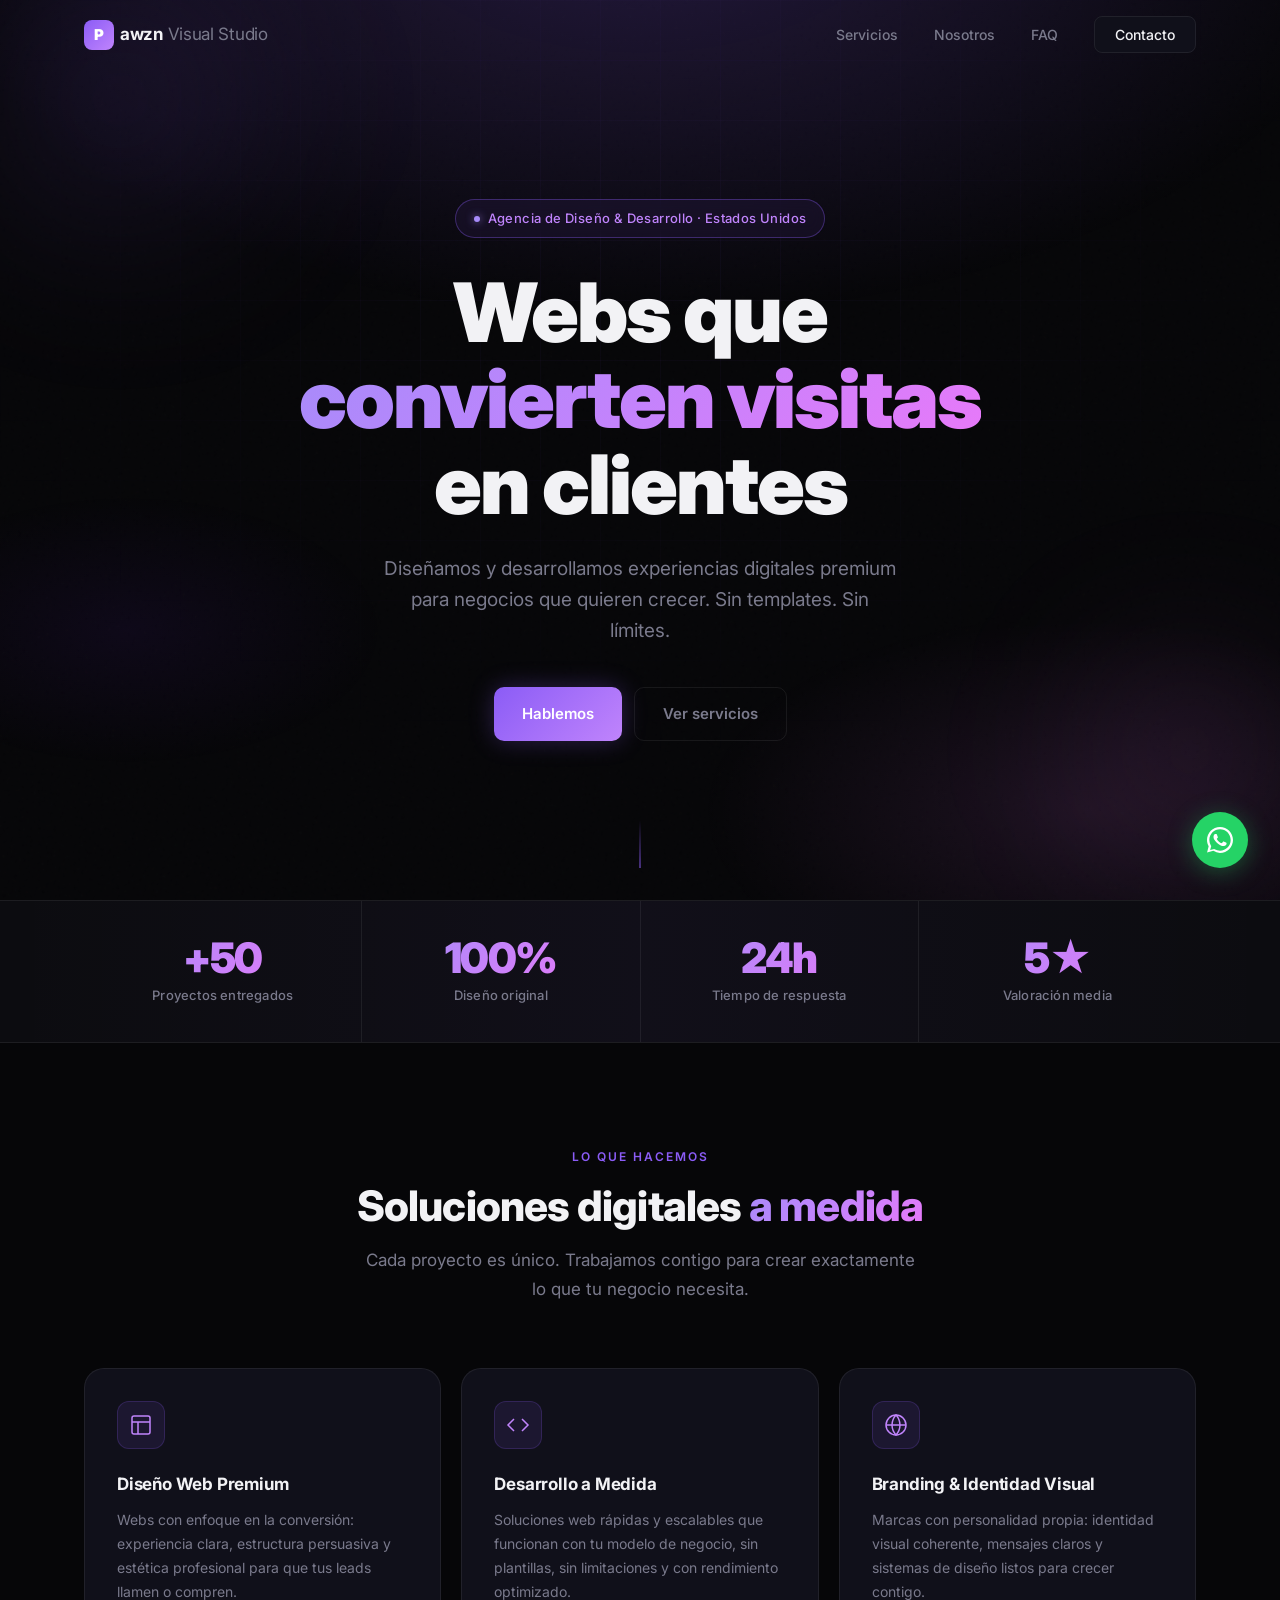
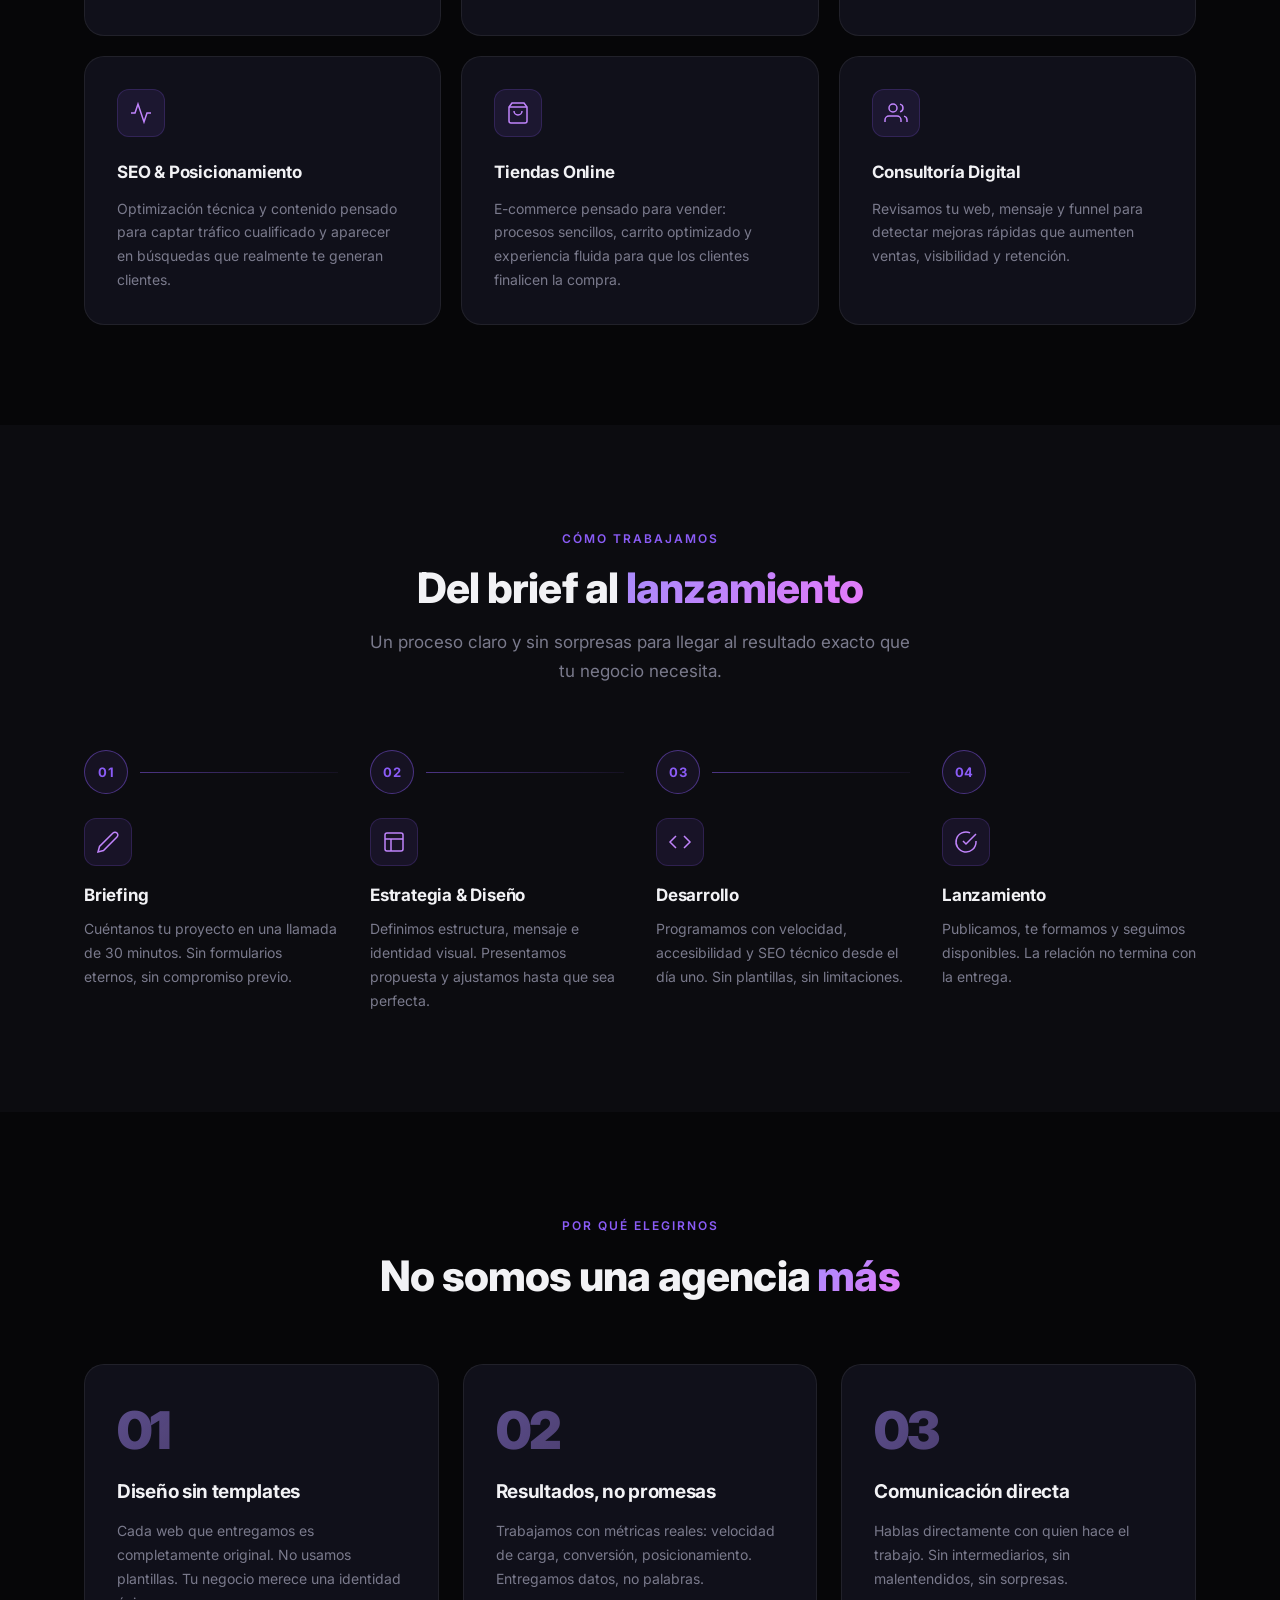
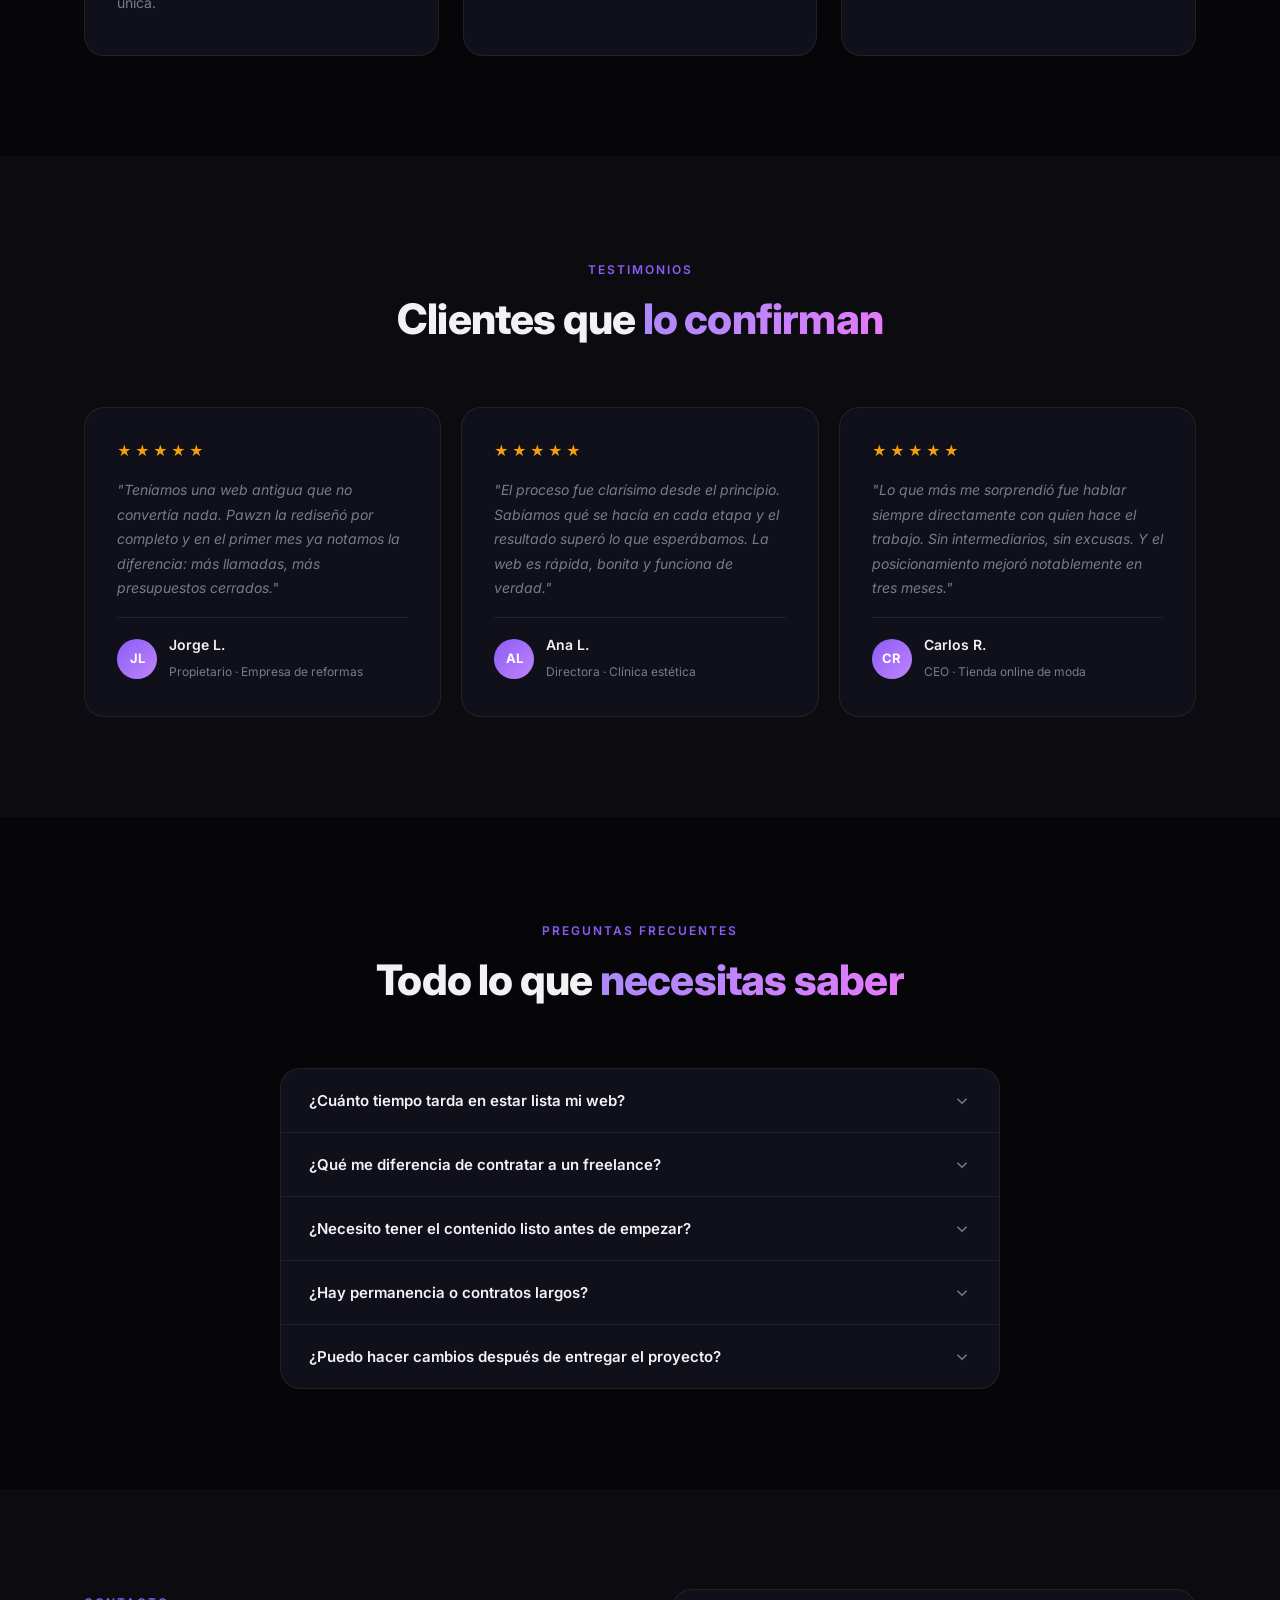
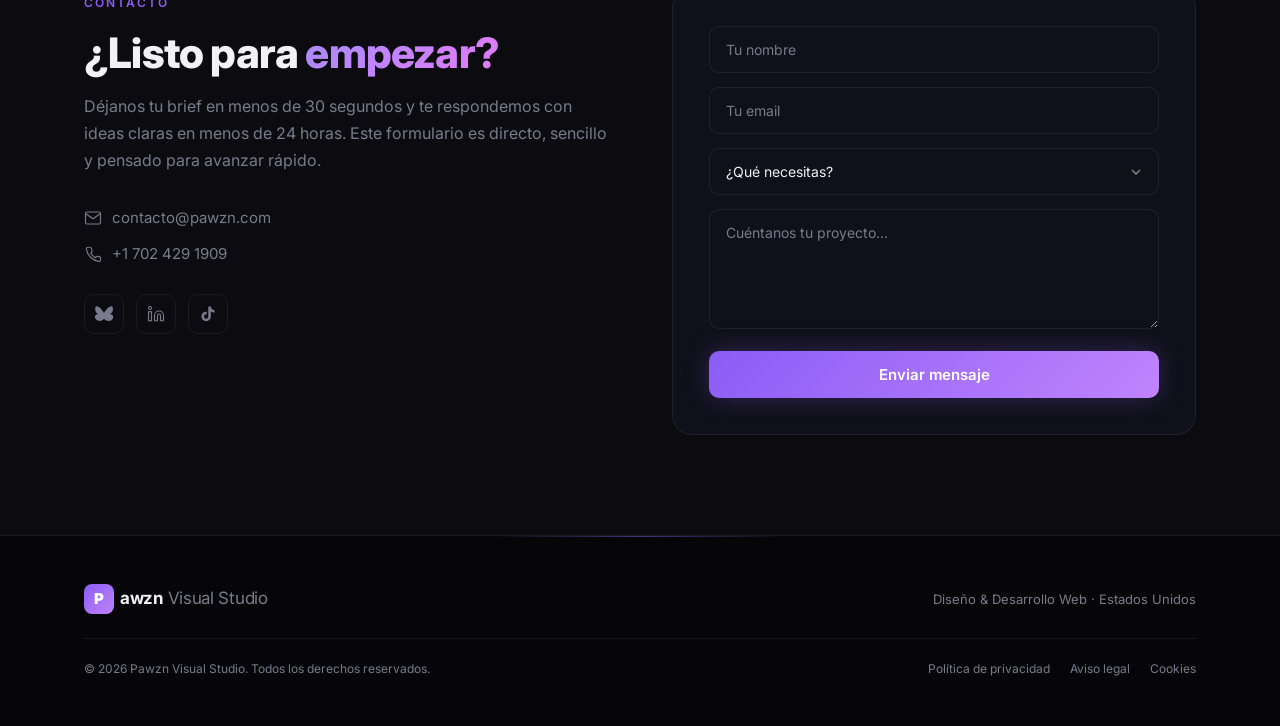
<file: index.html>
<!DOCTYPE html>
<html lang="es">
<head>
  <meta charset="UTF-8" />
  <meta name="viewport" content="width=device-width, initial-scale=1.0" />
  <meta name="description" content="Agencia web en Estados Unidos especializada en diseño web premium, desarrollo a medida, tiendas online y SEO para convertir visitas en clientes." />
  <meta name="keywords" content="diseño web, desarrollo web, SEO, tiendas online, branding, consultoría digital, Estados Unidos" />
  <meta name="theme-color" content="#080808" />
  <link rel="canonical" href="https://www.pawznvisualstudio.com/" />
  <link rel="alternate" href="https://www.pawznvisualstudio.com/" hreflang="es" />
  <title>Pawzn Visual Studio — Diseño & Desarrollo Web</title>
  <meta property="og:title" content="Pawzn Visual Studio — Diseño & Desarrollo Web" />
  <meta property="og:description" content="Agencia web en Estados Unidos especializada en diseño web premium, desarrollo a medida y SEO para convertir visitas en clientes." />
  <meta property="og:type" content="website" />
  <meta property="og:url" content="https://www.pawznvisualstudio.com/" />
  <meta property="og:image" content="https://www.pawznvisualstudio.com/og-image.png" />
  <meta property="og:image:type" content="image/png" />
  <meta property="og:image:width" content="1376" />
  <meta property="og:image:height" content="768" />
  <meta property="og:locale" content="es_ES" />
  <meta name="twitter:card" content="summary_large_image" />
  <meta name="twitter:title" content="Pawzn Visual Studio — Diseño & Desarrollo Web" />
  <meta name="twitter:description" content="Agencia web en Estados Unidos especializada en diseño web premium, desarrollo a medida y SEO para convertir visitas en clientes." />
  <meta name="twitter:image" content="https://www.pawznvisualstudio.com/og-image.png" />
  <link rel="icon" href="favicon.ico" sizes="32x32" />
  <link rel="icon" href="favicon.svg" type="image/svg+xml" />
  <link rel="apple-touch-icon" href="favicon-32.png" />
  <link rel="preconnect" href="https://fonts.googleapis.com" />
  <link rel="preconnect" href="https://fonts.gstatic.com" crossorigin />
  <link href="https://fonts.googleapis.com/css2?family=Inter:wght@400;500;600;700;800;900&display=swap" rel="stylesheet" />
  <link rel="stylesheet" href="style.css" />
  <script type="application/ld+json">
  {
    "@context": "https://schema.org",
    "@type": "ProfessionalService",
    "name": "Pawzn Visual Studio",
    "description": "Agencia de diseño web y desarrollo a medida en Estados Unidos, especializada en SEO, tiendas online y branding.",
    "url": "https://www.pawznvisualstudio.com/",
    "telephone": "+1 702 429 1909",
    "email": "contacto@pawzn.com",
    "address": {
      "@type": "PostalAddress",
      "addressLocality": "Estados Unidos",
      "addressCountry": "US"
    },
    "sameAs": [
      "https://www.linkedin.com/in/monica-rodriguez-188956415/",
      "https://www.tiktok.com/@monicarodriguez3310",
      "https://bsky.app/profile/pawzn.bsky.social"
    ]
  }
  </script>
</head>
<body>

  <!-- NAV -->
  <nav class="nav" id="nav" aria-label="Navegación principal">
    <div class="nav__inner">
      <a href="#" class="nav__logo">
        <span class="logo-mark">P</span>
        <span class="logo-text">awzn<span class="logo-dim"> Visual Studio</span></span>
      </a>
      <ul class="nav__links">
        <li><a href="#servicios">Servicios</a></li>
        <li><a href="#por-que">Nosotros</a></li>
        <li><a href="#faq">FAQ</a></li>
        <li><a href="#contacto" class="nav__cta">Contacto</a></li>
      </ul>
      <button class="nav__burger" id="burger" aria-label="Menú">
        <span></span><span></span><span></span>
      </button>
    </div>
    <div class="nav__mobile" id="mobileMenu">
      <a href="#servicios">Servicios</a>
      <a href="#por-que">Nosotros</a>
      <a href="#faq">FAQ</a>
      <a href="#contacto">Contacto</a>
    </div>
  </nav>

  <main>
    <!-- HERO -->
    <section class="hero" id="inicio">
    <div class="hero__bg"></div>
    <div class="hero__orb hero__orb--1"></div>
    <div class="hero__orb hero__orb--2"></div>
    <div class="hero__content">
      <div class="hero__badge reveal">Agencia de Diseño & Desarrollo · Estados Unidos</div>
      <h1 class="hero__title reveal reveal--delay-1">
        Webs que<br />
        <span class="gradient-text">convierten visitas</span><br />
        en clientes
      </h1>
      <p class="hero__sub reveal reveal--delay-2">
        Diseñamos y desarrollamos experiencias digitales premium para negocios que quieren crecer. Sin templates. Sin límites.
      </p>
      <div class="hero__actions reveal reveal--delay-3">
        <a href="#contacto" class="btn btn--primary">Hablemos</a>
        <a href="#servicios" class="btn btn--ghost">Ver servicios</a>
      </div>
    </div>
    <div class="hero__scroll">
      <span></span>
    </div>
  </section>

  <!-- STATS STRIP -->
  <section class="stats" aria-label="Estadísticas">
    <div class="stats__grid container">
      <div class="stat-item">
        <div class="stat-num">+50</div>
        <div class="stat-label">Proyectos entregados</div>
      </div>
      <div class="stat-item">
        <div class="stat-num">100%</div>
        <div class="stat-label">Diseño original</div>
      </div>
      <div class="stat-item">
        <div class="stat-num">24h</div>
        <div class="stat-label">Tiempo de respuesta</div>
      </div>
      <div class="stat-item">
        <div class="stat-num">5★</div>
        <div class="stat-label">Valoración media</div>
      </div>
    </div>
  </section>

  <!-- SERVICIOS -->
  <section class="services" id="servicios">
    <div class="container">
      <div class="section-header reveal">
        <p class="section-label">Lo que hacemos</p>
        <h2 class="section-title">Soluciones digitales <span class="gradient-text">a medida</span></h2>
        <p class="section-sub">Cada proyecto es único. Trabajamos contigo para crear exactamente lo que tu negocio necesita.</p>
      </div>
      <div class="services__grid">

        <div class="service-card reveal">
          <div class="service-card__icon">
            <svg viewBox="0 0 24 24" fill="none" stroke="currentColor" stroke-width="1.5"><rect x="3" y="3" width="18" height="18" rx="2"/><path d="M3 9h18M9 21V9"/></svg>
          </div>
          <h3>Diseño Web Premium</h3>
          <p>Webs con enfoque en la conversión: experiencia clara, estructura persuasiva y estética profesional para que tus leads llamen o compren.</p>
        </div>

        <div class="service-card reveal">
          <div class="service-card__icon">
            <svg viewBox="0 0 24 24" fill="none" stroke="currentColor" stroke-width="1.5"><polyline points="16 18 22 12 16 6"/><polyline points="8 6 2 12 8 18"/></svg>
          </div>
          <h3>Desarrollo a Medida</h3>
          <p>Soluciones web rápidas y escalables que funcionan con tu modelo de negocio, sin plantillas, sin limitaciones y con rendimiento optimizado.</p>
        </div>

        <div class="service-card reveal">
          <div class="service-card__icon">
            <svg viewBox="0 0 24 24" fill="none" stroke="currentColor" stroke-width="1.5"><circle cx="12" cy="12" r="10"/><path d="M12 2a15.3 15.3 0 0 1 4 10 15.3 15.3 0 0 1-4 10 15.3 15.3 0 0 1-4-10 15.3 15.3 0 0 1 4-10z"/><path d="M2 12h20"/></svg>
          </div>
          <h3>Branding & Identidad Visual</h3>
          <p>Marcas con personalidad propia: identidad visual coherente, mensajes claros y sistemas de diseño listos para crecer contigo.</p>
        </div>

        <div class="service-card reveal">
          <div class="service-card__icon">
            <svg viewBox="0 0 24 24" fill="none" stroke="currentColor" stroke-width="1.5"><polyline points="22 12 18 12 15 21 9 3 6 12 2 12"/></svg>
          </div>
          <h3>SEO & Posicionamiento</h3>
          <p>Optimización técnica y contenido pensado para captar tráfico cualificado y aparecer en búsquedas que realmente te generan clientes.</p>
        </div>

        <div class="service-card reveal">
          <div class="service-card__icon">
            <svg viewBox="0 0 24 24" fill="none" stroke="currentColor" stroke-width="1.5"><path d="M6 2L3 6v14a2 2 0 002 2h14a2 2 0 002-2V6l-3-4z"/><line x1="3" y1="6" x2="21" y2="6"/><path d="M16 10a4 4 0 01-8 0"/></svg>
          </div>
          <h3>Tiendas Online</h3>
          <p>E-commerce pensado para vender: procesos sencillos, carrito optimizado y experiencia fluida para que los clientes finalicen la compra.</p>
        </div>

        <div class="service-card reveal">
          <div class="service-card__icon">
            <svg viewBox="0 0 24 24" fill="none" stroke="currentColor" stroke-width="1.5"><path d="M17 21v-2a4 4 0 00-4-4H5a4 4 0 00-4 4v2"/><circle cx="9" cy="7" r="4"/><path d="M23 21v-2a4 4 0 00-3-3.87"/><path d="M16 3.13a4 4 0 010 7.75"/></svg>
          </div>
          <h3>Consultoría Digital</h3>
          <p>Revisamos tu web, mensaje y funnel para detectar mejoras rápidas que aumenten ventas, visibilidad y retención.</p>
        </div>

      </div>
    </div>
  </section>

  <!-- PROCESO -->
  <section class="process" id="proceso">
    <div class="container">
      <div class="section-header reveal">
        <p class="section-label">Cómo trabajamos</p>
        <h2 class="section-title">Del brief al <span class="gradient-text">lanzamiento</span></h2>
        <p class="section-sub">Un proceso claro y sin sorpresas para llegar al resultado exacto que tu negocio necesita.</p>
      </div>
      <div class="process__grid">

        <div class="process__step reveal">
          <div class="process__step-top">
            <div class="process__num">01</div>
            <span class="process__connector"></span>
          </div>
          <div class="process__icon">
            <svg viewBox="0 0 24 24" fill="none" stroke="currentColor" stroke-width="1.5"><path d="M17 3a2.828 2.828 0 1 1 4 4L7.5 20.5 2 22l1.5-5.5L17 3z"/></svg>
          </div>
          <h3>Briefing</h3>
          <p>Cuéntanos tu proyecto en una llamada de 30 minutos. Sin formularios eternos, sin compromiso previo.</p>
        </div>

        <div class="process__step reveal">
          <div class="process__step-top">
            <div class="process__num">02</div>
            <span class="process__connector"></span>
          </div>
          <div class="process__icon">
            <svg viewBox="0 0 24 24" fill="none" stroke="currentColor" stroke-width="1.5"><rect x="3" y="3" width="18" height="18" rx="2"/><path d="M3 9h18M9 21V9"/></svg>
          </div>
          <h3>Estrategia & Diseño</h3>
          <p>Definimos estructura, mensaje e identidad visual. Presentamos propuesta y ajustamos hasta que sea perfecta.</p>
        </div>

        <div class="process__step reveal">
          <div class="process__step-top">
            <div class="process__num">03</div>
            <span class="process__connector"></span>
          </div>
          <div class="process__icon">
            <svg viewBox="0 0 24 24" fill="none" stroke="currentColor" stroke-width="1.5"><polyline points="16 18 22 12 16 6"/><polyline points="8 6 2 12 8 18"/></svg>
          </div>
          <h3>Desarrollo</h3>
          <p>Programamos con velocidad, accesibilidad y SEO técnico desde el día uno. Sin plantillas, sin limitaciones.</p>
        </div>

        <div class="process__step reveal">
          <div class="process__step-top">
            <div class="process__num">04</div>
          </div>
          <div class="process__icon">
            <svg viewBox="0 0 24 24" fill="none" stroke="currentColor" stroke-width="1.5"><path d="M22 11.08V12a10 10 0 1 1-5.93-9.14"/><polyline points="22 4 12 14.01 9 11.01"/></svg>
          </div>
          <h3>Lanzamiento</h3>
          <p>Publicamos, te formamos y seguimos disponibles. La relación no termina con la entrega.</p>
        </div>

      </div>
    </div>
  </section>

  <!-- POR QUÉ PAWZN -->
  <section class="why" id="por-que">
    <div class="container">
      <div class="section-header reveal">
        <p class="section-label">Por qué elegirnos</p>
        <h2 class="section-title">No somos una agencia <span class="gradient-text">más</span></h2>
      </div>
      <div class="why__grid">
        <div class="why-card reveal">
          <div class="why-card__num">01</div>
          <h3>Diseño sin templates</h3>
          <p>Cada web que entregamos es completamente original. No usamos plantillas. Tu negocio merece una identidad única.</p>
        </div>
        <div class="why-card reveal">
          <div class="why-card__num">02</div>
          <h3>Resultados, no promesas</h3>
          <p>Trabajamos con métricas reales: velocidad de carga, conversión, posicionamiento. Entregamos datos, no palabras.</p>
        </div>
        <div class="why-card reveal">
          <div class="why-card__num">03</div>
          <h3>Comunicación directa</h3>
          <p>Hablas directamente con quien hace el trabajo. Sin intermediarios, sin malentendidos, sin sorpresas.</p>
        </div>
      </div>
    </div>
  </section>

  <!-- TESTIMONIOS -->
  <section class="testimonials" id="testimonios">
    <div class="container">
      <div class="section-header reveal">
        <p class="section-label">Testimonios</p>
        <h2 class="section-title">Clientes que <span class="gradient-text">lo confirman</span></h2>
      </div>
      <div class="testimonials__grid">

        <div class="testimonial-card reveal">
          <div class="testimonial-stars">★★★★★</div>
          <p class="testimonial-quote">"Teníamos una web antigua que no convertía nada. Pawzn la rediseñó por completo y en el primer mes ya notamos la diferencia: más llamadas, más presupuestos cerrados."</p>
          <div class="testimonial-author">
            <div class="testimonial-avatar">JL</div>
            <div>
              <strong>Jorge L.</strong>
              <span>Propietario · Empresa de reformas</span>
            </div>
          </div>
        </div>

        <div class="testimonial-card reveal">
          <div class="testimonial-stars">★★★★★</div>
          <p class="testimonial-quote">"El proceso fue clarísimo desde el principio. Sabíamos qué se hacía en cada etapa y el resultado superó lo que esperábamos. La web es rápida, bonita y funciona de verdad."</p>
          <div class="testimonial-author">
            <div class="testimonial-avatar">AL</div>
            <div>
              <strong>Ana L.</strong>
              <span>Directora · Clínica estética</span>
            </div>
          </div>
        </div>

        <div class="testimonial-card reveal">
          <div class="testimonial-stars">★★★★★</div>
          <p class="testimonial-quote">"Lo que más me sorprendió fue hablar siempre directamente con quien hace el trabajo. Sin intermediarios, sin excusas. Y el posicionamiento mejoró notablemente en tres meses."</p>
          <div class="testimonial-author">
            <div class="testimonial-avatar">CR</div>
            <div>
              <strong>Carlos R.</strong>
              <span>CEO · Tienda online de moda</span>
            </div>
          </div>
        </div>

      </div>
    </div>
  </section>

  <!-- FAQ -->
  <section class="faq" id="faq">
    <div class="container">
      <div class="section-header reveal">
        <p class="section-label">Preguntas frecuentes</p>
        <h2 class="section-title">Todo lo que <span class="gradient-text">necesitas saber</span></h2>
      </div>
      <div class="faq__list reveal">

        <div class="faq__item">
          <button class="faq__question">
            <span>¿Cuánto tiempo tarda en estar lista mi web?</span>
            <svg class="faq__icon" viewBox="0 0 24 24" fill="none" stroke="currentColor" stroke-width="2"><polyline points="6 9 12 15 18 9"/></svg>
          </button>
          <div class="faq__answer">
            <p>Depende del alcance del proyecto. Una landing page puede estar lista en 1–2 semanas. Un sitio corporativo completo o una tienda online puede llevar entre 3 y 8 semanas. Te damos un calendario detallado antes de comenzar.</p>
          </div>
        </div>

        <div class="faq__item">
          <button class="faq__question">
            <span>¿Qué me diferencia de contratar a un freelance?</span>
            <svg class="faq__icon" viewBox="0 0 24 24" fill="none" stroke="currentColor" stroke-width="2"><polyline points="6 9 12 15 18 9"/></svg>
          </button>
          <div class="faq__answer">
            <p>Con Pawzn Visual Studio tienes diseño, desarrollo y estrategia en un mismo lugar. No tendrás que coordinar a tres personas distintas ni asumir que el diseño y el código vayan desconectados. Entregamos el proyecto completo.</p>
          </div>
        </div>

        <div class="faq__item">
          <button class="faq__question">
            <span>¿Necesito tener el contenido listo antes de empezar?</span>
            <svg class="faq__icon" viewBox="0 0 24 24" fill="none" stroke="currentColor" stroke-width="2"><polyline points="6 9 12 15 18 9"/></svg>
          </button>
          <div class="faq__answer">
            <p>No es obligatorio, pero sí acelera el proceso. Podemos ayudarte a estructurar los textos y orientarte sobre qué imágenes usar. Lo importante es que la información sobre tu negocio sea real: nunca inventamos datos.</p>
          </div>
        </div>

        <div class="faq__item">
          <button class="faq__question">
            <span>¿Hay permanencia o contratos largos?</span>
            <svg class="faq__icon" viewBox="0 0 24 24" fill="none" stroke="currentColor" stroke-width="2"><polyline points="6 9 12 15 18 9"/></svg>
          </button>
          <div class="faq__answer">
            <p>No. Trabajamos por proyecto o con acuerdos de mantenimiento mensuales sin permanencia. Si en algún momento decides no continuar, te entregamos todos los archivos y accesos sin problema.</p>
          </div>
        </div>

        <div class="faq__item">
          <button class="faq__question">
            <span>¿Puedo hacer cambios después de entregar el proyecto?</span>
            <svg class="faq__icon" viewBox="0 0 24 24" fill="none" stroke="currentColor" stroke-width="2"><polyline points="6 9 12 15 18 9"/></svg>
          </button>
          <div class="faq__answer">
            <p>Sí. Incluimos un período de revisiones dentro del proyecto. Para cambios posteriores, ofrecemos planes de mantenimiento o los gestionamos como proyectos puntuales según la magnitud.</p>
          </div>
        </div>

      </div>
    </div>
  </section>

  <!-- CONTACTO -->
  <section class="contact" id="contacto">
    <div class="container">
      <div class="contact__inner reveal">
        <div class="contact__text">
          <p class="section-label">Contacto</p>
          <h2 class="section-title">¿Listo para <span class="gradient-text">empezar?</span></h2>
          <p class="contact__desc">Déjanos tu brief en menos de 30 segundos y te respondemos con ideas claras en menos de 24 horas. Este formulario es directo, sencillo y pensado para avanzar rápido.</p>
          <div class="contact__links">
            <a href="mailto:contacto@pawzn.com" class="contact__link">
              <svg viewBox="0 0 24 24" fill="none" stroke="currentColor" stroke-width="1.5"><path d="M4 4h16c1.1 0 2 .9 2 2v12c0 1.1-.9 2-2 2H4c-1.1 0-2-.9-2-2V6c0-1.1.9-2 2-2z"/><polyline points="22,6 12,13 2,6"/></svg>
              contacto@pawzn.com
            </a>
            <a href="tel:+17024291909" class="contact__link">
              <svg viewBox="0 0 24 24" fill="none" stroke="currentColor" stroke-width="1.5"><path d="M22 16.92v3a2 2 0 0 1-2.18 2A19.86 19.86 0 0 1 3.09 5.18 2 2 0 0 1 5 3h3a2 2 0 0 1 2 1.72 12.4 12.4 0 0 0 .7 2.81 2 2 0 0 1-.45 2.11L9.09 10.91a16 16 0 0 0 6 6l1.27-1.27a2 2 0 0 1 2.11-.45 12.4 12.4 0 0 0 2.81.7A2 2 0 0 1 22 16.92z"/></svg>
              +1 702 429 1909
            </a>
          </div>
          <div class="contact__socials">
            <a href="https://bsky.app/profile/pawzn.bsky.social" target="_blank" rel="noopener" aria-label="Bluesky">
              <svg viewBox="0 0 24 24" fill="currentColor"><path d="M12 10.8c-1.087-2.114-4.046-6.053-6.798-7.995C2.566.944 1.077 1.242.51 3.423c-.317 1.22-.162 3.876.308 5.28.53 1.58 1.885 2.944 3.445 3.22-2.33.405-4.342 1.637-4.342 3.977 0 2.648 1.96 5.3 6.286 5.3 2.607 0 4.31-1.197 5.793-2.93C13.69 20.07 15.393 21.2 18 21.2c4.326 0 6.286-2.652 6.286-5.3 0-2.34-2.012-3.572-4.342-3.977 1.56-.276 2.915-1.64 3.445-3.22.47-1.404.625-4.06.308-5.28-.567-2.18-2.056-2.48-4.692-.618C16.046 4.747 13.087 8.686 12 10.8z"/></svg>
            </a>
            <a href="https://www.linkedin.com/in/monica-rodriguez-188956415/" target="_blank" rel="noopener" aria-label="LinkedIn">
              <svg viewBox="0 0 24 24" fill="none" stroke="currentColor" stroke-width="1.5"><path d="M16 8a6 6 0 016 6v7h-4v-7a2 2 0 00-2-2 2 2 0 00-2 2v7h-4v-7a6 6 0 016-6z"/><rect x="2" y="9" width="4" height="12"/><circle cx="4" cy="4" r="2"/></svg>
            </a>
            <a href="https://www.tiktok.com/@monicarodriguez3310" target="_blank" rel="noopener" aria-label="TikTok">
              <svg viewBox="0 0 24 24" fill="currentColor"><path d="M19.59 6.69a4.83 4.83 0 01-3.77-4.25V2h-3.45v13.67a2.89 2.89 0 01-2.88 2.5 2.89 2.89 0 01-2.89-2.89 2.89 2.89 0 012.89-2.89c.28 0 .54.04.79.1V9.01a6.34 6.34 0 00-.79-.05 6.34 6.34 0 00-6.34 6.34 6.34 6.34 0 006.34 6.34 6.34 6.34 0 006.33-6.34V8.69a8.18 8.18 0 004.78 1.52V6.76a4.85 4.85 0 01-1.01-.07z"/></svg>
            </a>
          </div>
        </div>
        <form class="contact__form" id="contactForm" action="https://formsubmit.co/contacto@pawzn.com" method="POST">
          <input type="hidden" name="_subject" value="Nuevo mensaje desde Pawzn Visual Studio" />
          <input type="hidden" name="_template" value="table" />
          <input type="hidden" name="_captcha" value="false" />
          <input type="hidden" name="_next" value="https://www.pawznvisualstudio.com/gracias" />
          <div class="contact__feedback" id="contactFeedback" aria-live="polite"></div>
          <noscript>
            <div class="contact__feedback">Si tu navegador no ejecuta JavaScript, el formulario seguirá funcionando. Después de enviar verás una página de confirmación.</div>
          </noscript>
          <div class="form-group">
            <label for="name" class="sr-only">Nombre</label>
            <input type="text" id="name" name="name" placeholder="Tu nombre" required />
          </div>
          <div class="form-group">
            <label for="email" class="sr-only">Email</label>
            <input type="email" id="email" name="email" placeholder="Tu email" required />
          </div>
          <div class="form-group">
            <label for="service" class="sr-only">Servicio</label>
            <select id="service" name="service" aria-label="Servicio que necesitas" required>
              <option value="" disabled selected>¿Qué necesitas?</option>
              <option>Diseño Web Premium</option>
              <option>Desarrollo a Medida</option>
              <option>Branding & Identidad Visual</option>
              <option>SEO & Posicionamiento</option>
              <option>Tienda Online</option>
              <option>Consultoría Digital</option>
            </select>
          </div>
          <div class="form-group">
            <label for="message" class="sr-only">Mensaje</label>
            <textarea id="message" name="message" placeholder="Cuéntanos tu proyecto..." rows="4" required></textarea>
          </div>
          <button type="submit" class="btn btn--primary btn--full">Enviar mensaje</button>
        </form>
      </div>
    </div>
  </section>

  </main>

  <!-- WHATSAPP FAB -->
  <a href="https://wa.me/17024291909" class="whatsapp-fab" target="_blank" rel="noopener" aria-label="Contactar por WhatsApp">
    <svg viewBox="0 0 24 24" fill="currentColor" width="26" height="26"><path d="M17.472 14.382c-.297-.149-1.758-.867-2.03-.967-.273-.099-.471-.148-.67.15-.197.297-.767.966-.94 1.164-.173.199-.347.223-.644.075-.297-.15-1.255-.463-2.39-1.475-.883-.788-1.48-1.761-1.653-2.059-.173-.297-.018-.458.13-.606.134-.133.298-.347.446-.52.149-.174.198-.298.298-.497.099-.198.05-.371-.025-.52-.075-.149-.669-1.612-.916-2.207-.242-.579-.487-.5-.669-.51-.173-.008-.371-.01-.57-.01-.198 0-.52.074-.792.372-.272.297-1.04 1.016-1.04 2.479 0 1.462 1.065 2.875 1.213 3.074.149.198 2.096 3.2 5.077 4.487.709.306 1.262.489 1.694.625.712.227 1.36.195 1.871.118.571-.085 1.758-.719 2.006-1.413.248-.694.248-1.289.173-1.413-.074-.124-.272-.198-.57-.347z"/><path d="M12.004 0C5.374 0 0 5.373 0 12c0 2.121.554 4.109 1.524 5.835L.054 23.5l5.813-1.524A11.951 11.951 0 0012.004 24C18.63 24 24 18.627 24 12S18.63 0 12.004 0zm0 21.818a9.817 9.817 0 01-5.007-1.374l-.36-.214-3.726.977.997-3.637-.235-.374a9.791 9.791 0 01-1.508-5.196c0-5.42 4.413-9.818 9.84-9.818 5.425 0 9.838 4.398 9.838 9.818S17.43 21.818 12.004 21.818z"/></svg>
  </a>

  <footer class="footer">
    <div class="container">
      <div class="footer__top">
        <a href="#" class="nav__logo">
          <span class="logo-mark">P</span>
          <span class="logo-text">awzn<span class="logo-dim"> Visual Studio</span></span>
        </a>
        <p>Diseño & Desarrollo Web · Estados Unidos</p>
      </div>
      <div class="footer__bottom">
        <span>&copy; 2026 Pawzn Visual Studio. Todos los derechos reservados.</span>
        <div class="footer__legal">
          <a href="privacidad.html">Política de privacidad</a>
          <a href="aviso-legal.html">Aviso legal</a>
          <a href="cookies.html">Cookies</a>
        </div>
      </div>
    </div>
  </footer>

  <script src="main.js"></script>
</body>
</html>
</file>
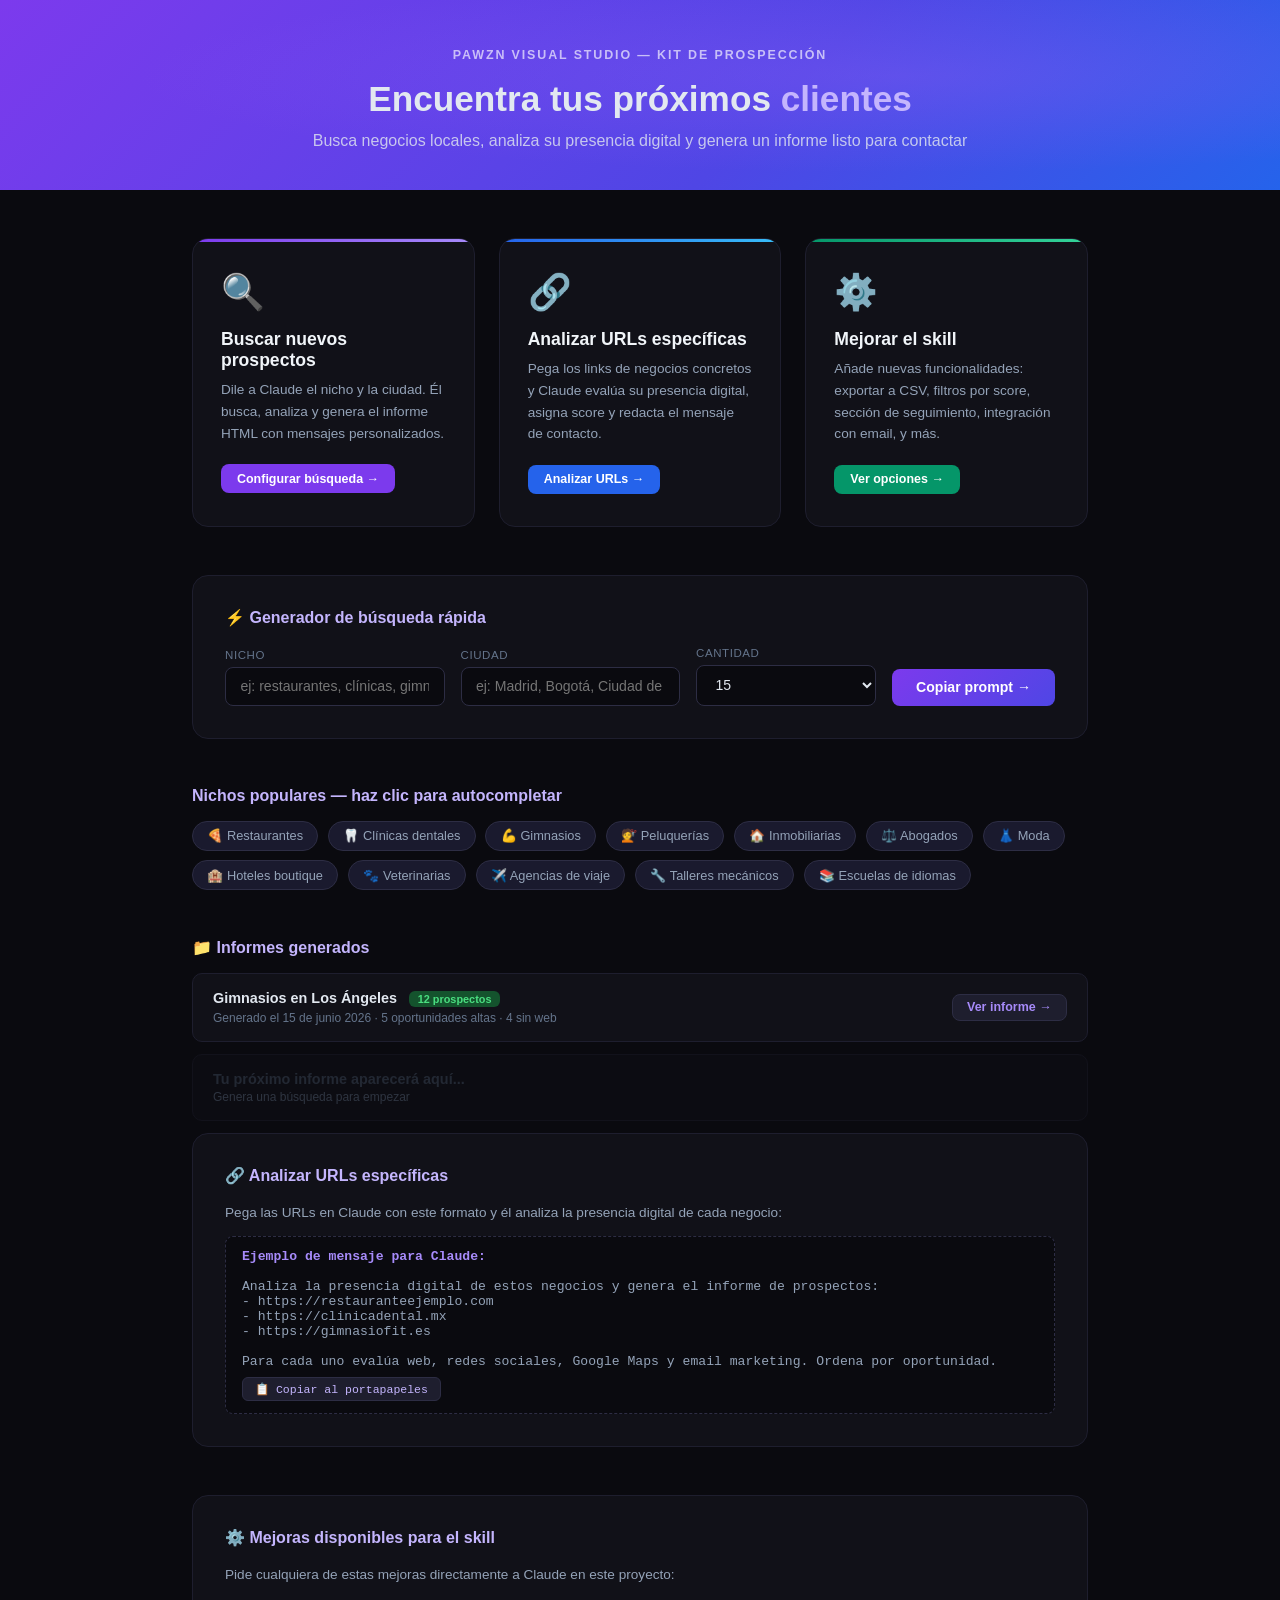
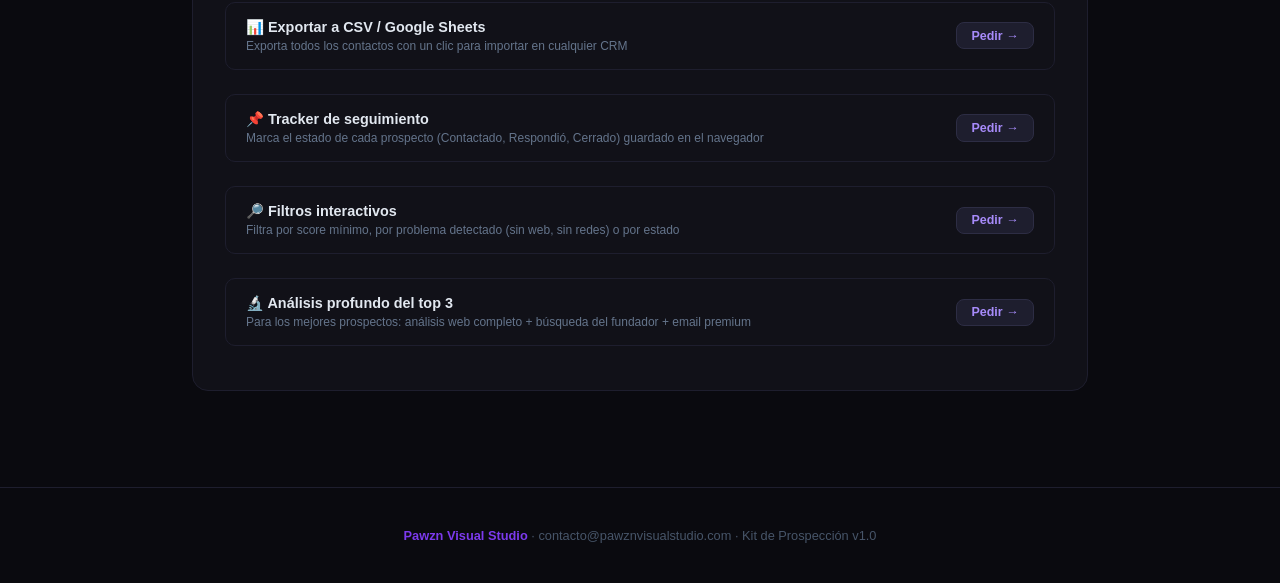
<file: kit-prospeccion/index.html>
<!DOCTYPE html>
<html lang="es">
<head>
<meta charset="UTF-8">
<meta name="viewport" content="width=device-width, initial-scale=1">
<title>Kit de Prospección — Pawzn Visual Studio</title>
<style>
  * { margin: 0; padding: 0; box-sizing: border-box; }
  body { font-family: 'Segoe UI', sans-serif; background: #0a0a0f; color: #e2e8f0; min-height: 100vh; }

  /* HEADER */
  .header {
    background: linear-gradient(135deg, #7c3aed 0%, #4f46e5 60%, #2563eb 100%);
    padding: 3rem 2rem 2.5rem;
    text-align: center;
    position: relative;
    overflow: hidden;
  }
  .header::before {
    content: '';
    position: absolute; inset: 0;
    background: radial-gradient(ellipse at 70% 40%, rgba(139,92,246,0.35) 0%, transparent 60%);
  }
  .header-logo {
    font-size: 0.78rem;
    font-weight: 700;
    letter-spacing: 0.15em;
    text-transform: uppercase;
    color: rgba(255,255,255,0.65);
    margin-bottom: 1rem;
    position: relative;
  }
  .header h1 {
    font-size: 2.2rem;
    font-weight: 900;
    line-height: 1.2;
    position: relative;
  }
  .header h1 span { color: #c4b5fd; }
  .header p {
    opacity: 0.8;
    margin-top: 0.75rem;
    font-size: 1rem;
    position: relative;
  }

  /* MAIN */
  .main { max-width: 960px; margin: 0 auto; padding: 3rem 2rem; }

  /* OPCIONES */
  .opciones { display: grid; grid-template-columns: repeat(auto-fit, minmax(260px, 1fr)); gap: 1.5rem; margin-bottom: 3rem; }

  .card {
    background: #111118;
    border: 1px solid #1e1e2e;
    border-radius: 16px;
    padding: 2rem 1.75rem;
    cursor: pointer;
    transition: border-color 0.2s, transform 0.2s, box-shadow 0.2s;
    position: relative;
    overflow: hidden;
  }
  .card::before {
    content: '';
    position: absolute;
    top: 0; left: 0; right: 0;
    height: 3px;
    border-radius: 16px 16px 0 0;
  }
  .card-1::before { background: linear-gradient(90deg, #7c3aed, #a78bfa); }
  .card-2::before { background: linear-gradient(90deg, #2563eb, #38bdf8); }
  .card-3::before { background: linear-gradient(90deg, #059669, #34d399); }

  .card:hover {
    border-color: #3d3d5c;
    transform: translateY(-3px);
    box-shadow: 0 12px 40px rgba(124,58,237,0.18);
  }

  .card-icon {
    font-size: 2.2rem;
    margin-bottom: 1rem;
    display: block;
  }
  .card h3 {
    font-size: 1.1rem;
    font-weight: 700;
    margin-bottom: 0.5rem;
    color: #f1f5f9;
  }
  .card p {
    font-size: 0.85rem;
    color: #94a3b8;
    line-height: 1.6;
  }
  .card-cta {
    display: inline-block;
    margin-top: 1.25rem;
    padding: 0.45rem 1rem;
    border-radius: 8px;
    font-size: 0.78rem;
    font-weight: 600;
    border: none;
    cursor: pointer;
    transition: opacity 0.15s;
    text-decoration: none;
  }
  .card-cta:hover { opacity: 0.85; }
  .cta-1 { background: #7c3aed; color: white; }
  .cta-2 { background: #2563eb; color: white; }
  .cta-3 { background: #059669; color: white; }

  /* BUSCADOR RÁPIDO */
  .buscador {
    background: #111118;
    border: 1px solid #1e1e2e;
    border-radius: 16px;
    padding: 2rem;
    margin-bottom: 3rem;
  }
  .buscador h2 {
    font-size: 1rem;
    font-weight: 700;
    color: #c4b5fd;
    margin-bottom: 1.25rem;
  }
  .form-row { display: flex; gap: 1rem; flex-wrap: wrap; align-items: flex-end; }
  .form-group { flex: 1; min-width: 180px; }
  .form-group label { display: block; font-size: 0.72rem; color: #64748b; text-transform: uppercase; letter-spacing: 0.05em; margin-bottom: 0.4rem; }
  .form-group input, .form-group select {
    width: 100%;
    background: #0a0a0f;
    border: 1px solid #2d2d44;
    border-radius: 8px;
    padding: 0.65rem 0.9rem;
    color: #e2e8f0;
    font-size: 0.88rem;
    outline: none;
    transition: border-color 0.2s;
    font-family: inherit;
  }
  .form-group input:focus, .form-group select:focus { border-color: #7c3aed; }
  .form-group select option { background: #111118; }
  .btn-buscar {
    padding: 0.65rem 1.5rem;
    background: linear-gradient(135deg, #7c3aed, #4f46e5);
    color: white;
    border: none;
    border-radius: 8px;
    font-size: 0.88rem;
    font-weight: 700;
    cursor: pointer;
    white-space: nowrap;
    transition: opacity 0.15s, transform 0.15s;
  }
  .btn-buscar:hover { opacity: 0.9; transform: translateY(-1px); }

  .prompt-preview {
    margin-top: 1rem;
    padding: 0.75rem 1rem;
    background: #0a0a0f;
    border: 1px dashed #2d2d44;
    border-radius: 8px;
    font-size: 0.82rem;
    color: #94a3b8;
    font-family: 'Courier New', monospace;
    display: none;
  }
  .prompt-preview.visible { display: block; }
  .prompt-preview strong { color: #a78bfa; }
  .copy-prompt {
    display: inline-block;
    margin-top: 0.5rem;
    padding: 0.25rem 0.75rem;
    background: #1e1e2e;
    color: #c4b5fd;
    border: 1px solid #2d2d44;
    border-radius: 6px;
    font-size: 0.72rem;
    cursor: pointer;
    font-family: inherit;
    transition: background 0.15s;
  }
  .copy-prompt:hover { background: #2d2d44; }

  /* INFORMES GENERADOS */
  .informes h2 {
    font-size: 1rem;
    font-weight: 700;
    color: #c4b5fd;
    margin-bottom: 1rem;
  }
  .informe-item {
    display: flex;
    align-items: center;
    justify-content: space-between;
    background: #111118;
    border: 1px solid #1e1e2e;
    border-radius: 10px;
    padding: 1rem 1.25rem;
    margin-bottom: 0.75rem;
    transition: border-color 0.15s;
  }
  .informe-item:hover { border-color: #3d3d5c; }
  .informe-info { flex: 1; }
  .informe-title { font-weight: 600; font-size: 0.9rem; }
  .informe-meta { font-size: 0.75rem; color: #64748b; margin-top: 0.2rem; }
  .badge {
    display: inline-block;
    padding: 0.15rem 0.55rem;
    border-radius: 6px;
    font-size: 0.68rem;
    font-weight: 600;
    background: #14532d;
    color: #4ade80;
    margin-left: 0.5rem;
  }
  .btn-ver {
    padding: 0.35rem 0.9rem;
    background: #1e1e2e;
    color: #a78bfa;
    border: 1px solid #2d2d44;
    border-radius: 8px;
    font-size: 0.78rem;
    font-weight: 600;
    cursor: pointer;
    text-decoration: none;
    transition: background 0.15s;
    font-family: inherit;
  }
  .btn-ver:hover { background: #2d2d44; }

  /* NICHOS SUGERIDOS */
  .sugeridos { margin-bottom: 3rem; }
  .sugeridos h2 { font-size: 1rem; font-weight: 700; color: #c4b5fd; margin-bottom: 1rem; }
  .nichos-grid { display: flex; flex-wrap: wrap; gap: 0.6rem; }
  .nicho-chip {
    padding: 0.4rem 0.9rem;
    background: #1a1a2e;
    border: 1px solid #2d2d44;
    border-radius: 999px;
    font-size: 0.8rem;
    color: #94a3b8;
    cursor: pointer;
    transition: all 0.15s;
  }
  .nicho-chip:hover { background: #2d2d44; color: #e2e8f0; border-color: #7c3aed; }

  /* FOOTER */
  .footer { text-align: center; padding: 2.5rem 1rem; color: #475569; font-size: 0.8rem; border-top: 1px solid #1e1e2e; }
  .footer strong { color: #7c3aed; }

  @media (max-width: 640px) {
    .header h1 { font-size: 1.6rem; }
    .form-row { flex-direction: column; }
    .btn-buscar { width: 100%; }
  }
</style>
</head>
<body>

<div class="header">
  <div class="header-logo">Pawzn Visual Studio — Kit de Prospección</div>
  <h1>Encuentra tus próximos <span>clientes</span></h1>
  <p>Busca negocios locales, analiza su presencia digital y genera un informe listo para contactar</p>
</div>

<div class="main">

  <!-- OPCIONES -->
  <div class="opciones">
    <div class="card card-1">
      <span class="card-icon">🔍</span>
      <h3>Buscar nuevos prospectos</h3>
      <p>Dile a Claude el nicho y la ciudad. Él busca, analiza y genera el informe HTML con mensajes personalizados.</p>
      <a class="card-cta cta-1" href="#buscador-rapido">Configurar búsqueda →</a>
    </div>
    <div class="card card-2">
      <span class="card-icon">🔗</span>
      <h3>Analizar URLs específicas</h3>
      <p>Pega los links de negocios concretos y Claude evalúa su presencia digital, asigna score y redacta el mensaje de contacto.</p>
      <a class="card-cta cta-2" href="#urls-especificas">Analizar URLs →</a>
    </div>
    <div class="card card-3">
      <span class="card-icon">⚙️</span>
      <h3>Mejorar el skill</h3>
      <p>Añade nuevas funcionalidades: exportar a CSV, filtros por score, sección de seguimiento, integración con email, y más.</p>
      <a class="card-cta cta-3" href="#mejorar">Ver opciones →</a>
    </div>
  </div>

  <!-- BUSCADOR RÁPIDO -->
  <div class="buscador" id="buscador-rapido">
    <h2>⚡ Generador de búsqueda rápida</h2>
    <div class="form-row">
      <div class="form-group">
        <label>Nicho</label>
        <input type="text" id="inp-nicho" placeholder="ej: restaurantes, clínicas, gimnasios" oninput="generarPrompt()">
      </div>
      <div class="form-group">
        <label>Ciudad</label>
        <input type="text" id="inp-ciudad" placeholder="ej: Madrid, Bogotá, Ciudad de México" oninput="generarPrompt()">
      </div>
      <div class="form-group" style="max-width:120px">
        <label>Cantidad</label>
        <select id="inp-cantidad" onchange="generarPrompt()">
          <option>10</option>
          <option selected>15</option>
          <option>20</option>
          <option>30</option>
        </select>
      </div>
      <button class="btn-buscar" onclick="generarPrompt(); copiarPrompt()">Copiar prompt →</button>
    </div>
    <div class="prompt-preview" id="prompt-preview">
      <strong>Copia este mensaje en Claude:</strong><br><br>
      <span id="prompt-texto"></span>
      <br>
      <button class="copy-prompt" onclick="copiarPrompt()">📋 Copiar al portapapeles</button>
    </div>
  </div>

  <!-- NICHOS SUGERIDOS -->
  <div class="sugeridos">
    <h2>Nichos populares — haz clic para autocompletar</h2>
    <div class="nichos-grid">
      <span class="nicho-chip" onclick="setNicho('restaurantes')">🍕 Restaurantes</span>
      <span class="nicho-chip" onclick="setNicho('clínicas dentales')">🦷 Clínicas dentales</span>
      <span class="nicho-chip" onclick="setNicho('gimnasios')">💪 Gimnasios</span>
      <span class="nicho-chip" onclick="setNicho('peluquerías y salones de belleza')">💇 Peluquerías</span>
      <span class="nicho-chip" onclick="setNicho('inmobiliarias')">🏠 Inmobiliarias</span>
      <span class="nicho-chip" onclick="setNicho('despachos de abogados')">⚖️ Abogados</span>
      <span class="nicho-chip" onclick="setNicho('tiendas de ropa')">👗 Moda</span>
      <span class="nicho-chip" onclick="setNicho('hoteles boutique')">🏨 Hoteles boutique</span>
      <span class="nicho-chip" onclick="setNicho('clínicas veterinarias')">🐾 Veterinarias</span>
      <span class="nicho-chip" onclick="setNicho('agencias de viajes')">✈️ Agencias de viaje</span>
      <span class="nicho-chip" onclick="setNicho('talleres mecánicos')">🔧 Talleres mecánicos</span>
      <span class="nicho-chip" onclick="setNicho('escuelas de idiomas')">📚 Escuelas de idiomas</span>
    </div>
  </div>

  <!-- INFORMES GENERADOS -->
  <div class="informes">
    <h2>📁 Informes generados</h2>
    <div class="informe-item">
      <div class="informe-info">
        <div class="informe-title">Gimnasios en Los Ángeles <span class="badge">12 prospectos</span></div>
        <div class="informe-meta">Generado el 15 de junio 2026 · 5 oportunidades altas · 4 sin web</div>
      </div>
      <a class="btn-ver" href="informe-gimnasios-losangeles-2026-06-15.html" target="_blank">Ver informe →</a>
    </div>
    <div class="informe-item" style="opacity:0.4; pointer-events:none;">
      <div class="informe-info">
        <div class="informe-title" style="color:#475569">Tu próximo informe aparecerá aquí...</div>
        <div class="informe-meta">Genera una búsqueda para empezar</div>
      </div>
    </div>
  </div>

  <!-- URLS ESPECÍFICAS -->
  <div class="buscador" id="urls-especificas">
    <h2>🔗 Analizar URLs específicas</h2>
    <p style="font-size:0.85rem;color:#94a3b8;margin-bottom:1rem">Pega las URLs en Claude con este formato y él analiza la presencia digital de cada negocio:</p>
    <div class="prompt-preview visible" style="display:block">
      <strong>Ejemplo de mensaje para Claude:</strong><br><br>
      Analiza la presencia digital de estos negocios y genera el informe de prospectos:<br>
      - https://restauranteejemplo.com<br>
      - https://clinicadental.mx<br>
      - https://gimnasiofit.es<br><br>
      Para cada uno evalúa web, redes sociales, Google Maps y email marketing. Ordena por oportunidad.
      <br>
      <button class="copy-prompt" onclick="copiarTexto(this.previousSibling.textContent.trim())">📋 Copiar al portapapeles</button>
    </div>
  </div>

  <!-- MEJORAR SKILL -->
  <div class="buscador" id="mejorar">
    <h2>⚙️ Mejoras disponibles para el skill</h2>
    <p style="font-size:0.85rem;color:#94a3b8;margin-bottom:1.25rem">Pide cualquiera de estas mejoras directamente a Claude en este proyecto:</p>
    <div style="display:flex;flex-direction:column;gap:0.75rem">
      <div class="informe-item" style="cursor:pointer" onclick="setMejora('Añade un botón de exportar a CSV en los informes de prospectos para importar los contactos a Google Sheets')">
        <div class="informe-info">
          <div class="informe-title">📊 Exportar a CSV / Google Sheets</div>
          <div class="informe-meta">Exporta todos los contactos con un clic para importar en cualquier CRM</div>
        </div>
        <button class="btn-ver">Pedir →</button>
      </div>
      <div class="informe-item" style="cursor:pointer" onclick="setMejora('Añade una sección de seguimiento al informe HTML con estados: Pendiente, Contactado, Respondió, Cerrado. Que se guarde en localStorage')">
        <div class="informe-info">
          <div class="informe-title">📌 Tracker de seguimiento</div>
          <div class="informe-meta">Marca el estado de cada prospecto (Contactado, Respondió, Cerrado) guardado en el navegador</div>
        </div>
        <button class="btn-ver">Pedir →</button>
      </div>
      <div class="informe-item" style="cursor:pointer" onclick="setMejora('Añade filtros al informe HTML para filtrar prospectos por score, por tipo de problema detectado, y por estado de seguimiento')">
        <div class="informe-info">
          <div class="informe-title">🔎 Filtros interactivos</div>
          <div class="informe-meta">Filtra por score mínimo, por problema detectado (sin web, sin redes) o por estado</div>
        </div>
        <button class="btn-ver">Pedir →</button>
      </div>
      <div class="informe-item" style="cursor:pointer" onclick="setMejora('Añade un modo de análisis profundo para el top 3 de prospectos: analiza su web con Firecrawl, busca al fundador en LinkedIn, y escribe un email de prospección más detallado')">
        <div class="informe-info">
          <div class="informe-title">🔬 Análisis profundo del top 3</div>
          <div class="informe-meta">Para los mejores prospectos: análisis web completo + búsqueda del fundador + email premium</div>
        </div>
        <button class="btn-ver">Pedir →</button>
      </div>
    </div>
  </div>

</div>

<div class="footer">
  <strong>Pawzn Visual Studio</strong> · contacto@pawznvisualstudio.com · Kit de Prospección v1.0
</div>

<script>
function generarPrompt() {
  const nicho = document.getElementById('inp-nicho').value.trim();
  const ciudad = document.getElementById('inp-ciudad').value.trim();
  const cantidad = document.getElementById('inp-cantidad').value;

  const preview = document.getElementById('prompt-preview');
  const texto = document.getElementById('prompt-texto');

  if (nicho && ciudad) {
    const prompt = `Busca ${cantidad} ${nicho} en ${ciudad} que necesiten mejorar su presencia digital. Analiza su web, redes sociales y Google Maps, y genera el informe de prospectos HTML ordenado por oportunidad.`;
    texto.textContent = prompt;
    preview.classList.add('visible');
  } else {
    preview.classList.remove('visible');
  }
}

function copiarPrompt() {
  const texto = document.getElementById('prompt-texto').textContent;
  if (!texto) return;
  navigator.clipboard.writeText(texto).then(() => {
    const btn = document.querySelector('.copy-prompt');
    if (btn) { btn.textContent = '✅ ¡Copiado!'; setTimeout(() => btn.textContent = '📋 Copiar al portapapeles', 2000); }
  });
}

function copiarTexto(texto) {
  navigator.clipboard.writeText(texto);
}

function setNicho(nicho) {
  document.getElementById('inp-nicho').value = nicho;
  document.getElementById('inp-ciudad').focus();
  generarPrompt();
  document.getElementById('buscador-rapido').scrollIntoView({ behavior: 'smooth' });
}

function setMejora(texto) {
  navigator.clipboard.writeText(texto).then(() => {
    alert('✅ Prompt copiado. Pégalo en Claude dentro de este proyecto.');
  });
}
</script>
</body>
</html>
</file>
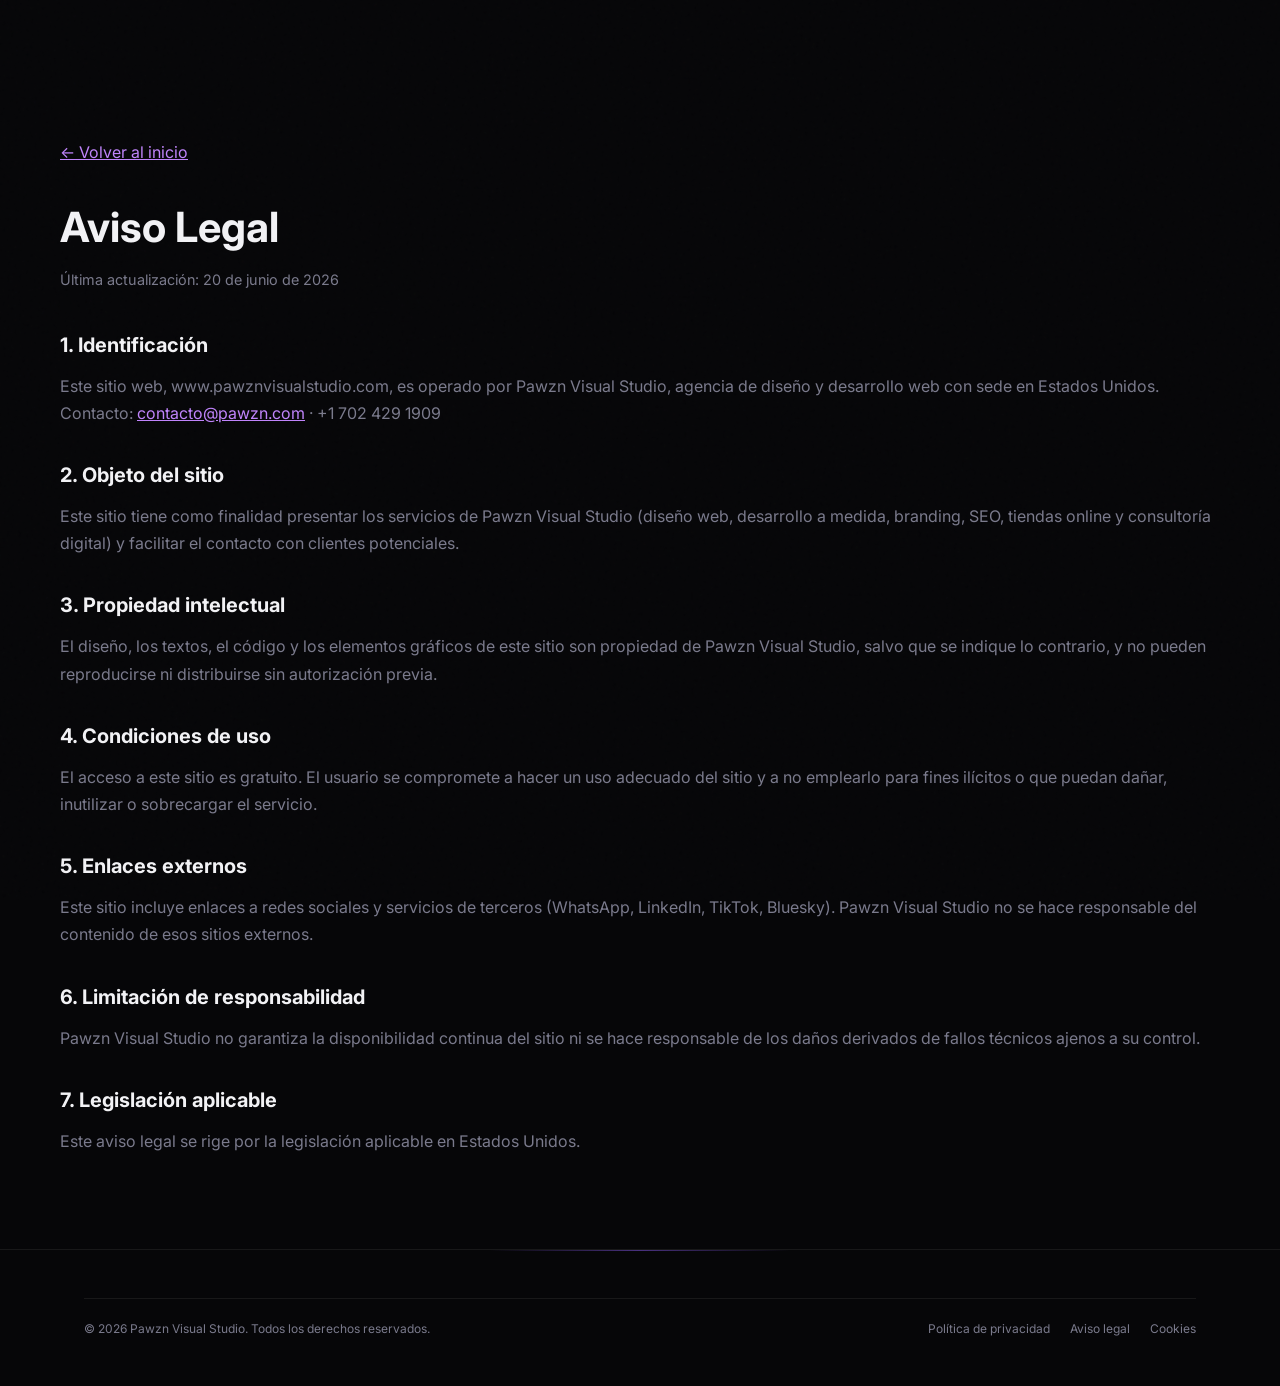
<file: aviso-legal.html>
<!DOCTYPE html>
<html lang="es">
<head>
  <meta charset="UTF-8" />
  <meta name="viewport" content="width=device-width, initial-scale=1.0" />
  <title>Aviso Legal | Pawzn Visual Studio</title>
  <meta name="description" content="Aviso legal de Pawzn Visual Studio: datos de identificación, condiciones de uso del sitio y propiedad intelectual." />
  <link rel="canonical" href="https://www.pawznvisualstudio.com/aviso-legal" />
  <meta name="robots" content="noindex, follow" />
  <link href="https://fonts.googleapis.com/css2?family=Inter:wght@400;500;600;700;800;900&display=swap" rel="stylesheet" />
  <link rel="stylesheet" href="style.css" />
</head>
<body>
  <main class="legal container">
    <a href="index.html" class="legal__back">← Volver al inicio</a>
    <h1>Aviso Legal</h1>
    <p class="legal__updated">Última actualización: 20 de junio de 2026</p>

    <h2>1. Identificación</h2>
    <p>Este sitio web, www.pawznvisualstudio.com, es operado por Pawzn Visual Studio, agencia de diseño y desarrollo web con sede en Estados Unidos.<br />
    Contacto: <a href="mailto:contacto@pawzn.com">contacto@pawzn.com</a> · +1 702 429 1909</p>

    <h2>2. Objeto del sitio</h2>
    <p>Este sitio tiene como finalidad presentar los servicios de Pawzn Visual Studio (diseño web, desarrollo a medida, branding, SEO, tiendas online y consultoría digital) y facilitar el contacto con clientes potenciales.</p>

    <h2>3. Propiedad intelectual</h2>
    <p>El diseño, los textos, el código y los elementos gráficos de este sitio son propiedad de Pawzn Visual Studio, salvo que se indique lo contrario, y no pueden reproducirse ni distribuirse sin autorización previa.</p>

    <h2>4. Condiciones de uso</h2>
    <p>El acceso a este sitio es gratuito. El usuario se compromete a hacer un uso adecuado del sitio y a no emplearlo para fines ilícitos o que puedan dañar, inutilizar o sobrecargar el servicio.</p>

    <h2>5. Enlaces externos</h2>
    <p>Este sitio incluye enlaces a redes sociales y servicios de terceros (WhatsApp, LinkedIn, TikTok, Bluesky). Pawzn Visual Studio no se hace responsable del contenido de esos sitios externos.</p>

    <h2>6. Limitación de responsabilidad</h2>
    <p>Pawzn Visual Studio no garantiza la disponibilidad continua del sitio ni se hace responsable de los daños derivados de fallos técnicos ajenos a su control.</p>

    <h2>7. Legislación aplicable</h2>
    <p>Este aviso legal se rige por la legislación aplicable en Estados Unidos.</p>
  </main>
  <footer class="footer">
    <div class="container">
      <div class="footer__bottom">
        <span>&copy; 2026 Pawzn Visual Studio. Todos los derechos reservados.</span>
        <div class="footer__legal">
          <a href="privacidad.html">Política de privacidad</a>
          <a href="aviso-legal.html">Aviso legal</a>
          <a href="cookies.html">Cookies</a>
        </div>
      </div>
    </div>
  </footer>
</body>
</html>
</file>
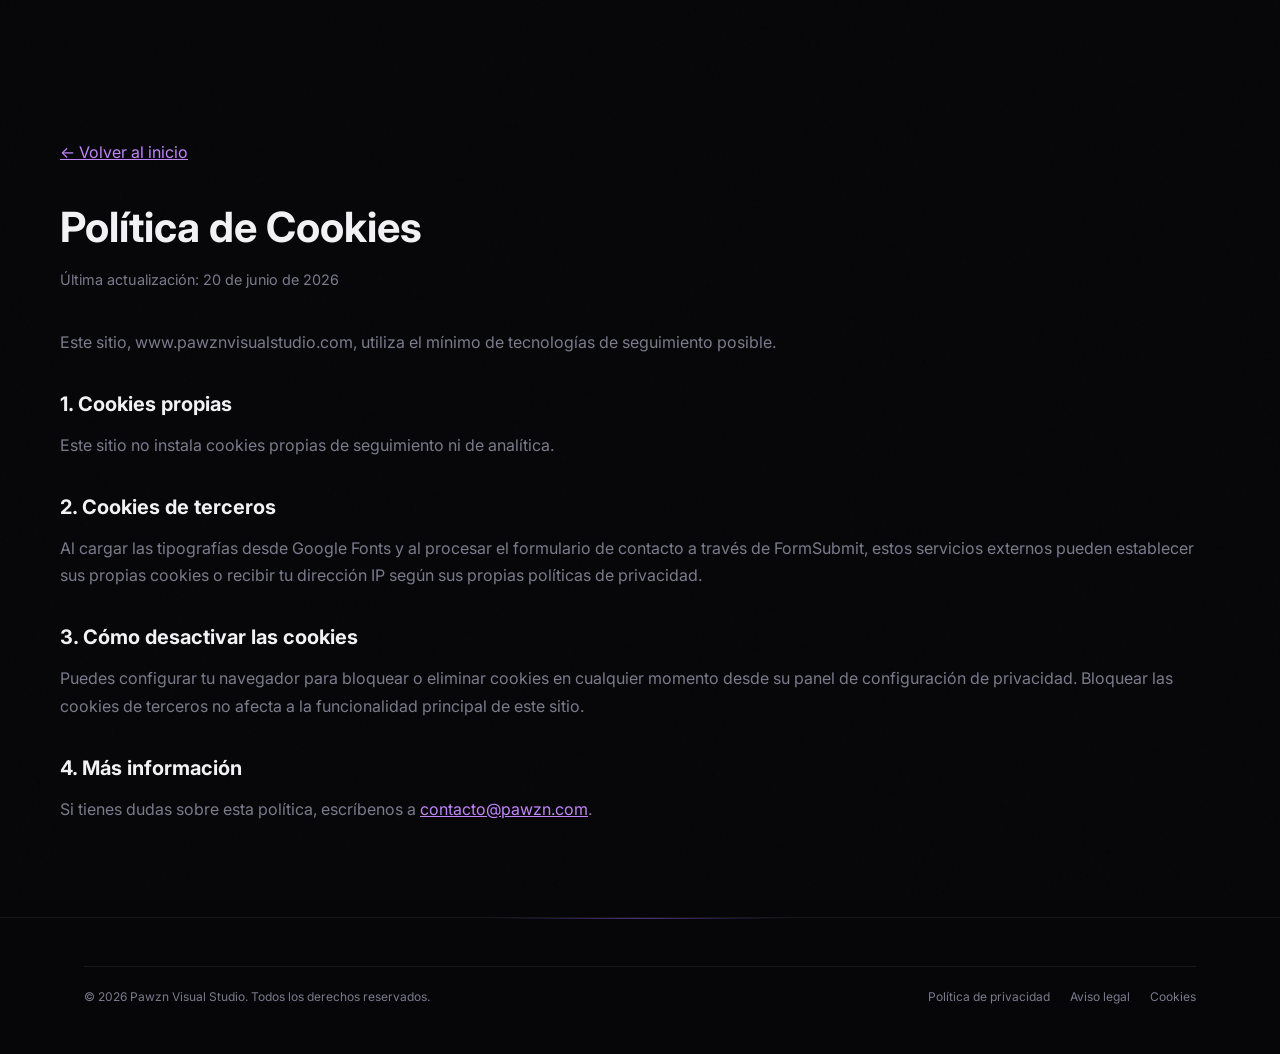
<file: cookies.html>
<!DOCTYPE html>
<html lang="es">
<head>
  <meta charset="UTF-8" />
  <meta name="viewport" content="width=device-width, initial-scale=1.0" />
  <title>Política de Cookies | Pawzn Visual Studio</title>
  <meta name="description" content="Política de cookies de Pawzn Visual Studio: qué cookies se usan en este sitio y para qué." />
  <link rel="canonical" href="https://www.pawznvisualstudio.com/cookies" />
  <meta name="robots" content="noindex, follow" />
  <link href="https://fonts.googleapis.com/css2?family=Inter:wght@400;500;600;700;800;900&display=swap" rel="stylesheet" />
  <link rel="stylesheet" href="style.css" />
</head>
<body>
  <main class="legal container">
    <a href="index.html" class="legal__back">← Volver al inicio</a>
    <h1>Política de Cookies</h1>
    <p class="legal__updated">Última actualización: 20 de junio de 2026</p>

    <p>Este sitio, www.pawznvisualstudio.com, utiliza el mínimo de tecnologías de seguimiento posible.</p>

    <h2>1. Cookies propias</h2>
    <p>Este sitio no instala cookies propias de seguimiento ni de analítica.</p>

    <h2>2. Cookies de terceros</h2>
    <p>Al cargar las tipografías desde Google Fonts y al procesar el formulario de contacto a través de FormSubmit, estos servicios externos pueden establecer sus propias cookies o recibir tu dirección IP según sus propias políticas de privacidad.</p>

    <h2>3. Cómo desactivar las cookies</h2>
    <p>Puedes configurar tu navegador para bloquear o eliminar cookies en cualquier momento desde su panel de configuración de privacidad. Bloquear las cookies de terceros no afecta a la funcionalidad principal de este sitio.</p>

    <h2>4. Más información</h2>
    <p>Si tienes dudas sobre esta política, escríbenos a <a href="mailto:contacto@pawzn.com">contacto@pawzn.com</a>.</p>
  </main>
  <footer class="footer">
    <div class="container">
      <div class="footer__bottom">
        <span>&copy; 2026 Pawzn Visual Studio. Todos los derechos reservados.</span>
        <div class="footer__legal">
          <a href="privacidad.html">Política de privacidad</a>
          <a href="aviso-legal.html">Aviso legal</a>
          <a href="cookies.html">Cookies</a>
        </div>
      </div>
    </div>
  </footer>
</body>
</html>
</file>
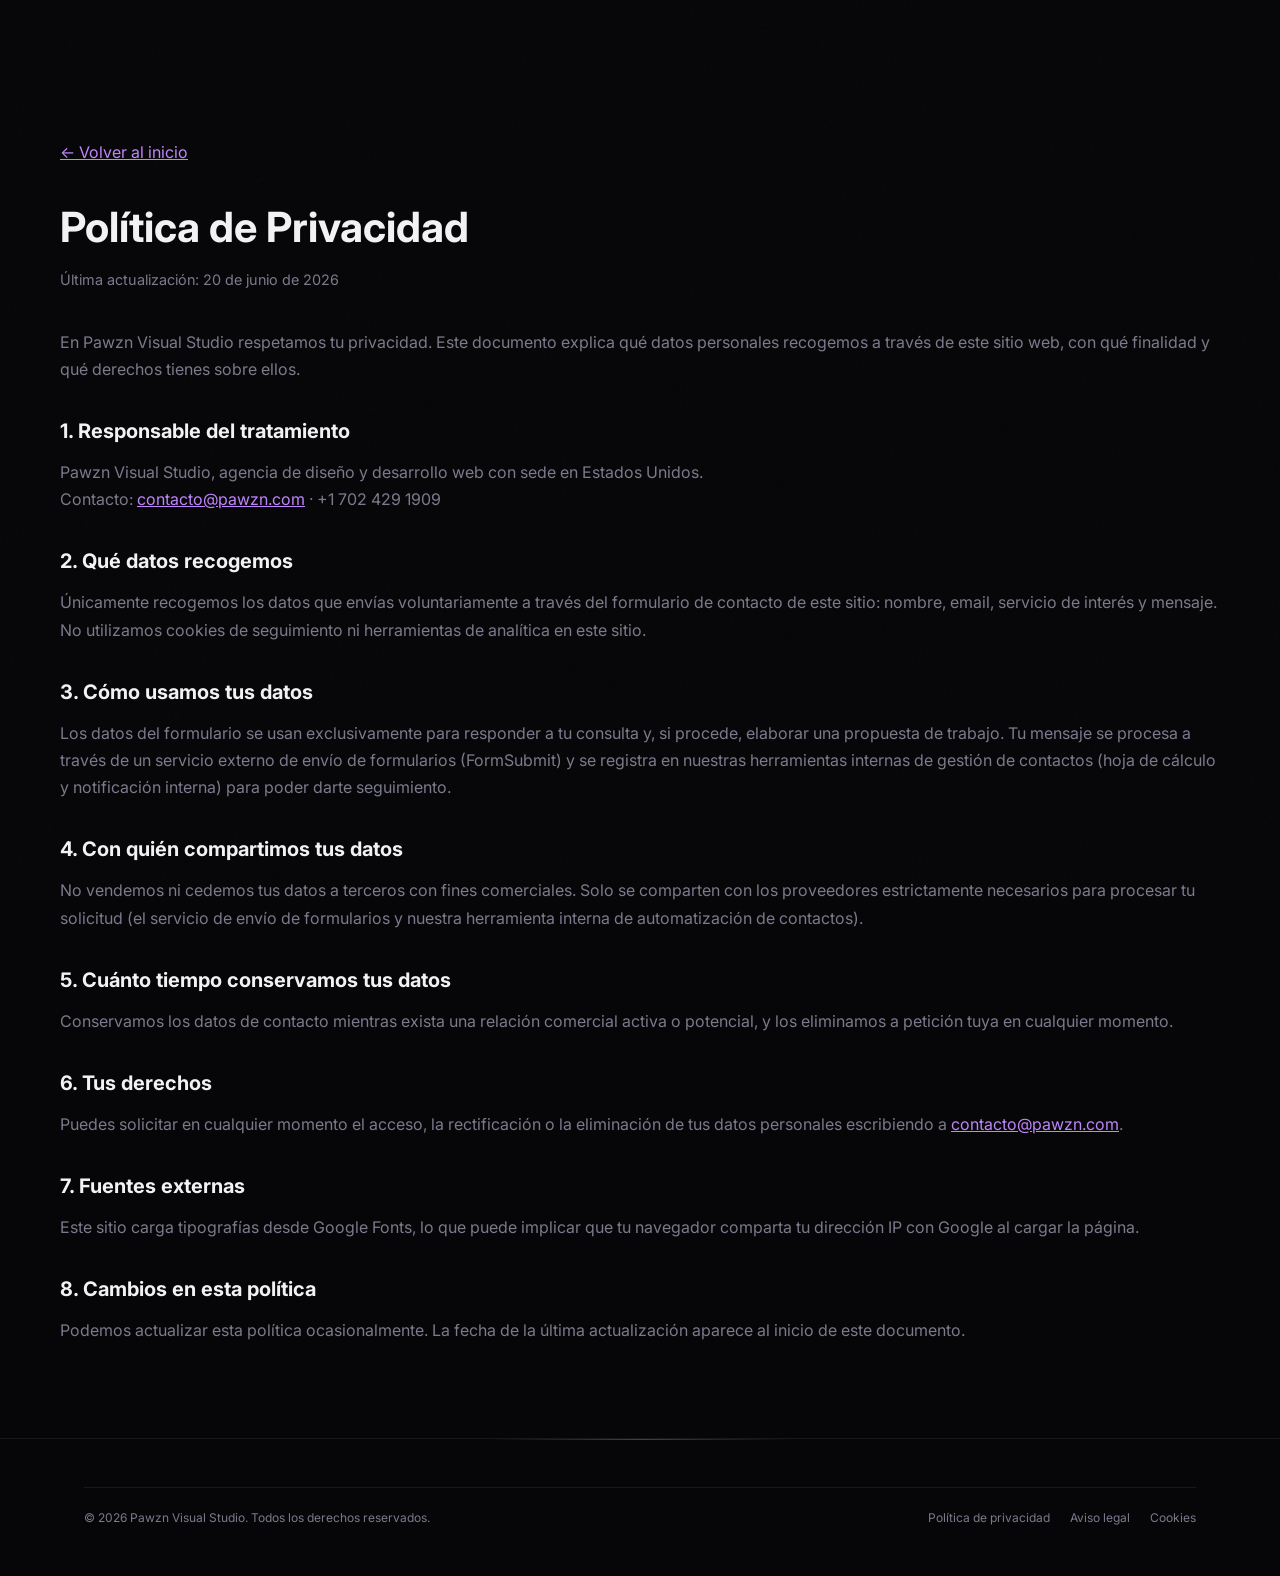
<file: privacidad.html>
<!DOCTYPE html>
<html lang="es">
<head>
  <meta charset="UTF-8" />
  <meta name="viewport" content="width=device-width, initial-scale=1.0" />
  <title>Política de Privacidad | Pawzn Visual Studio</title>
  <meta name="description" content="Política de privacidad de Pawzn Visual Studio: qué datos recogemos a través del formulario de contacto y cómo los usamos." />
  <link rel="canonical" href="https://www.pawznvisualstudio.com/privacidad" />
  <meta name="robots" content="noindex, follow" />
  <link href="https://fonts.googleapis.com/css2?family=Inter:wght@400;500;600;700;800;900&display=swap" rel="stylesheet" />
  <link rel="stylesheet" href="style.css" />
</head>
<body>
  <main class="legal container">
    <a href="index.html" class="legal__back">← Volver al inicio</a>
    <h1>Política de Privacidad</h1>
    <p class="legal__updated">Última actualización: 20 de junio de 2026</p>

    <p>En Pawzn Visual Studio respetamos tu privacidad. Este documento explica qué datos personales recogemos a través de este sitio web, con qué finalidad y qué derechos tienes sobre ellos.</p>

    <h2>1. Responsable del tratamiento</h2>
    <p>Pawzn Visual Studio, agencia de diseño y desarrollo web con sede en Estados Unidos.<br />
    Contacto: <a href="mailto:contacto@pawzn.com">contacto@pawzn.com</a> · +1 702 429 1909</p>

    <h2>2. Qué datos recogemos</h2>
    <p>Únicamente recogemos los datos que envías voluntariamente a través del formulario de contacto de este sitio: nombre, email, servicio de interés y mensaje. No utilizamos cookies de seguimiento ni herramientas de analítica en este sitio.</p>

    <h2>3. Cómo usamos tus datos</h2>
    <p>Los datos del formulario se usan exclusivamente para responder a tu consulta y, si procede, elaborar una propuesta de trabajo. Tu mensaje se procesa a través de un servicio externo de envío de formularios (FormSubmit) y se registra en nuestras herramientas internas de gestión de contactos (hoja de cálculo y notificación interna) para poder darte seguimiento.</p>

    <h2>4. Con quién compartimos tus datos</h2>
    <p>No vendemos ni cedemos tus datos a terceros con fines comerciales. Solo se comparten con los proveedores estrictamente necesarios para procesar tu solicitud (el servicio de envío de formularios y nuestra herramienta interna de automatización de contactos).</p>

    <h2>5. Cuánto tiempo conservamos tus datos</h2>
    <p>Conservamos los datos de contacto mientras exista una relación comercial activa o potencial, y los eliminamos a petición tuya en cualquier momento.</p>

    <h2>6. Tus derechos</h2>
    <p>Puedes solicitar en cualquier momento el acceso, la rectificación o la eliminación de tus datos personales escribiendo a <a href="mailto:contacto@pawzn.com">contacto@pawzn.com</a>.</p>

    <h2>7. Fuentes externas</h2>
    <p>Este sitio carga tipografías desde Google Fonts, lo que puede implicar que tu navegador comparta tu dirección IP con Google al cargar la página.</p>

    <h2>8. Cambios en esta política</h2>
    <p>Podemos actualizar esta política ocasionalmente. La fecha de la última actualización aparece al inicio de este documento.</p>
  </main>
  <footer class="footer">
    <div class="container">
      <div class="footer__bottom">
        <span>&copy; 2026 Pawzn Visual Studio. Todos los derechos reservados.</span>
        <div class="footer__legal">
          <a href="privacidad.html">Política de privacidad</a>
          <a href="aviso-legal.html">Aviso legal</a>
          <a href="cookies.html">Cookies</a>
        </div>
      </div>
    </div>
  </footer>
</body>
</html>
</file>
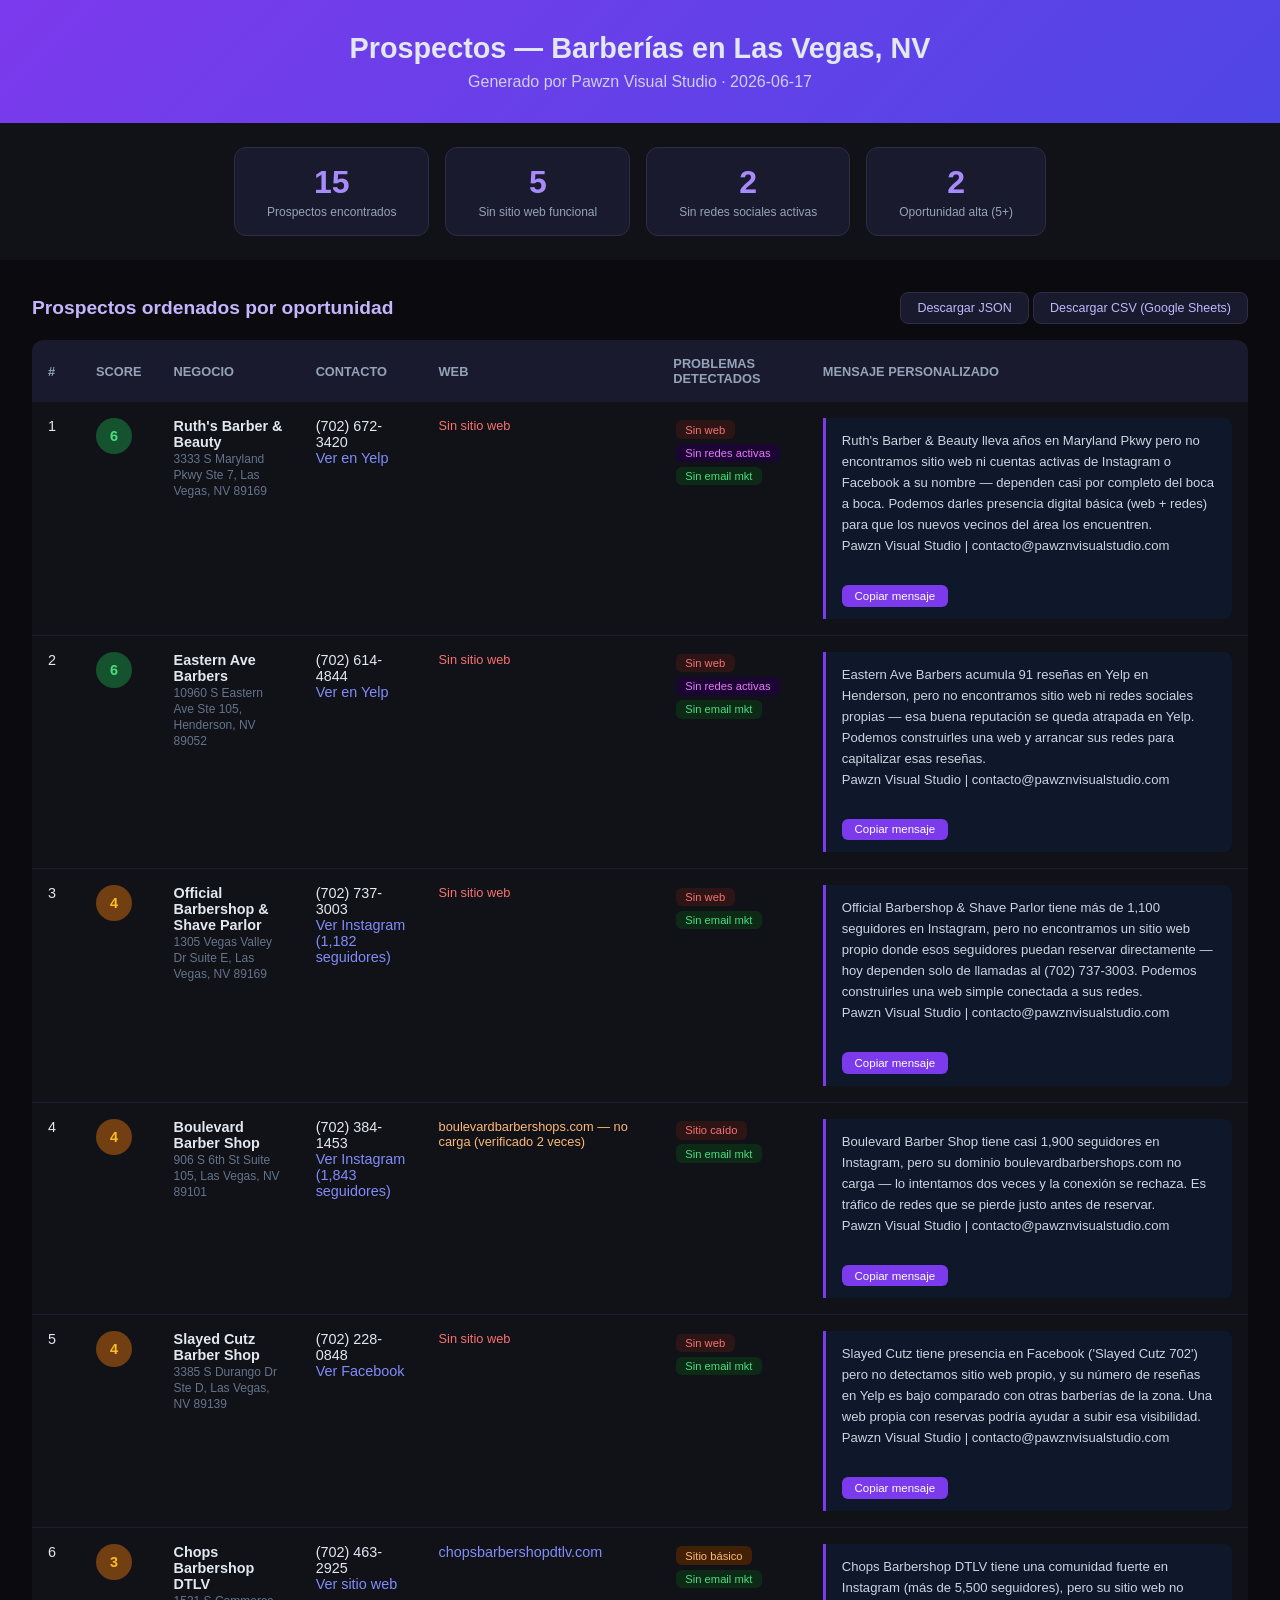
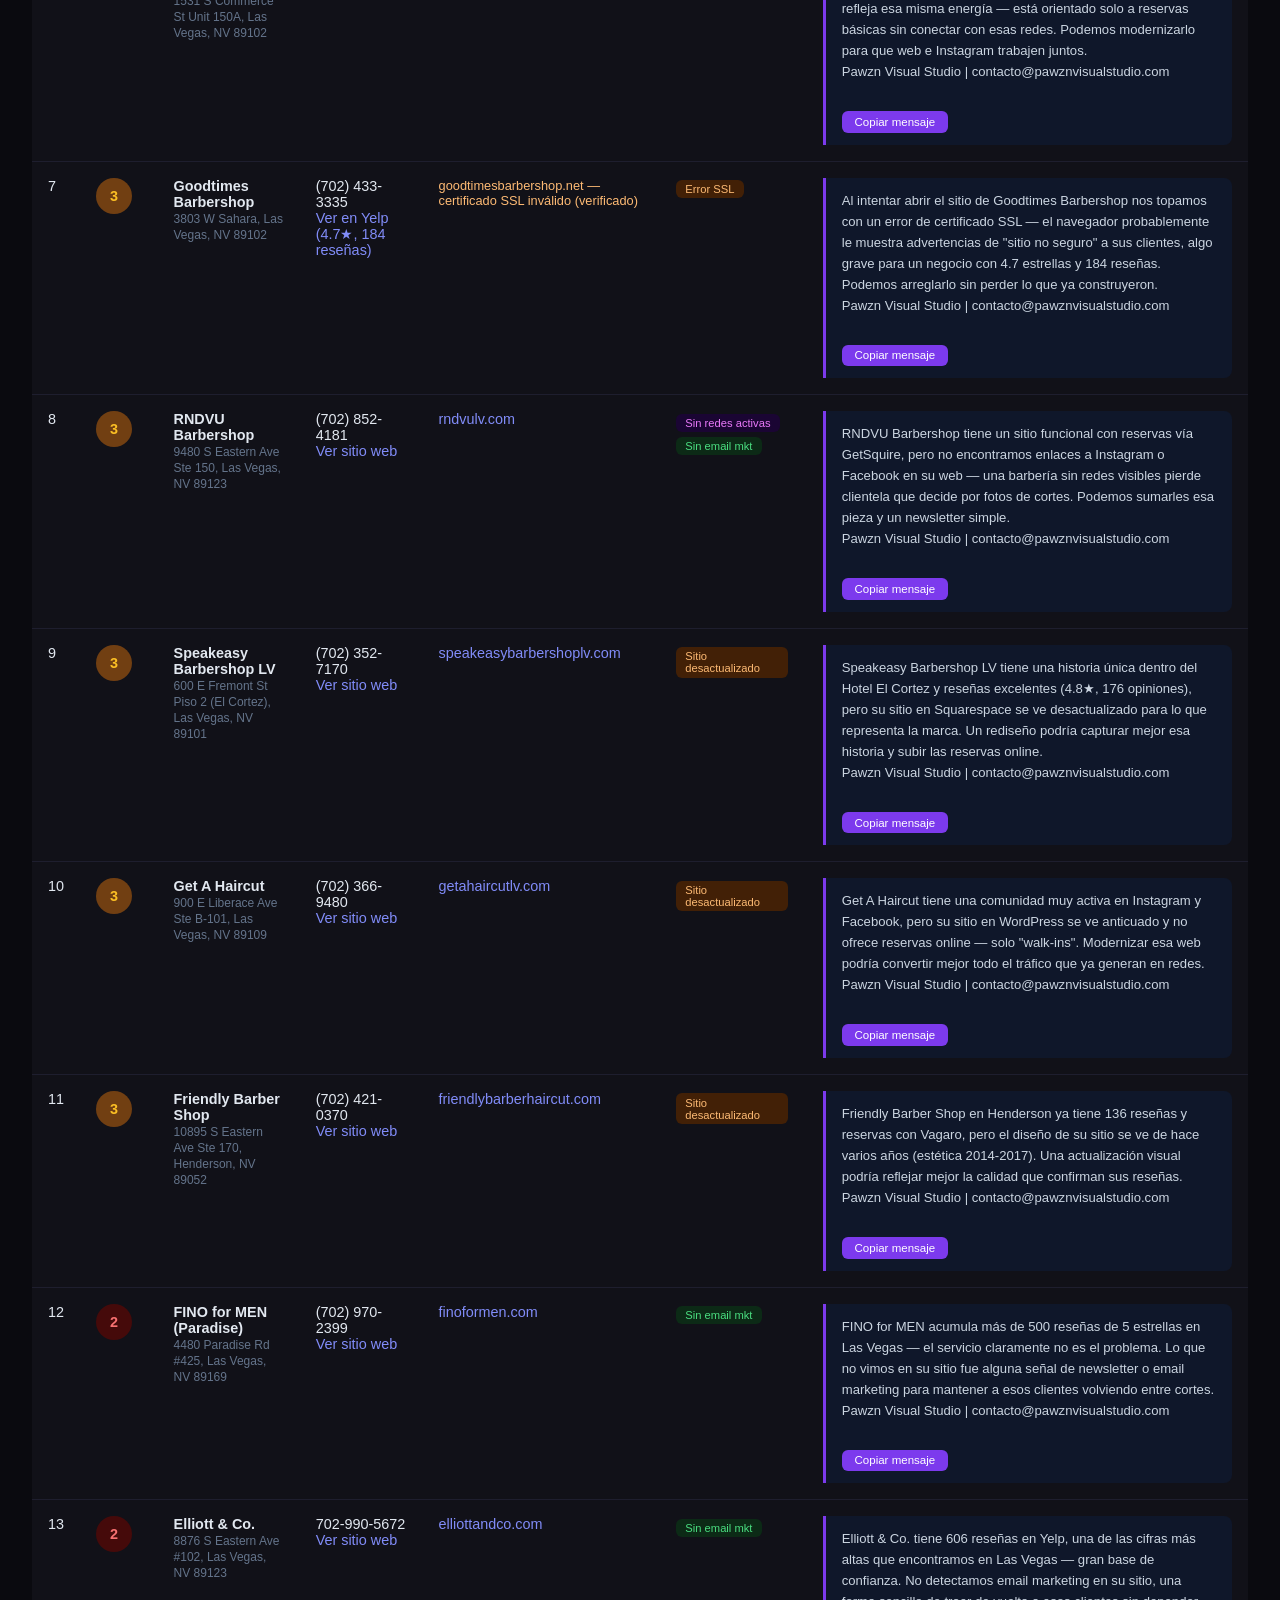
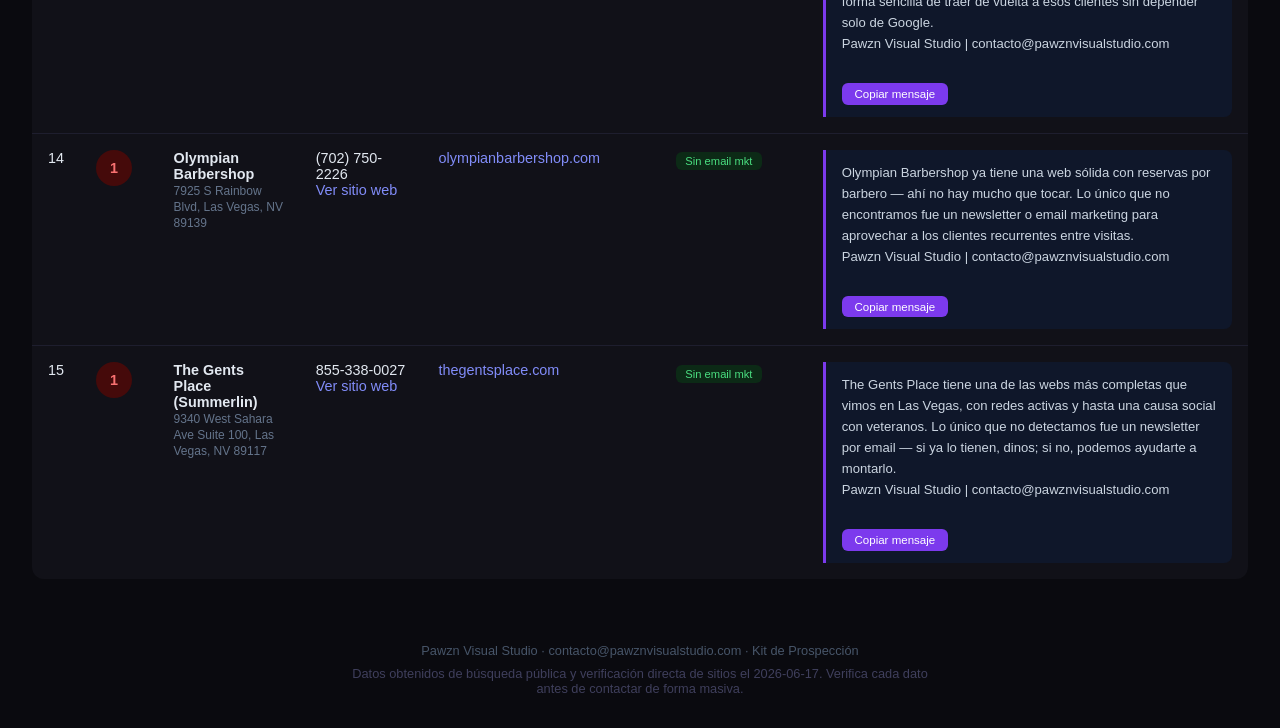
<file: kit-prospeccion/informe-barberias-lasvegas-2026-06-17.html>
<!DOCTYPE html>
<html lang="es">
<head>
<meta charset="UTF-8">
<meta name="viewport" content="width=device-width, initial-scale=1">
<title>Prospectos — Barberías en Las Vegas, NV</title>
<style>
  * { margin: 0; padding: 0; box-sizing: border-box; }
  body { font-family: 'Segoe UI', sans-serif; background: #0a0a0f; color: #e2e8f0; min-height: 100vh; }

  .header { background: linear-gradient(135deg, #7c3aed, #4f46e5); padding: 2rem; text-align: center; }
  .header h1 { font-size: 1.8rem; font-weight: 700; }
  .header p { opacity: 0.85; margin-top: 0.5rem; }

  .stats { display: flex; gap: 1rem; padding: 1.5rem 2rem; background: #111118; flex-wrap: wrap; justify-content: center; }
  .stat { background: #1a1a2e; border: 1px solid #2d2d44; border-radius: 12px; padding: 1rem 2rem; text-align: center; }
  .stat-num { font-size: 2rem; font-weight: 800; color: #a78bfa; }
  .stat-label { font-size: 0.75rem; color: #94a3b8; margin-top: 0.25rem; }

  .container { padding: 2rem; max-width: 1400px; margin: 0 auto; }
  .container-head { display: flex; justify-content: space-between; align-items: center; flex-wrap: wrap; gap: 0.75rem; margin-bottom: 1rem; }
  h2 { font-size: 1.2rem; color: #c4b5fd; }
  .export-btn { background: #1a1a2e; border: 1px solid #2d2d44; color: #c4b5fd; padding: 0.5rem 1rem; border-radius: 8px; font-size: 0.78rem; cursor: pointer; }
  .export-btn:hover { background: #24243f; }
  table { width: 100%; border-collapse: collapse; background: #111118; border-radius: 12px; overflow: hidden; }
  th { background: #1a1a2e; padding: 1rem; text-align: left; font-size: 0.8rem; color: #94a3b8; text-transform: uppercase; }
  td { padding: 1rem; border-bottom: 1px solid #1e1e2e; font-size: 0.9rem; vertical-align: top; }
  tr:last-child td { border-bottom: none; }
  tr:hover td { background: #16162a; }

  .score { display: inline-block; width: 36px; height: 36px; border-radius: 50%; font-weight: 800; font-size: 0.9rem; line-height: 36px; text-align: center; }
  .score-high { background: #14532d; color: #4ade80; }
  .score-mid { background: #713f12; color: #fbbf24; }
  .score-low { background: #450a0a; color: #f87171; }

  .tag { display: inline-block; padding: 0.2rem 0.6rem; border-radius: 6px; font-size: 0.7rem; margin: 0.15rem; }
  .tag-web { background: #1e1b4b; color: #a5b4fc; }
  .tag-redes { background: #1a0533; color: #e879f9; }
  .tag-email { background: #0c2a16; color: #4ade80; }
  .tag-sin { background: #2d1515; color: #f87171; }
  .tag-desact { background: #422006; color: #fdba74; }
  .tag-unverified { background: #1e1e1e; color: #94a3b8; }

  .msg { background: #0f172a; border-left: 3px solid #7c3aed; padding: 0.75rem 1rem; border-radius: 0 8px 8px 0; font-size: 0.82rem; line-height: 1.6; color: #cbd5e1; cursor: pointer; }
  .msg:hover { background: #1e293b; }
  .copy-btn { display: inline-block; margin-top: 0.5rem; padding: 0.3rem 0.8rem; background: #7c3aed; color: white; border: none; border-radius: 6px; font-size: 0.72rem; cursor: pointer; }

  a { color: #818cf8; text-decoration: none; }
  a:hover { text-decoration: underline; }
  .no-web { color: #f87171; font-size: 0.8rem; }
  .down-web { color: #fdba74; font-size: 0.8rem; }

  .footer { text-align: center; padding: 2rem; color: #475569; font-size: 0.8rem; }
  .footer .disclaimer { margin-top: 0.5rem; color: #3f3f5c; max-width: 600px; margin-left: auto; margin-right: auto; }
</style>
</head>
<body>

<div class="header">
  <h1>Prospectos — Barberías en Las Vegas, NV</h1>
  <p>Generado por Pawzn Visual Studio · 2026-06-17</p>
</div>

<div class="stats">
  <div class="stat"><div class="stat-num">15</div><div class="stat-label">Prospectos encontrados</div></div>
  <div class="stat"><div class="stat-num">5</div><div class="stat-label">Sin sitio web funcional</div></div>
  <div class="stat"><div class="stat-num">2</div><div class="stat-label">Sin redes sociales activas</div></div>
  <div class="stat"><div class="stat-num">2</div><div class="stat-label">Oportunidad alta (5+)</div></div>
</div>

<div class="container">
  <div class="container-head">
    <h2>Prospectos ordenados por oportunidad</h2>
    <div>
      <button class="export-btn" onclick="downloadJSON()">Descargar JSON</button>
      <button class="export-btn" onclick="downloadCSV()">Descargar CSV (Google Sheets)</button>
    </div>
  </div>
  <table>
    <thead>
      <tr>
        <th>#</th>
        <th>Score</th>
        <th>Negocio</th>
        <th>Contacto</th>
        <th>Web</th>
        <th>Problemas detectados</th>
        <th>Mensaje personalizado</th>
      </tr>
    </thead>
    <tbody>
      <tr>
        <td>1</td>
        <td><span class="score score-high">6</span></td>
        <td><strong>Ruth's Barber &amp; Beauty</strong><br><small style="color:#64748b">3333 S Maryland Pkwy Ste 7, Las Vegas, NV 89169</small></td>
        <td>(702) 672-3420<br><a href="https://www.yelp.com/biz/ruths-barber-and-beauty-las-vegas" target="_blank">Ver en Yelp</a></td>
        <td class="no-web">Sin sitio web</td>
        <td><span class="tag tag-sin">Sin web</span><span class="tag tag-redes">Sin redes activas</span><span class="tag tag-email">Sin email mkt</span></td>
        <td><div class="msg" onclick="copyMsg(this)">Ruth's Barber &amp; Beauty lleva años en Maryland Pkwy pero no encontramos sitio web ni cuentas activas de Instagram o Facebook a su nombre — dependen casi por completo del boca a boca. Podemos darles presencia digital básica (web + redes) para que los nuevos vecinos del área los encuentren.<br>Pawzn Visual Studio | contacto@pawznvisualstudio.com<br><br><button class="copy-btn">Copiar mensaje</button></div></td>
      </tr>
      <tr>
        <td>2</td>
        <td><span class="score score-high">6</span></td>
        <td><strong>Eastern Ave Barbers</strong><br><small style="color:#64748b">10960 S Eastern Ave Ste 105, Henderson, NV 89052</small></td>
        <td>(702) 614-4844<br><a href="https://www.yelp.com/biz/eastern-ave-barbers-henderson" target="_blank">Ver en Yelp</a></td>
        <td class="no-web">Sin sitio web</td>
        <td><span class="tag tag-sin">Sin web</span><span class="tag tag-redes">Sin redes activas</span><span class="tag tag-email">Sin email mkt</span></td>
        <td><div class="msg" onclick="copyMsg(this)">Eastern Ave Barbers acumula 91 reseñas en Yelp en Henderson, pero no encontramos sitio web ni redes sociales propias — esa buena reputación se queda atrapada en Yelp. Podemos construirles una web y arrancar sus redes para capitalizar esas reseñas.<br>Pawzn Visual Studio | contacto@pawznvisualstudio.com<br><br><button class="copy-btn">Copiar mensaje</button></div></td>
      </tr>
      <tr>
        <td>3</td>
        <td><span class="score score-mid">4</span></td>
        <td><strong>Official Barbershop &amp; Shave Parlor</strong><br><small style="color:#64748b">1305 Vegas Valley Dr Suite E, Las Vegas, NV 89169</small></td>
        <td>(702) 737-3003<br><a href="https://www.instagram.com/_officialbarbershop/" target="_blank">Ver Instagram (1,182 seguidores)</a></td>
        <td class="no-web">Sin sitio web</td>
        <td><span class="tag tag-sin">Sin web</span><span class="tag tag-email">Sin email mkt</span></td>
        <td><div class="msg" onclick="copyMsg(this)">Official Barbershop &amp; Shave Parlor tiene más de 1,100 seguidores en Instagram, pero no encontramos un sitio web propio donde esos seguidores puedan reservar directamente — hoy dependen solo de llamadas al (702) 737-3003. Podemos construirles una web simple conectada a sus redes.<br>Pawzn Visual Studio | contacto@pawznvisualstudio.com<br><br><button class="copy-btn">Copiar mensaje</button></div></td>
      </tr>
      <tr>
        <td>4</td>
        <td><span class="score score-mid">4</span></td>
        <td><strong>Boulevard Barber Shop</strong><br><small style="color:#64748b">906 S 6th St Suite 105, Las Vegas, NV 89101</small></td>
        <td>(702) 384-1453<br><a href="https://www.instagram.com/boulevard_barber_shop/" target="_blank">Ver Instagram (1,843 seguidores)</a></td>
        <td class="down-web">boulevardbarbershops.com — no carga (verificado 2 veces)</td>
        <td><span class="tag tag-sin">Sitio caído</span><span class="tag tag-email">Sin email mkt</span></td>
        <td><div class="msg" onclick="copyMsg(this)">Boulevard Barber Shop tiene casi 1,900 seguidores en Instagram, pero su dominio boulevardbarbershops.com no carga — lo intentamos dos veces y la conexión se rechaza. Es tráfico de redes que se pierde justo antes de reservar.<br>Pawzn Visual Studio | contacto@pawznvisualstudio.com<br><br><button class="copy-btn">Copiar mensaje</button></div></td>
      </tr>
      <tr>
        <td>5</td>
        <td><span class="score score-mid">4</span></td>
        <td><strong>Slayed Cutz Barber Shop</strong><br><small style="color:#64748b">3385 S Durango Dr Ste D, Las Vegas, NV 89139</small></td>
        <td>(702) 228-0848<br><a href="https://www.facebook.com/SlayedCutz702/" target="_blank">Ver Facebook</a></td>
        <td class="no-web">Sin sitio web</td>
        <td><span class="tag tag-sin">Sin web</span><span class="tag tag-email">Sin email mkt</span></td>
        <td><div class="msg" onclick="copyMsg(this)">Slayed Cutz tiene presencia en Facebook ('Slayed Cutz 702') pero no detectamos sitio web propio, y su número de reseñas en Yelp es bajo comparado con otras barberías de la zona. Una web propia con reservas podría ayudar a subir esa visibilidad.<br>Pawzn Visual Studio | contacto@pawznvisualstudio.com<br><br><button class="copy-btn">Copiar mensaje</button></div></td>
      </tr>
      <tr>
        <td>6</td>
        <td><span class="score score-mid">3</span></td>
        <td><strong>Chops Barbershop DTLV</strong><br><small style="color:#64748b">1531 S Commerce St Unit 150A, Las Vegas, NV 89102</small></td>
        <td>(702) 463-2925<br><a href="https://chopsbarbershopdtlv.com" target="_blank">Ver sitio web</a></td>
        <td><a href="https://chopsbarbershopdtlv.com" target="_blank">chopsbarbershopdtlv.com</a></td>
        <td><span class="tag tag-desact">Sitio básico</span><span class="tag tag-email">Sin email mkt</span></td>
        <td><div class="msg" onclick="copyMsg(this)">Chops Barbershop DTLV tiene una comunidad fuerte en Instagram (más de 5,500 seguidores), pero su sitio web no refleja esa misma energía — está orientado solo a reservas básicas sin conectar con esas redes. Podemos modernizarlo para que web e Instagram trabajen juntos.<br>Pawzn Visual Studio | contacto@pawznvisualstudio.com<br><br><button class="copy-btn">Copiar mensaje</button></div></td>
      </tr>
      <tr>
        <td>7</td>
        <td><span class="score score-mid">3</span></td>
        <td><strong>Goodtimes Barbershop</strong><br><small style="color:#64748b">3803 W Sahara, Las Vegas, NV 89102</small></td>
        <td>(702) 433-3335<br><a href="https://www.yelp.com/biz/goodtimes-barbershop-las-vegas" target="_blank">Ver en Yelp (4.7★, 184 reseñas)</a></td>
        <td class="down-web">goodtimesbarbershop.net — certificado SSL inválido (verificado)</td>
        <td><span class="tag tag-desact">Error SSL</span></td>
        <td><div class="msg" onclick="copyMsg(this)">Al intentar abrir el sitio de Goodtimes Barbershop nos topamos con un error de certificado SSL — el navegador probablemente le muestra advertencias de "sitio no seguro" a sus clientes, algo grave para un negocio con 4.7 estrellas y 184 reseñas. Podemos arreglarlo sin perder lo que ya construyeron.<br>Pawzn Visual Studio | contacto@pawznvisualstudio.com<br><br><button class="copy-btn">Copiar mensaje</button></div></td>
      </tr>
      <tr>
        <td>8</td>
        <td><span class="score score-mid">3</span></td>
        <td><strong>RNDVU Barbershop</strong><br><small style="color:#64748b">9480 S Eastern Ave Ste 150, Las Vegas, NV 89123</small></td>
        <td>(702) 852-4181<br><a href="https://rndvulv.com" target="_blank">Ver sitio web</a></td>
        <td><a href="https://rndvulv.com" target="_blank">rndvulv.com</a></td>
        <td><span class="tag tag-redes">Sin redes activas</span><span class="tag tag-email">Sin email mkt</span></td>
        <td><div class="msg" onclick="copyMsg(this)">RNDVU Barbershop tiene un sitio funcional con reservas vía GetSquire, pero no encontramos enlaces a Instagram o Facebook en su web — una barbería sin redes visibles pierde clientela que decide por fotos de cortes. Podemos sumarles esa pieza y un newsletter simple.<br>Pawzn Visual Studio | contacto@pawznvisualstudio.com<br><br><button class="copy-btn">Copiar mensaje</button></div></td>
      </tr>
      <tr>
        <td>9</td>
        <td><span class="score score-mid">3</span></td>
        <td><strong>Speakeasy Barbershop LV</strong><br><small style="color:#64748b">600 E Fremont St Piso 2 (El Cortez), Las Vegas, NV 89101</small></td>
        <td>(702) 352-7170<br><a href="https://www.speakeasybarbershoplv.com" target="_blank">Ver sitio web</a></td>
        <td><a href="https://www.speakeasybarbershoplv.com" target="_blank">speakeasybarbershoplv.com</a></td>
        <td><span class="tag tag-desact">Sitio desactualizado</span></td>
        <td><div class="msg" onclick="copyMsg(this)">Speakeasy Barbershop LV tiene una historia única dentro del Hotel El Cortez y reseñas excelentes (4.8★, 176 opiniones), pero su sitio en Squarespace se ve desactualizado para lo que representa la marca. Un rediseño podría capturar mejor esa historia y subir las reservas online.<br>Pawzn Visual Studio | contacto@pawznvisualstudio.com<br><br><button class="copy-btn">Copiar mensaje</button></div></td>
      </tr>
      <tr>
        <td>10</td>
        <td><span class="score score-mid">3</span></td>
        <td><strong>Get A Haircut</strong><br><small style="color:#64748b">900 E Liberace Ave Ste B-101, Las Vegas, NV 89109</small></td>
        <td>(702) 366-9480<br><a href="https://getahaircutlv.com" target="_blank">Ver sitio web</a></td>
        <td><a href="https://getahaircutlv.com" target="_blank">getahaircutlv.com</a></td>
        <td><span class="tag tag-desact">Sitio desactualizado</span></td>
        <td><div class="msg" onclick="copyMsg(this)">Get A Haircut tiene una comunidad muy activa en Instagram y Facebook, pero su sitio en WordPress se ve anticuado y no ofrece reservas online — solo "walk-ins". Modernizar esa web podría convertir mejor todo el tráfico que ya generan en redes.<br>Pawzn Visual Studio | contacto@pawznvisualstudio.com<br><br><button class="copy-btn">Copiar mensaje</button></div></td>
      </tr>
      <tr>
        <td>11</td>
        <td><span class="score score-mid">3</span></td>
        <td><strong>Friendly Barber Shop</strong><br><small style="color:#64748b">10895 S Eastern Ave Ste 170, Henderson, NV 89052</small></td>
        <td>(702) 421-0370<br><a href="https://friendlybarberhaircut.com" target="_blank">Ver sitio web</a></td>
        <td><a href="https://friendlybarberhaircut.com" target="_blank">friendlybarberhaircut.com</a></td>
        <td><span class="tag tag-desact">Sitio desactualizado</span></td>
        <td><div class="msg" onclick="copyMsg(this)">Friendly Barber Shop en Henderson ya tiene 136 reseñas y reservas con Vagaro, pero el diseño de su sitio se ve de hace varios años (estética 2014-2017). Una actualización visual podría reflejar mejor la calidad que confirman sus reseñas.<br>Pawzn Visual Studio | contacto@pawznvisualstudio.com<br><br><button class="copy-btn">Copiar mensaje</button></div></td>
      </tr>
      <tr>
        <td>12</td>
        <td><span class="score score-low">2</span></td>
        <td><strong>FINO for MEN (Paradise)</strong><br><small style="color:#64748b">4480 Paradise Rd #425, Las Vegas, NV 89169</small></td>
        <td>(702) 970-2399<br><a href="https://finoformen.com/pages/las-vegas" target="_blank">Ver sitio web</a></td>
        <td><a href="https://finoformen.com/pages/las-vegas" target="_blank">finoformen.com</a></td>
        <td><span class="tag tag-email">Sin email mkt</span></td>
        <td><div class="msg" onclick="copyMsg(this)">FINO for MEN acumula más de 500 reseñas de 5 estrellas en Las Vegas — el servicio claramente no es el problema. Lo que no vimos en su sitio fue alguna señal de newsletter o email marketing para mantener a esos clientes volviendo entre cortes.<br>Pawzn Visual Studio | contacto@pawznvisualstudio.com<br><br><button class="copy-btn">Copiar mensaje</button></div></td>
      </tr>
      <tr>
        <td>13</td>
        <td><span class="score score-low">2</span></td>
        <td><strong>Elliott &amp; Co.</strong><br><small style="color:#64748b">8876 S Eastern Ave #102, Las Vegas, NV 89123</small></td>
        <td>702-990-5672<br><a href="https://elliottandco.com" target="_blank">Ver sitio web</a></td>
        <td><a href="https://elliottandco.com" target="_blank">elliottandco.com</a></td>
        <td><span class="tag tag-email">Sin email mkt</span></td>
        <td><div class="msg" onclick="copyMsg(this)">Elliott &amp; Co. tiene 606 reseñas en Yelp, una de las cifras más altas que encontramos en Las Vegas — gran base de confianza. No detectamos email marketing en su sitio, una forma sencilla de traer de vuelta a esos clientes sin depender solo de Google.<br>Pawzn Visual Studio | contacto@pawznvisualstudio.com<br><br><button class="copy-btn">Copiar mensaje</button></div></td>
      </tr>
      <tr>
        <td>14</td>
        <td><span class="score score-low">1</span></td>
        <td><strong>Olympian Barbershop</strong><br><small style="color:#64748b">7925 S Rainbow Blvd, Las Vegas, NV 89139</small></td>
        <td>(702) 750-2226<br><a href="https://olympianbarbershop.com" target="_blank">Ver sitio web</a></td>
        <td><a href="https://olympianbarbershop.com" target="_blank">olympianbarbershop.com</a></td>
        <td><span class="tag tag-email">Sin email mkt</span></td>
        <td><div class="msg" onclick="copyMsg(this)">Olympian Barbershop ya tiene una web sólida con reservas por barbero — ahí no hay mucho que tocar. Lo único que no encontramos fue un newsletter o email marketing para aprovechar a los clientes recurrentes entre visitas.<br>Pawzn Visual Studio | contacto@pawznvisualstudio.com<br><br><button class="copy-btn">Copiar mensaje</button></div></td>
      </tr>
      <tr>
        <td>15</td>
        <td><span class="score score-low">1</span></td>
        <td><strong>The Gents Place (Summerlin)</strong><br><small style="color:#64748b">9340 West Sahara Ave Suite 100, Las Vegas, NV 89117</small></td>
        <td>855-338-0027<br><a href="https://thegentsplace.com/service_location/las-vegas-summerlin/" target="_blank">Ver sitio web</a></td>
        <td><a href="https://thegentsplace.com/service_location/las-vegas-summerlin/" target="_blank">thegentsplace.com</a></td>
        <td><span class="tag tag-email">Sin email mkt</span></td>
        <td><div class="msg" onclick="copyMsg(this)">The Gents Place tiene una de las webs más completas que vimos en Las Vegas, con redes activas y hasta una causa social con veteranos. Lo único que no detectamos fue un newsletter por email — si ya lo tienen, dinos; si no, podemos ayudarte a montarlo.<br>Pawzn Visual Studio | contacto@pawznvisualstudio.com<br><br><button class="copy-btn">Copiar mensaje</button></div></td>
      </tr>
    </tbody>
  </table>
</div>

<div class="footer">
  Pawzn Visual Studio · contacto@pawznvisualstudio.com · Kit de Prospección
  <div class="disclaimer">Datos obtenidos de búsqueda pública y verificación directa de sitios el 2026-06-17. Verifica cada dato antes de contactar de forma masiva.</div>
</div>

<script id="prospect-data" type="application/json">
[
  {"nombre":"Ruth's Barber & Beauty","direccion":"3333 S Maryland Pkwy Ste 7, Las Vegas, NV 89169","telefono":"(702) 672-3420","web":"No disponible","maps_url":"https://www.yelp.com/biz/ruths-barber-and-beauty-las-vegas","score":6,"problemas":["Sin web","Sin redes activas","Sin email marketing"],"verificado":true,"mensaje":"Ruth's Barber & Beauty lleva años en Maryland Pkwy pero no encontramos sitio web ni cuentas activas de Instagram o Facebook a su nombre — dependen casi por completo del boca a boca. Podemos darles presencia digital básica (web + redes) para que los nuevos vecinos del área los encuentren. Pawzn Visual Studio | contacto@pawznvisualstudio.com"},
  {"nombre":"Eastern Ave Barbers","direccion":"10960 S Eastern Ave Ste 105, Henderson, NV 89052","telefono":"(702) 614-4844","web":"No disponible","maps_url":"https://www.yelp.com/biz/eastern-ave-barbers-henderson","score":6,"problemas":["Sin web","Sin redes activas","Sin email marketing"],"verificado":true,"mensaje":"Eastern Ave Barbers acumula 91 reseñas en Yelp en Henderson, pero no encontramos sitio web ni redes sociales propias — esa buena reputación se queda atrapada en Yelp. Podemos construirles una web y arrancar sus redes para capitalizar esas reseñas. Pawzn Visual Studio | contacto@pawznvisualstudio.com"},
  {"nombre":"Official Barbershop & Shave Parlor","direccion":"1305 Vegas Valley Dr Suite E, Las Vegas, NV 89169","telefono":"(702) 737-3003","web":"No disponible","maps_url":"https://www.instagram.com/_officialbarbershop/","score":4,"problemas":["Sin web","Sin email marketing"],"verificado":true,"mensaje":"Official Barbershop & Shave Parlor tiene más de 1,100 seguidores en Instagram, pero no encontramos un sitio web propio donde esos seguidores puedan reservar directamente — hoy dependen solo de llamadas al (702) 737-3003. Podemos construirles una web simple conectada a sus redes. Pawzn Visual Studio | contacto@pawznvisualstudio.com"},
  {"nombre":"Boulevard Barber Shop","direccion":"906 S 6th St Suite 105, Las Vegas, NV 89101","telefono":"(702) 384-1453","web":"boulevardbarbershops.com (no carga, verificado 2 veces)","maps_url":"https://www.instagram.com/boulevard_barber_shop/","score":4,"problemas":["Sitio caído","Sin email marketing"],"verificado":true,"mensaje":"Boulevard Barber Shop tiene casi 1,900 seguidores en Instagram, pero su dominio boulevardbarbershops.com no carga — lo intentamos dos veces y la conexión se rechaza. Es tráfico de redes que se pierde justo antes de reservar. Pawzn Visual Studio | contacto@pawznvisualstudio.com"},
  {"nombre":"Slayed Cutz Barber Shop","direccion":"3385 S Durango Dr Ste D, Las Vegas, NV 89139","telefono":"(702) 228-0848","web":"No disponible","maps_url":"https://www.facebook.com/SlayedCutz702/","score":4,"problemas":["Sin web","Sin email marketing"],"verificado":true,"mensaje":"Slayed Cutz tiene presencia en Facebook ('Slayed Cutz 702') pero no detectamos sitio web propio, y su número de reseñas en Yelp es bajo comparado con otras barberías de la zona. Una web propia con reservas podría ayudar a subir esa visibilidad. Pawzn Visual Studio | contacto@pawznvisualstudio.com"},
  {"nombre":"Chops Barbershop DTLV","direccion":"1531 S Commerce St Unit 150A, Las Vegas, NV 89102","telefono":"(702) 463-2925","web":"chopsbarbershopdtlv.com","maps_url":"https://chopsbarbershopdtlv.com","score":3,"problemas":["Sitio básico","Sin email marketing"],"verificado":true,"mensaje":"Chops Barbershop DTLV tiene una comunidad fuerte en Instagram (más de 5,500 seguidores), pero su sitio web no refleja esa misma energía — está orientado solo a reservas básicas sin conectar con esas redes. Podemos modernizarlo para que web e Instagram trabajen juntos. Pawzn Visual Studio | contacto@pawznvisualstudio.com"},
  {"nombre":"Goodtimes Barbershop","direccion":"3803 W Sahara, Las Vegas, NV 89102","telefono":"(702) 433-3335","web":"goodtimesbarbershop.net (certificado SSL inválido, verificado)","maps_url":"https://www.yelp.com/biz/goodtimes-barbershop-las-vegas","score":3,"problemas":["Error SSL"],"verificado":true,"mensaje":"Al intentar abrir el sitio de Goodtimes Barbershop nos topamos con un error de certificado SSL — el navegador probablemente le muestra advertencias de \"sitio no seguro\" a sus clientes, algo grave para un negocio con 4.7 estrellas y 184 reseñas. Podemos arreglarlo sin perder lo que ya construyeron. Pawzn Visual Studio | contacto@pawznvisualstudio.com"},
  {"nombre":"RNDVU Barbershop","direccion":"9480 S Eastern Ave Ste 150, Las Vegas, NV 89123","telefono":"(702) 852-4181","web":"rndvulv.com","maps_url":"https://rndvulv.com","score":3,"problemas":["Sin redes activas","Sin email marketing"],"verificado":true,"mensaje":"RNDVU Barbershop tiene un sitio funcional con reservas vía GetSquire, pero no encontramos enlaces a Instagram o Facebook en su web — una barbería sin redes visibles pierde clientela que decide por fotos de cortes. Podemos sumarles esa pieza y un newsletter simple. Pawzn Visual Studio | contacto@pawznvisualstudio.com"},
  {"nombre":"Speakeasy Barbershop LV","direccion":"600 E Fremont St Piso 2 (El Cortez), Las Vegas, NV 89101","telefono":"(702) 352-7170","web":"speakeasybarbershoplv.com","maps_url":"https://www.speakeasybarbershoplv.com","score":3,"problemas":["Sitio desactualizado"],"verificado":true,"mensaje":"Speakeasy Barbershop LV tiene una historia única dentro del Hotel El Cortez y reseñas excelentes (4.8★, 176 opiniones), pero su sitio en Squarespace se ve desactualizado para lo que representa la marca. Un rediseño podría capturar mejor esa historia y subir las reservas online. Pawzn Visual Studio | contacto@pawznvisualstudio.com"},
  {"nombre":"Get A Haircut","direccion":"900 E Liberace Ave Ste B-101, Las Vegas, NV 89109","telefono":"(702) 366-9480","web":"getahaircutlv.com","maps_url":"https://getahaircutlv.com","score":3,"problemas":["Sitio desactualizado"],"verificado":true,"mensaje":"Get A Haircut tiene una comunidad muy activa en Instagram y Facebook, pero su sitio en WordPress se ve anticuado y no ofrece reservas online — solo \"walk-ins\". Modernizar esa web podría convertir mejor todo el tráfico que ya generan en redes. Pawzn Visual Studio | contacto@pawznvisualstudio.com"},
  {"nombre":"Friendly Barber Shop","direccion":"10895 S Eastern Ave Ste 170, Henderson, NV 89052","telefono":"(702) 421-0370","web":"friendlybarberhaircut.com","maps_url":"https://friendlybarberhaircut.com","score":3,"problemas":["Sitio desactualizado"],"verificado":true,"mensaje":"Friendly Barber Shop en Henderson ya tiene 136 reseñas y reservas con Vagaro, pero el diseño de su sitio se ve de hace varios años (estética 2014-2017). Una actualización visual podría reflejar mejor la calidad que confirman sus reseñas. Pawzn Visual Studio | contacto@pawznvisualstudio.com"},
  {"nombre":"FINO for MEN (Paradise)","direccion":"4480 Paradise Rd #425, Las Vegas, NV 89169","telefono":"(702) 970-2399","web":"finoformen.com","maps_url":"https://finoformen.com/pages/las-vegas","score":2,"problemas":["Sin email marketing"],"verificado":true,"mensaje":"FINO for MEN acumula más de 500 reseñas de 5 estrellas en Las Vegas — el servicio claramente no es el problema. Lo que no vimos en su sitio fue alguna señal de newsletter o email marketing para mantener a esos clientes volviendo entre cortes. Pawzn Visual Studio | contacto@pawznvisualstudio.com"},
  {"nombre":"Elliott & Co.","direccion":"8876 S Eastern Ave #102, Las Vegas, NV 89123","telefono":"702-990-5672","web":"elliottandco.com","maps_url":"https://elliottandco.com","score":2,"problemas":["Sin email marketing"],"verificado":true,"mensaje":"Elliott & Co. tiene 606 reseñas en Yelp, una de las cifras más altas que encontramos en Las Vegas — gran base de confianza. No detectamos email marketing en su sitio, una forma sencilla de traer de vuelta a esos clientes sin depender solo de Google. Pawzn Visual Studio | contacto@pawznvisualstudio.com"},
  {"nombre":"Olympian Barbershop","direccion":"7925 S Rainbow Blvd, Las Vegas, NV 89139","telefono":"(702) 750-2226","web":"olympianbarbershop.com","maps_url":"https://olympianbarbershop.com","score":1,"problemas":["Sin email marketing"],"verificado":true,"mensaje":"Olympian Barbershop ya tiene una web sólida con reservas por barbero — ahí no hay mucho que tocar. Lo único que no encontramos fue un newsletter o email marketing para aprovechar a los clientes recurrentes entre visitas. Pawzn Visual Studio | contacto@pawznvisualstudio.com"},
  {"nombre":"The Gents Place (Summerlin)","direccion":"9340 West Sahara Ave Suite 100, Las Vegas, NV 89117","telefono":"855-338-0027","web":"thegentsplace.com","maps_url":"https://thegentsplace.com/service_location/las-vegas-summerlin/","score":1,"problemas":["Sin email marketing"],"verificado":true,"mensaje":"The Gents Place tiene una de las webs más completas que vimos en Las Vegas, con redes activas y hasta una causa social con veteranos. Lo único que no detectamos fue un newsletter por email — si ya lo tienen, dinos; si no, podemos ayudarte a montarlo. Pawzn Visual Studio | contacto@pawznvisualstudio.com"}
]
</script>

<script>
function copyMsg(el) {
  const text = el.innerText.replace('Copiar mensaje', '').trim();
  navigator.clipboard.writeText(text).then(() => {
    const btn = el.querySelector('.copy-btn');
    btn.textContent = '¡Copiado!';
    setTimeout(() => btn.textContent = 'Copiar mensaje', 2000);
  });
}

function getProspectData() {
  return JSON.parse(document.getElementById('prospect-data').textContent);
}

function triggerDownload(content, filename, mime) {
  const blob = new Blob([content], { type: mime });
  const url = URL.createObjectURL(blob);
  const a = document.createElement('a');
  a.href = url;
  a.download = filename;
  a.click();
  URL.revokeObjectURL(url);
}

function downloadJSON() {
  const data = getProspectData();
  triggerDownload(JSON.stringify(data, null, 2), 'prospectos.json', 'application/json');
}

function downloadCSV() {
  const data = getProspectData();
  const cols = ['nombre', 'direccion', 'telefono', 'web', 'maps_url', 'score', 'problemas', 'verificado', 'mensaje'];
  const esc = v => `"${String(v).replace(/"/g, '""')}"`;
  const rows = [cols.join(',')];
  data.forEach(p => {
    rows.push(cols.map(c => esc(c === 'problemas' ? p[c].join('; ') : p[c])).join(','));
  });
  triggerDownload(rows.join('\n'), 'prospectos.csv', 'text/csv');
}
</script>
</body>
</html>
</file>
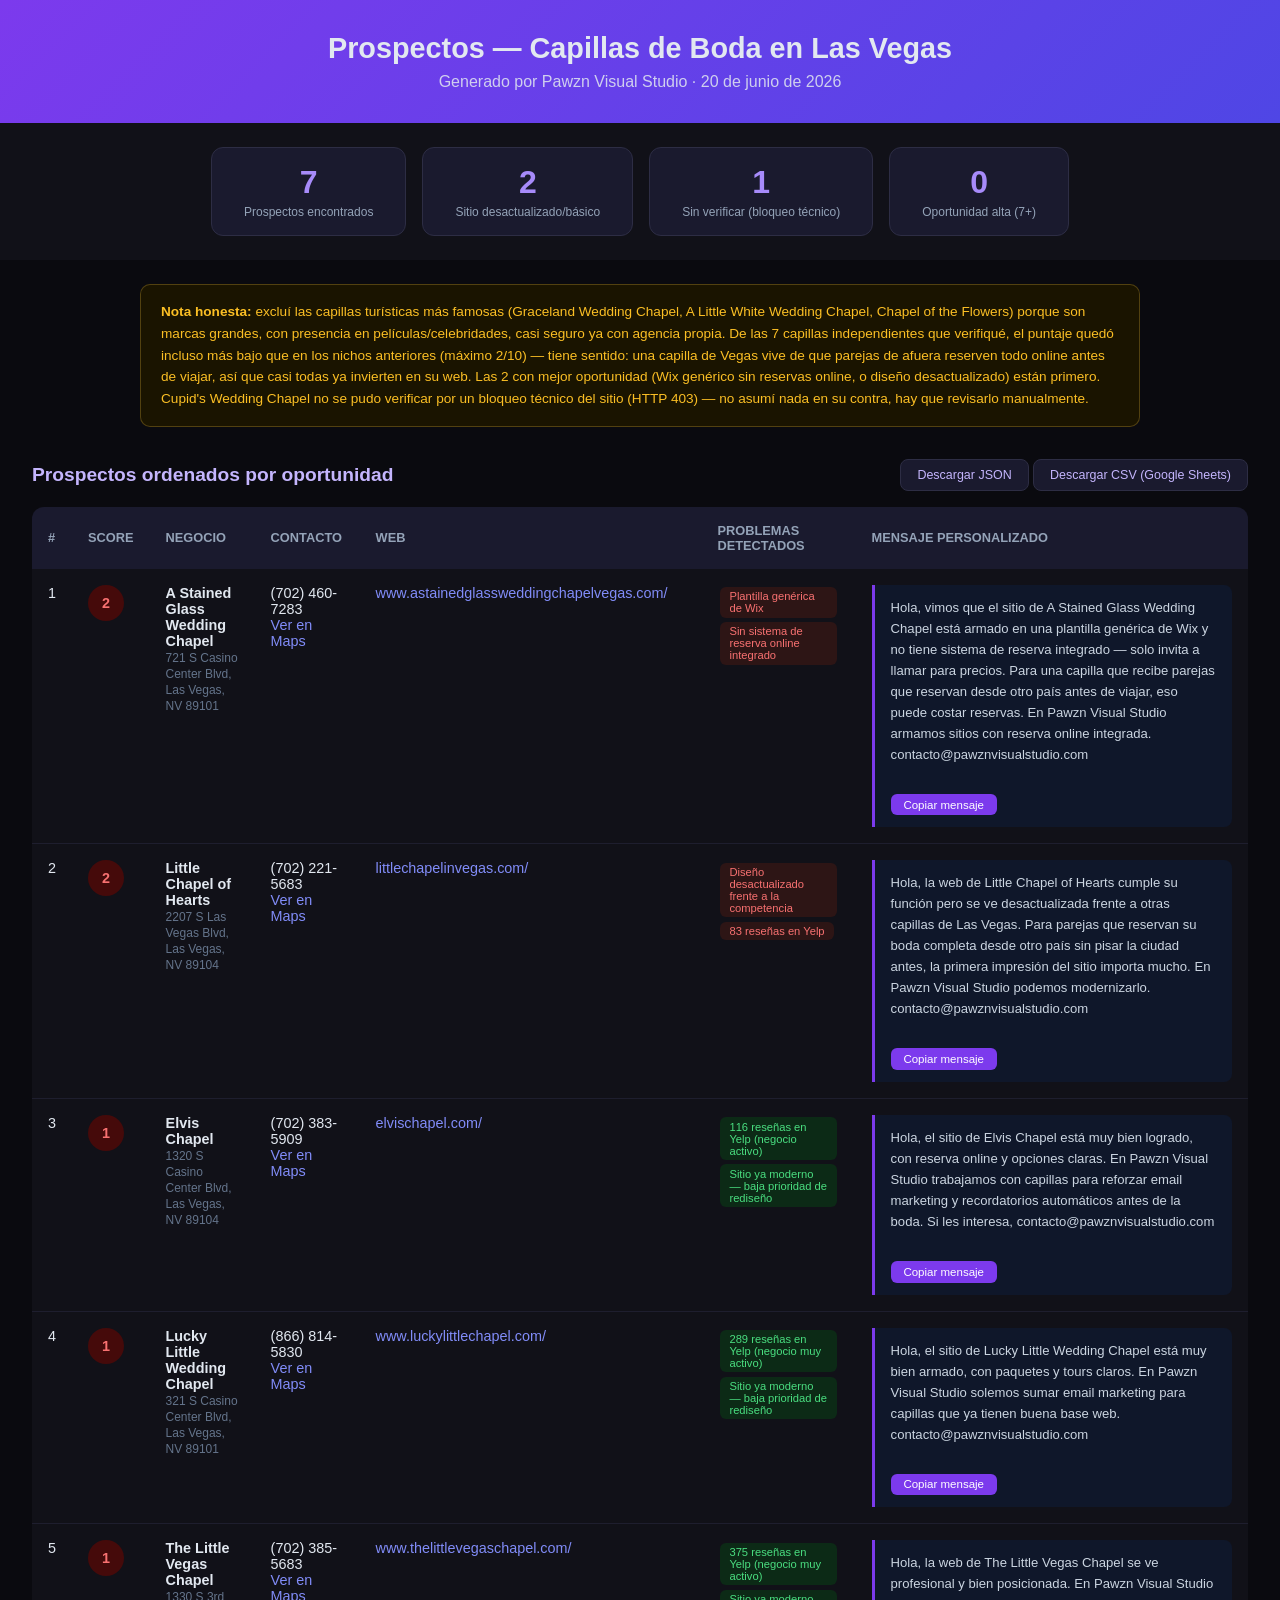
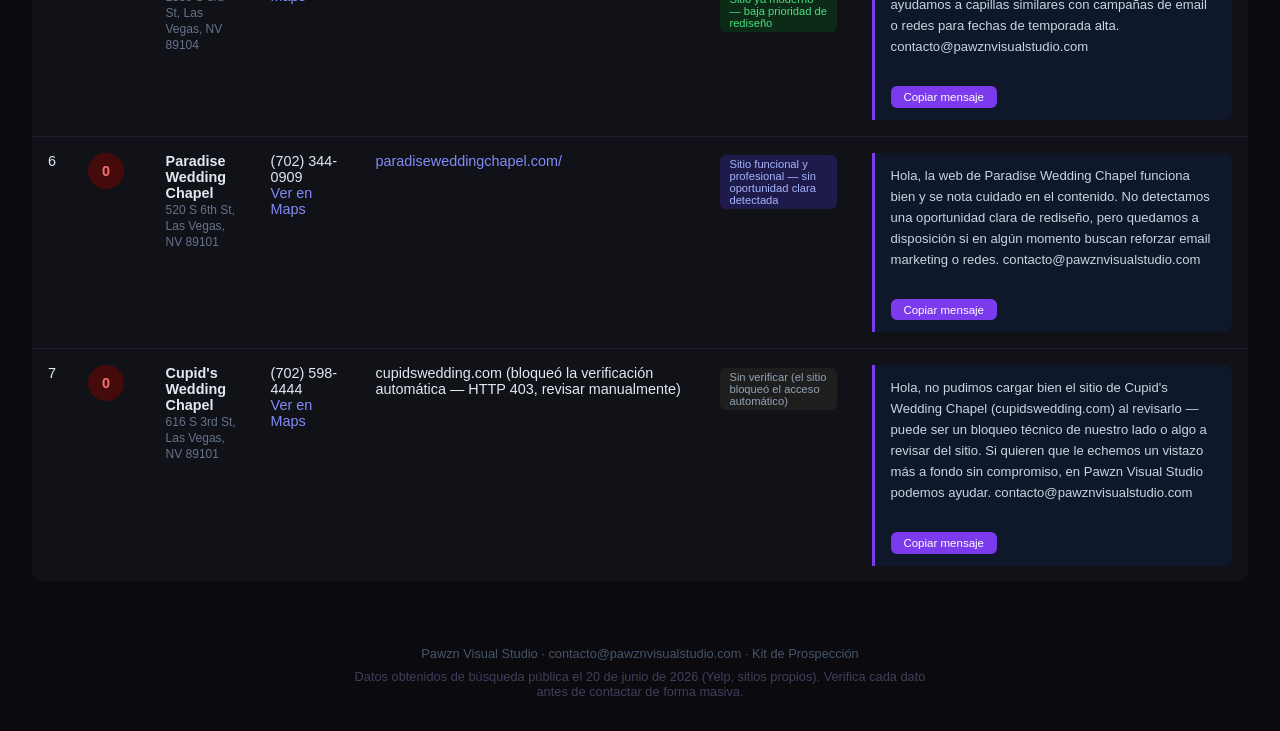
<file: kit-prospeccion/informe-capillas-boda-lasvegas-2026-06-20.html>
<!DOCTYPE html>
<html lang="es">
<head>
<meta charset="UTF-8">
<meta name="viewport" content="width=device-width, initial-scale=1">
<title>Prospectos — Capillas de Boda en Las Vegas</title>
<style>
  * { margin: 0; padding: 0; box-sizing: border-box; }
  body { font-family: 'Segoe UI', sans-serif; background: #0a0a0f; color: #e2e8f0; min-height: 100vh; }

  .header { background: linear-gradient(135deg, #7c3aed, #4f46e5); padding: 2rem; text-align: center; }
  .header h1 { font-size: 1.8rem; font-weight: 700; }
  .header p { opacity: 0.85; margin-top: 0.5rem; }

  .stats { display: flex; gap: 1rem; padding: 1.5rem 2rem; background: #111118; flex-wrap: wrap; justify-content: center; }
  .stat { background: #1a1a2e; border: 1px solid #2d2d44; border-radius: 12px; padding: 1rem 2rem; text-align: center; }
  .stat-num { font-size: 2rem; font-weight: 800; color: #a78bfa; }
  .stat-label { font-size: 0.75rem; color: #94a3b8; margin-top: 0.25rem; }

  .note { max-width: 1000px; margin: 1.5rem auto 0; background: #1a1400; border: 1px solid #f5c84240; color: #fbbf24; font-size: 0.85rem; padding: 1rem 1.25rem; border-radius: 10px; line-height: 1.6; }

  .container { padding: 2rem; max-width: 1400px; margin: 0 auto; }
  .container-head { display: flex; justify-content: space-between; align-items: center; flex-wrap: wrap; gap: 0.75rem; margin-bottom: 1rem; }
  h2 { font-size: 1.2rem; color: #c4b5fd; }
  .export-btn { background: #1a1a2e; border: 1px solid #2d2d44; color: #c4b5fd; padding: 0.5rem 1rem; border-radius: 8px; font-size: 0.78rem; cursor: pointer; }
  .export-btn:hover { background: #24243f; }
  table { width: 100%; border-collapse: collapse; background: #111118; border-radius: 12px; overflow: hidden; }
  th { background: #1a1a2e; padding: 1rem; text-align: left; font-size: 0.8rem; color: #94a3b8; text-transform: uppercase; }
  td { padding: 1rem; border-bottom: 1px solid #1e1e2e; font-size: 0.9rem; vertical-align: top; }
  tr:last-child td { border-bottom: none; }
  tr:hover td { background: #16162a; }

  .score { display: inline-block; width: 36px; height: 36px; border-radius: 50%; font-weight: 800; font-size: 0.9rem; line-height: 36px; text-align: center; }
  .score-high { background: #14532d; color: #4ade80; }
  .score-mid { background: #713f12; color: #fbbf24; }
  .score-low { background: #450a0a; color: #f87171; }

  .tag { display: inline-block; padding: 0.2rem 0.6rem; border-radius: 6px; font-size: 0.7rem; margin: 0.15rem; }
  .tag-web { background: #1e1b4b; color: #a5b4fc; }
  .tag-sin { background: #2d1515; color: #f87171; }
  .tag-unverified { background: #1e1e1e; color: #94a3b8; }
  .tag-ok { background: #0c2a16; color: #4ade80; }

  .msg { background: #0f172a; border-left: 3px solid #7c3aed; padding: 0.75rem 1rem; border-radius: 0 8px 8px 0; font-size: 0.82rem; line-height: 1.6; color: #cbd5e1; cursor: pointer; }
  .msg:hover { background: #1e293b; }
  .copy-btn { display: inline-block; margin-top: 0.5rem; padding: 0.3rem 0.8rem; background: #7c3aed; color: white; border: none; border-radius: 6px; font-size: 0.72rem; cursor: pointer; }

  a { color: #818cf8; text-decoration: none; }
  a:hover { text-decoration: underline; }

  .footer { text-align: center; padding: 2rem; color: #475569; font-size: 0.8rem; }
  .footer .disclaimer { margin-top: 0.5rem; color: #3f3f5c; max-width: 600px; margin-left: auto; margin-right: auto; }
</style>
</head>
<body>

<div class="header">
  <h1>Prospectos — Capillas de Boda en Las Vegas</h1>
  <p>Generado por Pawzn Visual Studio · 20 de junio de 2026</p>
</div>

<div class="stats">
  <div class="stat"><div class="stat-num">7</div><div class="stat-label">Prospectos encontrados</div></div>
  <div class="stat"><div class="stat-num">2</div><div class="stat-label">Sitio desactualizado/básico</div></div>
  <div class="stat"><div class="stat-num">1</div><div class="stat-label">Sin verificar (bloqueo técnico)</div></div>
  <div class="stat"><div class="stat-num">0</div><div class="stat-label">Oportunidad alta (7+)</div></div>
</div>

<div class="note">
  <strong>Nota honesta:</strong> excluí las capillas turísticas más famosas (Graceland Wedding Chapel, A Little White Wedding Chapel, Chapel of the Flowers) porque son marcas grandes, con presencia en películas/celebridades, casi seguro ya con agencia propia. De las 7 capillas independientes que verifiqué, el puntaje quedó incluso más bajo que en los nichos anteriores (máximo 2/10) — tiene sentido: una capilla de Vegas vive de que parejas de afuera reserven todo online antes de viajar, así que casi todas ya invierten en su web. Las 2 con mejor oportunidad (Wix genérico sin reservas online, o diseño desactualizado) están primero. Cupid's Wedding Chapel no se pudo verificar por un bloqueo técnico del sitio (HTTP 403) — no asumí nada en su contra, hay que revisarlo manualmente.
</div>

<div class="container">
  <div class="container-head">
    <h2>Prospectos ordenados por oportunidad</h2>
    <div>
      <button class="export-btn" onclick="downloadJSON()">Descargar JSON</button>
      <button class="export-btn" onclick="downloadCSV()">Descargar CSV (Google Sheets)</button>
    </div>
  </div>
  <table>
    <thead>
      <tr>
        <th>#</th>
        <th>Score</th>
        <th>Negocio</th>
        <th>Contacto</th>
        <th>Web</th>
        <th>Problemas detectados</th>
        <th>Mensaje personalizado</th>
      </tr>
    </thead>
    <tbody id="tbody"></tbody>
  </table>
</div>

<div class="footer">
  Pawzn Visual Studio · contacto@pawznvisualstudio.com · Kit de Prospección
  <div class="disclaimer">Datos obtenidos de búsqueda pública el 20 de junio de 2026 (Yelp, sitios propios). Verifica cada dato antes de contactar de forma masiva.</div>
</div>

<script id="prospect-data" type="application/json">
[
  {
    "nombre": "A Stained Glass Wedding Chapel",
    "direccion": "721 S Casino Center Blvd, Las Vegas, NV 89101",
    "telefono": "(702) 460-7283",
    "web": "https://www.astainedglassweddingchapelvegas.com/",
    "maps_url": "https://www.google.com/maps/search/?api=1&query=721+S+Casino+Center+Blvd+Las+Vegas+NV+89101",
    "score": 2,
    "problemas": ["Plantilla genérica de Wix", "Sin sistema de reserva online integrado"],
    "verificado": true,
    "mensaje": "Hola, vimos que el sitio de A Stained Glass Wedding Chapel está armado en una plantilla genérica de Wix y no tiene sistema de reserva integrado — solo invita a llamar para precios. Para una capilla que recibe parejas que reservan desde otro país antes de viajar, eso puede costar reservas. En Pawzn Visual Studio armamos sitios con reserva online integrada. contacto@pawznvisualstudio.com"
  },
  {
    "nombre": "Little Chapel of Hearts",
    "direccion": "2207 S Las Vegas Blvd, Las Vegas, NV 89104",
    "telefono": "(702) 221-5683",
    "web": "https://littlechapelinvegas.com/",
    "maps_url": "https://www.google.com/maps/search/?api=1&query=2207+S+Las+Vegas+Blvd+Las+Vegas+NV+89104",
    "score": 2,
    "problemas": ["Diseño desactualizado frente a la competencia", "83 reseñas en Yelp"],
    "verificado": true,
    "mensaje": "Hola, la web de Little Chapel of Hearts cumple su función pero se ve desactualizada frente a otras capillas de Las Vegas. Para parejas que reservan su boda completa desde otro país sin pisar la ciudad antes, la primera impresión del sitio importa mucho. En Pawzn Visual Studio podemos modernizarlo. contacto@pawznvisualstudio.com"
  },
  {
    "nombre": "Elvis Chapel",
    "direccion": "1320 S Casino Center Blvd, Las Vegas, NV 89104",
    "telefono": "(702) 383-5909",
    "web": "https://elvischapel.com/",
    "maps_url": "https://www.google.com/maps/search/?api=1&query=1320+S+Casino+Center+Blvd+Las+Vegas+NV+89104",
    "score": 1,
    "problemas": ["116 reseñas en Yelp (negocio activo)", "Sitio ya moderno — baja prioridad de rediseño"],
    "verificado": true,
    "mensaje": "Hola, el sitio de Elvis Chapel está muy bien logrado, con reserva online y opciones claras. En Pawzn Visual Studio trabajamos con capillas para reforzar email marketing y recordatorios automáticos antes de la boda. Si les interesa, contacto@pawznvisualstudio.com"
  },
  {
    "nombre": "Lucky Little Wedding Chapel",
    "direccion": "321 S Casino Center Blvd, Las Vegas, NV 89101",
    "telefono": "(866) 814-5830",
    "web": "https://www.luckylittlechapel.com/",
    "maps_url": "https://www.google.com/maps/search/?api=1&query=321+S+Casino+Center+Blvd+Las+Vegas+NV+89101",
    "score": 1,
    "problemas": ["289 reseñas en Yelp (negocio muy activo)", "Sitio ya moderno — baja prioridad de rediseño"],
    "verificado": true,
    "mensaje": "Hola, el sitio de Lucky Little Wedding Chapel está muy bien armado, con paquetes y tours claros. En Pawzn Visual Studio solemos sumar email marketing para capillas que ya tienen buena base web. contacto@pawznvisualstudio.com"
  },
  {
    "nombre": "The Little Vegas Chapel",
    "direccion": "1330 S 3rd St, Las Vegas, NV 89104",
    "telefono": "(702) 385-5683",
    "web": "https://www.thelittlevegaschapel.com/",
    "maps_url": "https://www.google.com/maps/search/?api=1&query=1330+S+3rd+St+Las+Vegas+NV+89104",
    "score": 1,
    "problemas": ["375 reseñas en Yelp (negocio muy activo)", "Sitio ya moderno — baja prioridad de rediseño"],
    "verificado": true,
    "mensaje": "Hola, la web de The Little Vegas Chapel se ve profesional y bien posicionada. En Pawzn Visual Studio ayudamos a capillas similares con campañas de email o redes para fechas de temporada alta. contacto@pawznvisualstudio.com"
  },
  {
    "nombre": "Paradise Wedding Chapel",
    "direccion": "520 S 6th St, Las Vegas, NV 89101",
    "telefono": "(702) 344-0909",
    "web": "https://paradiseweddingchapel.com/",
    "maps_url": "https://www.google.com/maps/search/?api=1&query=520+S+6th+St+Las+Vegas+NV+89101",
    "score": 0,
    "problemas": ["Sitio funcional y profesional — sin oportunidad clara detectada"],
    "verificado": true,
    "mensaje": "Hola, la web de Paradise Wedding Chapel funciona bien y se nota cuidado en el contenido. No detectamos una oportunidad clara de rediseño, pero quedamos a disposición si en algún momento buscan reforzar email marketing o redes. contacto@pawznvisualstudio.com"
  },
  {
    "nombre": "Cupid's Wedding Chapel",
    "direccion": "616 S 3rd St, Las Vegas, NV 89101",
    "telefono": "(702) 598-4444",
    "web": "cupidswedding.com (bloqueó la verificación automática — HTTP 403, revisar manualmente)",
    "maps_url": "https://www.google.com/maps/search/?api=1&query=616+S+3rd+St+Las+Vegas+NV+89101",
    "score": 0,
    "problemas": ["Sin verificar (el sitio bloqueó el acceso automático)"],
    "verificado": false,
    "mensaje": "Hola, no pudimos cargar bien el sitio de Cupid's Wedding Chapel (cupidswedding.com) al revisarlo — puede ser un bloqueo técnico de nuestro lado o algo a revisar del sitio. Si quieren que le echemos un vistazo más a fondo sin compromiso, en Pawzn Visual Studio podemos ayudar. contacto@pawznvisualstudio.com"
  }
]
</script>

<script>
function getProspectData() {
  return JSON.parse(document.getElementById('prospect-data').textContent);
}

function scoreClass(score) {
  if (score >= 7) return 'score-high';
  if (score >= 3) return 'score-mid';
  return 'score-low';
}

function renderTable() {
  const data = getProspectData().sort((a, b) => b.score - a.score);
  const tbody = document.getElementById('tbody');
  tbody.innerHTML = data.map((p, i) => `
    <tr>
      <td>${i + 1}</td>
      <td><span class="score ${scoreClass(p.score)}">${p.score}</span></td>
      <td><strong>${p.nombre}</strong><br><small style="color:#64748b">${p.direccion}</small></td>
      <td>${p.telefono}<br><a href="${p.maps_url}" target="_blank">Ver en Maps</a></td>
      <td>${p.web.startsWith('http') ? `<a href="${p.web}" target="_blank">${p.web.replace(/^https?:\/\//, '')}</a>` : p.web}</td>
      <td>${p.problemas.map(pr => `<span class="tag ${tagClass(pr)}">${pr}</span>`).join('')}</td>
      <td>
        <div class="msg" onclick="copyMsg(this)">
          ${p.mensaje}
          <br><br>
          <button class="copy-btn">Copiar mensaje</button>
        </div>
      </td>
    </tr>
  `).join('');
}

function tagClass(text) {
  if (text.includes('Sin verificar')) return 'tag-unverified';
  if (text.includes('moderno') || text.includes('activo')) return 'tag-ok';
  if (text.includes('sin oportunidad')) return 'tag-web';
  return 'tag-sin';
}

function copyMsg(el) {
  const text = el.innerText.replace('Copiar mensaje', '').trim();
  navigator.clipboard.writeText(text).then(() => {
    const btn = el.querySelector('.copy-btn');
    btn.textContent = '¡Copiado!';
    setTimeout(() => btn.textContent = 'Copiar mensaje', 2000);
  });
}

function triggerDownload(content, filename, mime) {
  const blob = new Blob([content], { type: mime });
  const url = URL.createObjectURL(blob);
  const a = document.createElement('a');
  a.href = url;
  a.download = filename;
  a.click();
  URL.revokeObjectURL(url);
}

function downloadJSON() {
  const data = getProspectData();
  triggerDownload(JSON.stringify(data, null, 2), 'prospectos-capillas-lasvegas.json', 'application/json');
}

function downloadCSV() {
  const data = getProspectData();
  const cols = ['nombre', 'direccion', 'telefono', 'web', 'maps_url', 'score', 'problemas', 'verificado', 'mensaje'];
  const esc = v => `"${String(v).replace(/"/g, '""')}"`;
  const rows = [cols.join(',')];
  data.forEach(p => {
    rows.push(cols.map(c => esc(c === 'problemas' ? p[c].join('; ') : p[c])).join(','));
  });
  triggerDownload(rows.join('\n'), 'prospectos-capillas-lasvegas.csv', 'text/csv');
}

renderTable();
</script>
</body>
</html>
</file>
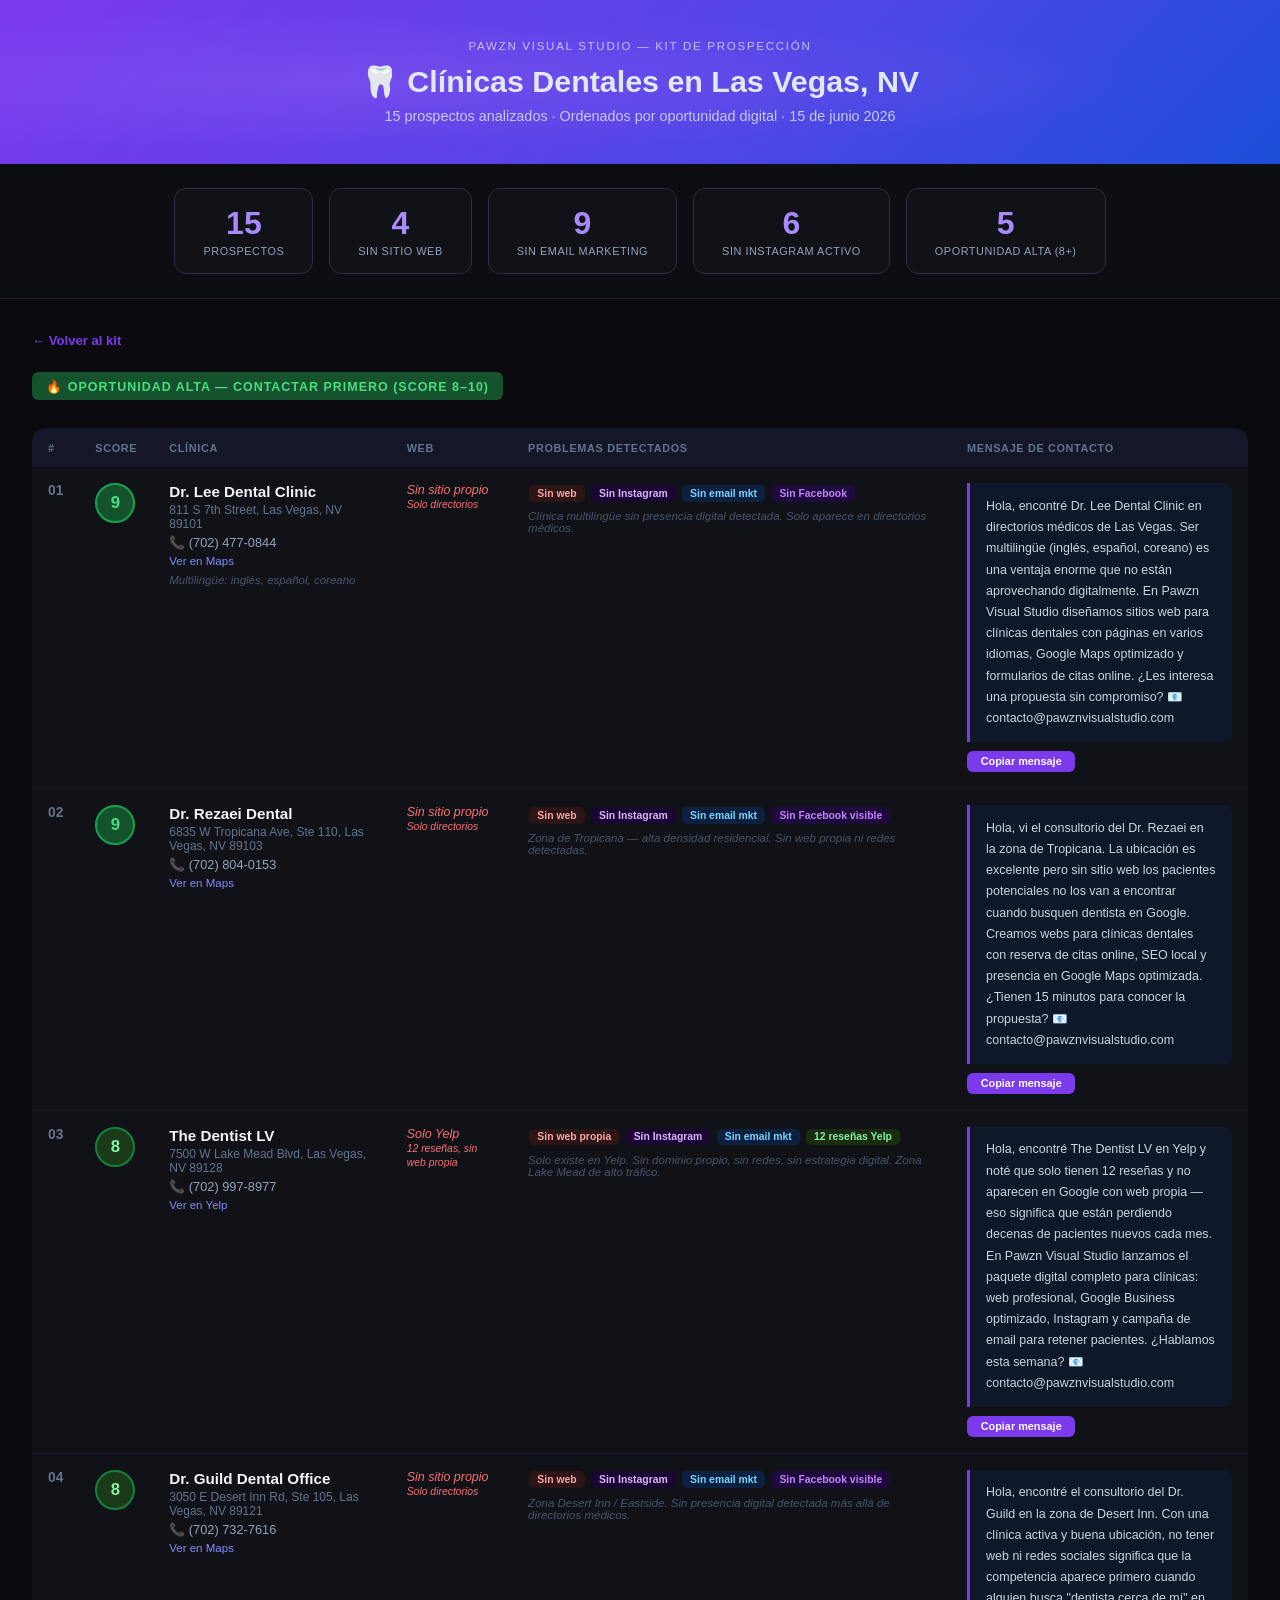
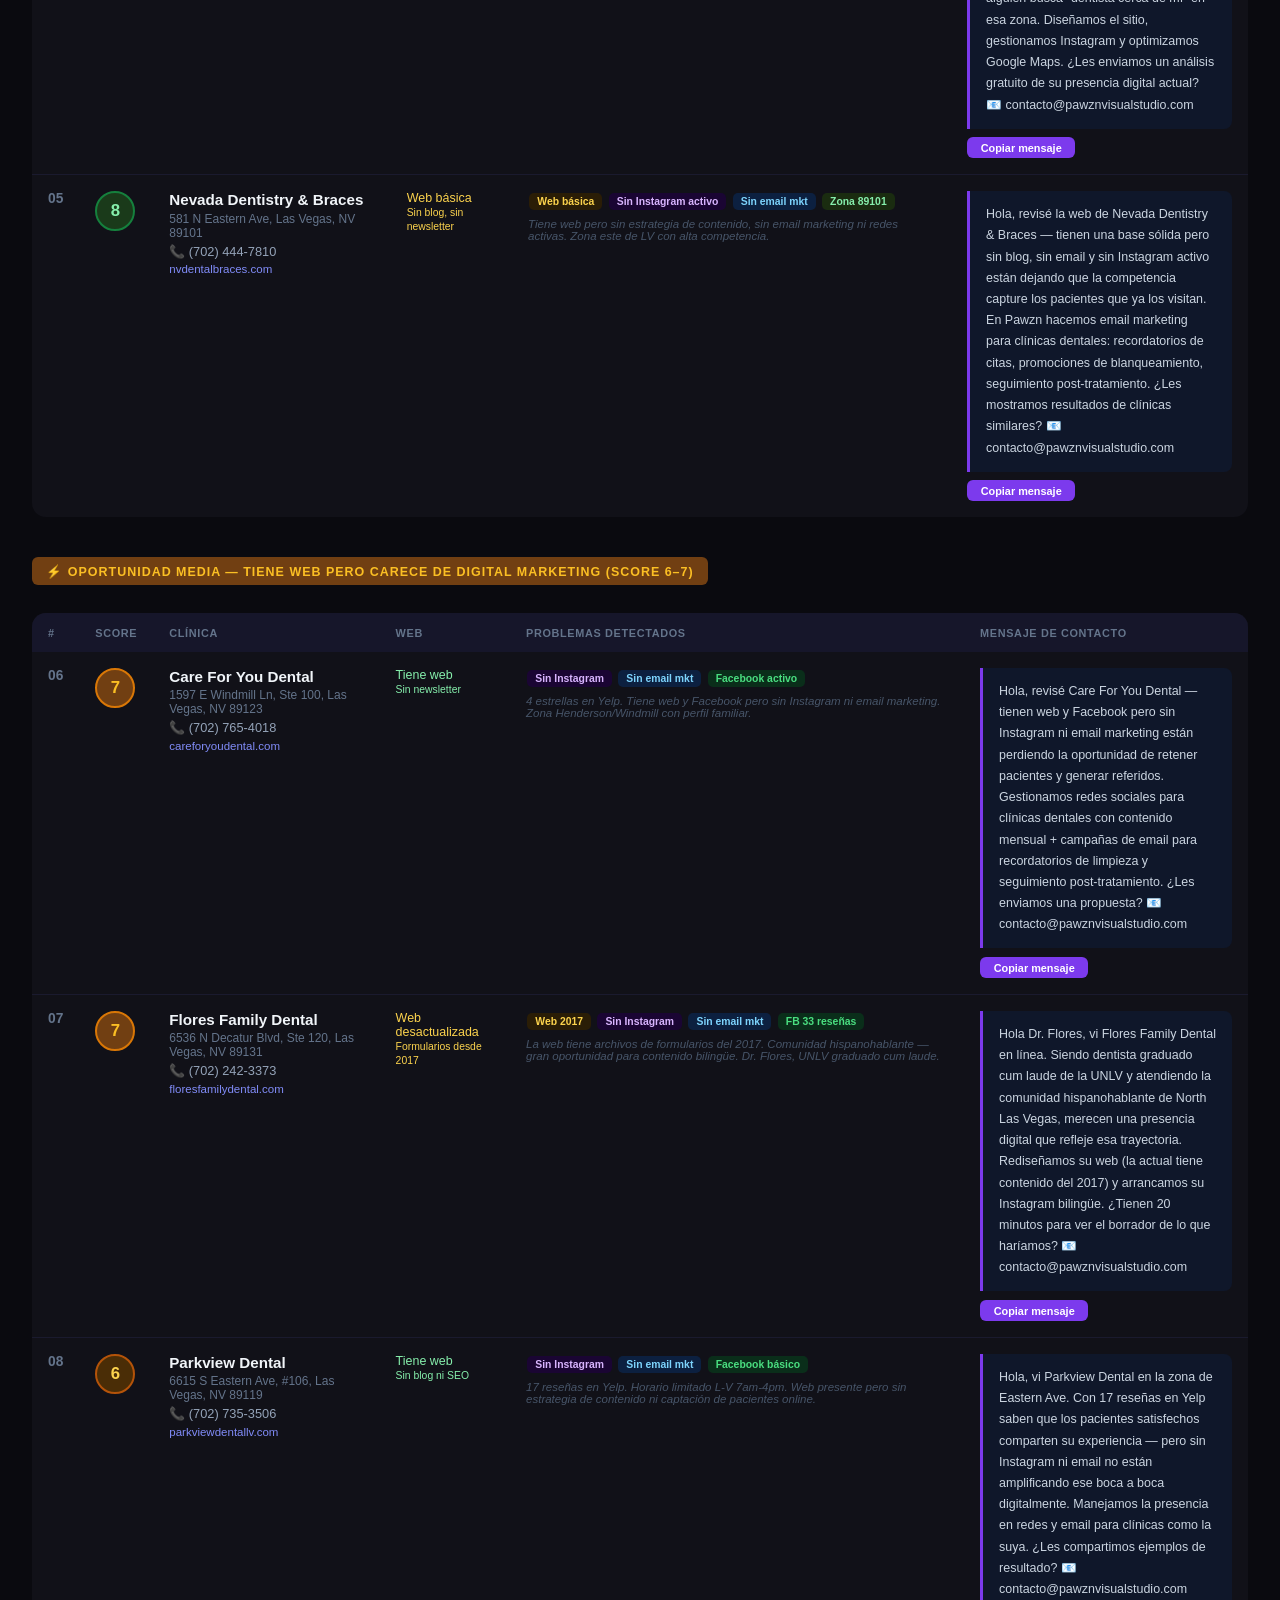
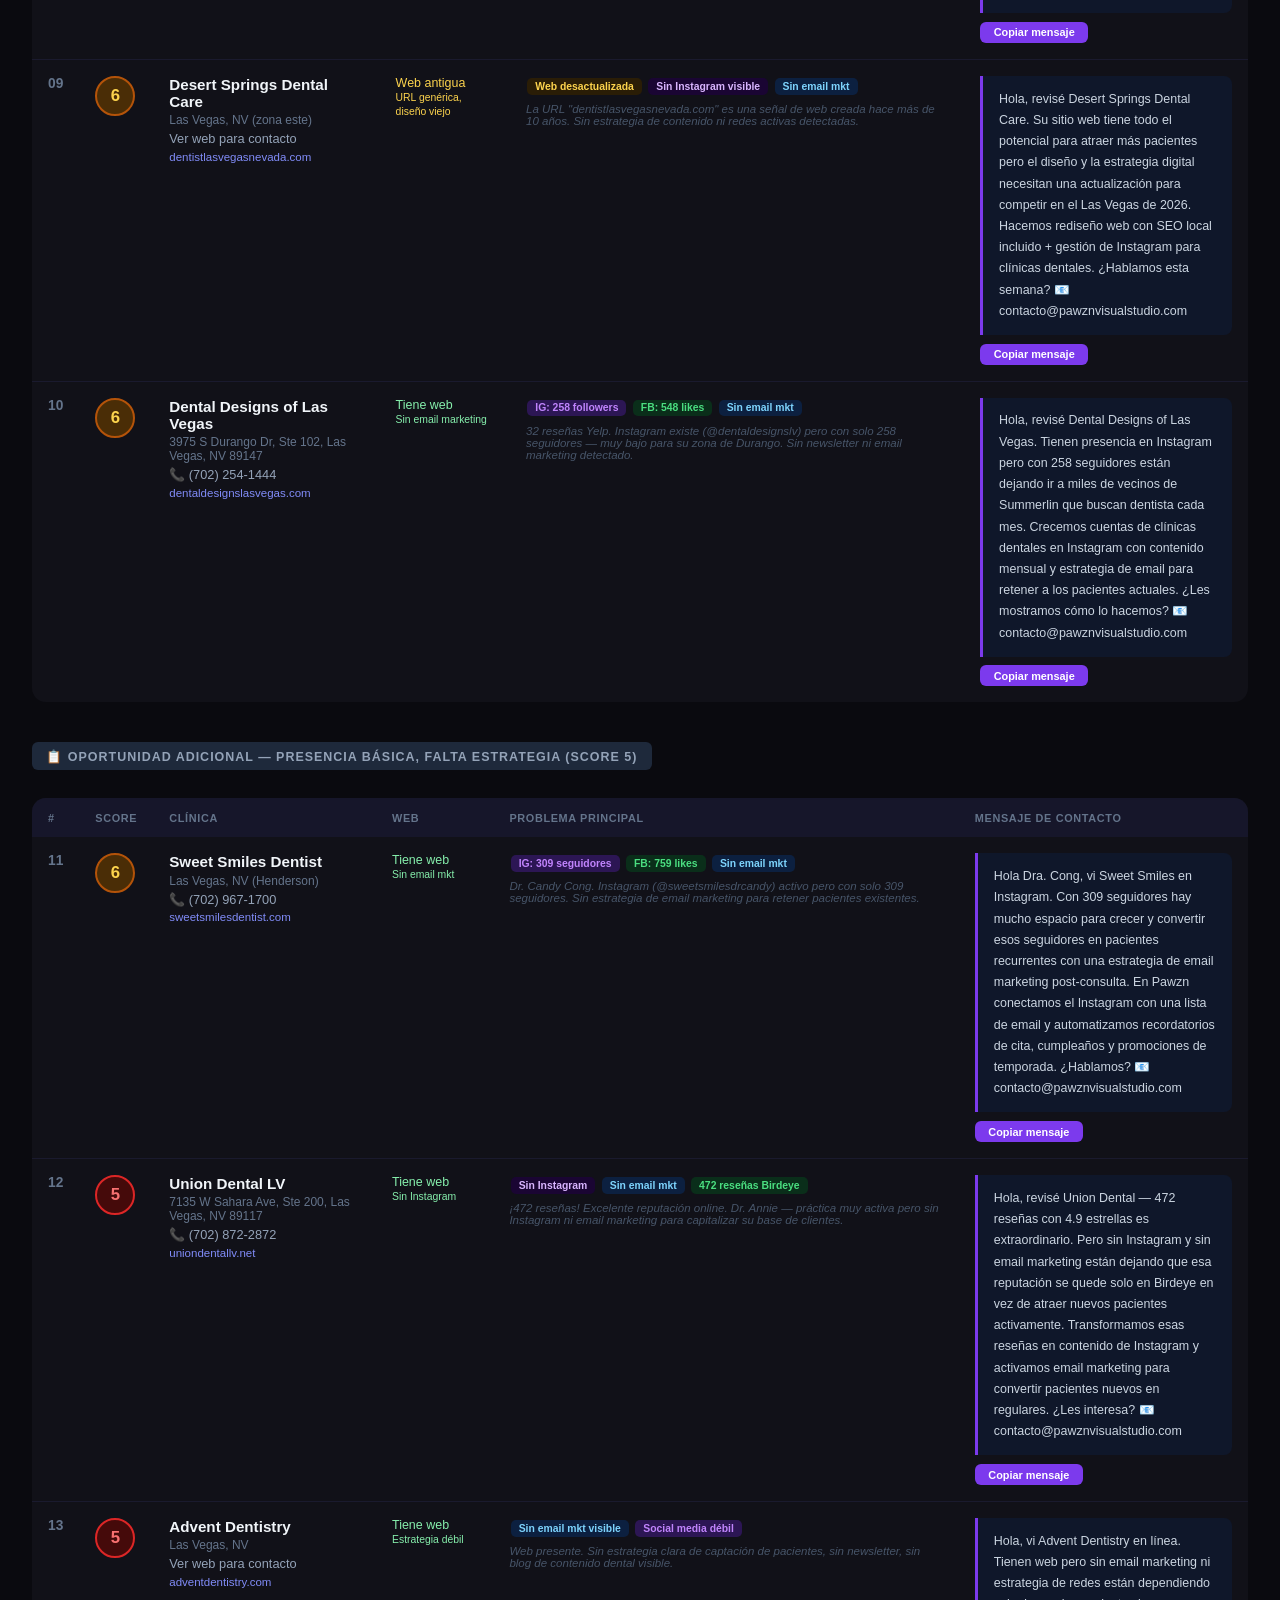
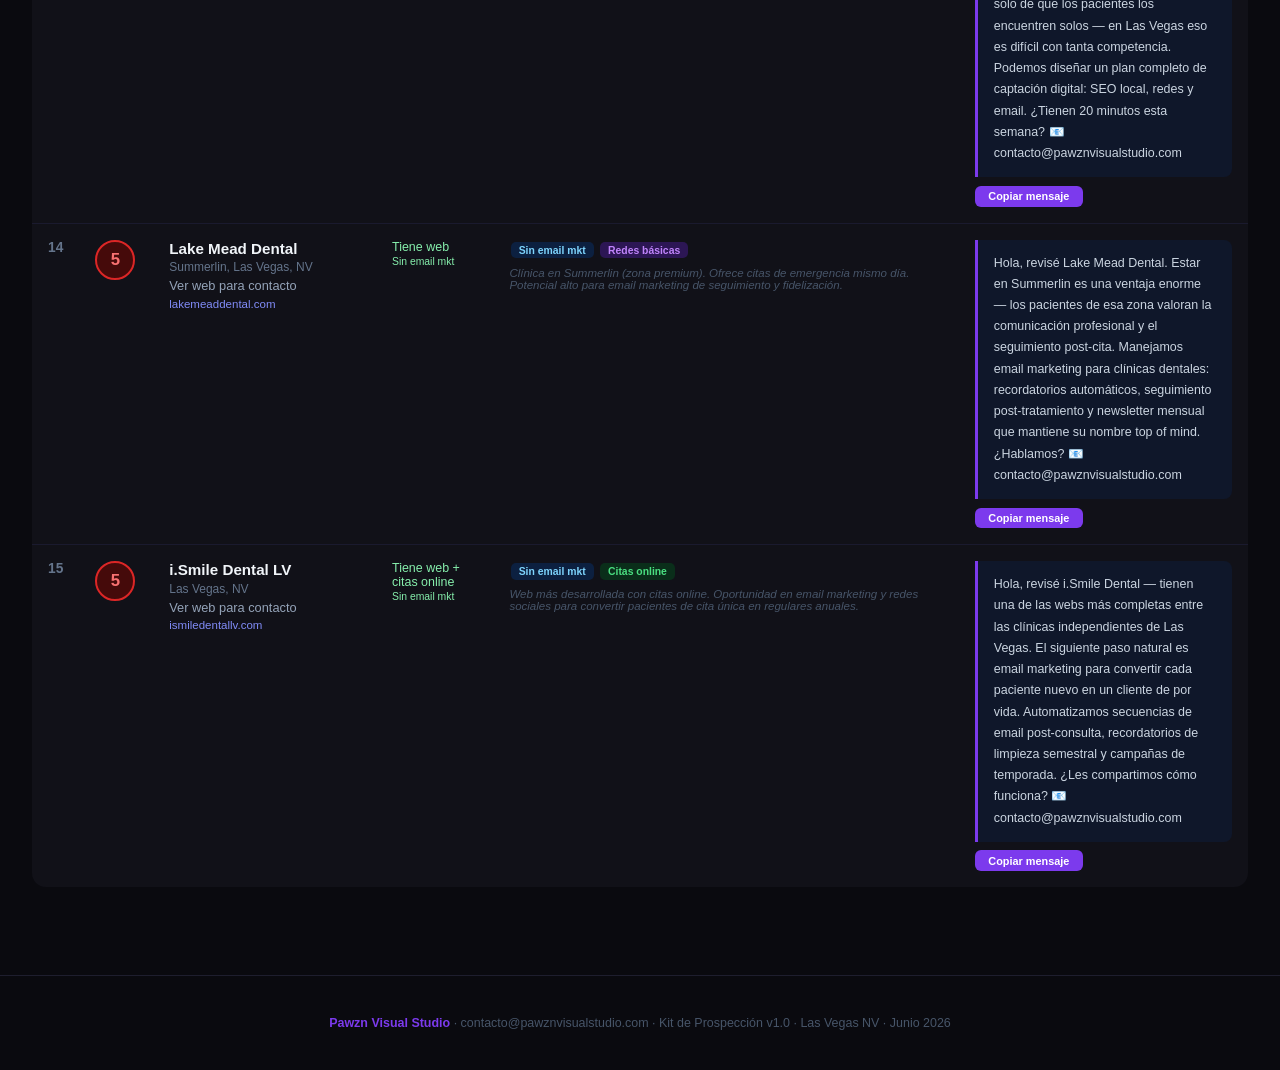
<file: kit-prospeccion/informe-clinicas-dentales-lasvegas-2026-06-15.html>
<!DOCTYPE html>
<html lang="es">
<head>
<meta charset="UTF-8">
<meta name="viewport" content="width=device-width, initial-scale=1">
<title>Prospectos — Clínicas Dentales en Las Vegas NV</title>
<style>
  * { margin: 0; padding: 0; box-sizing: border-box; }
  body { font-family: 'Segoe UI', sans-serif; background: #0a0a0f; color: #e2e8f0; min-height: 100vh; }

  .header { background: linear-gradient(135deg, #7c3aed 0%, #4f46e5 60%, #1d4ed8 100%); padding: 2.5rem 2rem; text-align: center; position: relative; overflow: hidden; }
  .header::before { content: ''; position: absolute; inset: 0; background: radial-gradient(ellipse at 30% 50%, rgba(139,92,246,0.4) 0%, transparent 60%); }
  .header-label { font-size: 0.72rem; letter-spacing: 0.15em; text-transform: uppercase; color: rgba(255,255,255,0.65); margin-bottom: 0.75rem; position: relative; }
  .header h1 { font-size: 1.9rem; font-weight: 900; position: relative; }
  .header p { opacity: 0.8; margin-top: 0.5rem; font-size: 0.9rem; position: relative; }

  .stats { display: flex; gap: 1rem; padding: 1.5rem 2rem; background: #0d0d14; flex-wrap: wrap; justify-content: center; border-bottom: 1px solid #1e1e2e; }
  .stat { background: #111118; border: 1px solid #2d2d44; border-radius: 12px; padding: 1rem 1.75rem; text-align: center; min-width: 120px; }
  .stat-num { font-size: 2rem; font-weight: 800; color: #a78bfa; }
  .stat-label { font-size: 0.68rem; color: #94a3b8; margin-top: 0.2rem; text-transform: uppercase; letter-spacing: 0.05em; }

  .container { padding: 2rem; max-width: 1500px; margin: 0 auto; }

  .section-label { font-size: 0.78rem; font-weight: 700; letter-spacing: 0.08em; text-transform: uppercase; padding: 0.4rem 0.9rem; border-radius: 6px; display: inline-block; margin-bottom: 1rem; }
  .label-high { background: #14532d; color: #4ade80; }
  .label-mid  { background: #713f12; color: #fbbf24; }
  .label-low  { background: #1e293b; color: #94a3b8; }

  table { width: 100%; border-collapse: collapse; background: #111118; border-radius: 14px; overflow: hidden; font-size: 0.86rem; margin-bottom: 2.5rem; }
  th { background: #16162a; padding: 0.85rem 1rem; text-align: left; font-size: 0.68rem; color: #64748b; text-transform: uppercase; letter-spacing: 0.06em; white-space: nowrap; }
  td { padding: 1rem; border-bottom: 1px solid #1a1a2e; vertical-align: top; }
  tr:last-child td { border-bottom: none; }
  tr:hover td { background: #13132a; transition: background 0.15s; }

  .score { display: inline-flex; align-items: center; justify-content: center; width: 40px; height: 40px; border-radius: 50%; font-weight: 900; font-size: 1.05rem; flex-shrink: 0; }
  .score-9, .score-10 { background: #14532d; color: #4ade80; border: 2px solid #16a34a; }
  .score-8 { background: #1a3a1a; color: #86efac; border: 2px solid #15803d; }
  .score-7 { background: #713f12; color: #fbbf24; border: 2px solid #d97706; }
  .score-6 { background: #4a2d06; color: #fcd34d; border: 2px solid #b45309; }
  .score-5 { background: #450a0a; color: #f87171; border: 2px solid #dc2626; }

  .tag { display: inline-block; padding: 0.18rem 0.5rem; border-radius: 5px; font-size: 0.65rem; margin: 0.12rem 0.08rem; font-weight: 600; }
  .t-no-web   { background: #2d1515; color: #fca5a5; }
  .t-web-old  { background: #2a1d06; color: #fcd34d; }
  .t-no-ig    { background: #1a0533; color: #d8b4fe; }
  .t-no-fb    { background: #1e0a3c; color: #c084fc; }
  .t-no-email { background: #0c2040; color: #7dd3fc; }
  .t-low-ig   { background: #2c1654; color: #c084fc; }
  .t-ok       { background: #0a2e1a; color: #4ade80; }
  .t-maps     { background: #1a2c10; color: #86efac; }

  .biz-name { font-weight: 700; font-size: 0.95rem; color: #f1f5f9; }
  .biz-zone { font-size: 0.75rem; color: #64748b; margin-top: 0.2rem; }
  .biz-phone { font-size: 0.8rem; color: #94a3b8; margin-top: 0.25rem; }
  .biz-link  { font-size: 0.72rem; margin-top: 0.3rem; }

  a { color: #818cf8; text-decoration: none; }
  a:hover { text-decoration: underline; color: #a5b4fc; }
  .no-web { color: #f87171; font-size: 0.78rem; font-style: italic; }
  .has-web { color: #86efac; font-size: 0.78rem; }
  .web-old { color: #fcd34d; font-size: 0.78rem; }

  .msg-box { background: #0f172a; border-left: 3px solid #7c3aed; padding: 0.8rem 1rem; border-radius: 0 8px 8px 0; font-size: 0.78rem; line-height: 1.7; color: #cbd5e1; max-width: 300px; }
  .copy-btn { display: inline-block; margin-top: 0.55rem; padding: 0.28rem 0.85rem; background: #7c3aed; color: white; border: none; border-radius: 6px; font-size: 0.68rem; cursor: pointer; font-weight: 700; transition: background 0.15s; }
  .copy-btn:hover { background: #6d28d9; }

  .detail-note { font-size: 0.72rem; color: #475569; margin-top: 0.4rem; font-style: italic; }

  .footer { text-align: center; padding: 2.5rem 1rem; color: #475569; font-size: 0.78rem; border-top: 1px solid #1e1e2e; margin-top: 1rem; }
  .footer strong { color: #7c3aed; }

  .back-link { display: inline-flex; align-items: center; gap: 0.4rem; margin-bottom: 1.5rem; color: #7c3aed; font-size: 0.82rem; font-weight: 600; text-decoration: none; }
  .back-link:hover { color: #a78bfa; }

  @media (max-width: 1000px) {
    table { display: block; overflow-x: auto; -webkit-overflow-scrolling: touch; }
  }
</style>
</head>
<body>

<div class="header">
  <div class="header-label">Pawzn Visual Studio — Kit de Prospección</div>
  <h1>🦷 Clínicas Dentales en Las Vegas, NV</h1>
  <p>15 prospectos analizados · Ordenados por oportunidad digital · 15 de junio 2026</p>
</div>

<div class="stats">
  <div class="stat"><div class="stat-num">15</div><div class="stat-label">Prospectos</div></div>
  <div class="stat"><div class="stat-num">4</div><div class="stat-label">Sin sitio web</div></div>
  <div class="stat"><div class="stat-num">9</div><div class="stat-label">Sin email marketing</div></div>
  <div class="stat"><div class="stat-num">6</div><div class="stat-label">Sin Instagram activo</div></div>
  <div class="stat"><div class="stat-num">5</div><div class="stat-label">Oportunidad alta (8+)</div></div>
</div>

<div class="container">

  <a class="back-link" href="index.html">← Volver al kit</a>

  <!-- ALTA OPORTUNIDAD -->
  <div style="margin-bottom:0.75rem">
    <span class="section-label label-high">🔥 Oportunidad alta — contactar primero (Score 8–10)</span>
  </div>
  <table>
    <thead>
      <tr>
        <th>#</th>
        <th>Score</th>
        <th>Clínica</th>
        <th>Web</th>
        <th>Problemas detectados</th>
        <th>Mensaje de contacto</th>
      </tr>
    </thead>
    <tbody>

      <tr>
        <td style="font-weight:700;color:#64748b">01</td>
        <td><span class="score score-9">9</span></td>
        <td>
          <div class="biz-name">Dr. Lee Dental Clinic</div>
          <div class="biz-zone">811 S 7th Street, Las Vegas, NV 89101</div>
          <div class="biz-phone">📞 (702) 477-0844</div>
          <div class="biz-link"><a href="https://www.google.com/maps/search/Dr+Lee+Dentist+811+S+7th+Las+Vegas+NV" target="_blank">Ver en Maps</a></div>
          <div class="detail-note">Multilingüe: inglés, español, coreano</div>
        </td>
        <td class="no-web">Sin sitio propio<br><small>Solo directorios</small></td>
        <td>
          <span class="tag t-no-web">Sin web</span>
          <span class="tag t-no-ig">Sin Instagram</span>
          <span class="tag t-no-email">Sin email mkt</span>
          <span class="tag t-no-fb">Sin Facebook</span>
          <div class="detail-note">Clínica multilingüe sin presencia digital detectada. Solo aparece en directorios médicos.</div>
        </td>
        <td>
          <div class="msg-box" id="msg1">
Hola, encontré Dr. Lee Dental Clinic en directorios médicos de Las Vegas. Ser multilingüe (inglés, español, coreano) es una ventaja enorme que no están aprovechando digitalmente.

En Pawzn Visual Studio diseñamos sitios web para clínicas dentales con páginas en varios idiomas, Google Maps optimizado y formularios de citas online. ¿Les interesa una propuesta sin compromiso?

📧 contacto@pawznvisualstudio.com
          </div>
          <button class="copy-btn" onclick="copyMsg('msg1', this)">Copiar mensaje</button>
        </td>
      </tr>

      <tr>
        <td style="font-weight:700;color:#64748b">02</td>
        <td><span class="score score-9">9</span></td>
        <td>
          <div class="biz-name">Dr. Rezaei Dental</div>
          <div class="biz-zone">6835 W Tropicana Ave, Ste 110, Las Vegas, NV 89103</div>
          <div class="biz-phone">📞 (702) 804-0153</div>
          <div class="biz-link"><a href="https://www.google.com/maps/search/Dr+Rezaei+Dentist+6835+W+Tropicana+Las+Vegas" target="_blank">Ver en Maps</a></div>
        </td>
        <td class="no-web">Sin sitio propio<br><small>Solo directorios</small></td>
        <td>
          <span class="tag t-no-web">Sin web</span>
          <span class="tag t-no-ig">Sin Instagram</span>
          <span class="tag t-no-email">Sin email mkt</span>
          <span class="tag t-no-fb">Sin Facebook visible</span>
          <div class="detail-note">Zona de Tropicana — alta densidad residencial. Sin web propia ni redes detectadas.</div>
        </td>
        <td>
          <div class="msg-box" id="msg2">
Hola, vi el consultorio del Dr. Rezaei en la zona de Tropicana. La ubicación es excelente pero sin sitio web los pacientes potenciales no los van a encontrar cuando busquen dentista en Google.

Creamos webs para clínicas dentales con reserva de citas online, SEO local y presencia en Google Maps optimizada. ¿Tienen 15 minutos para conocer la propuesta?

📧 contacto@pawznvisualstudio.com
          </div>
          <button class="copy-btn" onclick="copyMsg('msg2', this)">Copiar mensaje</button>
        </td>
      </tr>

      <tr>
        <td style="font-weight:700;color:#64748b">03</td>
        <td><span class="score score-8">8</span></td>
        <td>
          <div class="biz-name">The Dentist LV</div>
          <div class="biz-zone">7500 W Lake Mead Blvd, Las Vegas, NV 89128</div>
          <div class="biz-phone">📞 (702) 997-8977</div>
          <div class="biz-link"><a href="https://www.yelp.com/biz/the-dentist-las-vegas" target="_blank">Ver en Yelp</a></div>
        </td>
        <td class="no-web">Solo Yelp<br><small>12 reseñas, sin web propia</small></td>
        <td>
          <span class="tag t-no-web">Sin web propia</span>
          <span class="tag t-no-ig">Sin Instagram</span>
          <span class="tag t-no-email">Sin email mkt</span>
          <span class="tag t-maps">12 reseñas Yelp</span>
          <div class="detail-note">Solo existe en Yelp. Sin dominio propio, sin redes, sin estrategia digital. Zona Lake Mead de alto tráfico.</div>
        </td>
        <td>
          <div class="msg-box" id="msg3">
Hola, encontré The Dentist LV en Yelp y noté que solo tienen 12 reseñas y no aparecen en Google con web propia — eso significa que están perdiendo decenas de pacientes nuevos cada mes.

En Pawzn Visual Studio lanzamos el paquete digital completo para clínicas: web profesional, Google Business optimizado, Instagram y campaña de email para retener pacientes. ¿Hablamos esta semana?

📧 contacto@pawznvisualstudio.com
          </div>
          <button class="copy-btn" onclick="copyMsg('msg3', this)">Copiar mensaje</button>
        </td>
      </tr>

      <tr>
        <td style="font-weight:700;color:#64748b">04</td>
        <td><span class="score score-8">8</span></td>
        <td>
          <div class="biz-name">Dr. Guild Dental Office</div>
          <div class="biz-zone">3050 E Desert Inn Rd, Ste 105, Las Vegas, NV 89121</div>
          <div class="biz-phone">📞 (702) 732-7616</div>
          <div class="biz-link"><a href="https://www.google.com/maps/search/Dr+Guild+Dentist+3050+E+Desert+Inn+Las+Vegas" target="_blank">Ver en Maps</a></div>
        </td>
        <td class="no-web">Sin sitio propio<br><small>Solo directorios</small></td>
        <td>
          <span class="tag t-no-web">Sin web</span>
          <span class="tag t-no-ig">Sin Instagram</span>
          <span class="tag t-no-email">Sin email mkt</span>
          <span class="tag t-no-fb">Sin Facebook visible</span>
          <div class="detail-note">Zona Desert Inn / Eastside. Sin presencia digital detectada más allá de directorios médicos.</div>
        </td>
        <td>
          <div class="msg-box" id="msg4">
Hola, encontré el consultorio del Dr. Guild en la zona de Desert Inn. Con una clínica activa y buena ubicación, no tener web ni redes sociales significa que la competencia aparece primero cuando alguien busca "dentista cerca de mí" en esa zona.

Diseñamos el sitio, gestionamos Instagram y optimizamos Google Maps. ¿Les enviamos un análisis gratuito de su presencia digital actual?

📧 contacto@pawznvisualstudio.com
          </div>
          <button class="copy-btn" onclick="copyMsg('msg4', this)">Copiar mensaje</button>
        </td>
      </tr>

      <tr>
        <td style="font-weight:700;color:#64748b">05</td>
        <td><span class="score score-8">8</span></td>
        <td>
          <div class="biz-name">Nevada Dentistry &amp; Braces</div>
          <div class="biz-zone">581 N Eastern Ave, Las Vegas, NV 89101</div>
          <div class="biz-phone">📞 (702) 444-7810</div>
          <div class="biz-link"><a href="https://nvdentalbraces.com" target="_blank">nvdentalbraces.com</a></div>
        </td>
        <td class="web-old">Web básica<br><small>Sin blog, sin newsletter</small></td>
        <td>
          <span class="tag t-web-old">Web básica</span>
          <span class="tag t-no-ig">Sin Instagram activo</span>
          <span class="tag t-no-email">Sin email mkt</span>
          <span class="tag t-maps">Zona 89101</span>
          <div class="detail-note">Tiene web pero sin estrategia de contenido, sin email marketing ni redes activas. Zona este de LV con alta competencia.</div>
        </td>
        <td>
          <div class="msg-box" id="msg5">
Hola, revisé la web de Nevada Dentistry &amp; Braces — tienen una base sólida pero sin blog, sin email y sin Instagram activo están dejando que la competencia capture los pacientes que ya los visitan.

En Pawzn hacemos email marketing para clínicas dentales: recordatorios de citas, promociones de blanqueamiento, seguimiento post-tratamiento. ¿Les mostramos resultados de clínicas similares?

📧 contacto@pawznvisualstudio.com
          </div>
          <button class="copy-btn" onclick="copyMsg('msg5', this)">Copiar mensaje</button>
        </td>
      </tr>

    </tbody>
  </table>

  <!-- OPORTUNIDAD MEDIA -->
  <div style="margin-bottom:0.75rem">
    <span class="section-label label-mid">⚡ Oportunidad media — Tiene web pero carece de digital marketing (Score 6–7)</span>
  </div>
  <table>
    <thead>
      <tr>
        <th>#</th>
        <th>Score</th>
        <th>Clínica</th>
        <th>Web</th>
        <th>Problemas detectados</th>
        <th>Mensaje de contacto</th>
      </tr>
    </thead>
    <tbody>

      <tr>
        <td style="font-weight:700;color:#64748b">06</td>
        <td><span class="score score-7">7</span></td>
        <td>
          <div class="biz-name">Care For You Dental</div>
          <div class="biz-zone">1597 E Windmill Ln, Ste 100, Las Vegas, NV 89123</div>
          <div class="biz-phone">📞 (702) 765-4018</div>
          <div class="biz-link"><a href="https://careforyoudental.com" target="_blank">careforyoudental.com</a></div>
        </td>
        <td class="has-web">Tiene web<br><small>Sin newsletter</small></td>
        <td>
          <span class="tag t-no-ig">Sin Instagram</span>
          <span class="tag t-no-email">Sin email mkt</span>
          <span class="tag t-ok">Facebook activo</span>
          <div class="detail-note">4 estrellas en Yelp. Tiene web y Facebook pero sin Instagram ni email marketing. Zona Henderson/Windmill con perfil familiar.</div>
        </td>
        <td>
          <div class="msg-box" id="msg6">
Hola, revisé Care For You Dental — tienen web y Facebook pero sin Instagram ni email marketing están perdiendo la oportunidad de retener pacientes y generar referidos.

Gestionamos redes sociales para clínicas dentales con contenido mensual + campañas de email para recordatorios de limpieza y seguimiento post-tratamiento. ¿Les enviamos una propuesta?

📧 contacto@pawznvisualstudio.com
          </div>
          <button class="copy-btn" onclick="copyMsg('msg6', this)">Copiar mensaje</button>
        </td>
      </tr>

      <tr>
        <td style="font-weight:700;color:#64748b">07</td>
        <td><span class="score score-7">7</span></td>
        <td>
          <div class="biz-name">Flores Family Dental</div>
          <div class="biz-zone">6536 N Decatur Blvd, Ste 120, Las Vegas, NV 89131</div>
          <div class="biz-phone">📞 (702) 242-3373</div>
          <div class="biz-link"><a href="https://floresfamilydental.com" target="_blank">floresfamilydental.com</a></div>
        </td>
        <td class="web-old">Web desactualizada<br><small>Formularios desde 2017</small></td>
        <td>
          <span class="tag t-web-old">Web 2017</span>
          <span class="tag t-no-ig">Sin Instagram</span>
          <span class="tag t-no-email">Sin email mkt</span>
          <span class="tag t-ok">FB 33 reseñas</span>
          <div class="detail-note">La web tiene archivos de formularios del 2017. Comunidad hispanohablante — gran oportunidad para contenido bilingüe. Dr. Flores, UNLV graduado cum laude.</div>
        </td>
        <td>
          <div class="msg-box" id="msg7">
Hola Dr. Flores, vi Flores Family Dental en línea. Siendo dentista graduado cum laude de la UNLV y atendiendo la comunidad hispanohablante de North Las Vegas, merecen una presencia digital que refleje esa trayectoria.

Rediseñamos su web (la actual tiene contenido del 2017) y arrancamos su Instagram bilingüe. ¿Tienen 20 minutos para ver el borrador de lo que haríamos?

📧 contacto@pawznvisualstudio.com
          </div>
          <button class="copy-btn" onclick="copyMsg('msg7', this)">Copiar mensaje</button>
        </td>
      </tr>

      <tr>
        <td style="font-weight:700;color:#64748b">08</td>
        <td><span class="score score-6">6</span></td>
        <td>
          <div class="biz-name">Parkview Dental</div>
          <div class="biz-zone">6615 S Eastern Ave, #106, Las Vegas, NV 89119</div>
          <div class="biz-phone">📞 (702) 735-3506</div>
          <div class="biz-link"><a href="https://parkviewdentallv.com" target="_blank">parkviewdentallv.com</a></div>
        </td>
        <td class="has-web">Tiene web<br><small>Sin blog ni SEO</small></td>
        <td>
          <span class="tag t-no-ig">Sin Instagram</span>
          <span class="tag t-no-email">Sin email mkt</span>
          <span class="tag t-ok">Facebook básico</span>
          <div class="detail-note">17 reseñas en Yelp. Horario limitado L-V 7am-4pm. Web presente pero sin estrategia de contenido ni captación de pacientes online.</div>
        </td>
        <td>
          <div class="msg-box" id="msg8">
Hola, vi Parkview Dental en la zona de Eastern Ave. Con 17 reseñas en Yelp saben que los pacientes satisfechos comparten su experiencia — pero sin Instagram ni email no están amplificando ese boca a boca digitalmente.

Manejamos la presencia en redes y email para clínicas como la suya. ¿Les compartimos ejemplos de resultado?

📧 contacto@pawznvisualstudio.com
          </div>
          <button class="copy-btn" onclick="copyMsg('msg8', this)">Copiar mensaje</button>
        </td>
      </tr>

      <tr>
        <td style="font-weight:700;color:#64748b">09</td>
        <td><span class="score score-6">6</span></td>
        <td>
          <div class="biz-name">Desert Springs Dental Care</div>
          <div class="biz-zone">Las Vegas, NV (zona este)</div>
          <div class="biz-phone">Ver web para contacto</div>
          <div class="biz-link"><a href="https://www.dentistlasvegasnevada.com" target="_blank">dentistlasvegasnevada.com</a></div>
        </td>
        <td class="web-old">Web antigua<br><small>URL genérica, diseño viejo</small></td>
        <td>
          <span class="tag t-web-old">Web desactualizada</span>
          <span class="tag t-no-ig">Sin Instagram visible</span>
          <span class="tag t-no-email">Sin email mkt</span>
          <div class="detail-note">La URL "dentistlasvegasnevada.com" es una señal de web creada hace más de 10 años. Sin estrategia de contenido ni redes activas detectadas.</div>
        </td>
        <td>
          <div class="msg-box" id="msg9">
Hola, revisé Desert Springs Dental Care. Su sitio web tiene todo el potencial para atraer más pacientes pero el diseño y la estrategia digital necesitan una actualización para competir en el Las Vegas de 2026.

Hacemos rediseño web con SEO local incluido + gestión de Instagram para clínicas dentales. ¿Hablamos esta semana?

📧 contacto@pawznvisualstudio.com
          </div>
          <button class="copy-btn" onclick="copyMsg('msg9', this)">Copiar mensaje</button>
        </td>
      </tr>

      <tr>
        <td style="font-weight:700;color:#64748b">10</td>
        <td><span class="score score-6">6</span></td>
        <td>
          <div class="biz-name">Dental Designs of Las Vegas</div>
          <div class="biz-zone">3975 S Durango Dr, Ste 102, Las Vegas, NV 89147</div>
          <div class="biz-phone">📞 (702) 254-1444</div>
          <div class="biz-link"><a href="https://dentaldesignslasvegas.com" target="_blank">dentaldesignslasvegas.com</a></div>
        </td>
        <td class="has-web">Tiene web<br><small>Sin email marketing</small></td>
        <td>
          <span class="tag t-low-ig">IG: 258 followers</span>
          <span class="tag t-ok">FB: 548 likes</span>
          <span class="tag t-no-email">Sin email mkt</span>
          <div class="detail-note">32 reseñas Yelp. Instagram existe (@dentaldesignslv) pero con solo 258 seguidores — muy bajo para su zona de Durango. Sin newsletter ni email marketing detectado.</div>
        </td>
        <td>
          <div class="msg-box" id="msg10">
Hola, revisé Dental Designs of Las Vegas. Tienen presencia en Instagram pero con 258 seguidores están dejando ir a miles de vecinos de Summerlin que buscan dentista cada mes.

Crecemos cuentas de clínicas dentales en Instagram con contenido mensual y estrategia de email para retener a los pacientes actuales. ¿Les mostramos cómo lo hacemos?

📧 contacto@pawznvisualstudio.com
          </div>
          <button class="copy-btn" onclick="copyMsg('msg10', this)">Copiar mensaje</button>
        </td>
      </tr>

    </tbody>
  </table>

  <!-- OPORTUNIDAD ADICIONAL -->
  <div style="margin-bottom:0.75rem">
    <span class="section-label label-low">📋 Oportunidad adicional — Presencia básica, falta estrategia (Score 5)</span>
  </div>
  <table>
    <thead>
      <tr>
        <th>#</th>
        <th>Score</th>
        <th>Clínica</th>
        <th>Web</th>
        <th>Problema principal</th>
        <th>Mensaje de contacto</th>
      </tr>
    </thead>
    <tbody>

      <tr>
        <td style="font-weight:700;color:#64748b">11</td>
        <td><span class="score score-6">6</span></td>
        <td>
          <div class="biz-name">Sweet Smiles Dentist</div>
          <div class="biz-zone">Las Vegas, NV (Henderson)</div>
          <div class="biz-phone">📞 (702) 967-1700</div>
          <div class="biz-link"><a href="https://www.sweetsmilesdentist.com" target="_blank">sweetsmilesdentist.com</a></div>
        </td>
        <td class="has-web">Tiene web<br><small>Sin email mkt</small></td>
        <td>
          <span class="tag t-low-ig">IG: 309 seguidores</span>
          <span class="tag t-ok">FB: 759 likes</span>
          <span class="tag t-no-email">Sin email mkt</span>
          <div class="detail-note">Dr. Candy Cong. Instagram (@sweetsmilesdrcandy) activo pero con solo 309 seguidores. Sin estrategia de email marketing para retener pacientes existentes.</div>
        </td>
        <td>
          <div class="msg-box" id="msg11">
Hola Dra. Cong, vi Sweet Smiles en Instagram. Con 309 seguidores hay mucho espacio para crecer y convertir esos seguidores en pacientes recurrentes con una estrategia de email marketing post-consulta.

En Pawzn conectamos el Instagram con una lista de email y automatizamos recordatorios de cita, cumpleaños y promociones de temporada. ¿Hablamos?

📧 contacto@pawznvisualstudio.com
          </div>
          <button class="copy-btn" onclick="copyMsg('msg11', this)">Copiar mensaje</button>
        </td>
      </tr>

      <tr>
        <td style="font-weight:700;color:#64748b">12</td>
        <td><span class="score score-5">5</span></td>
        <td>
          <div class="biz-name">Union Dental LV</div>
          <div class="biz-zone">7135 W Sahara Ave, Ste 200, Las Vegas, NV 89117</div>
          <div class="biz-phone">📞 (702) 872-2872</div>
          <div class="biz-link"><a href="https://www.uniondentallv.net" target="_blank">uniondentallv.net</a></div>
        </td>
        <td class="has-web">Tiene web<br><small>Sin Instagram</small></td>
        <td>
          <span class="tag t-no-ig">Sin Instagram</span>
          <span class="tag t-no-email">Sin email mkt</span>
          <span class="tag t-ok">472 reseñas Birdeye</span>
          <div class="detail-note">¡472 reseñas! Excelente reputación online. Dr. Annie — práctica muy activa pero sin Instagram ni email marketing para capitalizar su base de clientes.</div>
        </td>
        <td>
          <div class="msg-box" id="msg12">
Hola, revisé Union Dental — 472 reseñas con 4.9 estrellas es extraordinario. Pero sin Instagram y sin email marketing están dejando que esa reputación se quede solo en Birdeye en vez de atraer nuevos pacientes activamente.

Transformamos esas reseñas en contenido de Instagram y activamos email marketing para convertir pacientes nuevos en regulares. ¿Les interesa?

📧 contacto@pawznvisualstudio.com
          </div>
          <button class="copy-btn" onclick="copyMsg('msg12', this)">Copiar mensaje</button>
        </td>
      </tr>

      <tr>
        <td style="font-weight:700;color:#64748b">13</td>
        <td><span class="score score-5">5</span></td>
        <td>
          <div class="biz-name">Advent Dentistry</div>
          <div class="biz-zone">Las Vegas, NV</div>
          <div class="biz-phone">Ver web para contacto</div>
          <div class="biz-link"><a href="https://www.adventdentistry.com" target="_blank">adventdentistry.com</a></div>
        </td>
        <td class="has-web">Tiene web<br><small>Estrategia débil</small></td>
        <td>
          <span class="tag t-no-email">Sin email mkt visible</span>
          <span class="tag t-low-ig">Social media débil</span>
          <div class="detail-note">Web presente. Sin estrategia clara de captación de pacientes, sin newsletter, sin blog de contenido dental visible.</div>
        </td>
        <td>
          <div class="msg-box" id="msg13">
Hola, vi Advent Dentistry en línea. Tienen web pero sin email marketing ni estrategia de redes están dependiendo solo de que los pacientes los encuentren solos — en Las Vegas eso es difícil con tanta competencia.

Podemos diseñar un plan completo de captación digital: SEO local, redes y email. ¿Tienen 20 minutos esta semana?

📧 contacto@pawznvisualstudio.com
          </div>
          <button class="copy-btn" onclick="copyMsg('msg13', this)">Copiar mensaje</button>
        </td>
      </tr>

      <tr>
        <td style="font-weight:700;color:#64748b">14</td>
        <td><span class="score score-5">5</span></td>
        <td>
          <div class="biz-name">Lake Mead Dental</div>
          <div class="biz-zone">Summerlin, Las Vegas, NV</div>
          <div class="biz-phone">Ver web para contacto</div>
          <div class="biz-link"><a href="https://www.lakemeaddental.com" target="_blank">lakemeaddental.com</a></div>
        </td>
        <td class="has-web">Tiene web<br><small>Sin email mkt</small></td>
        <td>
          <span class="tag t-no-email">Sin email mkt</span>
          <span class="tag t-low-ig">Redes básicas</span>
          <div class="detail-note">Clínica en Summerlin (zona premium). Ofrece citas de emergencia mismo día. Potencial alto para email marketing de seguimiento y fidelización.</div>
        </td>
        <td>
          <div class="msg-box" id="msg14">
Hola, revisé Lake Mead Dental. Estar en Summerlin es una ventaja enorme — los pacientes de esa zona valoran la comunicación profesional y el seguimiento post-cita.

Manejamos email marketing para clínicas dentales: recordatorios automáticos, seguimiento post-tratamiento y newsletter mensual que mantiene su nombre top of mind. ¿Hablamos?

📧 contacto@pawznvisualstudio.com
          </div>
          <button class="copy-btn" onclick="copyMsg('msg14', this)">Copiar mensaje</button>
        </td>
      </tr>

      <tr>
        <td style="font-weight:700;color:#64748b">15</td>
        <td><span class="score score-5">5</span></td>
        <td>
          <div class="biz-name">i.Smile Dental LV</div>
          <div class="biz-zone">Las Vegas, NV</div>
          <div class="biz-phone">Ver web para contacto</div>
          <div class="biz-link"><a href="https://www.ismiledentallv.com" target="_blank">ismiledentallv.com</a></div>
        </td>
        <td class="has-web">Tiene web + citas online<br><small>Sin email mkt</small></td>
        <td>
          <span class="tag t-no-email">Sin email mkt</span>
          <span class="tag t-ok">Citas online</span>
          <div class="detail-note">Web más desarrollada con citas online. Oportunidad en email marketing y redes sociales para convertir pacientes de cita única en regulares anuales.</div>
        </td>
        <td>
          <div class="msg-box" id="msg15">
Hola, revisé i.Smile Dental — tienen una de las webs más completas entre las clínicas independientes de Las Vegas. El siguiente paso natural es email marketing para convertir cada paciente nuevo en un cliente de por vida.

Automatizamos secuencias de email post-consulta, recordatorios de limpieza semestral y campañas de temporada. ¿Les compartimos cómo funciona?

📧 contacto@pawznvisualstudio.com
          </div>
          <button class="copy-btn" onclick="copyMsg('msg15', this)">Copiar mensaje</button>
        </td>
      </tr>

    </tbody>
  </table>

</div>

<div class="footer">
  <strong>Pawzn Visual Studio</strong> · contacto@pawznvisualstudio.com · Kit de Prospección v1.0 · Las Vegas NV · Junio 2026
</div>

<script>
function copyMsg(id, btn) {
  const box = document.getElementById(id);
  const text = box.innerText.trim();
  navigator.clipboard.writeText(text).then(() => {
    btn.textContent = '✅ ¡Copiado!';
    btn.style.background = '#16a34a';
    setTimeout(() => {
      btn.textContent = 'Copiar mensaje';
      btn.style.background = '';
    }, 2000);
  });
}
</script>
</body>
</html>
</file>
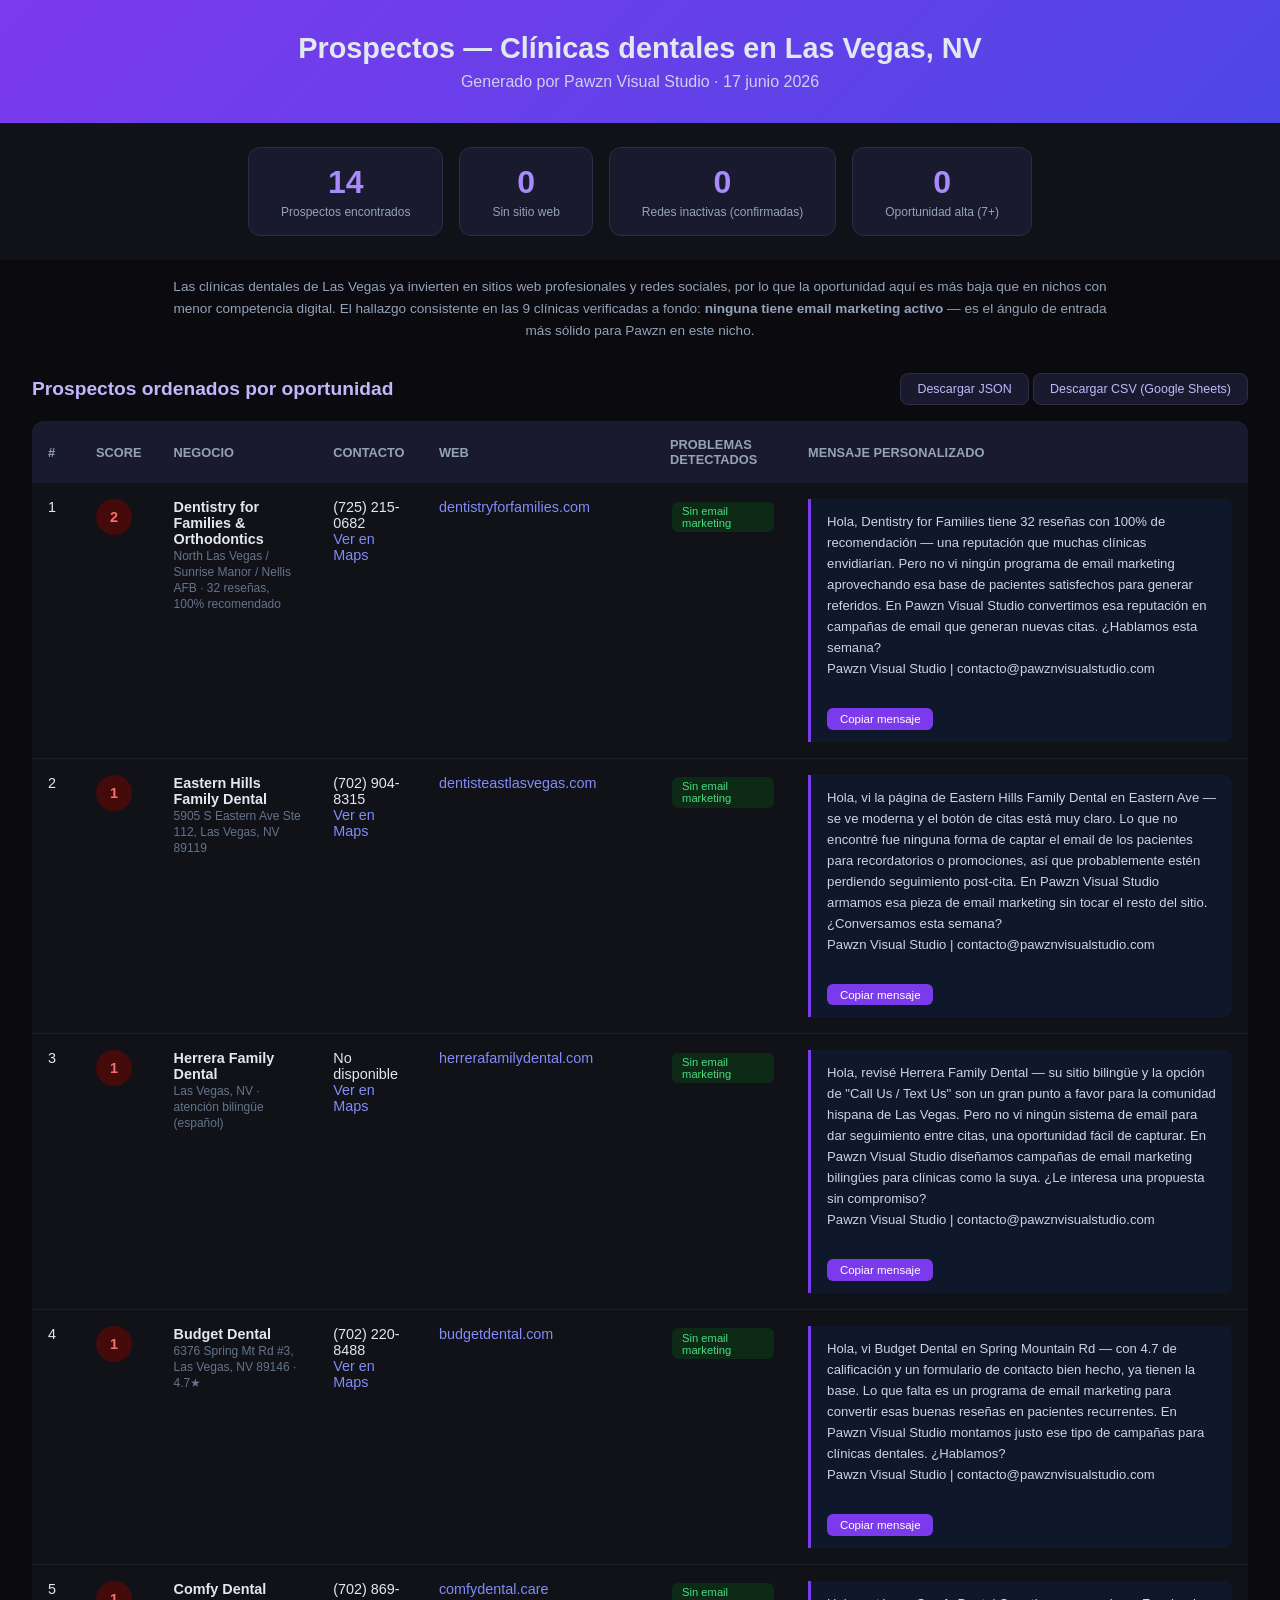
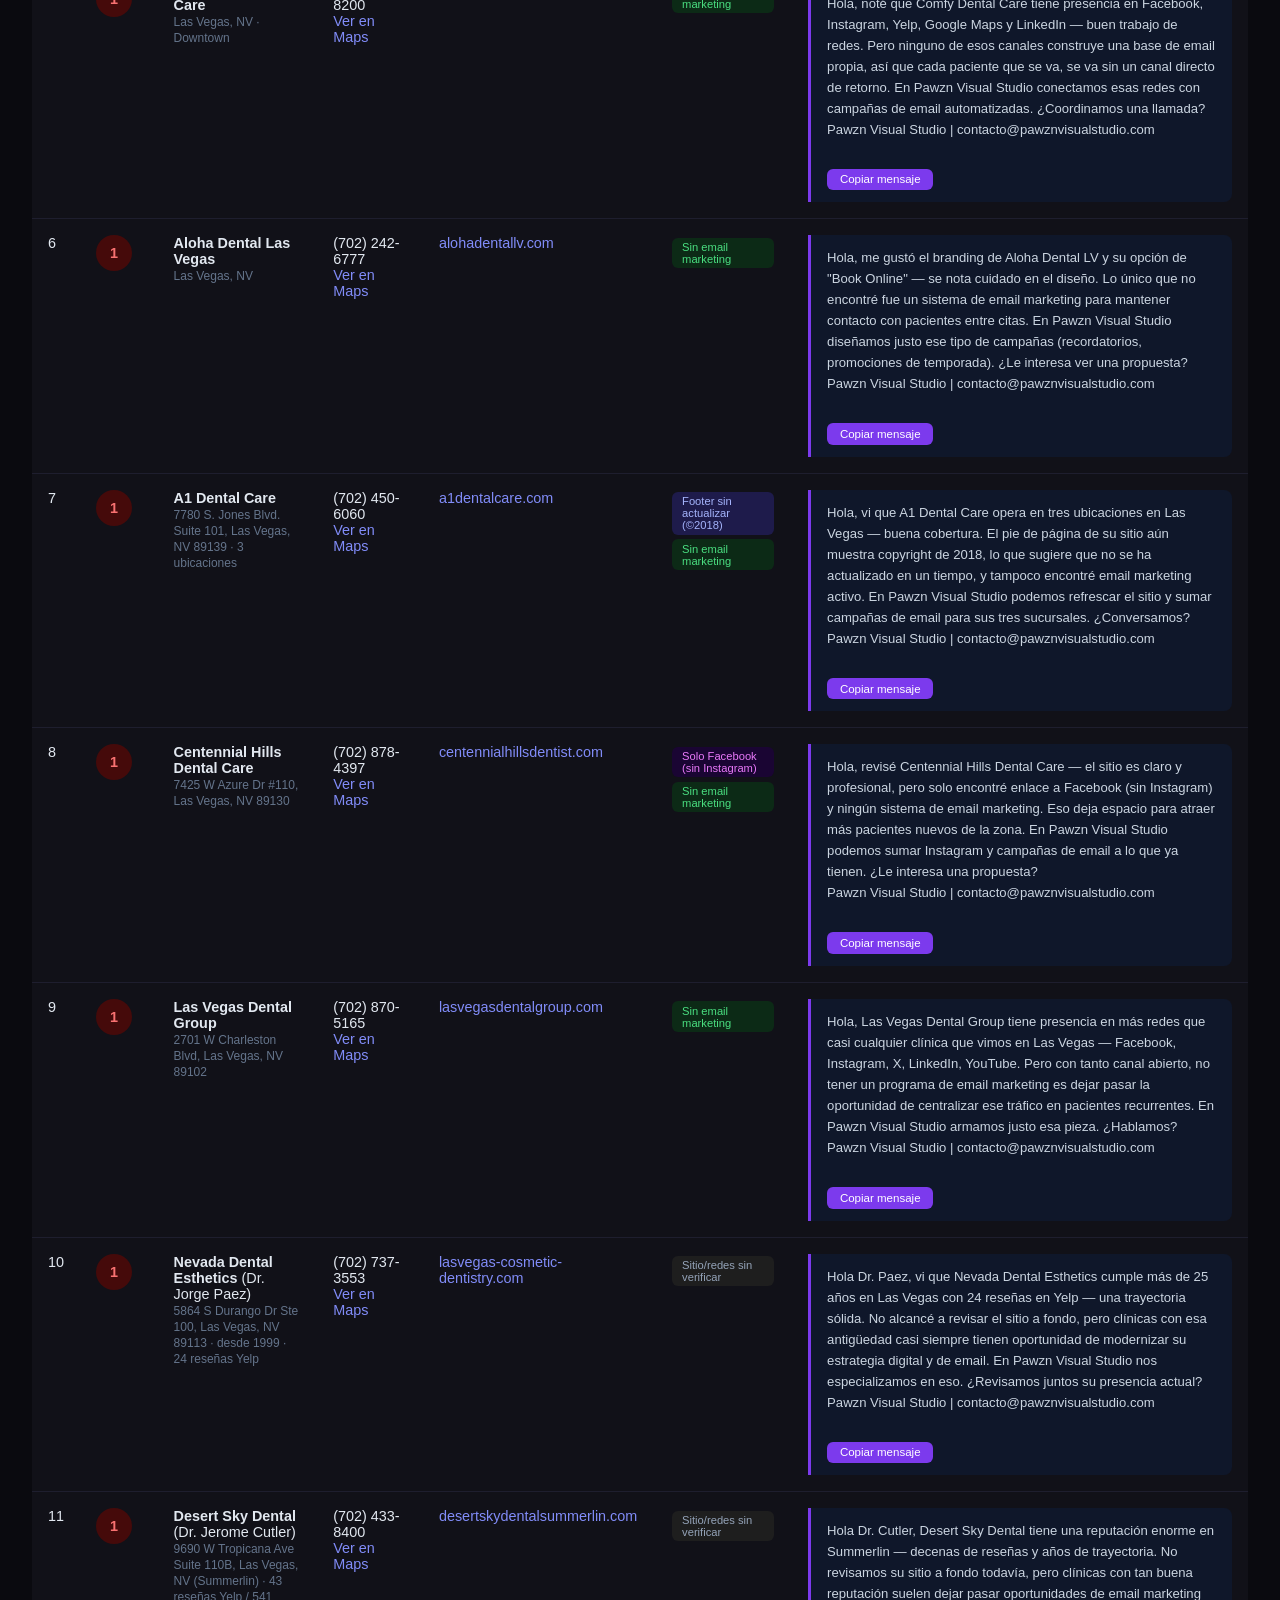
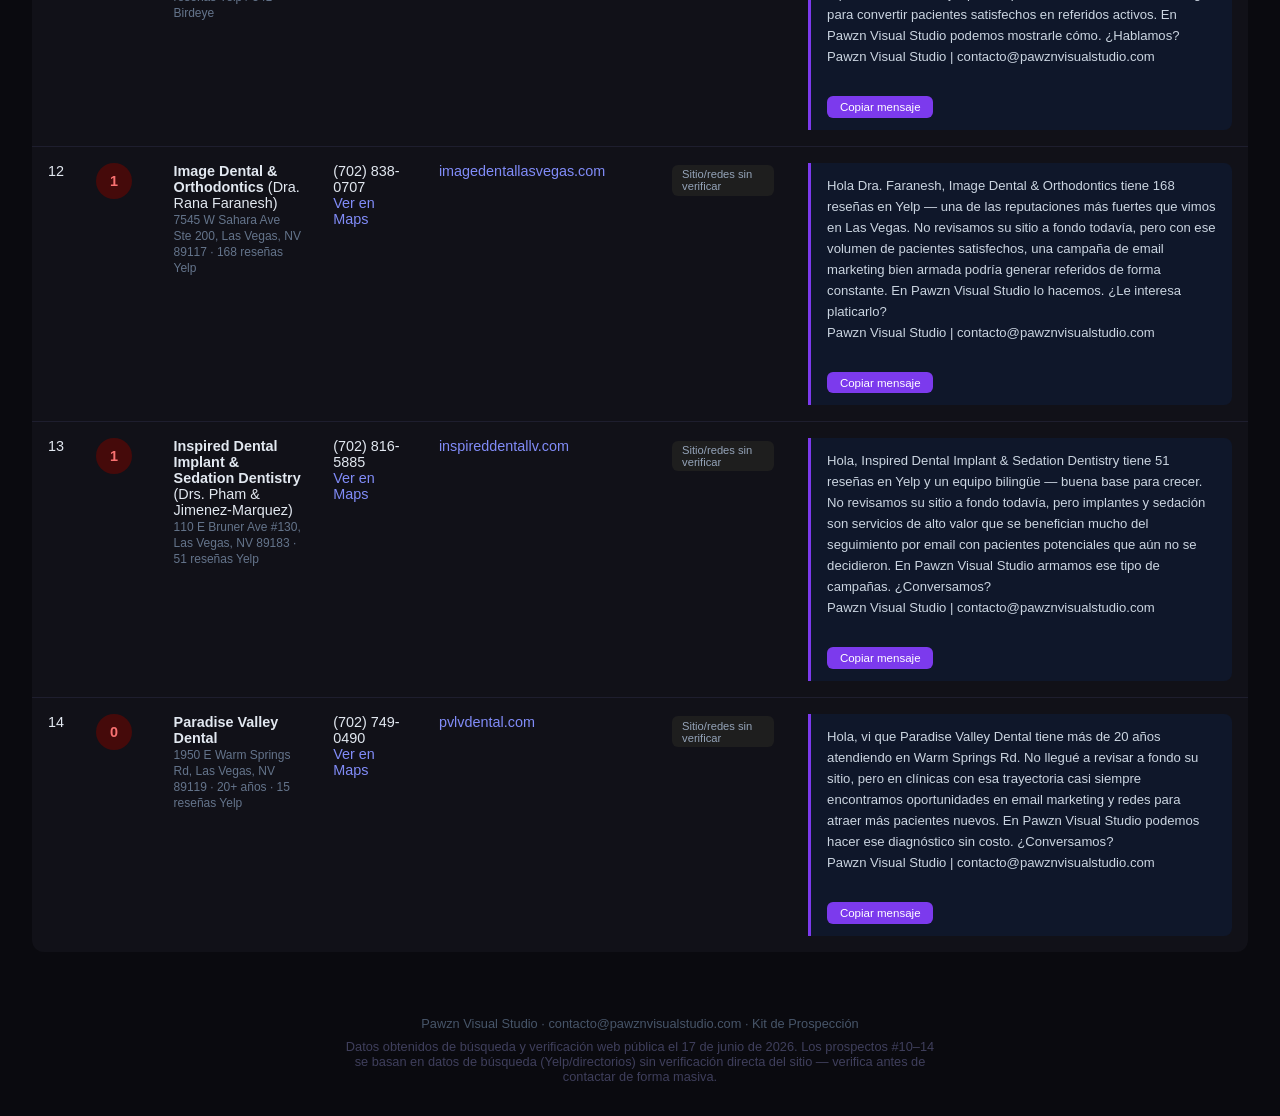
<file: kit-prospeccion/informe-clinicas-dentales-lasvegas-2026-06-17.html>
<!DOCTYPE html>
<html lang="es">
<head>
<meta charset="UTF-8">
<meta name="viewport" content="width=device-width, initial-scale=1">
<title>Prospectos — Clínicas dentales en Las Vegas, NV</title>
<style>
  * { margin: 0; padding: 0; box-sizing: border-box; }
  body { font-family: 'Segoe UI', sans-serif; background: #0a0a0f; color: #e2e8f0; min-height: 100vh; }

  .header { background: linear-gradient(135deg, #7c3aed, #4f46e5); padding: 2rem; text-align: center; }
  .header h1 { font-size: 1.8rem; font-weight: 700; }
  .header p { opacity: 0.85; margin-top: 0.5rem; }

  .stats { display: flex; gap: 1rem; padding: 1.5rem 2rem; background: #111118; flex-wrap: wrap; justify-content: center; }
  .stat { background: #1a1a2e; border: 1px solid #2d2d44; border-radius: 12px; padding: 1rem 2rem; text-align: center; }
  .stat-num { font-size: 2rem; font-weight: 800; color: #a78bfa; }
  .stat-label { font-size: 0.75rem; color: #94a3b8; margin-top: 0.25rem; }

  .insight { max-width: 1000px; margin: 0 auto; padding: 1rem 2rem 0; color: #94a3b8; font-size: 0.85rem; line-height: 1.6; text-align: center; }

  .container { padding: 2rem; max-width: 1400px; margin: 0 auto; }
  .container-head { display: flex; justify-content: space-between; align-items: center; flex-wrap: wrap; gap: 0.75rem; margin-bottom: 1rem; }
  h2 { font-size: 1.2rem; color: #c4b5fd; }
  .export-btn { background: #1a1a2e; border: 1px solid #2d2d44; color: #c4b5fd; padding: 0.5rem 1rem; border-radius: 8px; font-size: 0.78rem; cursor: pointer; }
  .export-btn:hover { background: #24243f; }
  table { width: 100%; border-collapse: collapse; background: #111118; border-radius: 12px; overflow: hidden; }
  th { background: #1a1a2e; padding: 1rem; text-align: left; font-size: 0.8rem; color: #94a3b8; text-transform: uppercase; }
  td { padding: 1rem; border-bottom: 1px solid #1e1e2e; font-size: 0.9rem; vertical-align: top; }
  tr:last-child td { border-bottom: none; }
  tr:hover td { background: #16162a; }

  .score { display: inline-block; width: 36px; height: 36px; border-radius: 50%; font-weight: 800; font-size: 0.9rem; line-height: 36px; text-align: center; }
  .score-high { background: #14532d; color: #4ade80; }
  .score-mid { background: #713f12; color: #fbbf24; }
  .score-low { background: #450a0a; color: #f87171; }

  .tag { display: inline-block; padding: 0.2rem 0.6rem; border-radius: 6px; font-size: 0.7rem; margin: 0.15rem; }
  .tag-web { background: #1e1b4b; color: #a5b4fc; }
  .tag-redes { background: #1a0533; color: #e879f9; }
  .tag-email { background: #0c2a16; color: #4ade80; }
  .tag-sin { background: #2d1515; color: #f87171; }
  .tag-unverified { background: #1e1e1e; color: #94a3b8; }

  .msg { background: #0f172a; border-left: 3px solid #7c3aed; padding: 0.75rem 1rem; border-radius: 0 8px 8px 0; font-size: 0.82rem; line-height: 1.6; color: #cbd5e1; cursor: pointer; }
  .msg:hover { background: #1e293b; }
  .copy-btn { display: inline-block; margin-top: 0.5rem; padding: 0.3rem 0.8rem; background: #7c3aed; color: white; border: none; border-radius: 6px; font-size: 0.72rem; cursor: pointer; }

  a { color: #818cf8; text-decoration: none; }
  a:hover { text-decoration: underline; }
  .no-web { color: #f87171; font-size: 0.8rem; }

  .footer { text-align: center; padding: 2rem; color: #475569; font-size: 0.8rem; }
  .footer .disclaimer { margin-top: 0.5rem; color: #3f3f5c; max-width: 600px; margin-left: auto; margin-right: auto; }
</style>
</head>
<body>

<div class="header">
  <h1>Prospectos — Clínicas dentales en Las Vegas, NV</h1>
  <p>Generado por Pawzn Visual Studio · 17 junio 2026</p>
</div>

<div class="stats">
  <div class="stat"><div class="stat-num">14</div><div class="stat-label">Prospectos encontrados</div></div>
  <div class="stat"><div class="stat-num">0</div><div class="stat-label">Sin sitio web</div></div>
  <div class="stat"><div class="stat-num">0</div><div class="stat-label">Redes inactivas (confirmadas)</div></div>
  <div class="stat"><div class="stat-num">0</div><div class="stat-label">Oportunidad alta (7+)</div></div>
</div>

<div class="insight">
  Las clínicas dentales de Las Vegas ya invierten en sitios web profesionales y redes sociales, por lo que la oportunidad aquí es más baja que en nichos con menor competencia digital. El hallazgo consistente en las 9 clínicas verificadas a fondo: <strong>ninguna tiene email marketing activo</strong> — es el ángulo de entrada más sólido para Pawzn en este nicho.
</div>

<div class="container">
  <div class="container-head">
    <h2>Prospectos ordenados por oportunidad</h2>
    <div>
      <button class="export-btn" onclick="downloadJSON()">Descargar JSON</button>
      <button class="export-btn" onclick="downloadCSV()">Descargar CSV (Google Sheets)</button>
    </div>
  </div>
  <table>
    <thead>
      <tr>
        <th>#</th>
        <th>Score</th>
        <th>Negocio</th>
        <th>Contacto</th>
        <th>Web</th>
        <th>Problemas detectados</th>
        <th>Mensaje personalizado</th>
      </tr>
    </thead>
    <tbody>
      <tr>
        <td>1</td>
        <td><span class="score score-low">2</span></td>
        <td><strong>Dentistry for Families &amp; Orthodontics</strong><br><small style="color:#64748b">North Las Vegas / Sunrise Manor / Nellis AFB · 32 reseñas, 100% recomendado</small></td>
        <td>(725) 215-0682<br><a href="https://www.google.com/maps/search/?api=1&query=Dentistry+for+Families+North+Las+Vegas+NV" target="_blank">Ver en Maps</a></td>
        <td><a href="https://www.dentistryforfamilies.com/" target="_blank">dentistryforfamilies.com</a></td>
        <td>
          <span class="tag tag-email">Sin email marketing</span>
        </td>
        <td>
          <div class="msg" onclick="copyMsg(this)">
            Hola, Dentistry for Families tiene 32 reseñas con 100% de recomendación — una reputación que muchas clínicas envidiarían. Pero no vi ningún programa de email marketing aprovechando esa base de pacientes satisfechos para generar referidos. En Pawzn Visual Studio convertimos esa reputación en campañas de email que generan nuevas citas. ¿Hablamos esta semana?<br>Pawzn Visual Studio | contacto@pawznvisualstudio.com
            <br><br>
            <button class="copy-btn">Copiar mensaje</button>
          </div>
        </td>
      </tr>
      <tr>
        <td>2</td>
        <td><span class="score score-low">1</span></td>
        <td><strong>Eastern Hills Family Dental</strong><br><small style="color:#64748b">5905 S Eastern Ave Ste 112, Las Vegas, NV 89119</small></td>
        <td>(702) 904-8315<br><a href="https://www.google.com/maps/search/?api=1&query=Eastern+Hills+Family+Dental+5905+S+Eastern+Ave+Las+Vegas+NV" target="_blank">Ver en Maps</a></td>
        <td><a href="https://dentisteastlasvegas.com/" target="_blank">dentisteastlasvegas.com</a></td>
        <td>
          <span class="tag tag-email">Sin email marketing</span>
        </td>
        <td>
          <div class="msg" onclick="copyMsg(this)">
            Hola, vi la página de Eastern Hills Family Dental en Eastern Ave — se ve moderna y el botón de citas está muy claro. Lo que no encontré fue ninguna forma de captar el email de los pacientes para recordatorios o promociones, así que probablemente estén perdiendo seguimiento post-cita. En Pawzn Visual Studio armamos esa pieza de email marketing sin tocar el resto del sitio. ¿Conversamos esta semana?<br>Pawzn Visual Studio | contacto@pawznvisualstudio.com
            <br><br>
            <button class="copy-btn">Copiar mensaje</button>
          </div>
        </td>
      </tr>
      <tr>
        <td>3</td>
        <td><span class="score score-low">1</span></td>
        <td><strong>Herrera Family Dental</strong><br><small style="color:#64748b">Las Vegas, NV · atención bilingüe (español)</small></td>
        <td>No disponible<br><a href="https://www.google.com/maps/search/?api=1&query=Herrera+Family+Dental+Las+Vegas+NV" target="_blank">Ver en Maps</a></td>
        <td><a href="https://herrerafamilydental.com/espanol/" target="_blank">herrerafamilydental.com</a></td>
        <td>
          <span class="tag tag-email">Sin email marketing</span>
        </td>
        <td>
          <div class="msg" onclick="copyMsg(this)">
            Hola, revisé Herrera Family Dental — su sitio bilingüe y la opción de "Call Us / Text Us" son un gran punto a favor para la comunidad hispana de Las Vegas. Pero no vi ningún sistema de email para dar seguimiento entre citas, una oportunidad fácil de capturar. En Pawzn Visual Studio diseñamos campañas de email marketing bilingües para clínicas como la suya. ¿Le interesa una propuesta sin compromiso?<br>Pawzn Visual Studio | contacto@pawznvisualstudio.com
            <br><br>
            <button class="copy-btn">Copiar mensaje</button>
          </div>
        </td>
      </tr>
      <tr>
        <td>4</td>
        <td><span class="score score-low">1</span></td>
        <td><strong>Budget Dental</strong><br><small style="color:#64748b">6376 Spring Mt Rd #3, Las Vegas, NV 89146 · 4.7★</small></td>
        <td>(702) 220-8488<br><a href="https://www.google.com/maps/search/?api=1&query=Budget+Dental+6376+Spring+Mt+Rd+Las+Vegas+NV" target="_blank">Ver en Maps</a></td>
        <td><a href="https://www.budgetdental.com/" target="_blank">budgetdental.com</a></td>
        <td>
          <span class="tag tag-email">Sin email marketing</span>
        </td>
        <td>
          <div class="msg" onclick="copyMsg(this)">
            Hola, vi Budget Dental en Spring Mountain Rd — con 4.7 de calificación y un formulario de contacto bien hecho, ya tienen la base. Lo que falta es un programa de email marketing para convertir esas buenas reseñas en pacientes recurrentes. En Pawzn Visual Studio montamos justo ese tipo de campañas para clínicas dentales. ¿Hablamos?<br>Pawzn Visual Studio | contacto@pawznvisualstudio.com
            <br><br>
            <button class="copy-btn">Copiar mensaje</button>
          </div>
        </td>
      </tr>
      <tr>
        <td>5</td>
        <td><span class="score score-low">1</span></td>
        <td><strong>Comfy Dental Care</strong><br><small style="color:#64748b">Las Vegas, NV · Downtown</small></td>
        <td>(702) 869-8200<br><a href="https://www.google.com/maps/search/?api=1&query=Comfy+Dental+Care+Las+Vegas+NV" target="_blank">Ver en Maps</a></td>
        <td><a href="https://comfydental.care/" target="_blank">comfydental.care</a></td>
        <td>
          <span class="tag tag-email">Sin email marketing</span>
        </td>
        <td>
          <div class="msg" onclick="copyMsg(this)">
            Hola, noté que Comfy Dental Care tiene presencia en Facebook, Instagram, Yelp, Google Maps y LinkedIn — buen trabajo de redes. Pero ninguno de esos canales construye una base de email propia, así que cada paciente que se va, se va sin un canal directo de retorno. En Pawzn Visual Studio conectamos esas redes con campañas de email automatizadas. ¿Coordinamos una llamada?<br>Pawzn Visual Studio | contacto@pawznvisualstudio.com
            <br><br>
            <button class="copy-btn">Copiar mensaje</button>
          </div>
        </td>
      </tr>
      <tr>
        <td>6</td>
        <td><span class="score score-low">1</span></td>
        <td><strong>Aloha Dental Las Vegas</strong><br><small style="color:#64748b">Las Vegas, NV</small></td>
        <td>(702) 242-6777<br><a href="https://www.google.com/maps/search/?api=1&query=Aloha+Dental+Las+Vegas+NV" target="_blank">Ver en Maps</a></td>
        <td><a href="https://www.alohadentallv.com/" target="_blank">alohadentallv.com</a></td>
        <td>
          <span class="tag tag-email">Sin email marketing</span>
        </td>
        <td>
          <div class="msg" onclick="copyMsg(this)">
            Hola, me gustó el branding de Aloha Dental LV y su opción de "Book Online" — se nota cuidado en el diseño. Lo único que no encontré fue un sistema de email marketing para mantener contacto con pacientes entre citas. En Pawzn Visual Studio diseñamos justo ese tipo de campañas (recordatorios, promociones de temporada). ¿Le interesa ver una propuesta?<br>Pawzn Visual Studio | contacto@pawznvisualstudio.com
            <br><br>
            <button class="copy-btn">Copiar mensaje</button>
          </div>
        </td>
      </tr>
      <tr>
        <td>7</td>
        <td><span class="score score-low">1</span></td>
        <td><strong>A1 Dental Care</strong><br><small style="color:#64748b">7780 S. Jones Blvd. Suite 101, Las Vegas, NV 89139 · 3 ubicaciones</small></td>
        <td>(702) 450-6060<br><a href="https://www.google.com/maps/search/?api=1&query=A1+Dental+Care+7780+S+Jones+Blvd+Las+Vegas+NV" target="_blank">Ver en Maps</a></td>
        <td><a href="https://www.a1dentalcare.com/" target="_blank">a1dentalcare.com</a></td>
        <td>
          <span class="tag tag-web">Footer sin actualizar (©2018)</span>
          <span class="tag tag-email">Sin email marketing</span>
        </td>
        <td>
          <div class="msg" onclick="copyMsg(this)">
            Hola, vi que A1 Dental Care opera en tres ubicaciones en Las Vegas — buena cobertura. El pie de página de su sitio aún muestra copyright de 2018, lo que sugiere que no se ha actualizado en un tiempo, y tampoco encontré email marketing activo. En Pawzn Visual Studio podemos refrescar el sitio y sumar campañas de email para sus tres sucursales. ¿Conversamos?<br>Pawzn Visual Studio | contacto@pawznvisualstudio.com
            <br><br>
            <button class="copy-btn">Copiar mensaje</button>
          </div>
        </td>
      </tr>
      <tr>
        <td>8</td>
        <td><span class="score score-low">1</span></td>
        <td><strong>Centennial Hills Dental Care</strong><br><small style="color:#64748b">7425 W Azure Dr #110, Las Vegas, NV 89130</small></td>
        <td>(702) 878-4397<br><a href="https://www.google.com/maps/search/?api=1&query=Centennial+Hills+Dental+Care+7425+W+Azure+Dr+Las+Vegas+NV" target="_blank">Ver en Maps</a></td>
        <td><a href="https://www.centennialhillsdentist.com/" target="_blank">centennialhillsdentist.com</a></td>
        <td>
          <span class="tag tag-redes">Solo Facebook (sin Instagram)</span>
          <span class="tag tag-email">Sin email marketing</span>
        </td>
        <td>
          <div class="msg" onclick="copyMsg(this)">
            Hola, revisé Centennial Hills Dental Care — el sitio es claro y profesional, pero solo encontré enlace a Facebook (sin Instagram) y ningún sistema de email marketing. Eso deja espacio para atraer más pacientes nuevos de la zona. En Pawzn Visual Studio podemos sumar Instagram y campañas de email a lo que ya tienen. ¿Le interesa una propuesta?<br>Pawzn Visual Studio | contacto@pawznvisualstudio.com
            <br><br>
            <button class="copy-btn">Copiar mensaje</button>
          </div>
        </td>
      </tr>
      <tr>
        <td>9</td>
        <td><span class="score score-low">1</span></td>
        <td><strong>Las Vegas Dental Group</strong><br><small style="color:#64748b">2701 W Charleston Blvd, Las Vegas, NV 89102</small></td>
        <td>(702) 870-5165<br><a href="https://www.google.com/maps/search/?api=1&query=Las+Vegas+Dental+Group+2701+W+Charleston+Blvd+Las+Vegas+NV" target="_blank">Ver en Maps</a></td>
        <td><a href="https://www.lasvegasdentalgroup.com/" target="_blank">lasvegasdentalgroup.com</a></td>
        <td>
          <span class="tag tag-email">Sin email marketing</span>
        </td>
        <td>
          <div class="msg" onclick="copyMsg(this)">
            Hola, Las Vegas Dental Group tiene presencia en más redes que casi cualquier clínica que vimos en Las Vegas — Facebook, Instagram, X, LinkedIn, YouTube. Pero con tanto canal abierto, no tener un programa de email marketing es dejar pasar la oportunidad de centralizar ese tráfico en pacientes recurrentes. En Pawzn Visual Studio armamos justo esa pieza. ¿Hablamos?<br>Pawzn Visual Studio | contacto@pawznvisualstudio.com
            <br><br>
            <button class="copy-btn">Copiar mensaje</button>
          </div>
        </td>
      </tr>
      <tr>
        <td>10</td>
        <td><span class="score score-low">1</span></td>
        <td><strong>Nevada Dental Esthetics</strong> (Dr. Jorge Paez)<br><small style="color:#64748b">5864 S Durango Dr Ste 100, Las Vegas, NV 89113 · desde 1999 · 24 reseñas Yelp</small></td>
        <td>(702) 737-3553<br><a href="https://www.google.com/maps/search/?api=1&query=Nevada+Dental+Esthetics+5864+S+Durango+Dr+Las+Vegas+NV" target="_blank">Ver en Maps</a></td>
        <td><a href="https://www.lasvegas-cosmetic-dentistry.com/" target="_blank">lasvegas-cosmetic-dentistry.com</a></td>
        <td>
          <span class="tag tag-unverified">Sitio/redes sin verificar</span>
        </td>
        <td>
          <div class="msg" onclick="copyMsg(this)">
            Hola Dr. Paez, vi que Nevada Dental Esthetics cumple más de 25 años en Las Vegas con 24 reseñas en Yelp — una trayectoria sólida. No alcancé a revisar el sitio a fondo, pero clínicas con esa antigüedad casi siempre tienen oportunidad de modernizar su estrategia digital y de email. En Pawzn Visual Studio nos especializamos en eso. ¿Revisamos juntos su presencia actual?<br>Pawzn Visual Studio | contacto@pawznvisualstudio.com
            <br><br>
            <button class="copy-btn">Copiar mensaje</button>
          </div>
        </td>
      </tr>
      <tr>
        <td>11</td>
        <td><span class="score score-low">1</span></td>
        <td><strong>Desert Sky Dental</strong> (Dr. Jerome Cutler)<br><small style="color:#64748b">9690 W Tropicana Ave Suite 110B, Las Vegas, NV (Summerlin) · 43 reseñas Yelp / 541 Birdeye</small></td>
        <td>(702) 433-8400<br><a href="https://www.google.com/maps/search/?api=1&query=Desert+Sky+Dental+9690+W+Tropicana+Ave+Las+Vegas+NV" target="_blank">Ver en Maps</a></td>
        <td><a href="https://desertskydentalsummerlin.com/" target="_blank">desertskydentalsummerlin.com</a></td>
        <td>
          <span class="tag tag-unverified">Sitio/redes sin verificar</span>
        </td>
        <td>
          <div class="msg" onclick="copyMsg(this)">
            Hola Dr. Cutler, Desert Sky Dental tiene una reputación enorme en Summerlin — decenas de reseñas y años de trayectoria. No revisamos su sitio a fondo todavía, pero clínicas con tan buena reputación suelen dejar pasar oportunidades de email marketing para convertir pacientes satisfechos en referidos activos. En Pawzn Visual Studio podemos mostrarle cómo. ¿Hablamos?<br>Pawzn Visual Studio | contacto@pawznvisualstudio.com
            <br><br>
            <button class="copy-btn">Copiar mensaje</button>
          </div>
        </td>
      </tr>
      <tr>
        <td>12</td>
        <td><span class="score score-low">1</span></td>
        <td><strong>Image Dental &amp; Orthodontics</strong> (Dra. Rana Faranesh)<br><small style="color:#64748b">7545 W Sahara Ave Ste 200, Las Vegas, NV 89117 · 168 reseñas Yelp</small></td>
        <td>(702) 838-0707<br><a href="https://www.google.com/maps/search/?api=1&query=Image+Dental+and+Orthodontics+7545+W+Sahara+Ave+Las+Vegas+NV" target="_blank">Ver en Maps</a></td>
        <td><a href="https://www.imagedentallasvegas.com/" target="_blank">imagedentallasvegas.com</a></td>
        <td>
          <span class="tag tag-unverified">Sitio/redes sin verificar</span>
        </td>
        <td>
          <div class="msg" onclick="copyMsg(this)">
            Hola Dra. Faranesh, Image Dental &amp; Orthodontics tiene 168 reseñas en Yelp — una de las reputaciones más fuertes que vimos en Las Vegas. No revisamos su sitio a fondo todavía, pero con ese volumen de pacientes satisfechos, una campaña de email marketing bien armada podría generar referidos de forma constante. En Pawzn Visual Studio lo hacemos. ¿Le interesa platicarlo?<br>Pawzn Visual Studio | contacto@pawznvisualstudio.com
            <br><br>
            <button class="copy-btn">Copiar mensaje</button>
          </div>
        </td>
      </tr>
      <tr>
        <td>13</td>
        <td><span class="score score-low">1</span></td>
        <td><strong>Inspired Dental Implant &amp; Sedation Dentistry</strong> (Drs. Pham &amp; Jimenez-Marquez)<br><small style="color:#64748b">110 E Bruner Ave #130, Las Vegas, NV 89183 · 51 reseñas Yelp</small></td>
        <td>(702) 816-5885<br><a href="https://www.google.com/maps/search/?api=1&query=Inspired+Dental+Implant+Sedation+Dentistry+110+E+Bruner+Ave+Las+Vegas+NV" target="_blank">Ver en Maps</a></td>
        <td><a href="https://www.inspireddentallv.com/" target="_blank">inspireddentallv.com</a></td>
        <td>
          <span class="tag tag-unverified">Sitio/redes sin verificar</span>
        </td>
        <td>
          <div class="msg" onclick="copyMsg(this)">
            Hola, Inspired Dental Implant &amp; Sedation Dentistry tiene 51 reseñas en Yelp y un equipo bilingüe — buena base para crecer. No revisamos su sitio a fondo todavía, pero implantes y sedación son servicios de alto valor que se benefician mucho del seguimiento por email con pacientes potenciales que aún no se decidieron. En Pawzn Visual Studio armamos ese tipo de campañas. ¿Conversamos?<br>Pawzn Visual Studio | contacto@pawznvisualstudio.com
            <br><br>
            <button class="copy-btn">Copiar mensaje</button>
          </div>
        </td>
      </tr>
      <tr>
        <td>14</td>
        <td><span class="score score-low">0</span></td>
        <td><strong>Paradise Valley Dental</strong><br><small style="color:#64748b">1950 E Warm Springs Rd, Las Vegas, NV 89119 · 20+ años · 15 reseñas Yelp</small></td>
        <td>(702) 749-0490<br><a href="https://www.google.com/maps/search/?api=1&query=Paradise+Valley+Dental+1950+E+Warm+Springs+Rd+Las+Vegas+NV" target="_blank">Ver en Maps</a></td>
        <td><a href="https://www.pvlvdental.com/" target="_blank">pvlvdental.com</a></td>
        <td>
          <span class="tag tag-unverified">Sitio/redes sin verificar</span>
        </td>
        <td>
          <div class="msg" onclick="copyMsg(this)">
            Hola, vi que Paradise Valley Dental tiene más de 20 años atendiendo en Warm Springs Rd. No llegué a revisar a fondo su sitio, pero en clínicas con esa trayectoria casi siempre encontramos oportunidades en email marketing y redes para atraer más pacientes nuevos. En Pawzn Visual Studio podemos hacer ese diagnóstico sin costo. ¿Conversamos?<br>Pawzn Visual Studio | contacto@pawznvisualstudio.com
            <br><br>
            <button class="copy-btn">Copiar mensaje</button>
          </div>
        </td>
      </tr>
    </tbody>
  </table>
</div>

<div class="footer">
  Pawzn Visual Studio · contacto@pawznvisualstudio.com · Kit de Prospección
  <div class="disclaimer">Datos obtenidos de búsqueda y verificación web pública el 17 de junio de 2026. Los prospectos #10–14 se basan en datos de búsqueda (Yelp/directorios) sin verificación directa del sitio — verifica antes de contactar de forma masiva.</div>
</div>

<script id="prospect-data" type="application/json">
[
  {"nombre":"Dentistry for Families & Orthodontics","direccion":"North Las Vegas / Sunrise Manor / Nellis AFB, NV","telefono":"(725) 215-0682","web":"https://www.dentistryforfamilies.com/","maps_url":"https://www.google.com/maps/search/?api=1&query=Dentistry+for+Families+North+Las+Vegas+NV","score":2,"problemas":["Sin email marketing"],"verificado":true,"mensaje":"Hola, Dentistry for Families tiene 32 reseñas con 100% de recomendación — una reputación que muchas clínicas envidiarían. Pero no vi ningún programa de email marketing aprovechando esa base de pacientes satisfechos para generar referidos. En Pawzn Visual Studio convertimos esa reputación en campañas de email que generan nuevas citas. ¿Hablamos esta semana? Pawzn Visual Studio | contacto@pawznvisualstudio.com"},
  {"nombre":"Eastern Hills Family Dental","direccion":"5905 S Eastern Ave Ste 112, Las Vegas, NV 89119","telefono":"(702) 904-8315","web":"https://dentisteastlasvegas.com/","maps_url":"https://www.google.com/maps/search/?api=1&query=Eastern+Hills+Family+Dental+5905+S+Eastern+Ave+Las+Vegas+NV","score":1,"problemas":["Sin email marketing"],"verificado":true,"mensaje":"Hola, vi la página de Eastern Hills Family Dental en Eastern Ave — se ve moderna y el botón de citas está muy claro. Lo que no encontré fue ninguna forma de captar el email de los pacientes para recordatorios o promociones, así que probablemente estén perdiendo seguimiento post-cita. En Pawzn Visual Studio armamos esa pieza de email marketing sin tocar el resto del sitio. ¿Conversamos esta semana? Pawzn Visual Studio | contacto@pawznvisualstudio.com"},
  {"nombre":"Herrera Family Dental","direccion":"No disponible, Las Vegas, NV","telefono":"No disponible","web":"https://herrerafamilydental.com/espanol/","maps_url":"https://www.google.com/maps/search/?api=1&query=Herrera+Family+Dental+Las+Vegas+NV","score":1,"problemas":["Sin email marketing"],"verificado":true,"mensaje":"Hola, revisé Herrera Family Dental — su sitio bilingüe y la opción de Call Us / Text Us son un gran punto a favor para la comunidad hispana de Las Vegas. Pero no vi ningún sistema de email para dar seguimiento entre citas, una oportunidad fácil de capturar. En Pawzn Visual Studio diseñamos campañas de email marketing bilingües para clínicas como la suya. ¿Le interesa una propuesta sin compromiso? Pawzn Visual Studio | contacto@pawznvisualstudio.com"},
  {"nombre":"Budget Dental","direccion":"6376 Spring Mt Rd #3, Las Vegas, NV 89146","telefono":"(702) 220-8488","web":"https://www.budgetdental.com/","maps_url":"https://www.google.com/maps/search/?api=1&query=Budget+Dental+6376+Spring+Mt+Rd+Las+Vegas+NV","score":1,"problemas":["Sin email marketing"],"verificado":true,"mensaje":"Hola, vi Budget Dental en Spring Mountain Rd — con 4.7 de calificación y un formulario de contacto bien hecho, ya tienen la base. Lo que falta es un programa de email marketing para convertir esas buenas reseñas en pacientes recurrentes. En Pawzn Visual Studio montamos justo ese tipo de campañas para clínicas dentales. ¿Hablamos? Pawzn Visual Studio | contacto@pawznvisualstudio.com"},
  {"nombre":"Comfy Dental Care","direccion":"No disponible, Las Vegas, NV","telefono":"(702) 869-8200","web":"https://comfydental.care/","maps_url":"https://www.google.com/maps/search/?api=1&query=Comfy+Dental+Care+Las+Vegas+NV","score":1,"problemas":["Sin email marketing"],"verificado":true,"mensaje":"Hola, noté que Comfy Dental Care tiene presencia en Facebook, Instagram, Yelp, Google Maps y LinkedIn — buen trabajo de redes. Pero ninguno de esos canales construye una base de email propia. En Pawzn Visual Studio conectamos esas redes con campañas de email automatizadas. ¿Coordinamos una llamada? Pawzn Visual Studio | contacto@pawznvisualstudio.com"},
  {"nombre":"Aloha Dental Las Vegas","direccion":"No disponible, Las Vegas, NV","telefono":"(702) 242-6777","web":"https://www.alohadentallv.com/","maps_url":"https://www.google.com/maps/search/?api=1&query=Aloha+Dental+Las+Vegas+NV","score":1,"problemas":["Sin email marketing"],"verificado":true,"mensaje":"Hola, me gustó el branding de Aloha Dental LV y su opción de Book Online — se nota cuidado en el diseño. Lo único que no encontré fue un sistema de email marketing para mantener contacto con pacientes entre citas. En Pawzn Visual Studio diseñamos justo ese tipo de campañas. ¿Le interesa ver una propuesta? Pawzn Visual Studio | contacto@pawznvisualstudio.com"},
  {"nombre":"A1 Dental Care","direccion":"7780 S. Jones Blvd. Suite 101, Las Vegas, NV 89139","telefono":"(702) 450-6060","web":"https://www.a1dentalcare.com/","maps_url":"https://www.google.com/maps/search/?api=1&query=A1+Dental+Care+7780+S+Jones+Blvd+Las+Vegas+NV","score":1,"problemas":["Footer sin actualizar (©2018)","Sin email marketing"],"verificado":true,"mensaje":"Hola, vi que A1 Dental Care opera en tres ubicaciones en Las Vegas — buena cobertura. El pie de página de su sitio aún muestra copyright de 2018, y tampoco encontré email marketing activo. En Pawzn Visual Studio podemos refrescar el sitio y sumar campañas de email para sus tres sucursales. ¿Conversamos? Pawzn Visual Studio | contacto@pawznvisualstudio.com"},
  {"nombre":"Centennial Hills Dental Care","direccion":"7425 W Azure Dr #110, Las Vegas, NV 89130","telefono":"(702) 878-4397","web":"https://www.centennialhillsdentist.com/","maps_url":"https://www.google.com/maps/search/?api=1&query=Centennial+Hills+Dental+Care+7425+W+Azure+Dr+Las+Vegas+NV","score":1,"problemas":["Solo Facebook (sin Instagram)","Sin email marketing"],"verificado":true,"mensaje":"Hola, revisé Centennial Hills Dental Care — el sitio es claro y profesional, pero solo encontré enlace a Facebook (sin Instagram) y ningún sistema de email marketing. En Pawzn Visual Studio podemos sumar Instagram y campañas de email a lo que ya tienen. ¿Le interesa una propuesta? Pawzn Visual Studio | contacto@pawznvisualstudio.com"},
  {"nombre":"Las Vegas Dental Group","direccion":"2701 W Charleston Blvd, Las Vegas, NV 89102","telefono":"(702) 870-5165","web":"https://www.lasvegasdentalgroup.com/","maps_url":"https://www.google.com/maps/search/?api=1&query=Las+Vegas+Dental+Group+2701+W+Charleston+Blvd+Las+Vegas+NV","score":1,"problemas":["Sin email marketing"],"verificado":true,"mensaje":"Hola, Las Vegas Dental Group tiene presencia en más redes que casi cualquier clínica que vimos en Las Vegas. Pero no tener un programa de email marketing es dejar pasar la oportunidad de centralizar ese tráfico en pacientes recurrentes. En Pawzn Visual Studio armamos justo esa pieza. ¿Hablamos? Pawzn Visual Studio | contacto@pawznvisualstudio.com"},
  {"nombre":"Nevada Dental Esthetics (Dr. Jorge Paez)","direccion":"5864 S Durango Dr Ste 100, Las Vegas, NV 89113","telefono":"(702) 737-3553","web":"https://www.lasvegas-cosmetic-dentistry.com/","maps_url":"https://www.google.com/maps/search/?api=1&query=Nevada+Dental+Esthetics+5864+S+Durango+Dr+Las+Vegas+NV","score":1,"problemas":["Sitio/redes sin verificar"],"verificado":false,"mensaje":"Hola Dr. Paez, vi que Nevada Dental Esthetics cumple más de 25 años en Las Vegas con 24 reseñas en Yelp. No alcancé a revisar el sitio a fondo, pero clínicas con esa antigüedad casi siempre tienen oportunidad de modernizar su estrategia digital y de email. En Pawzn Visual Studio nos especializamos en eso. ¿Revisamos juntos su presencia actual? Pawzn Visual Studio | contacto@pawznvisualstudio.com"},
  {"nombre":"Desert Sky Dental (Dr. Jerome Cutler)","direccion":"9690 W Tropicana Ave Suite 110B, Las Vegas, NV","telefono":"(702) 433-8400","web":"https://desertskydentalsummerlin.com/","maps_url":"https://www.google.com/maps/search/?api=1&query=Desert+Sky+Dental+9690+W+Tropicana+Ave+Las+Vegas+NV","score":1,"problemas":["Sitio/redes sin verificar"],"verificado":false,"mensaje":"Hola Dr. Cutler, Desert Sky Dental tiene una reputación enorme en Summerlin. No revisamos su sitio a fondo todavía, pero clínicas con tan buena reputación suelen dejar pasar oportunidades de email marketing para convertir pacientes satisfechos en referidos activos. En Pawzn Visual Studio podemos mostrarle cómo. ¿Hablamos? Pawzn Visual Studio | contacto@pawznvisualstudio.com"},
  {"nombre":"Image Dental & Orthodontics (Dra. Rana Faranesh)","direccion":"7545 W Sahara Ave Ste 200, Las Vegas, NV 89117","telefono":"(702) 838-0707","web":"https://www.imagedentallasvegas.com/","maps_url":"https://www.google.com/maps/search/?api=1&query=Image+Dental+and+Orthodontics+7545+W+Sahara+Ave+Las+Vegas+NV","score":1,"problemas":["Sitio/redes sin verificar"],"verificado":false,"mensaje":"Hola Dra. Faranesh, Image Dental & Orthodontics tiene 168 reseñas en Yelp. No revisamos su sitio a fondo todavía, pero con ese volumen de pacientes satisfechos, una campaña de email marketing bien armada podría generar referidos de forma constante. En Pawzn Visual Studio lo hacemos. ¿Le interesa platicarlo? Pawzn Visual Studio | contacto@pawznvisualstudio.com"},
  {"nombre":"Inspired Dental Implant & Sedation Dentistry (Drs. Pham & Jimenez-Marquez)","direccion":"110 E Bruner Ave #130, Las Vegas, NV 89183","telefono":"(702) 816-5885","web":"https://www.inspireddentallv.com/","maps_url":"https://www.google.com/maps/search/?api=1&query=Inspired+Dental+Implant+Sedation+Dentistry+110+E+Bruner+Ave+Las+Vegas+NV","score":1,"problemas":["Sitio/redes sin verificar"],"verificado":false,"mensaje":"Hola, Inspired Dental Implant & Sedation Dentistry tiene 51 reseñas en Yelp y un equipo bilingüe. No revisamos su sitio a fondo todavía, pero implantes y sedación son servicios de alto valor que se benefician del seguimiento por email. En Pawzn Visual Studio armamos ese tipo de campañas. ¿Conversamos? Pawzn Visual Studio | contacto@pawznvisualstudio.com"},
  {"nombre":"Paradise Valley Dental","direccion":"1950 E Warm Springs Rd, Las Vegas, NV 89119","telefono":"(702) 749-0490","web":"https://www.pvlvdental.com/","maps_url":"https://www.google.com/maps/search/?api=1&query=Paradise+Valley+Dental+1950+E+Warm+Springs+Rd+Las+Vegas+NV","score":0,"problemas":["Sitio/redes sin verificar"],"verificado":false,"mensaje":"Hola, vi que Paradise Valley Dental tiene más de 20 años atendiendo en Warm Springs Rd. No llegué a revisar a fondo su sitio, pero en clínicas con esa trayectoria casi siempre encontramos oportunidades en email marketing y redes. En Pawzn Visual Studio podemos hacer ese diagnóstico sin costo. ¿Conversamos? Pawzn Visual Studio | contacto@pawznvisualstudio.com"}
]
</script>

<script>
function copyMsg(el) {
  const text = el.innerText.replace('Copiar mensaje', '').trim();
  navigator.clipboard.writeText(text).then(() => {
    const btn = el.querySelector('.copy-btn');
    btn.textContent = '¡Copiado!';
    setTimeout(() => btn.textContent = 'Copiar mensaje', 2000);
  });
}

function getProspectData() {
  return JSON.parse(document.getElementById('prospect-data').textContent);
}

function triggerDownload(content, filename, mime) {
  const blob = new Blob([content], { type: mime });
  const url = URL.createObjectURL(blob);
  const a = document.createElement('a');
  a.href = url;
  a.download = filename;
  a.click();
  URL.revokeObjectURL(url);
}

function downloadJSON() {
  const data = getProspectData();
  triggerDownload(JSON.stringify(data, null, 2), 'prospectos-clinicas-dentales-lasvegas.json', 'application/json');
}

function downloadCSV() {
  const data = getProspectData();
  const cols = ['nombre', 'direccion', 'telefono', 'web', 'maps_url', 'score', 'problemas', 'verificado', 'mensaje'];
  const esc = v => `"${String(v).replace(/"/g, '""')}"`;
  const rows = [cols.join(',')];
  data.forEach(p => {
    rows.push(cols.map(c => esc(c === 'problemas' ? p[c].join('; ') : p[c])).join(','));
  });
  triggerDownload(rows.join('\n'), 'prospectos-clinicas-dentales-lasvegas.csv', 'text/csv');
}
</script>
</body>
</html>
</file>
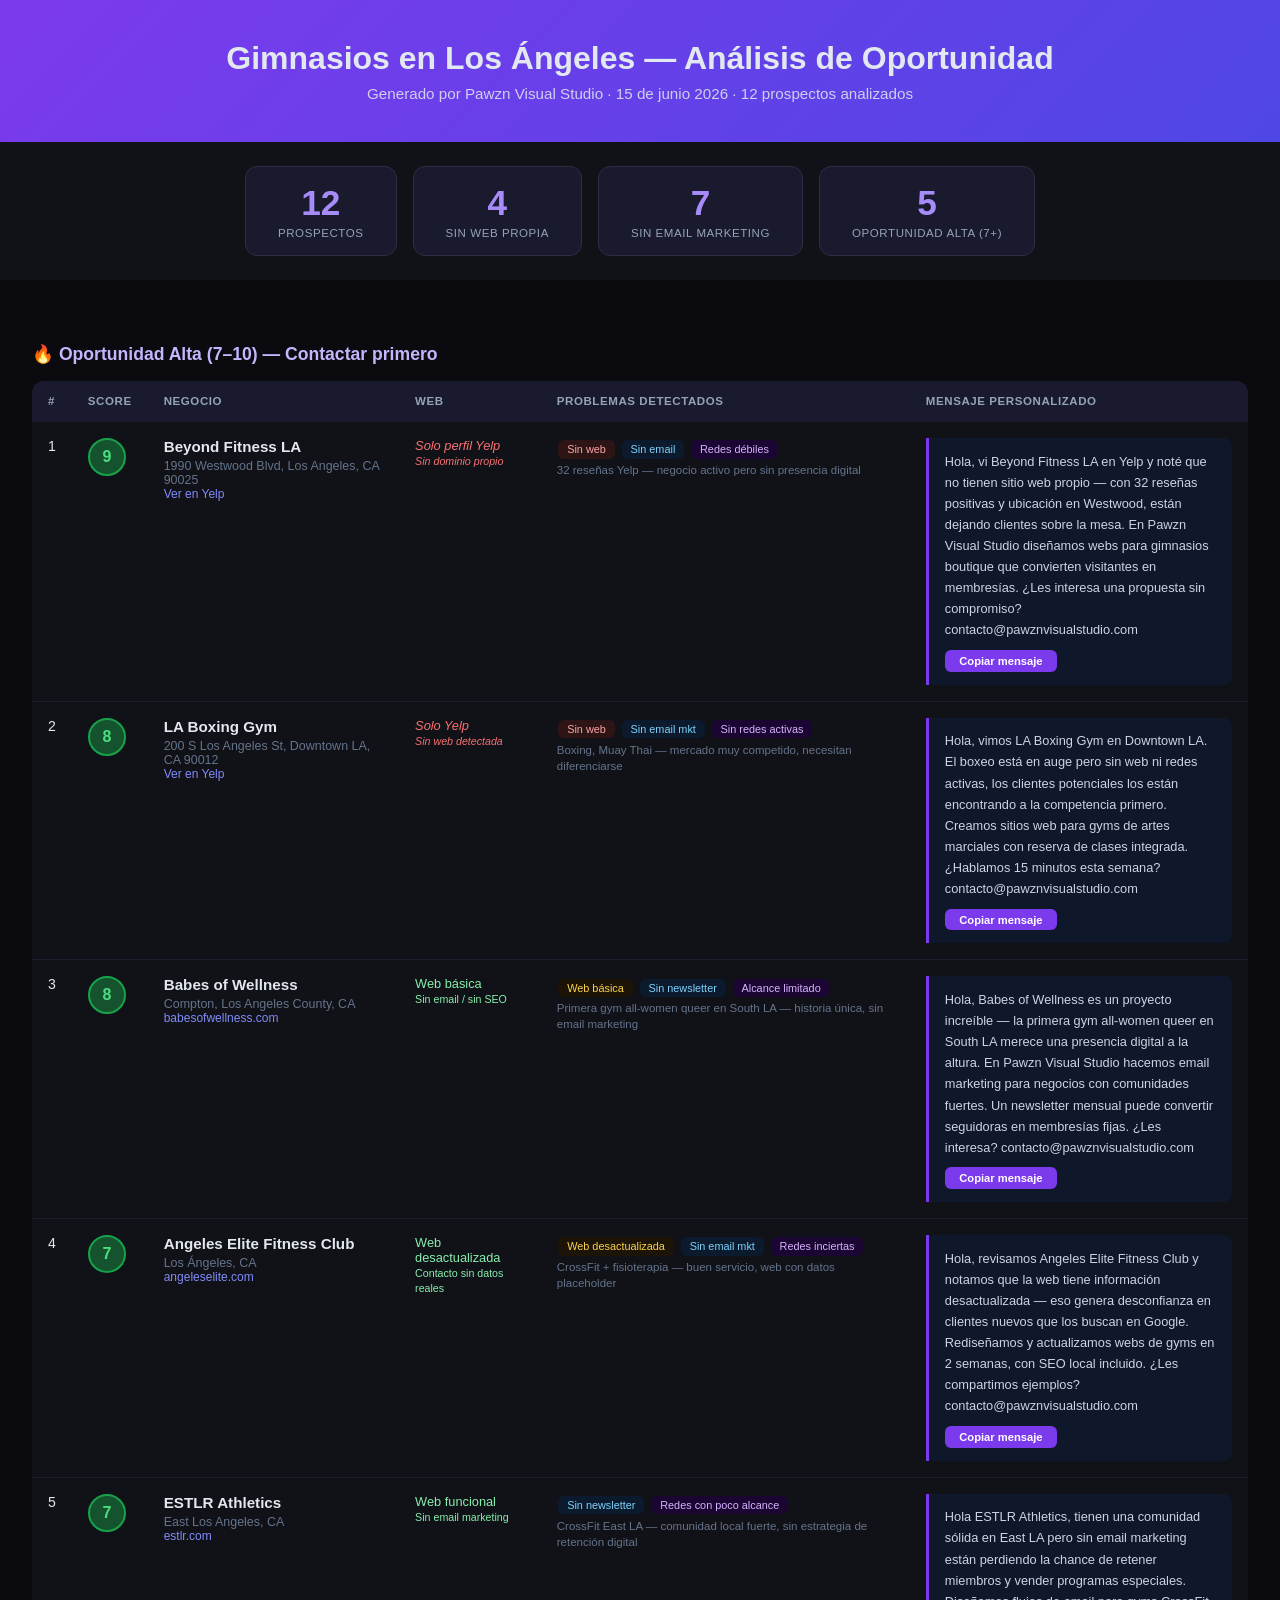
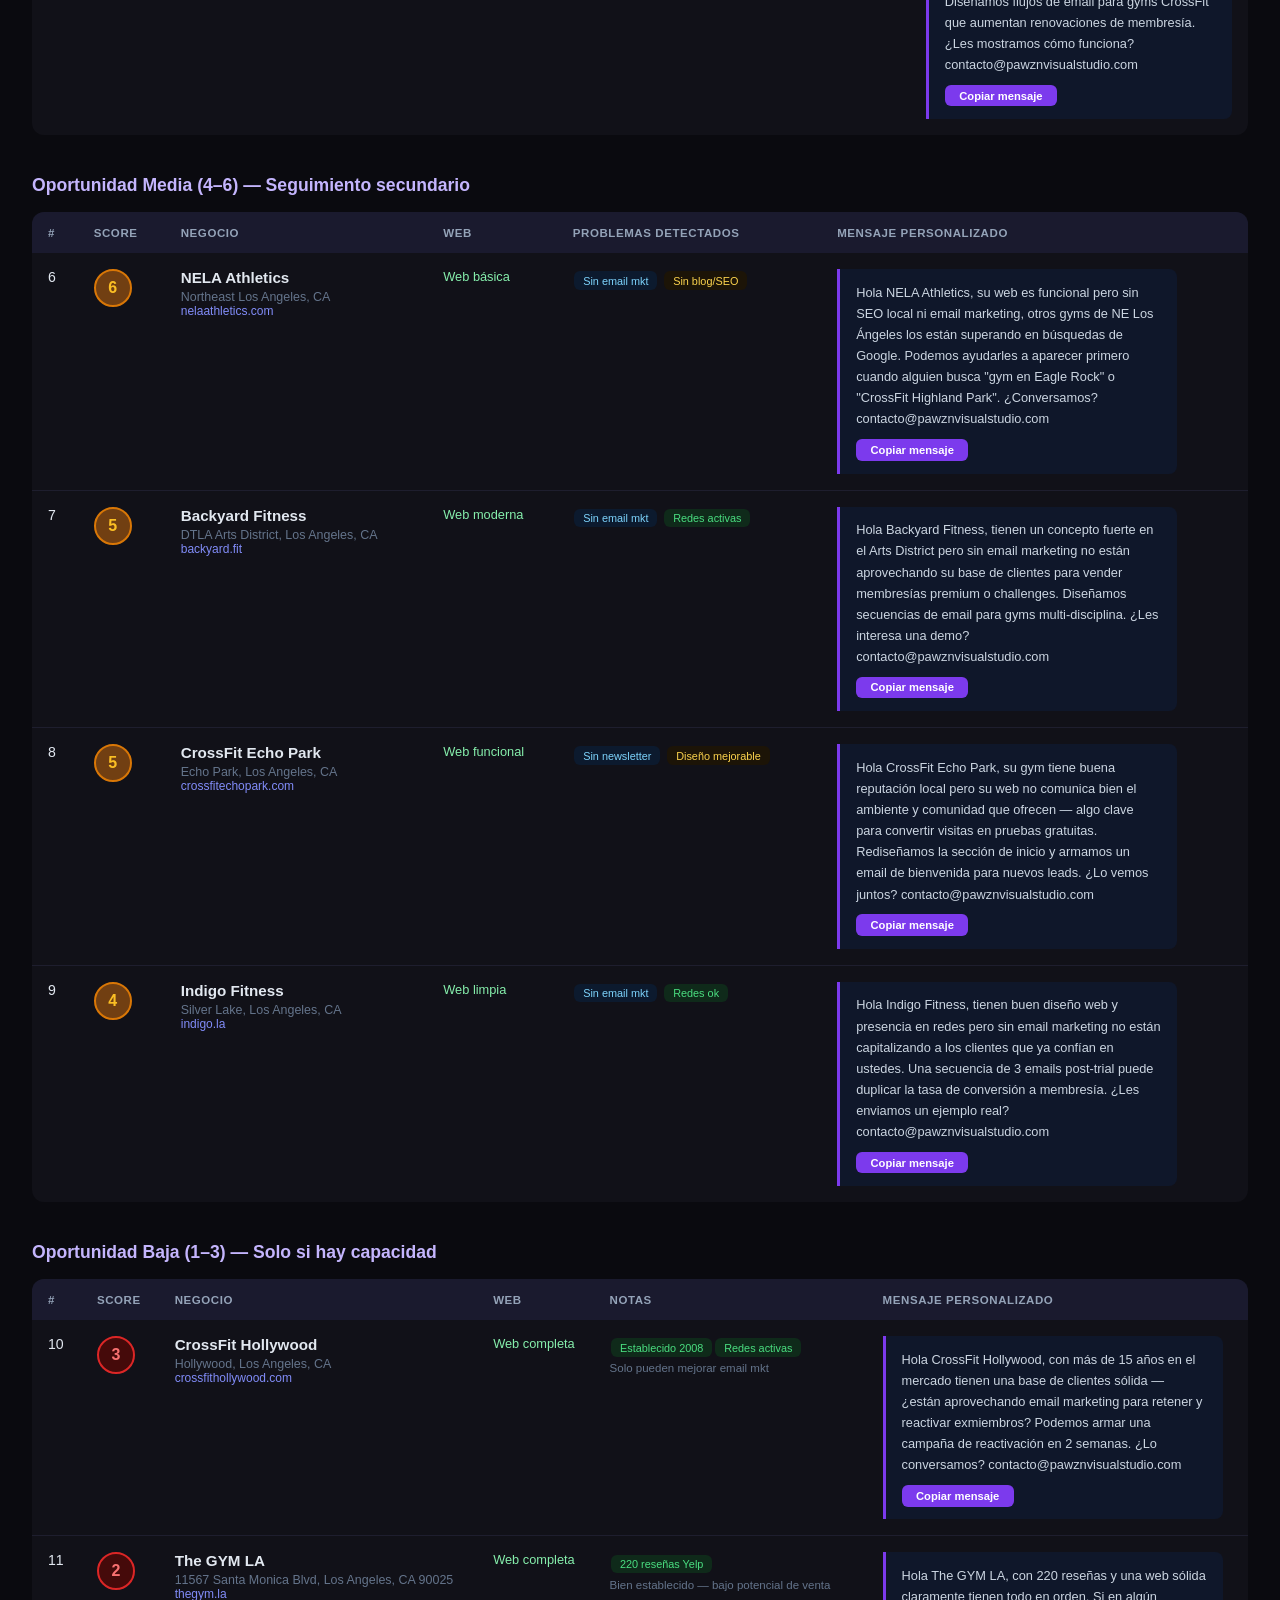
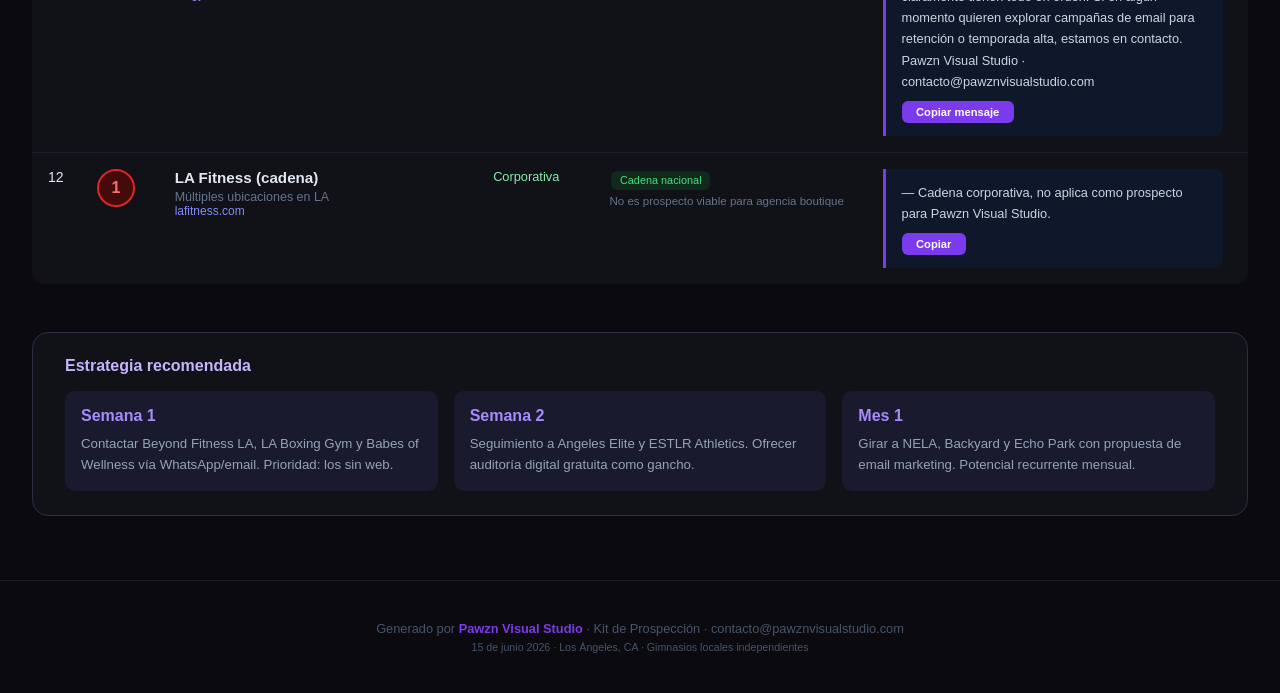
<file: kit-prospeccion/informe-gimnasios-losangeles-2026-06-15.html>
<!DOCTYPE html>
<html lang="es">
<head>
<meta charset="UTF-8">
<meta name="viewport" content="width=device-width, initial-scale=1">
<title>Prospectos — Gimnasios en Los Ángeles</title>
<style>
  * { margin: 0; padding: 0; box-sizing: border-box; }
  body { font-family: 'Segoe UI', sans-serif; background: #0a0a0f; color: #e2e8f0; min-height: 100vh; }

  .header { background: linear-gradient(135deg, #7c3aed, #4f46e5); padding: 2.5rem 2rem; text-align: center; }
  .header h1 { font-size: 2rem; font-weight: 800; }
  .header p { opacity: 0.85; margin-top: 0.5rem; font-size: 0.95rem; }

  .stats { display: flex; gap: 1rem; padding: 1.5rem 2rem; background: #111118; flex-wrap: wrap; justify-content: center; }
  .stat { background: #1a1a2e; border: 1px solid #2d2d44; border-radius: 12px; padding: 1rem 2rem; text-align: center; min-width: 130px; }
  .stat-num { font-size: 2.2rem; font-weight: 800; color: #a78bfa; }
  .stat-label { font-size: 0.72rem; color: #94a3b8; margin-top: 0.25rem; text-transform: uppercase; letter-spacing: 0.05em; }

  .container { padding: 2rem; max-width: 1500px; margin: 0 auto; }
  h2 { font-size: 1.1rem; margin-bottom: 1rem; color: #c4b5fd; font-weight: 600; }

  table { width: 100%; border-collapse: collapse; background: #111118; border-radius: 12px; overflow: hidden; font-size: 0.88rem; }
  th { background: #1a1a2e; padding: 0.9rem 1rem; text-align: left; font-size: 0.72rem; color: #94a3b8; text-transform: uppercase; letter-spacing: 0.05em; white-space: nowrap; }
  td { padding: 1rem; border-bottom: 1px solid #1e1e2e; vertical-align: top; }
  tr:last-child td { border-bottom: none; }
  tr:hover td { background: #16162a; }

  .score { display: inline-flex; align-items: center; justify-content: center; width: 38px; height: 38px; border-radius: 50%; font-weight: 800; font-size: 1rem; }
  .score-high { background: #14532d; color: #4ade80; border: 2px solid #16a34a; }
  .score-mid  { background: #713f12; color: #fbbf24; border: 2px solid #d97706; }
  .score-low  { background: #450a0a; color: #f87171; border: 2px solid #dc2626; }

  .tag { display: inline-block; padding: 0.2rem 0.55rem; border-radius: 6px; font-size: 0.68rem; margin: 0.15rem 0.1rem; font-weight: 500; }
  .tag-sin-web  { background: #2d1515; color: #fca5a5; }
  .tag-web-old  { background: #1c1407; color: #fcd34d; }
  .tag-sin-redes{ background: #1a0533; color: #d8b4fe; }
  .tag-redes-ok { background: #0c2a16; color: #86efac; }
  .tag-sin-email{ background: #0c1a2e; color: #7dd3fc; }
  .tag-ok       { background: #0f2a1a; color: #4ade80; }

  .biz-name { font-weight: 700; font-size: 0.95rem; color: #e2e8f0; }
  .biz-addr { font-size: 0.78rem; color: #64748b; margin-top: 0.25rem; }
  .biz-link { font-size: 0.75rem; }

  .msg-box { background: #0f172a; border-left: 3px solid #7c3aed; padding: 0.8rem 1rem; border-radius: 0 8px 8px 0; font-size: 0.8rem; line-height: 1.65; color: #cbd5e1; max-width: 340px; }
  .copy-btn { display: inline-block; margin-top: 0.6rem; padding: 0.3rem 0.9rem; background: #7c3aed; color: white; border: none; border-radius: 6px; font-size: 0.7rem; cursor: pointer; font-weight: 600; }
  .copy-btn:hover { background: #6d28d9; }

  a { color: #818cf8; text-decoration: none; }
  a:hover { text-decoration: underline; }
  .no-web { color: #f87171; font-size: 0.8rem; font-style: italic; }
  .has-web { color: #86efac; font-size: 0.8rem; }

  .section-divider { margin: 2rem 0 1rem; }

  .footer { text-align: center; padding: 2.5rem 1rem; color: #475569; font-size: 0.8rem; border-top: 1px solid #1e1e2e; margin-top: 2rem; }
  .footer strong { color: #7c3aed; }

  @media (max-width: 900px) {
    table { display: block; overflow-x: auto; }
    .stats { gap: 0.75rem; }
  }
</style>
</head>
<body>

<div class="header">
  <h1>Gimnasios en Los Ángeles — Análisis de Oportunidad</h1>
  <p>Generado por Pawzn Visual Studio · 15 de junio 2026 · 12 prospectos analizados</p>
</div>

<div class="stats">
  <div class="stat"><div class="stat-num">12</div><div class="stat-label">Prospectos</div></div>
  <div class="stat"><div class="stat-num">4</div><div class="stat-label">Sin web propia</div></div>
  <div class="stat"><div class="stat-num">7</div><div class="stat-label">Sin email marketing</div></div>
  <div class="stat"><div class="stat-num">5</div><div class="stat-label">Oportunidad alta (7+)</div></div>
</div>

<div class="container">

  <div class="section-divider">
    <h2>🔥 Oportunidad Alta (7–10) — Contactar primero</h2>
  </div>

  <table>
    <thead>
      <tr>
        <th>#</th>
        <th>Score</th>
        <th>Negocio</th>
        <th>Web</th>
        <th>Problemas detectados</th>
        <th>Mensaje personalizado</th>
      </tr>
    </thead>
    <tbody>

      <tr>
        <td>1</td>
        <td><span class="score score-high">9</span></td>
        <td>
          <div class="biz-name">Beyond Fitness LA</div>
          <div class="biz-addr">1990 Westwood Blvd, Los Angeles, CA 90025</div>
          <div class="biz-link"><a href="https://www.yelp.com/biz/beyond-fitness-la-los-angeles" target="_blank">Ver en Yelp</a></div>
        </td>
        <td class="no-web">Solo perfil Yelp<br><small>Sin dominio propio</small></td>
        <td>
          <span class="tag tag-sin-web">Sin web</span>
          <span class="tag tag-sin-email">Sin email</span>
          <span class="tag tag-sin-redes">Redes débiles</span>
          <br><small style="color:#64748b;font-size:0.72rem">32 reseñas Yelp — negocio activo pero sin presencia digital</small>
        </td>
        <td>
          <div class="msg-box" id="msg1">
Hola, vi Beyond Fitness LA en Yelp y noté que no tienen sitio web propio — con 32 reseñas positivas y ubicación en Westwood, están dejando clientes sobre la mesa.

En Pawzn Visual Studio diseñamos webs para gimnasios boutique que convierten visitantes en membresías. ¿Les interesa una propuesta sin compromiso?

contacto@pawznvisualstudio.com
            <br><button class="copy-btn" onclick="copyMsg('msg1', this)">Copiar mensaje</button>
          </div>
        </td>
      </tr>

      <tr>
        <td>2</td>
        <td><span class="score score-high">8</span></td>
        <td>
          <div class="biz-name">LA Boxing Gym</div>
          <div class="biz-addr">200 S Los Angeles St, Downtown LA, CA 90012</div>
          <div class="biz-link"><a href="https://www.yelp.com/biz/la-boxing-gym-los-angeles" target="_blank">Ver en Yelp</a></div>
        </td>
        <td class="no-web">Solo Yelp<br><small>Sin web detectada</small></td>
        <td>
          <span class="tag tag-sin-web">Sin web</span>
          <span class="tag tag-sin-email">Sin email mkt</span>
          <span class="tag tag-sin-redes">Sin redes activas</span>
          <br><small style="color:#64748b;font-size:0.72rem">Boxing, Muay Thai — mercado muy competido, necesitan diferenciarse</small>
        </td>
        <td>
          <div class="msg-box" id="msg2">
Hola, vimos LA Boxing Gym en Downtown LA. El boxeo está en auge pero sin web ni redes activas, los clientes potenciales los están encontrando a la competencia primero.

Creamos sitios web para gyms de artes marciales con reserva de clases integrada. ¿Hablamos 15 minutos esta semana?

contacto@pawznvisualstudio.com
            <br><button class="copy-btn" onclick="copyMsg('msg2', this)">Copiar mensaje</button>
          </div>
        </td>
      </tr>

      <tr>
        <td>3</td>
        <td><span class="score score-high">8</span></td>
        <td>
          <div class="biz-name">Babes of Wellness</div>
          <div class="biz-addr">Compton, Los Angeles County, CA</div>
          <div class="biz-link"><a href="https://www.babesofwellness.com" target="_blank">babesofwellness.com</a></div>
        </td>
        <td class="has-web">Web básica<br><small>Sin email / sin SEO</small></td>
        <td>
          <span class="tag tag-web-old">Web básica</span>
          <span class="tag tag-sin-email">Sin newsletter</span>
          <span class="tag tag-sin-redes">Alcance limitado</span>
          <br><small style="color:#64748b;font-size:0.72rem">Primera gym all-women queer en South LA — historia única, sin email marketing</small>
        </td>
        <td>
          <div class="msg-box" id="msg3">
Hola, Babes of Wellness es un proyecto increíble — la primera gym all-women queer en South LA merece una presencia digital a la altura.

En Pawzn Visual Studio hacemos email marketing para negocios con comunidades fuertes. Un newsletter mensual puede convertir seguidoras en membresías fijas. ¿Les interesa?

contacto@pawznvisualstudio.com
            <br><button class="copy-btn" onclick="copyMsg('msg3', this)">Copiar mensaje</button>
          </div>
        </td>
      </tr>

      <tr>
        <td>4</td>
        <td><span class="score score-high">7</span></td>
        <td>
          <div class="biz-name">Angeles Elite Fitness Club</div>
          <div class="biz-addr">Los Ángeles, CA</div>
          <div class="biz-link"><a href="https://www.angeleselite.com" target="_blank">angeleselite.com</a></div>
        </td>
        <td class="has-web">Web desactualizada<br><small>Contacto sin datos reales</small></td>
        <td>
          <span class="tag tag-web-old">Web desactualizada</span>
          <span class="tag tag-sin-email">Sin email mkt</span>
          <span class="tag tag-sin-redes">Redes inciertas</span>
          <br><small style="color:#64748b;font-size:0.72rem">CrossFit + fisioterapia — buen servicio, web con datos placeholder</small>
        </td>
        <td>
          <div class="msg-box" id="msg4">
Hola, revisamos Angeles Elite Fitness Club y notamos que la web tiene información desactualizada — eso genera desconfianza en clientes nuevos que los buscan en Google.

Rediseñamos y actualizamos webs de gyms en 2 semanas, con SEO local incluido. ¿Les compartimos ejemplos?

contacto@pawznvisualstudio.com
            <br><button class="copy-btn" onclick="copyMsg('msg4', this)">Copiar mensaje</button>
          </div>
        </td>
      </tr>

      <tr>
        <td>5</td>
        <td><span class="score score-high">7</span></td>
        <td>
          <div class="biz-name">ESTLR Athletics</div>
          <div class="biz-addr">East Los Angeles, CA</div>
          <div class="biz-link"><a href="https://estlr.com" target="_blank">estlr.com</a></div>
        </td>
        <td class="has-web">Web funcional<br><small>Sin email marketing</small></td>
        <td>
          <span class="tag tag-sin-email">Sin newsletter</span>
          <span class="tag tag-sin-redes">Redes con poco alcance</span>
          <br><small style="color:#64748b;font-size:0.72rem">CrossFit East LA — comunidad local fuerte, sin estrategia de retención digital</small>
        </td>
        <td>
          <div class="msg-box" id="msg5">
Hola ESTLR Athletics, tienen una comunidad sólida en East LA pero sin email marketing están perdiendo la chance de retener miembros y vender programas especiales.

Diseñamos flujos de email para gyms CrossFit que aumentan renovaciones de membresía. ¿Les mostramos cómo funciona?

contacto@pawznvisualstudio.com
            <br><button class="copy-btn" onclick="copyMsg('msg5', this)">Copiar mensaje</button>
          </div>
        </td>
      </tr>

    </tbody>
  </table>

  <div class="section-divider" style="margin-top:2.5rem">
    <h2>Oportunidad Media (4–6) — Seguimiento secundario</h2>
  </div>

  <table>
    <thead>
      <tr>
        <th>#</th>
        <th>Score</th>
        <th>Negocio</th>
        <th>Web</th>
        <th>Problemas detectados</th>
        <th>Mensaje personalizado</th>
      </tr>
    </thead>
    <tbody>

      <tr>
        <td>6</td>
        <td><span class="score score-mid">6</span></td>
        <td>
          <div class="biz-name">NELA Athletics</div>
          <div class="biz-addr">Northeast Los Angeles, CA</div>
          <div class="biz-link"><a href="https://www.nelaathletics.com" target="_blank">nelaathletics.com</a></div>
        </td>
        <td class="has-web">Web básica</td>
        <td>
          <span class="tag tag-sin-email">Sin email mkt</span>
          <span class="tag tag-web-old">Sin blog/SEO</span>
        </td>
        <td>
          <div class="msg-box" id="msg6">
Hola NELA Athletics, su web es funcional pero sin SEO local ni email marketing, otros gyms de NE Los Ángeles los están superando en búsquedas de Google.

Podemos ayudarles a aparecer primero cuando alguien busca "gym en Eagle Rock" o "CrossFit Highland Park". ¿Conversamos?

contacto@pawznvisualstudio.com
            <br><button class="copy-btn" onclick="copyMsg('msg6', this)">Copiar mensaje</button>
          </div>
        </td>
      </tr>

      <tr>
        <td>7</td>
        <td><span class="score score-mid">5</span></td>
        <td>
          <div class="biz-name">Backyard Fitness</div>
          <div class="biz-addr">DTLA Arts District, Los Angeles, CA</div>
          <div class="biz-link"><a href="https://www.backyard.fit" target="_blank">backyard.fit</a></div>
        </td>
        <td class="has-web">Web moderna</td>
        <td>
          <span class="tag tag-sin-email">Sin email mkt</span>
          <span class="tag tag-ok">Redes activas</span>
        </td>
        <td>
          <div class="msg-box" id="msg7">
Hola Backyard Fitness, tienen un concepto fuerte en el Arts District pero sin email marketing no están aprovechando su base de clientes para vender membresías premium o challenges.

Diseñamos secuencias de email para gyms multi-disciplina. ¿Les interesa una demo?

contacto@pawznvisualstudio.com
            <br><button class="copy-btn" onclick="copyMsg('msg7', this)">Copiar mensaje</button>
          </div>
        </td>
      </tr>

      <tr>
        <td>8</td>
        <td><span class="score score-mid">5</span></td>
        <td>
          <div class="biz-name">CrossFit Echo Park</div>
          <div class="biz-addr">Echo Park, Los Angeles, CA</div>
          <div class="biz-link"><a href="https://www.crossfitechopark.com" target="_blank">crossfitechopark.com</a></div>
        </td>
        <td class="has-web">Web funcional</td>
        <td>
          <span class="tag tag-sin-email">Sin newsletter</span>
          <span class="tag tag-web-old">Diseño mejorable</span>
        </td>
        <td>
          <div class="msg-box" id="msg8">
Hola CrossFit Echo Park, su gym tiene buena reputación local pero su web no comunica bien el ambiente y comunidad que ofrecen — algo clave para convertir visitas en pruebas gratuitas.

Rediseñamos la sección de inicio y armamos un email de bienvenida para nuevos leads. ¿Lo vemos juntos?

contacto@pawznvisualstudio.com
            <br><button class="copy-btn" onclick="copyMsg('msg8', this)">Copiar mensaje</button>
          </div>
        </td>
      </tr>

      <tr>
        <td>9</td>
        <td><span class="score score-mid">4</span></td>
        <td>
          <div class="biz-name">Indigo Fitness</div>
          <div class="biz-addr">Silver Lake, Los Angeles, CA</div>
          <div class="biz-link"><a href="https://www.indigo.la" target="_blank">indigo.la</a></div>
        </td>
        <td class="has-web">Web limpia</td>
        <td>
          <span class="tag tag-sin-email">Sin email mkt</span>
          <span class="tag tag-ok">Redes ok</span>
        </td>
        <td>
          <div class="msg-box" id="msg9">
Hola Indigo Fitness, tienen buen diseño web y presencia en redes pero sin email marketing no están capitalizando a los clientes que ya confían en ustedes.

Una secuencia de 3 emails post-trial puede duplicar la tasa de conversión a membresía. ¿Les enviamos un ejemplo real?

contacto@pawznvisualstudio.com
            <br><button class="copy-btn" onclick="copyMsg('msg9', this)">Copiar mensaje</button>
          </div>
        </td>
      </tr>

    </tbody>
  </table>

  <div class="section-divider" style="margin-top:2.5rem">
    <h2>Oportunidad Baja (1–3) — Solo si hay capacidad</h2>
  </div>

  <table>
    <thead>
      <tr>
        <th>#</th>
        <th>Score</th>
        <th>Negocio</th>
        <th>Web</th>
        <th>Notas</th>
        <th>Mensaje personalizado</th>
      </tr>
    </thead>
    <tbody>

      <tr>
        <td>10</td>
        <td><span class="score score-low">3</span></td>
        <td>
          <div class="biz-name">CrossFit Hollywood</div>
          <div class="biz-addr">Hollywood, Los Angeles, CA</div>
          <div class="biz-link"><a href="https://crossfithollywood.com" target="_blank">crossfithollywood.com</a></div>
        </td>
        <td class="has-web">Web completa</td>
        <td><span class="tag tag-ok">Establecido 2008</span><span class="tag tag-ok">Redes activas</span><br><small style="color:#64748b;font-size:0.72rem">Solo pueden mejorar email mkt</small></td>
        <td>
          <div class="msg-box" id="msg10">
Hola CrossFit Hollywood, con más de 15 años en el mercado tienen una base de clientes sólida — ¿están aprovechando email marketing para retener y reactivar exmiembros?

Podemos armar una campaña de reactivación en 2 semanas. ¿Lo conversamos?

contacto@pawznvisualstudio.com
            <br><button class="copy-btn" onclick="copyMsg('msg10', this)">Copiar mensaje</button>
          </div>
        </td>
      </tr>

      <tr>
        <td>11</td>
        <td><span class="score score-low">2</span></td>
        <td>
          <div class="biz-name">The GYM LA</div>
          <div class="biz-addr">11567 Santa Monica Blvd, Los Angeles, CA 90025</div>
          <div class="biz-link"><a href="https://www.thegym.la" target="_blank">thegym.la</a></div>
        </td>
        <td class="has-web">Web completa</td>
        <td><span class="tag tag-ok">220 reseñas Yelp</span><br><small style="color:#64748b;font-size:0.72rem">Bien establecido — bajo potencial de venta</small></td>
        <td>
          <div class="msg-box" id="msg11">
Hola The GYM LA, con 220 reseñas y una web sólida claramente tienen todo en orden. Si en algún momento quieren explorar campañas de email para retención o temporada alta, estamos en contacto.

Pawzn Visual Studio · contacto@pawznvisualstudio.com
            <br><button class="copy-btn" onclick="copyMsg('msg11', this)">Copiar mensaje</button>
          </div>
        </td>
      </tr>

      <tr>
        <td>12</td>
        <td><span class="score score-low">1</span></td>
        <td>
          <div class="biz-name">LA Fitness (cadena)</div>
          <div class="biz-addr">Múltiples ubicaciones en LA</div>
          <div class="biz-link"><a href="https://www.lafitness.com" target="_blank">lafitness.com</a></div>
        </td>
        <td class="has-web">Corporativa</td>
        <td><span class="tag tag-ok">Cadena nacional</span><br><small style="color:#64748b;font-size:0.72rem">No es prospecto viable para agencia boutique</small></td>
        <td>
          <div class="msg-box" id="msg12">
— Cadena corporativa, no aplica como prospecto para Pawzn Visual Studio.
            <br><button class="copy-btn" onclick="copyMsg('msg12', this)">Copiar</button>
          </div>
        </td>
      </tr>

    </tbody>
  </table>

  <!-- RESUMEN ESTRATÉGICO -->
  <div style="margin-top:3rem;background:#111118;border:1px solid #2d2d44;border-radius:16px;padding:1.5rem 2rem;">
    <h2 style="margin-bottom:1rem;font-size:1rem;">Estrategia recomendada</h2>
    <div style="display:grid;grid-template-columns:repeat(auto-fit,minmax(220px,1fr));gap:1rem;">
      <div style="background:#1a1a2e;border-radius:10px;padding:1rem;">
        <div style="color:#a78bfa;font-weight:700;margin-bottom:0.5rem;">Semana 1</div>
        <div style="font-size:0.83rem;color:#94a3b8;line-height:1.6;">Contactar Beyond Fitness LA, LA Boxing Gym y Babes of Wellness vía WhatsApp/email. Prioridad: los sin web.</div>
      </div>
      <div style="background:#1a1a2e;border-radius:10px;padding:1rem;">
        <div style="color:#a78bfa;font-weight:700;margin-bottom:0.5rem;">Semana 2</div>
        <div style="font-size:0.83rem;color:#94a3b8;line-height:1.6;">Seguimiento a Angeles Elite y ESTLR Athletics. Ofrecer auditoría digital gratuita como gancho.</div>
      </div>
      <div style="background:#1a1a2e;border-radius:10px;padding:1rem;">
        <div style="color:#a78bfa;font-weight:700;margin-bottom:0.5rem;">Mes 1</div>
        <div style="font-size:0.83rem;color:#94a3b8;line-height:1.6;">Girar a NELA, Backyard y Echo Park con propuesta de email marketing. Potencial recurrente mensual.</div>
      </div>
    </div>
  </div>

</div>

<div class="footer">
  Generado por <strong>Pawzn Visual Studio</strong> · Kit de Prospección · contacto@pawznvisualstudio.com<br>
  <small style="margin-top:0.3rem;display:block">15 de junio 2026 · Los Ángeles, CA · Gimnasios locales independientes</small>
</div>

<script>
function copyMsg(id, btn) {
  const el = document.getElementById(id);
  const clone = el.cloneNode(true);
  clone.querySelector('.copy-btn').remove();
  const text = clone.innerText.trim();
  navigator.clipboard.writeText(text).then(() => {
    btn.textContent = '¡Copiado!';
    btn.style.background = '#16a34a';
    setTimeout(() => {
      btn.textContent = 'Copiar mensaje';
      btn.style.background = '#7c3aed';
    }, 2000);
  });
}
</script>
</body>
</html>
</file>
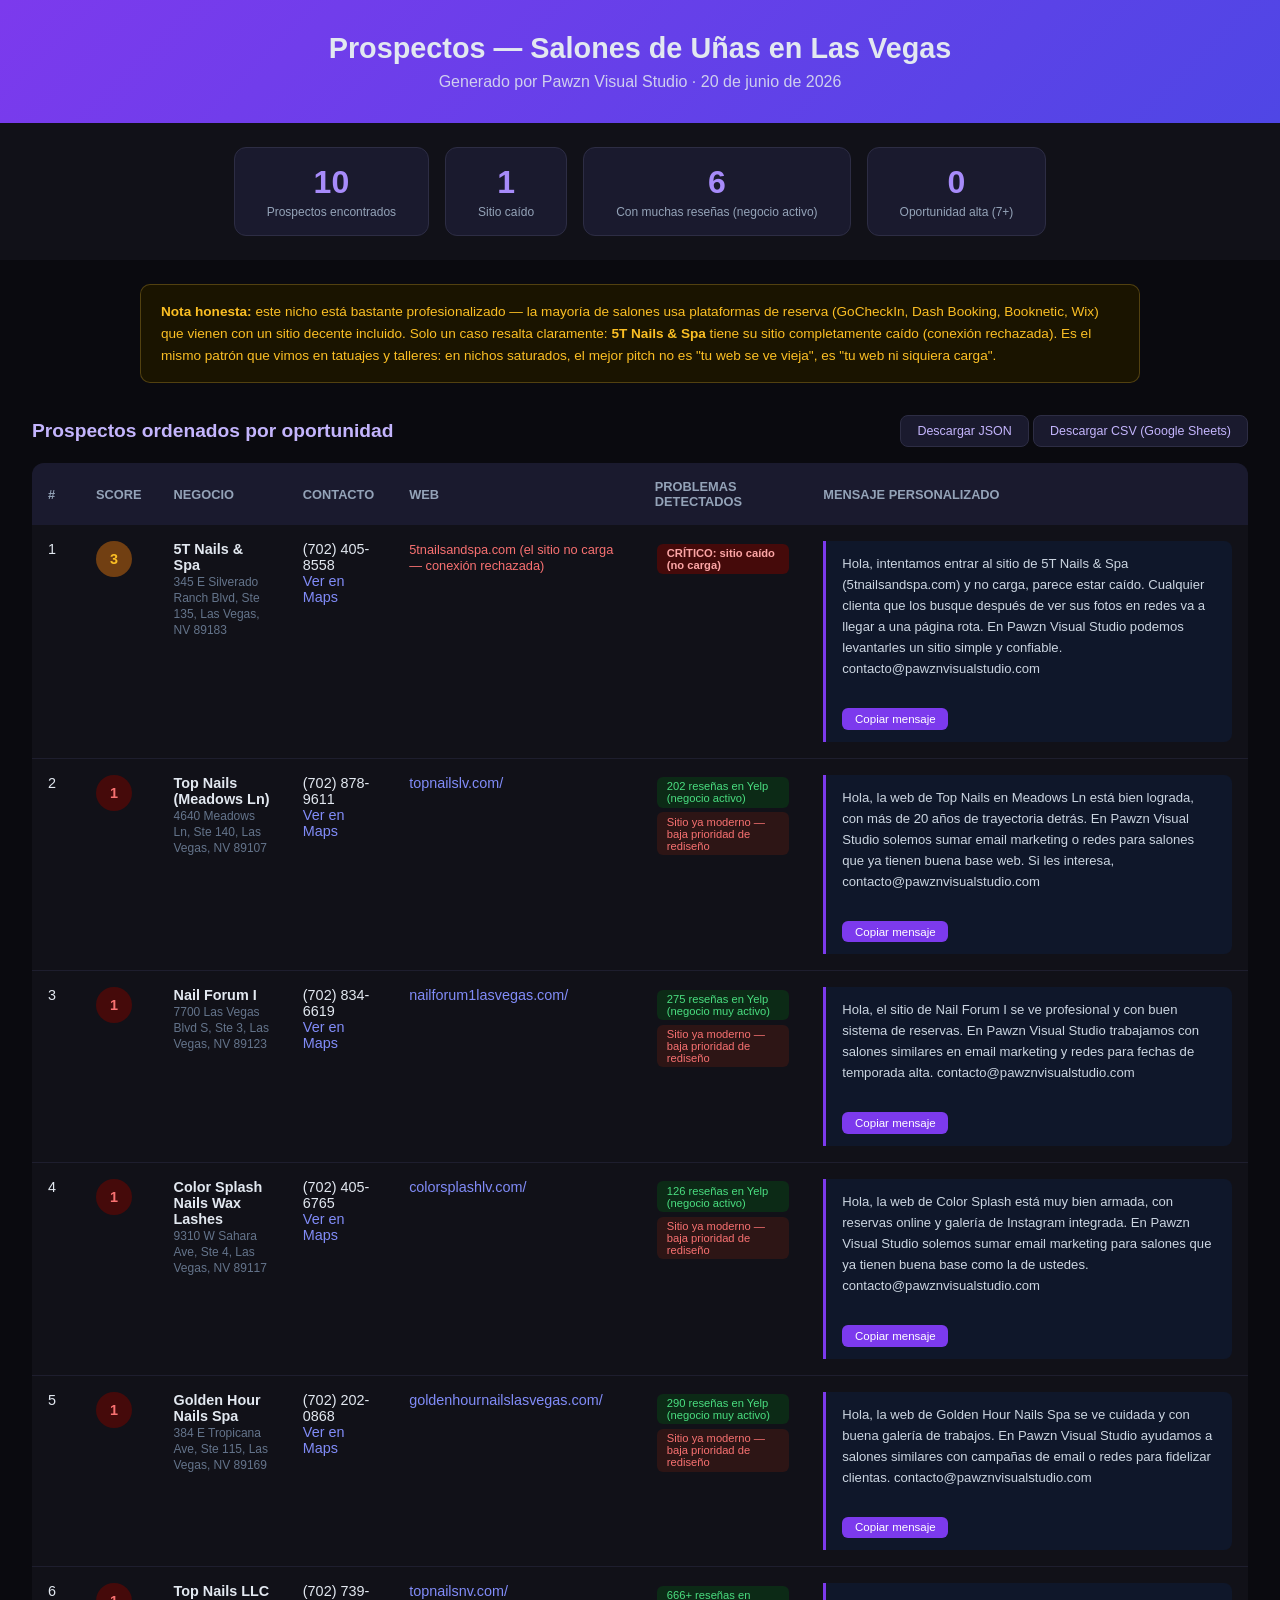
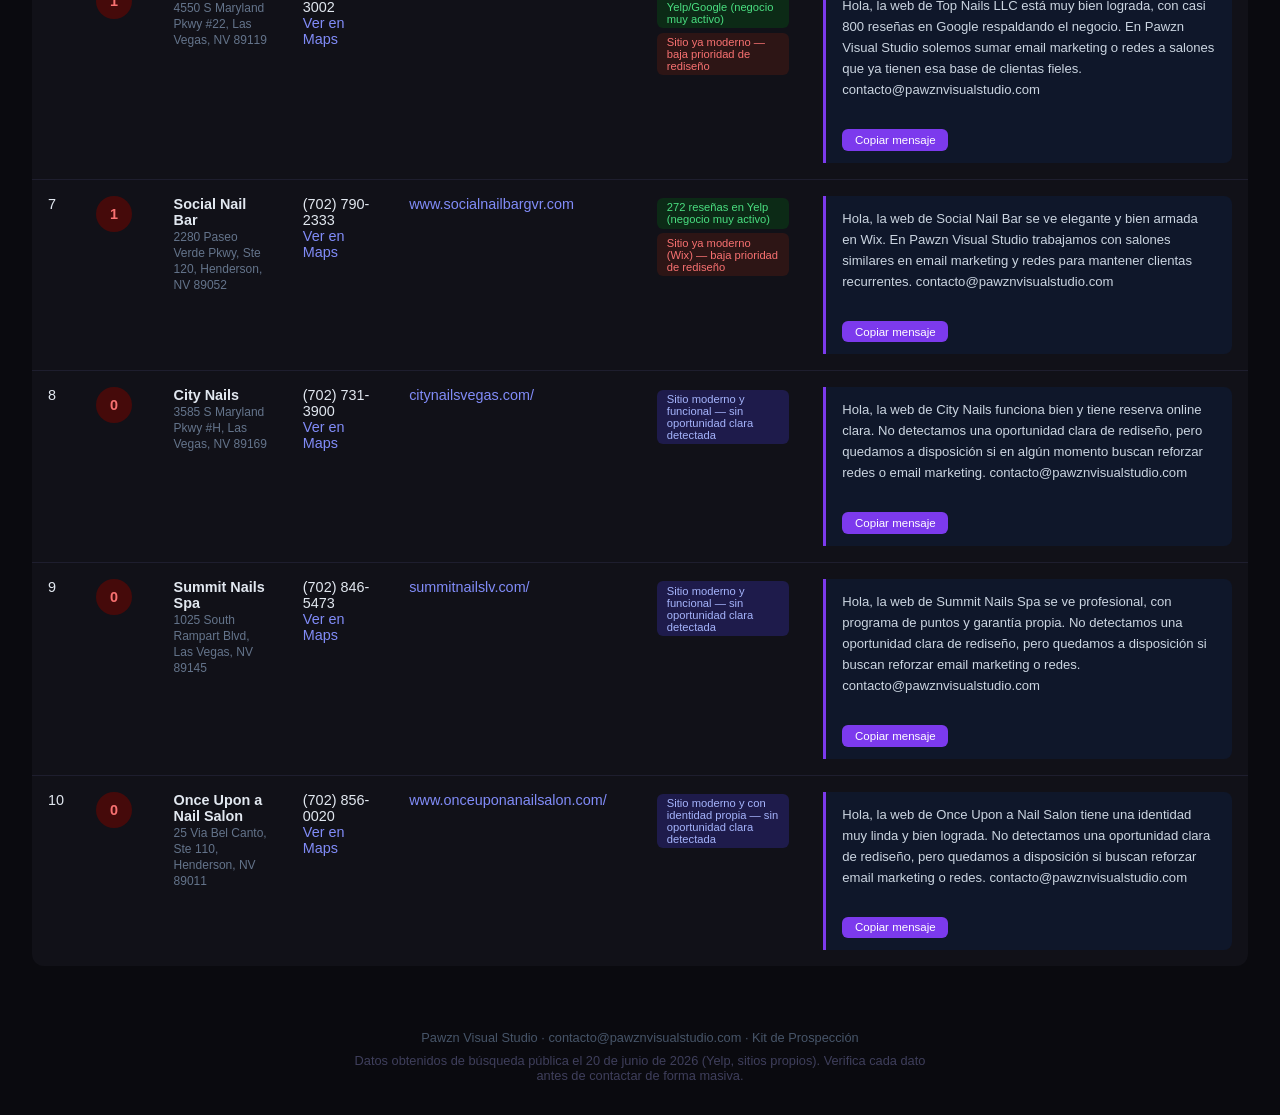
<file: kit-prospeccion/informe-salones-unas-lasvegas-2026-06-20.html>
<!DOCTYPE html>
<html lang="es">
<head>
<meta charset="UTF-8">
<meta name="viewport" content="width=device-width, initial-scale=1">
<title>Prospectos — Salones de Uñas en Las Vegas</title>
<style>
  * { margin: 0; padding: 0; box-sizing: border-box; }
  body { font-family: 'Segoe UI', sans-serif; background: #0a0a0f; color: #e2e8f0; min-height: 100vh; }

  .header { background: linear-gradient(135deg, #7c3aed, #4f46e5); padding: 2rem; text-align: center; }
  .header h1 { font-size: 1.8rem; font-weight: 700; }
  .header p { opacity: 0.85; margin-top: 0.5rem; }

  .stats { display: flex; gap: 1rem; padding: 1.5rem 2rem; background: #111118; flex-wrap: wrap; justify-content: center; }
  .stat { background: #1a1a2e; border: 1px solid #2d2d44; border-radius: 12px; padding: 1rem 2rem; text-align: center; }
  .stat-num { font-size: 2rem; font-weight: 800; color: #a78bfa; }
  .stat-label { font-size: 0.75rem; color: #94a3b8; margin-top: 0.25rem; }

  .note { max-width: 1000px; margin: 1.5rem auto 0; background: #1a1400; border: 1px solid #f5c84240; color: #fbbf24; font-size: 0.85rem; padding: 1rem 1.25rem; border-radius: 10px; line-height: 1.6; }

  .container { padding: 2rem; max-width: 1400px; margin: 0 auto; }
  .container-head { display: flex; justify-content: space-between; align-items: center; flex-wrap: wrap; gap: 0.75rem; margin-bottom: 1rem; }
  h2 { font-size: 1.2rem; color: #c4b5fd; }
  .export-btn { background: #1a1a2e; border: 1px solid #2d2d44; color: #c4b5fd; padding: 0.5rem 1rem; border-radius: 8px; font-size: 0.78rem; cursor: pointer; }
  .export-btn:hover { background: #24243f; }
  table { width: 100%; border-collapse: collapse; background: #111118; border-radius: 12px; overflow: hidden; }
  th { background: #1a1a2e; padding: 1rem; text-align: left; font-size: 0.8rem; color: #94a3b8; text-transform: uppercase; }
  td { padding: 1rem; border-bottom: 1px solid #1e1e2e; font-size: 0.9rem; vertical-align: top; }
  tr:last-child td { border-bottom: none; }
  tr:hover td { background: #16162a; }

  .score { display: inline-block; width: 36px; height: 36px; border-radius: 50%; font-weight: 800; font-size: 0.9rem; line-height: 36px; text-align: center; }
  .score-high { background: #14532d; color: #4ade80; }
  .score-mid { background: #713f12; color: #fbbf24; }
  .score-low { background: #450a0a; color: #f87171; }

  .tag { display: inline-block; padding: 0.2rem 0.6rem; border-radius: 6px; font-size: 0.7rem; margin: 0.15rem; }
  .tag-sin { background: #2d1515; color: #f87171; }
  .tag-critico { background: #450a0a; color: #fca5a5; font-weight: 700; }
  .tag-ok { background: #0c2a16; color: #4ade80; }
  .tag-web { background: #1e1b4b; color: #a5b4fc; }

  .msg { background: #0f172a; border-left: 3px solid #7c3aed; padding: 0.75rem 1rem; border-radius: 0 8px 8px 0; font-size: 0.82rem; line-height: 1.6; color: #cbd5e1; cursor: pointer; }
  .msg:hover { background: #1e293b; }
  .copy-btn { display: inline-block; margin-top: 0.5rem; padding: 0.3rem 0.8rem; background: #7c3aed; color: white; border: none; border-radius: 6px; font-size: 0.72rem; cursor: pointer; }

  a { color: #818cf8; text-decoration: none; }
  a:hover { text-decoration: underline; }
  .no-web { color: #f87171; font-size: 0.8rem; }

  .footer { text-align: center; padding: 2rem; color: #475569; font-size: 0.8rem; }
  .footer .disclaimer { margin-top: 0.5rem; color: #3f3f5c; max-width: 600px; margin-left: auto; margin-right: auto; }
</style>
</head>
<body>

<div class="header">
  <h1>Prospectos — Salones de Uñas en Las Vegas</h1>
  <p>Generado por Pawzn Visual Studio · 20 de junio de 2026</p>
</div>

<div class="stats">
  <div class="stat"><div class="stat-num">10</div><div class="stat-label">Prospectos encontrados</div></div>
  <div class="stat"><div class="stat-num">1</div><div class="stat-label">Sitio caído</div></div>
  <div class="stat"><div class="stat-num">6</div><div class="stat-label">Con muchas reseñas (negocio activo)</div></div>
  <div class="stat"><div class="stat-num">0</div><div class="stat-label">Oportunidad alta (7+)</div></div>
</div>

<div class="note">
  <strong>Nota honesta:</strong> este nicho está bastante profesionalizado — la mayoría de salones usa plataformas de reserva (GoCheckIn, Dash Booking, Booknetic, Wix) que vienen con un sitio decente incluido. Solo un caso resalta claramente: <strong>5T Nails & Spa</strong> tiene su sitio completamente caído (conexión rechazada). Es el mismo patrón que vimos en tatuajes y talleres: en nichos saturados, el mejor pitch no es "tu web se ve vieja", es "tu web ni siquiera carga".
</div>

<div class="container">
  <div class="container-head">
    <h2>Prospectos ordenados por oportunidad</h2>
    <div>
      <button class="export-btn" onclick="downloadJSON()">Descargar JSON</button>
      <button class="export-btn" onclick="downloadCSV()">Descargar CSV (Google Sheets)</button>
    </div>
  </div>
  <table>
    <thead>
      <tr>
        <th>#</th>
        <th>Score</th>
        <th>Negocio</th>
        <th>Contacto</th>
        <th>Web</th>
        <th>Problemas detectados</th>
        <th>Mensaje personalizado</th>
      </tr>
    </thead>
    <tbody id="tbody"></tbody>
  </table>
</div>

<div class="footer">
  Pawzn Visual Studio · contacto@pawznvisualstudio.com · Kit de Prospección
  <div class="disclaimer">Datos obtenidos de búsqueda pública el 20 de junio de 2026 (Yelp, sitios propios). Verifica cada dato antes de contactar de forma masiva.</div>
</div>

<script id="prospect-data" type="application/json">
[
  {
    "nombre": "5T Nails & Spa",
    "direccion": "345 E Silverado Ranch Blvd, Ste 135, Las Vegas, NV 89183",
    "telefono": "(702) 405-8558",
    "web": "5tnailsandspa.com (el sitio no carga — conexión rechazada)",
    "maps_url": "https://www.google.com/maps/search/?api=1&query=345+E+Silverado+Ranch+Blvd+Ste+135+Las+Vegas+NV+89183",
    "score": 3,
    "problemas": ["CRÍTICO: sitio caído (no carga)"],
    "verificado": true,
    "mensaje": "Hola, intentamos entrar al sitio de 5T Nails & Spa (5tnailsandspa.com) y no carga, parece estar caído. Cualquier clienta que los busque después de ver sus fotos en redes va a llegar a una página rota. En Pawzn Visual Studio podemos levantarles un sitio simple y confiable. contacto@pawznvisualstudio.com"
  },
  {
    "nombre": "Top Nails (Meadows Ln)",
    "direccion": "4640 Meadows Ln, Ste 140, Las Vegas, NV 89107",
    "telefono": "(702) 878-9611",
    "web": "https://topnailslv.com/",
    "maps_url": "https://www.google.com/maps/search/?api=1&query=4640+Meadows+Ln+Ste+140+Las+Vegas+NV+89107",
    "score": 1,
    "problemas": ["202 reseñas en Yelp (negocio activo)", "Sitio ya moderno — baja prioridad de rediseño"],
    "verificado": true,
    "mensaje": "Hola, la web de Top Nails en Meadows Ln está bien lograda, con más de 20 años de trayectoria detrás. En Pawzn Visual Studio solemos sumar email marketing o redes para salones que ya tienen buena base web. Si les interesa, contacto@pawznvisualstudio.com"
  },
  {
    "nombre": "Nail Forum I",
    "direccion": "7700 Las Vegas Blvd S, Ste 3, Las Vegas, NV 89123",
    "telefono": "(702) 834-6619",
    "web": "https://nailforum1lasvegas.com/",
    "maps_url": "https://www.google.com/maps/search/?api=1&query=7700+Las+Vegas+Blvd+S+Ste+3+Las+Vegas+NV+89123",
    "score": 1,
    "problemas": ["275 reseñas en Yelp (negocio muy activo)", "Sitio ya moderno — baja prioridad de rediseño"],
    "verificado": true,
    "mensaje": "Hola, el sitio de Nail Forum I se ve profesional y con buen sistema de reservas. En Pawzn Visual Studio trabajamos con salones similares en email marketing y redes para fechas de temporada alta. contacto@pawznvisualstudio.com"
  },
  {
    "nombre": "Color Splash Nails Wax Lashes",
    "direccion": "9310 W Sahara Ave, Ste 4, Las Vegas, NV 89117",
    "telefono": "(702) 405-6765",
    "web": "https://colorsplashlv.com/",
    "maps_url": "https://www.google.com/maps/search/?api=1&query=9310+W+Sahara+Ave+Ste+4+Las+Vegas+NV+89117",
    "score": 1,
    "problemas": ["126 reseñas en Yelp (negocio activo)", "Sitio ya moderno — baja prioridad de rediseño"],
    "verificado": true,
    "mensaje": "Hola, la web de Color Splash está muy bien armada, con reservas online y galería de Instagram integrada. En Pawzn Visual Studio solemos sumar email marketing para salones que ya tienen buena base como la de ustedes. contacto@pawznvisualstudio.com"
  },
  {
    "nombre": "Golden Hour Nails Spa",
    "direccion": "384 E Tropicana Ave, Ste 115, Las Vegas, NV 89169",
    "telefono": "(702) 202-0868",
    "web": "https://goldenhournailslasvegas.com/",
    "maps_url": "https://www.google.com/maps/search/?api=1&query=384+E+Tropicana+Ave+Ste+115+Las+Vegas+NV+89169",
    "score": 1,
    "problemas": ["290 reseñas en Yelp (negocio muy activo)", "Sitio ya moderno — baja prioridad de rediseño"],
    "verificado": true,
    "mensaje": "Hola, la web de Golden Hour Nails Spa se ve cuidada y con buena galería de trabajos. En Pawzn Visual Studio ayudamos a salones similares con campañas de email o redes para fidelizar clientas. contacto@pawznvisualstudio.com"
  },
  {
    "nombre": "Top Nails LLC",
    "direccion": "4550 S Maryland Pkwy #22, Las Vegas, NV 89119",
    "telefono": "(702) 739-3002",
    "web": "https://topnailsnv.com/",
    "maps_url": "https://www.google.com/maps/search/?api=1&query=4550+S+Maryland+Pkwy+%2322+Las+Vegas+NV+89119",
    "score": 1,
    "problemas": ["666+ reseñas en Yelp/Google (negocio muy activo)", "Sitio ya moderno — baja prioridad de rediseño"],
    "verificado": true,
    "mensaje": "Hola, la web de Top Nails LLC está muy bien lograda, con casi 800 reseñas en Google respaldando el negocio. En Pawzn Visual Studio solemos sumar email marketing o redes a salones que ya tienen esa base de clientas fieles. contacto@pawznvisualstudio.com"
  },
  {
    "nombre": "Social Nail Bar",
    "direccion": "2280 Paseo Verde Pkwy, Ste 120, Henderson, NV 89052",
    "telefono": "(702) 790-2333",
    "web": "http://www.socialnailbargvr.com",
    "maps_url": "https://www.google.com/maps/search/?api=1&query=2280+Paseo+Verde+Pkwy+Ste+120+Henderson+NV+89052",
    "score": 1,
    "problemas": ["272 reseñas en Yelp (negocio muy activo)", "Sitio ya moderno (Wix) — baja prioridad de rediseño"],
    "verificado": true,
    "mensaje": "Hola, la web de Social Nail Bar se ve elegante y bien armada en Wix. En Pawzn Visual Studio trabajamos con salones similares en email marketing y redes para mantener clientas recurrentes. contacto@pawznvisualstudio.com"
  },
  {
    "nombre": "City Nails",
    "direccion": "3585 S Maryland Pkwy #H, Las Vegas, NV 89169",
    "telefono": "(702) 731-3900",
    "web": "https://citynailsvegas.com/",
    "maps_url": "https://www.google.com/maps/search/?api=1&query=3585+S+Maryland+Pkwy+%23H+Las+Vegas+NV+89169",
    "score": 0,
    "problemas": ["Sitio moderno y funcional — sin oportunidad clara detectada"],
    "verificado": true,
    "mensaje": "Hola, la web de City Nails funciona bien y tiene reserva online clara. No detectamos una oportunidad clara de rediseño, pero quedamos a disposición si en algún momento buscan reforzar redes o email marketing. contacto@pawznvisualstudio.com"
  },
  {
    "nombre": "Summit Nails Spa",
    "direccion": "1025 South Rampart Blvd, Las Vegas, NV 89145",
    "telefono": "(702) 846-5473",
    "web": "https://summitnailslv.com/",
    "maps_url": "https://www.google.com/maps/search/?api=1&query=1025+South+Rampart+Blvd+Las+Vegas+NV+89145",
    "score": 0,
    "problemas": ["Sitio moderno y funcional — sin oportunidad clara detectada"],
    "verificado": true,
    "mensaje": "Hola, la web de Summit Nails Spa se ve profesional, con programa de puntos y garantía propia. No detectamos una oportunidad clara de rediseño, pero quedamos a disposición si buscan reforzar email marketing o redes. contacto@pawznvisualstudio.com"
  },
  {
    "nombre": "Once Upon a Nail Salon",
    "direccion": "25 Via Bel Canto, Ste 110, Henderson, NV 89011",
    "telefono": "(702) 856-0020",
    "web": "https://www.onceuponanailsalon.com/",
    "maps_url": "https://www.google.com/maps/search/?api=1&query=25+Via+Bel+Canto+Ste+110+Henderson+NV+89011",
    "score": 0,
    "problemas": ["Sitio moderno y con identidad propia — sin oportunidad clara detectada"],
    "verificado": true,
    "mensaje": "Hola, la web de Once Upon a Nail Salon tiene una identidad muy linda y bien lograda. No detectamos una oportunidad clara de rediseño, pero quedamos a disposición si buscan reforzar email marketing o redes. contacto@pawznvisualstudio.com"
  }
]
</script>

<script>
function getProspectData() {
  return JSON.parse(document.getElementById('prospect-data').textContent);
}

function scoreClass(score) {
  if (score >= 7) return 'score-high';
  if (score >= 3) return 'score-mid';
  return 'score-low';
}

function renderTable() {
  const data = getProspectData().sort((a, b) => b.score - a.score);
  const tbody = document.getElementById('tbody');
  tbody.innerHTML = data.map((p, i) => `
    <tr>
      <td>${i + 1}</td>
      <td><span class="score ${scoreClass(p.score)}">${p.score}</span></td>
      <td><strong>${p.nombre}</strong><br><small style="color:#64748b">${p.direccion}</small></td>
      <td>${p.telefono}<br><a href="${p.maps_url}" target="_blank">Ver en Maps</a></td>
      <td>${p.web.includes('no carga') ? `<span class="no-web">${p.web}</span>` : `<a href="${p.web}" target="_blank">${p.web.replace(/^https?:\/\//, '')}</a>`}</td>
      <td>${p.problemas.map(pr => `<span class="tag ${tagClass(pr)}">${pr}</span>`).join('')}</td>
      <td>
        <div class="msg" onclick="copyMsg(this)">
          ${p.mensaje}
          <br><br>
          <button class="copy-btn">Copiar mensaje</button>
        </div>
      </td>
    </tr>
  `).join('');
}

function tagClass(text) {
  if (text.includes('CRÍTICO')) return 'tag-critico';
  if (text.includes('activo')) return 'tag-ok';
  if (text.includes('sin oportunidad')) return 'tag-web';
  return 'tag-sin';
}

function copyMsg(el) {
  const text = el.innerText.replace('Copiar mensaje', '').trim();
  navigator.clipboard.writeText(text).then(() => {
    const btn = el.querySelector('.copy-btn');
    btn.textContent = '¡Copiado!';
    setTimeout(() => btn.textContent = 'Copiar mensaje', 2000);
  });
}

function triggerDownload(content, filename, mime) {
  const blob = new Blob([content], { type: mime });
  const url = URL.createObjectURL(blob);
  const a = document.createElement('a');
  a.href = url;
  a.download = filename;
  a.click();
  URL.revokeObjectURL(url);
}

function downloadJSON() {
  const data = getProspectData();
  triggerDownload(JSON.stringify(data, null, 2), 'prospectos-unas-lasvegas.json', 'application/json');
}

function downloadCSV() {
  const data = getProspectData();
  const cols = ['nombre', 'direccion', 'telefono', 'web', 'maps_url', 'score', 'problemas', 'verificado', 'mensaje'];
  const esc = v => `"${String(v).replace(/"/g, '""')}"`;
  const rows = [cols.join(',')];
  data.forEach(p => {
    rows.push(cols.map(c => esc(c === 'problemas' ? p[c].join('; ') : p[c])).join(','));
  });
  triggerDownload(rows.join('\n'), 'prospectos-unas-lasvegas.csv', 'text/csv');
}

renderTable();
</script>
</body>
</html>
</file>
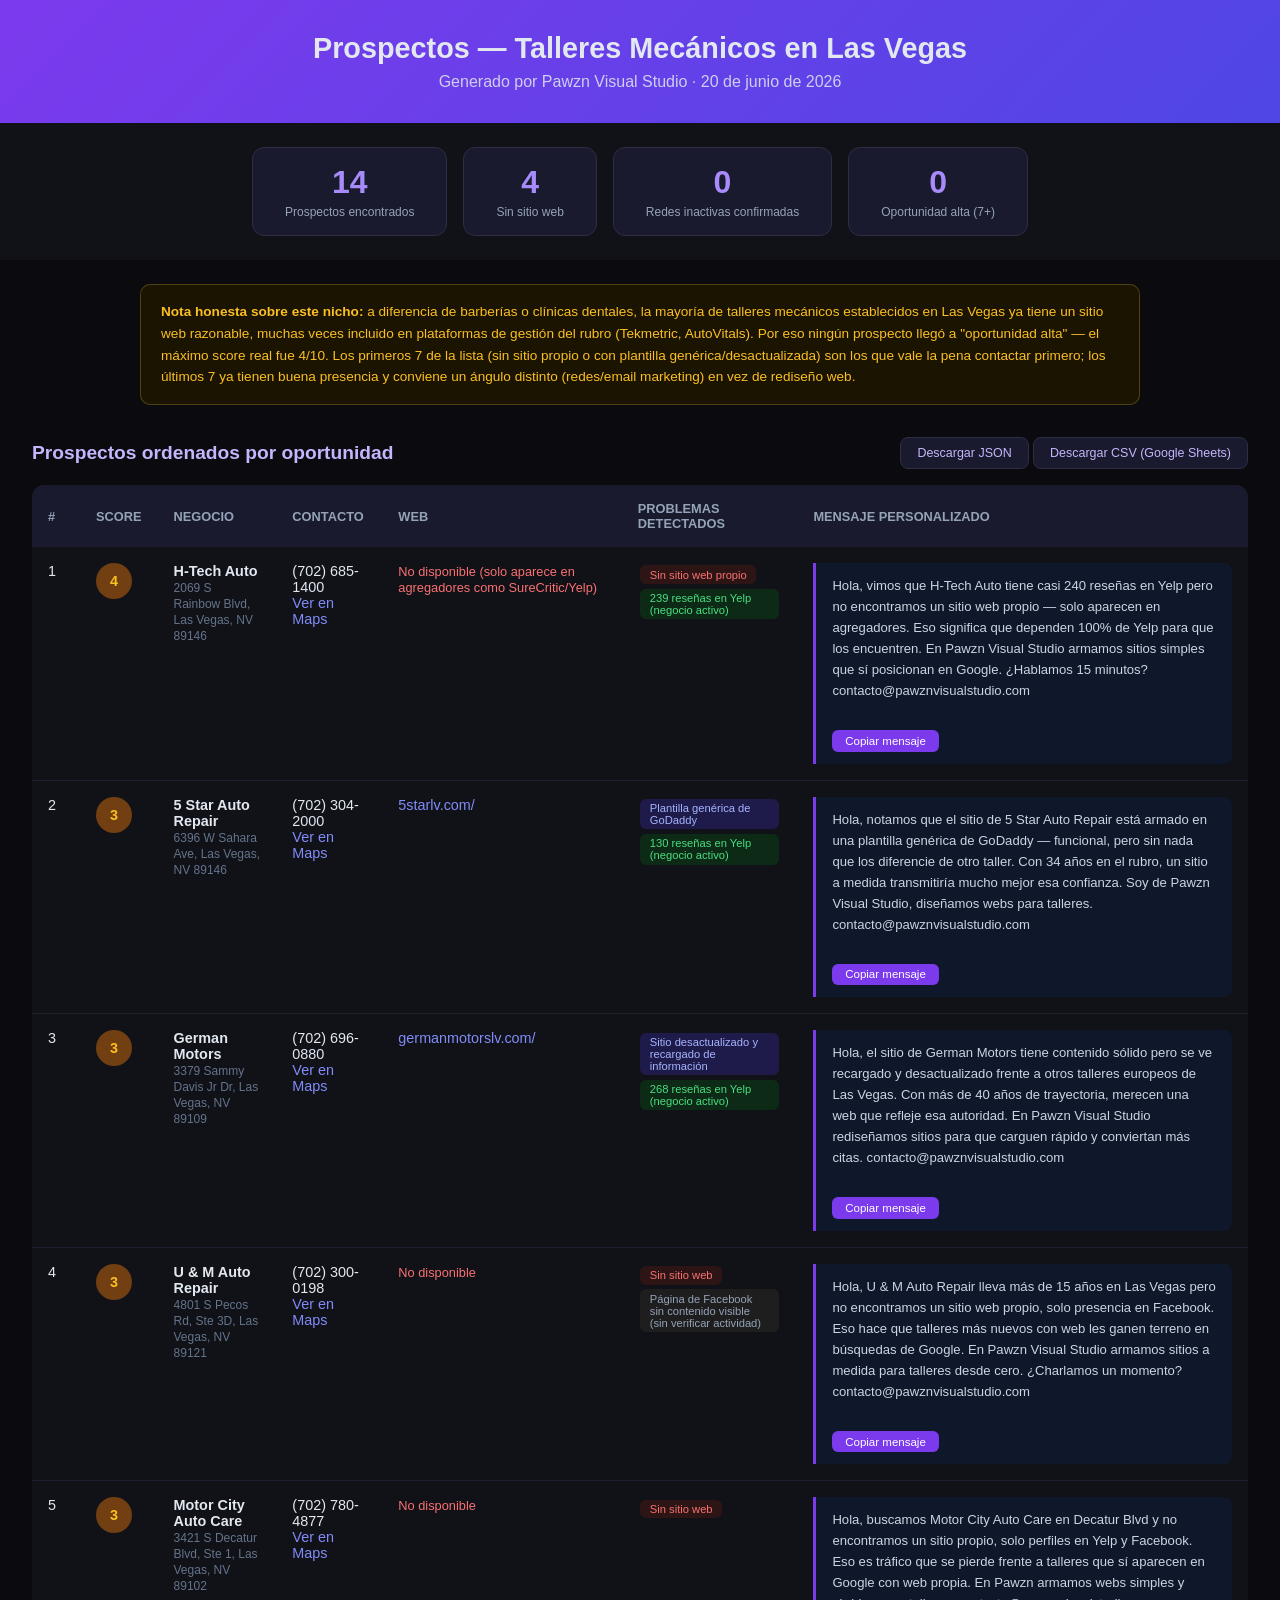
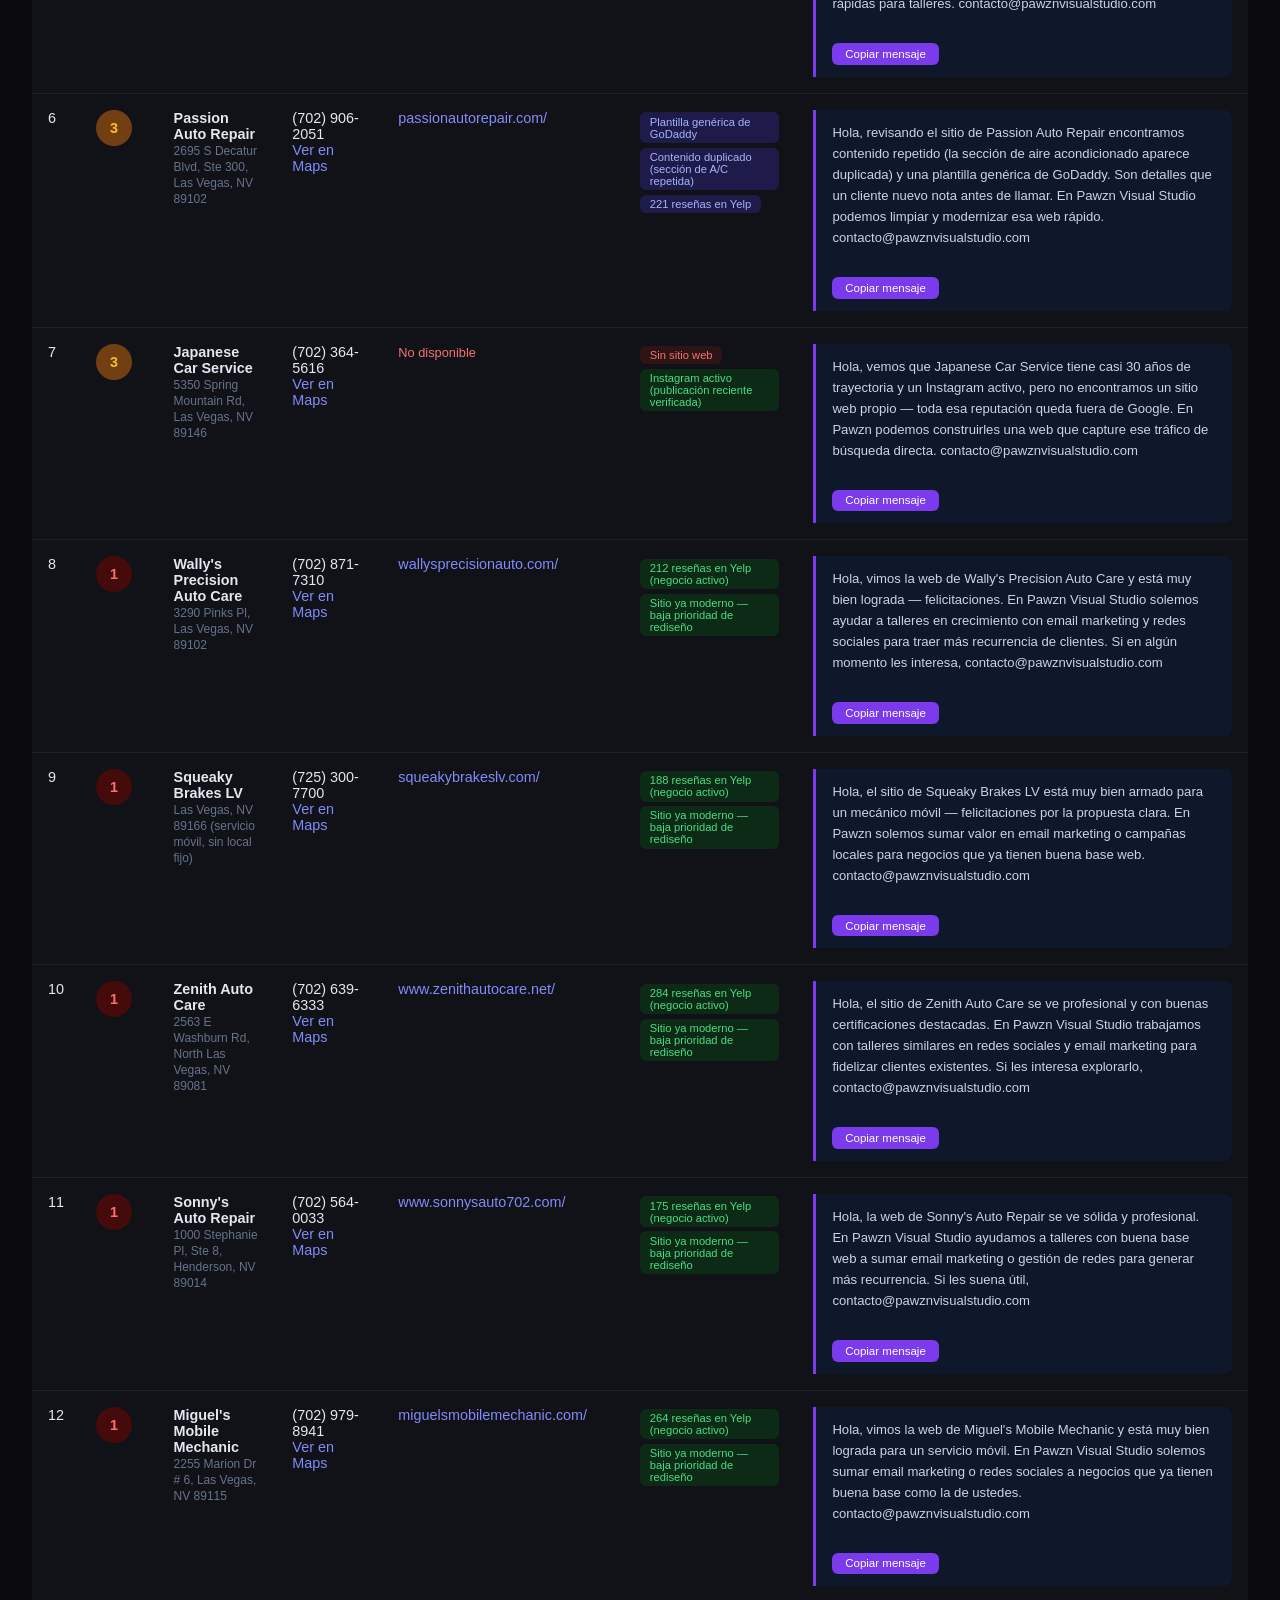
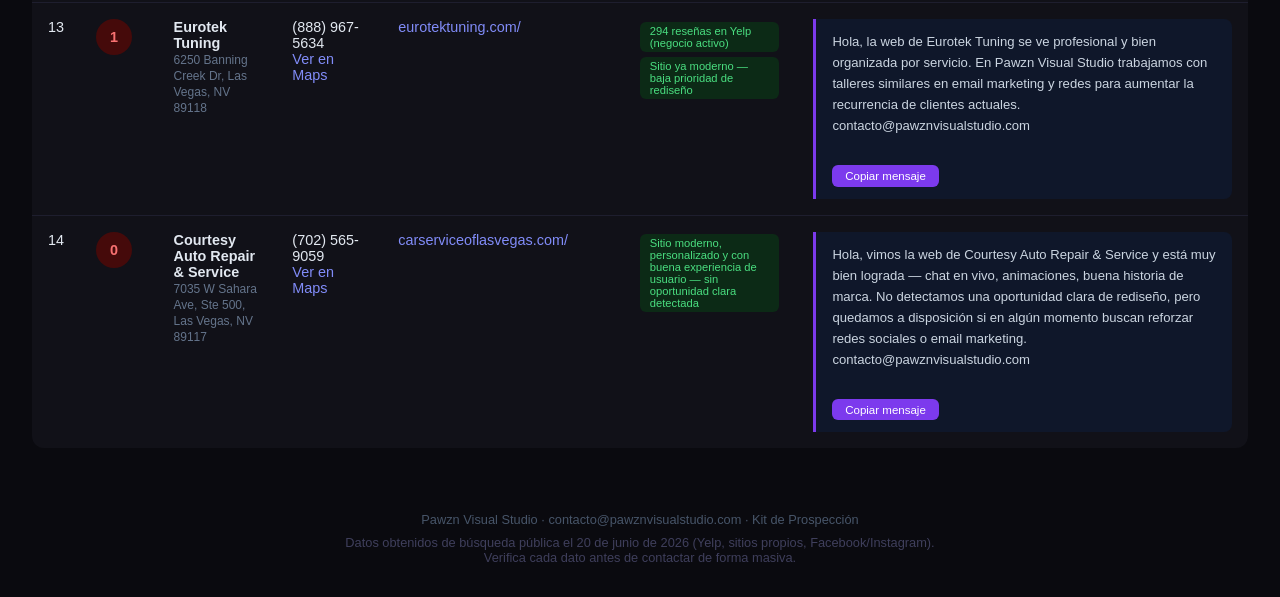
<file: kit-prospeccion/informe-talleres-mecanicos-lasvegas-2026-06-20.html>
<!DOCTYPE html>
<html lang="es">
<head>
<meta charset="UTF-8">
<meta name="viewport" content="width=device-width, initial-scale=1">
<title>Prospectos — Talleres Mecánicos en Las Vegas</title>
<style>
  * { margin: 0; padding: 0; box-sizing: border-box; }
  body { font-family: 'Segoe UI', sans-serif; background: #0a0a0f; color: #e2e8f0; min-height: 100vh; }

  .header { background: linear-gradient(135deg, #7c3aed, #4f46e5); padding: 2rem; text-align: center; }
  .header h1 { font-size: 1.8rem; font-weight: 700; }
  .header p { opacity: 0.85; margin-top: 0.5rem; }

  .stats { display: flex; gap: 1rem; padding: 1.5rem 2rem; background: #111118; flex-wrap: wrap; justify-content: center; }
  .stat { background: #1a1a2e; border: 1px solid #2d2d44; border-radius: 12px; padding: 1rem 2rem; text-align: center; }
  .stat-num { font-size: 2rem; font-weight: 800; color: #a78bfa; }
  .stat-label { font-size: 0.75rem; color: #94a3b8; margin-top: 0.25rem; }

  .note { max-width: 1000px; margin: 1.5rem auto 0; background: #1a1400; border: 1px solid #f5c84240; color: #fbbf24; font-size: 0.85rem; padding: 1rem 1.25rem; border-radius: 10px; line-height: 1.6; }

  .container { padding: 2rem; max-width: 1400px; margin: 0 auto; }
  .container-head { display: flex; justify-content: space-between; align-items: center; flex-wrap: wrap; gap: 0.75rem; margin-bottom: 1rem; }
  h2 { font-size: 1.2rem; color: #c4b5fd; }
  .export-btn { background: #1a1a2e; border: 1px solid #2d2d44; color: #c4b5fd; padding: 0.5rem 1rem; border-radius: 8px; font-size: 0.78rem; cursor: pointer; }
  .export-btn:hover { background: #24243f; }
  table { width: 100%; border-collapse: collapse; background: #111118; border-radius: 12px; overflow: hidden; }
  th { background: #1a1a2e; padding: 1rem; text-align: left; font-size: 0.8rem; color: #94a3b8; text-transform: uppercase; }
  td { padding: 1rem; border-bottom: 1px solid #1e1e2e; font-size: 0.9rem; vertical-align: top; }
  tr:last-child td { border-bottom: none; }
  tr:hover td { background: #16162a; }

  .score { display: inline-block; width: 36px; height: 36px; border-radius: 50%; font-weight: 800; font-size: 0.9rem; line-height: 36px; text-align: center; }
  .score-high { background: #14532d; color: #4ade80; }
  .score-mid { background: #713f12; color: #fbbf24; }
  .score-low { background: #450a0a; color: #f87171; }

  .tag { display: inline-block; padding: 0.2rem 0.6rem; border-radius: 6px; font-size: 0.7rem; margin: 0.15rem; }
  .tag-web { background: #1e1b4b; color: #a5b4fc; }
  .tag-redes { background: #1a0533; color: #e879f9; }
  .tag-email { background: #0c2a16; color: #4ade80; }
  .tag-sin { background: #2d1515; color: #f87171; }
  .tag-unverified { background: #1e1e1e; color: #94a3b8; }
  .tag-ok { background: #0c2a16; color: #4ade80; }

  .msg { background: #0f172a; border-left: 3px solid #7c3aed; padding: 0.75rem 1rem; border-radius: 0 8px 8px 0; font-size: 0.82rem; line-height: 1.6; color: #cbd5e1; cursor: pointer; }
  .msg:hover { background: #1e293b; }
  .copy-btn { display: inline-block; margin-top: 0.5rem; padding: 0.3rem 0.8rem; background: #7c3aed; color: white; border: none; border-radius: 6px; font-size: 0.72rem; cursor: pointer; }

  a { color: #818cf8; text-decoration: none; }
  a:hover { text-decoration: underline; }
  .no-web { color: #f87171; font-size: 0.8rem; }

  .footer { text-align: center; padding: 2rem; color: #475569; font-size: 0.8rem; }
  .footer .disclaimer { margin-top: 0.5rem; color: #3f3f5c; max-width: 600px; margin-left: auto; margin-right: auto; }
</style>
</head>
<body>

<div class="header">
  <h1>Prospectos — Talleres Mecánicos en Las Vegas</h1>
  <p>Generado por Pawzn Visual Studio · 20 de junio de 2026</p>
</div>

<div class="stats">
  <div class="stat"><div class="stat-num">14</div><div class="stat-label">Prospectos encontrados</div></div>
  <div class="stat"><div class="stat-num">4</div><div class="stat-label">Sin sitio web</div></div>
  <div class="stat"><div class="stat-num">0</div><div class="stat-label">Redes inactivas confirmadas</div></div>
  <div class="stat"><div class="stat-num">0</div><div class="stat-label">Oportunidad alta (7+)</div></div>
</div>

<div class="note">
  <strong>Nota honesta sobre este nicho:</strong> a diferencia de barberías o clínicas dentales, la mayoría de talleres mecánicos establecidos en Las Vegas ya tiene un sitio web razonable, muchas veces incluido en plataformas de gestión del rubro (Tekmetric, AutoVitals). Por eso ningún prospecto llegó a "oportunidad alta" — el máximo score real fue 4/10. Los primeros 7 de la lista (sin sitio propio o con plantilla genérica/desactualizada) son los que vale la pena contactar primero; los últimos 7 ya tienen buena presencia y conviene un ángulo distinto (redes/email marketing) en vez de rediseño web.
</div>

<div class="container">
  <div class="container-head">
    <h2>Prospectos ordenados por oportunidad</h2>
    <div>
      <button class="export-btn" onclick="downloadJSON()">Descargar JSON</button>
      <button class="export-btn" onclick="downloadCSV()">Descargar CSV (Google Sheets)</button>
    </div>
  </div>
  <table>
    <thead>
      <tr>
        <th>#</th>
        <th>Score</th>
        <th>Negocio</th>
        <th>Contacto</th>
        <th>Web</th>
        <th>Problemas detectados</th>
        <th>Mensaje personalizado</th>
      </tr>
    </thead>
    <tbody id="tbody"></tbody>
  </table>
</div>

<div class="footer">
  Pawzn Visual Studio · contacto@pawznvisualstudio.com · Kit de Prospección
  <div class="disclaimer">Datos obtenidos de búsqueda pública el 20 de junio de 2026 (Yelp, sitios propios, Facebook/Instagram). Verifica cada dato antes de contactar de forma masiva.</div>
</div>

<script id="prospect-data" type="application/json">
[
  {
    "nombre": "H-Tech Auto",
    "direccion": "2069 S Rainbow Blvd, Las Vegas, NV 89146",
    "telefono": "(702) 685-1400",
    "web": "No disponible (solo aparece en agregadores como SureCritic/Yelp)",
    "maps_url": "https://www.google.com/maps/search/?api=1&query=2069+S+Rainbow+Blvd+Las+Vegas+NV+89146",
    "score": 4,
    "problemas": ["Sin sitio web propio", "239 reseñas en Yelp (negocio activo)"],
    "verificado": true,
    "mensaje": "Hola, vimos que H-Tech Auto tiene casi 240 reseñas en Yelp pero no encontramos un sitio web propio — solo aparecen en agregadores. Eso significa que dependen 100% de Yelp para que los encuentren. En Pawzn Visual Studio armamos sitios simples que sí posicionan en Google. ¿Hablamos 15 minutos? contacto@pawznvisualstudio.com"
  },
  {
    "nombre": "5 Star Auto Repair",
    "direccion": "6396 W Sahara Ave, Las Vegas, NV 89146",
    "telefono": "(702) 304-2000",
    "web": "https://5starlv.com/",
    "maps_url": "https://www.google.com/maps/search/?api=1&query=6396+W+Sahara+Ave+Las+Vegas+NV+89146",
    "score": 3,
    "problemas": ["Plantilla genérica de GoDaddy", "130 reseñas en Yelp (negocio activo)"],
    "verificado": true,
    "mensaje": "Hola, notamos que el sitio de 5 Star Auto Repair está armado en una plantilla genérica de GoDaddy — funcional, pero sin nada que los diferencie de otro taller. Con 34 años en el rubro, un sitio a medida transmitiría mucho mejor esa confianza. Soy de Pawzn Visual Studio, diseñamos webs para talleres. contacto@pawznvisualstudio.com"
  },
  {
    "nombre": "German Motors",
    "direccion": "3379 Sammy Davis Jr Dr, Las Vegas, NV 89109",
    "telefono": "(702) 696-0880",
    "web": "https://germanmotorslv.com/",
    "maps_url": "https://www.google.com/maps/search/?api=1&query=3379+Sammy+Davis+Jr+Dr+Las+Vegas+NV+89109",
    "score": 3,
    "problemas": ["Sitio desactualizado y recargado de información", "268 reseñas en Yelp (negocio activo)"],
    "verificado": true,
    "mensaje": "Hola, el sitio de German Motors tiene contenido sólido pero se ve recargado y desactualizado frente a otros talleres europeos de Las Vegas. Con más de 40 años de trayectoria, merecen una web que refleje esa autoridad. En Pawzn Visual Studio rediseñamos sitios para que carguen rápido y conviertan más citas. contacto@pawznvisualstudio.com"
  },
  {
    "nombre": "U & M Auto Repair",
    "direccion": "4801 S Pecos Rd, Ste 3D, Las Vegas, NV 89121",
    "telefono": "(702) 300-0198",
    "web": "No disponible",
    "maps_url": "https://www.google.com/maps/search/?api=1&query=4801+S+Pecos+Rd+Ste+3D+Las+Vegas+NV+89121",
    "score": 3,
    "problemas": ["Sin sitio web", "Página de Facebook sin contenido visible (sin verificar actividad)"],
    "verificado": true,
    "mensaje": "Hola, U & M Auto Repair lleva más de 15 años en Las Vegas pero no encontramos un sitio web propio, solo presencia en Facebook. Eso hace que talleres más nuevos con web les ganen terreno en búsquedas de Google. En Pawzn Visual Studio armamos sitios a medida para talleres desde cero. ¿Charlamos un momento? contacto@pawznvisualstudio.com"
  },
  {
    "nombre": "Motor City Auto Care",
    "direccion": "3421 S Decatur Blvd, Ste 1, Las Vegas, NV 89102",
    "telefono": "(702) 780-4877",
    "web": "No disponible",
    "maps_url": "https://www.google.com/maps/search/?api=1&query=3421+S+Decatur+Blvd+Ste+1+Las+Vegas+NV+89102",
    "score": 3,
    "problemas": ["Sin sitio web"],
    "verificado": true,
    "mensaje": "Hola, buscamos Motor City Auto Care en Decatur Blvd y no encontramos un sitio propio, solo perfiles en Yelp y Facebook. Eso es tráfico que se pierde frente a talleres que sí aparecen en Google con web propia. En Pawzn armamos webs simples y rápidas para talleres. contacto@pawznvisualstudio.com"
  },
  {
    "nombre": "Passion Auto Repair",
    "direccion": "2695 S Decatur Blvd, Ste 300, Las Vegas, NV 89102",
    "telefono": "(702) 906-2051",
    "web": "https://passionautorepair.com/",
    "maps_url": "https://www.google.com/maps/search/?api=1&query=2695+S+Decatur+Blvd+Ste+300+Las+Vegas+NV+89102",
    "score": 3,
    "problemas": ["Plantilla genérica de GoDaddy", "Contenido duplicado (sección de A/C repetida)", "221 reseñas en Yelp"],
    "verificado": true,
    "mensaje": "Hola, revisando el sitio de Passion Auto Repair encontramos contenido repetido (la sección de aire acondicionado aparece duplicada) y una plantilla genérica de GoDaddy. Son detalles que un cliente nuevo nota antes de llamar. En Pawzn Visual Studio podemos limpiar y modernizar esa web rápido. contacto@pawznvisualstudio.com"
  },
  {
    "nombre": "Japanese Car Service",
    "direccion": "5350 Spring Mountain Rd, Las Vegas, NV 89146",
    "telefono": "(702) 364-5616",
    "web": "No disponible",
    "maps_url": "https://www.google.com/maps/search/?api=1&query=5350+Spring+Mountain+Rd+Las+Vegas+NV+89146",
    "score": 3,
    "problemas": ["Sin sitio web", "Instagram activo (publicación reciente verificada)"],
    "verificado": true,
    "mensaje": "Hola, vemos que Japanese Car Service tiene casi 30 años de trayectoria y un Instagram activo, pero no encontramos un sitio web propio — toda esa reputación queda fuera de Google. En Pawzn podemos construirles una web que capture ese tráfico de búsqueda directa. contacto@pawznvisualstudio.com"
  },
  {
    "nombre": "Wally's Precision Auto Care",
    "direccion": "3290 Pinks Pl, Las Vegas, NV 89102",
    "telefono": "(702) 871-7310",
    "web": "https://wallysprecisionauto.com/",
    "maps_url": "https://www.google.com/maps/search/?api=1&query=3290+Pinks+Pl+Las+Vegas+NV+89102",
    "score": 1,
    "problemas": ["212 reseñas en Yelp (negocio activo)", "Sitio ya moderno — baja prioridad de rediseño"],
    "verificado": true,
    "mensaje": "Hola, vimos la web de Wally's Precision Auto Care y está muy bien lograda — felicitaciones. En Pawzn Visual Studio solemos ayudar a talleres en crecimiento con email marketing y redes sociales para traer más recurrencia de clientes. Si en algún momento les interesa, contacto@pawznvisualstudio.com"
  },
  {
    "nombre": "Squeaky Brakes LV",
    "direccion": "Las Vegas, NV 89166 (servicio móvil, sin local fijo)",
    "telefono": "(725) 300-7700",
    "web": "https://squeakybrakeslv.com/",
    "maps_url": "https://www.google.com/maps/search/?api=1&query=Squeaky+Brakes+LV+Las+Vegas+NV",
    "score": 1,
    "problemas": ["188 reseñas en Yelp (negocio activo)", "Sitio ya moderno — baja prioridad de rediseño"],
    "verificado": true,
    "mensaje": "Hola, el sitio de Squeaky Brakes LV está muy bien armado para un mecánico móvil — felicitaciones por la propuesta clara. En Pawzn solemos sumar valor en email marketing o campañas locales para negocios que ya tienen buena base web. contacto@pawznvisualstudio.com"
  },
  {
    "nombre": "Zenith Auto Care",
    "direccion": "2563 E Washburn Rd, North Las Vegas, NV 89081",
    "telefono": "(702) 639-6333",
    "web": "https://www.zenithautocare.net/",
    "maps_url": "https://www.google.com/maps/search/?api=1&query=2563+E+Washburn+Rd+North+Las+Vegas+NV+89081",
    "score": 1,
    "problemas": ["284 reseñas en Yelp (negocio activo)", "Sitio ya moderno — baja prioridad de rediseño"],
    "verificado": true,
    "mensaje": "Hola, el sitio de Zenith Auto Care se ve profesional y con buenas certificaciones destacadas. En Pawzn Visual Studio trabajamos con talleres similares en redes sociales y email marketing para fidelizar clientes existentes. Si les interesa explorarlo, contacto@pawznvisualstudio.com"
  },
  {
    "nombre": "Sonny's Auto Repair",
    "direccion": "1000 Stephanie Pl, Ste 8, Henderson, NV 89014",
    "telefono": "(702) 564-0033",
    "web": "https://www.sonnysauto702.com/",
    "maps_url": "https://www.google.com/maps/search/?api=1&query=1000+Stephanie+Pl+Ste+8+Henderson+NV+89014",
    "score": 1,
    "problemas": ["175 reseñas en Yelp (negocio activo)", "Sitio ya moderno — baja prioridad de rediseño"],
    "verificado": true,
    "mensaje": "Hola, la web de Sonny's Auto Repair se ve sólida y profesional. En Pawzn Visual Studio ayudamos a talleres con buena base web a sumar email marketing o gestión de redes para generar más recurrencia. Si les suena útil, contacto@pawznvisualstudio.com"
  },
  {
    "nombre": "Miguel's Mobile Mechanic",
    "direccion": "2255 Marion Dr # 6, Las Vegas, NV 89115",
    "telefono": "(702) 979-8941",
    "web": "https://miguelsmobilemechanic.com/",
    "maps_url": "https://www.google.com/maps/search/?api=1&query=2255+Marion+Dr+%236+Las+Vegas+NV+89115",
    "score": 1,
    "problemas": ["264 reseñas en Yelp (negocio activo)", "Sitio ya moderno — baja prioridad de rediseño"],
    "verificado": true,
    "mensaje": "Hola, vimos la web de Miguel's Mobile Mechanic y está muy bien lograda para un servicio móvil. En Pawzn Visual Studio solemos sumar email marketing o redes sociales a negocios que ya tienen buena base como la de ustedes. contacto@pawznvisualstudio.com"
  },
  {
    "nombre": "Eurotek Tuning",
    "direccion": "6250 Banning Creek Dr, Las Vegas, NV 89118",
    "telefono": "(888) 967-5634",
    "web": "https://eurotektuning.com/",
    "maps_url": "https://www.google.com/maps/search/?api=1&query=6250+Banning+Creek+Dr+Las+Vegas+NV+89118",
    "score": 1,
    "problemas": ["294 reseñas en Yelp (negocio activo)", "Sitio ya moderno — baja prioridad de rediseño"],
    "verificado": true,
    "mensaje": "Hola, la web de Eurotek Tuning se ve profesional y bien organizada por servicio. En Pawzn Visual Studio trabajamos con talleres similares en email marketing y redes para aumentar la recurrencia de clientes actuales. contacto@pawznvisualstudio.com"
  },
  {
    "nombre": "Courtesy Auto Repair & Service",
    "direccion": "7035 W Sahara Ave, Ste 500, Las Vegas, NV 89117",
    "telefono": "(702) 565-9059",
    "web": "https://carserviceoflasvegas.com/",
    "maps_url": "https://www.google.com/maps/search/?api=1&query=7035+W+Sahara+Ave+Ste+500+Las+Vegas+NV+89117",
    "score": 0,
    "problemas": ["Sitio moderno, personalizado y con buena experiencia de usuario — sin oportunidad clara detectada"],
    "verificado": true,
    "mensaje": "Hola, vimos la web de Courtesy Auto Repair & Service y está muy bien lograda — chat en vivo, animaciones, buena historia de marca. No detectamos una oportunidad clara de rediseño, pero quedamos a disposición si en algún momento buscan reforzar redes sociales o email marketing. contacto@pawznvisualstudio.com"
  }
]
</script>

<script>
function getProspectData() {
  return JSON.parse(document.getElementById('prospect-data').textContent);
}

function scoreClass(score) {
  if (score >= 7) return 'score-high';
  if (score >= 3) return 'score-mid';
  return 'score-low';
}

function renderTable() {
  const data = getProspectData().sort((a, b) => b.score - a.score);
  const tbody = document.getElementById('tbody');
  tbody.innerHTML = data.map((p, i) => `
    <tr>
      <td>${i + 1}</td>
      <td><span class="score ${scoreClass(p.score)}">${p.score}</span></td>
      <td><strong>${p.nombre}</strong><br><small style="color:#64748b">${p.direccion}</small></td>
      <td>${p.telefono}<br><a href="${p.maps_url}" target="_blank">Ver en Maps</a></td>
      <td>${p.web === 'No disponible' || p.web.startsWith('No disponible') ? `<span class="no-web">${p.web}</span>` : `<a href="${p.web}" target="_blank">${p.web.replace(/^https?:\/\//, '')}</a>`}</td>
      <td>${p.problemas.map(pr => `<span class="tag ${tagClass(pr)}">${pr}</span>`).join('')}</td>
      <td>
        <div class="msg" onclick="copyMsg(this)">
          ${p.mensaje}
          <br><br>
          <button class="copy-btn">Copiar mensaje</button>
        </div>
      </td>
    </tr>
  `).join('');
}

function tagClass(text) {
  if (text.includes('Sin sitio web')) return 'tag-sin';
  if (text.includes('moderno') || text.includes('activo')) return 'tag-ok';
  if (text.includes('sin verificar') || text.includes('sin oportunidad')) return 'tag-unverified';
  return 'tag-web';
}

function copyMsg(el) {
  const text = el.innerText.replace('Copiar mensaje', '').trim();
  navigator.clipboard.writeText(text).then(() => {
    const btn = el.querySelector('.copy-btn');
    btn.textContent = '¡Copiado!';
    setTimeout(() => btn.textContent = 'Copiar mensaje', 2000);
  });
}

function triggerDownload(content, filename, mime) {
  const blob = new Blob([content], { type: mime });
  const url = URL.createObjectURL(blob);
  const a = document.createElement('a');
  a.href = url;
  a.download = filename;
  a.click();
  URL.revokeObjectURL(url);
}

function downloadJSON() {
  const data = getProspectData();
  triggerDownload(JSON.stringify(data, null, 2), 'prospectos-talleres-lasvegas.json', 'application/json');
}

function downloadCSV() {
  const data = getProspectData();
  const cols = ['nombre', 'direccion', 'telefono', 'web', 'maps_url', 'score', 'problemas', 'verificado', 'mensaje'];
  const esc = v => `"${String(v).replace(/"/g, '""')}"`;
  const rows = [cols.join(',')];
  data.forEach(p => {
    rows.push(cols.map(c => esc(c === 'problemas' ? p[c].join('; ') : p[c])).join(','));
  });
  triggerDownload(rows.join('\n'), 'prospectos-talleres-lasvegas.csv', 'text/csv');
}

renderTable();
</script>
</body>
</html>
</file>
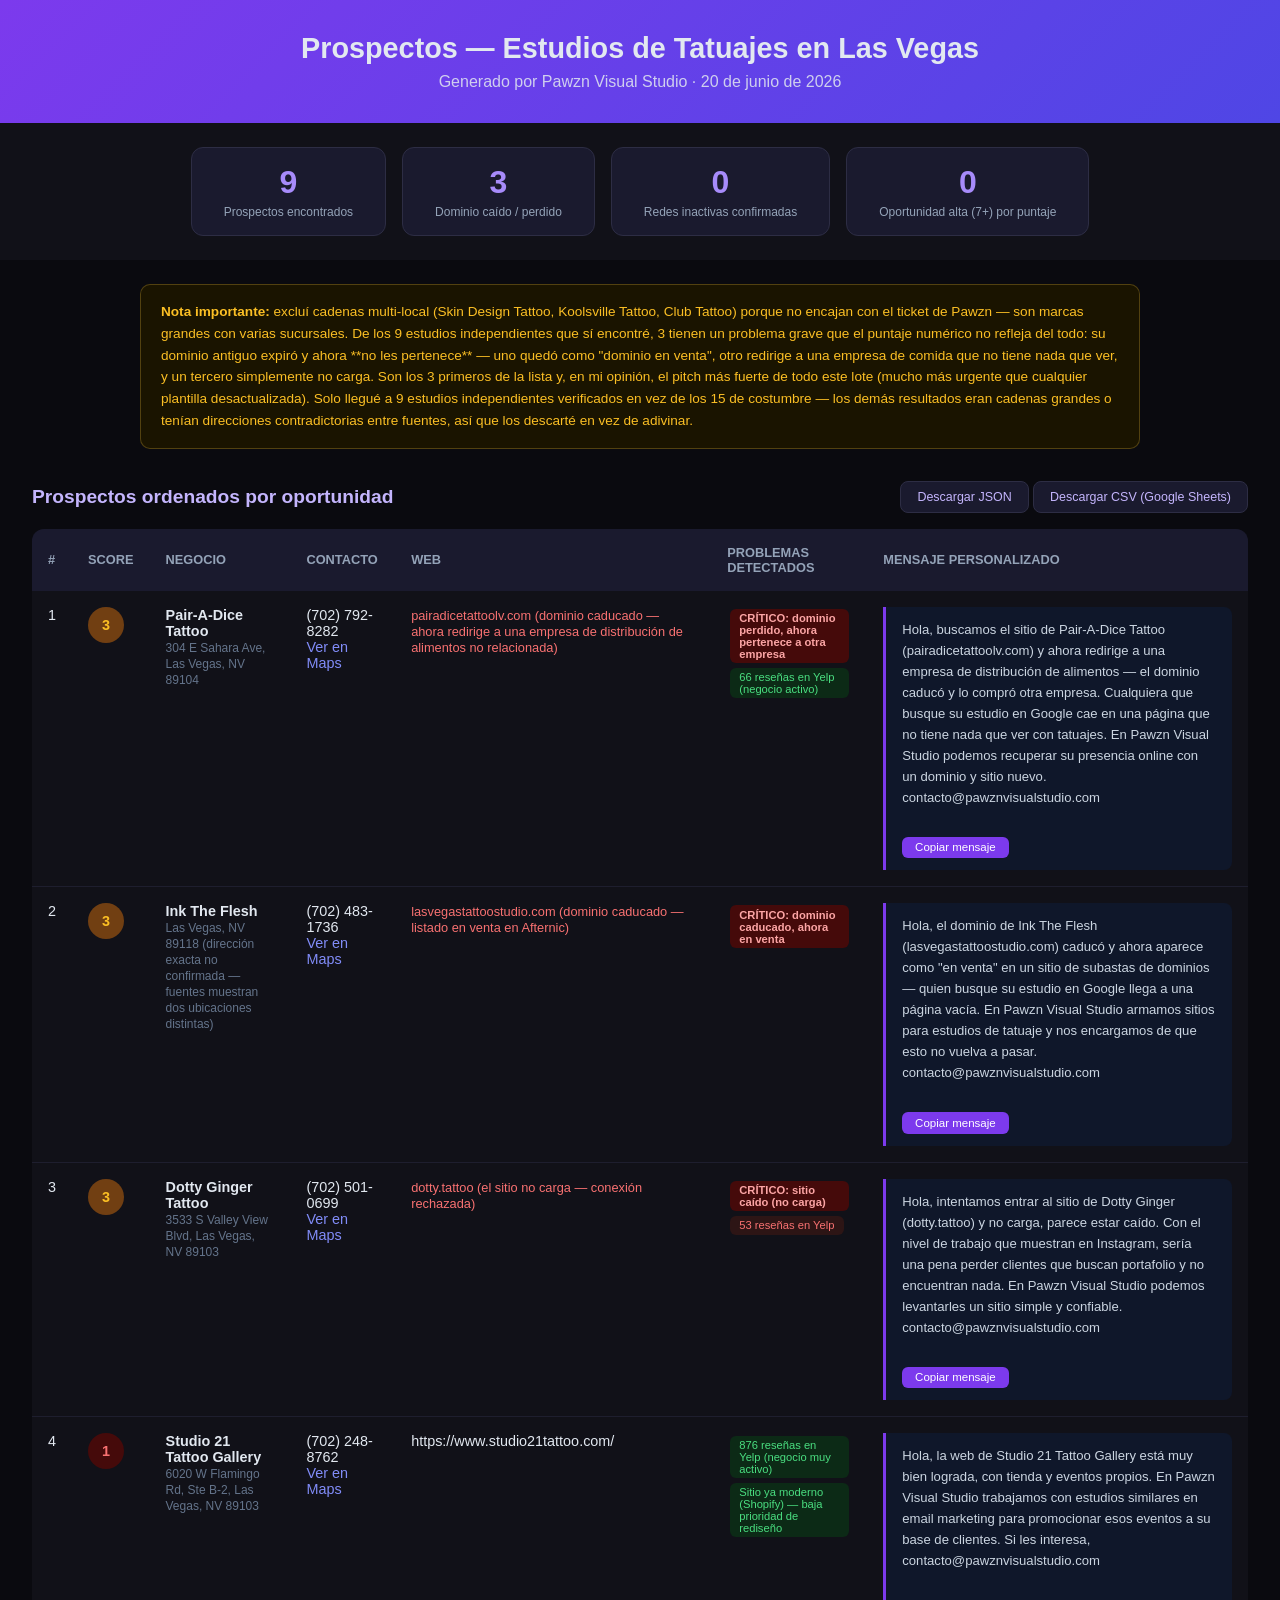
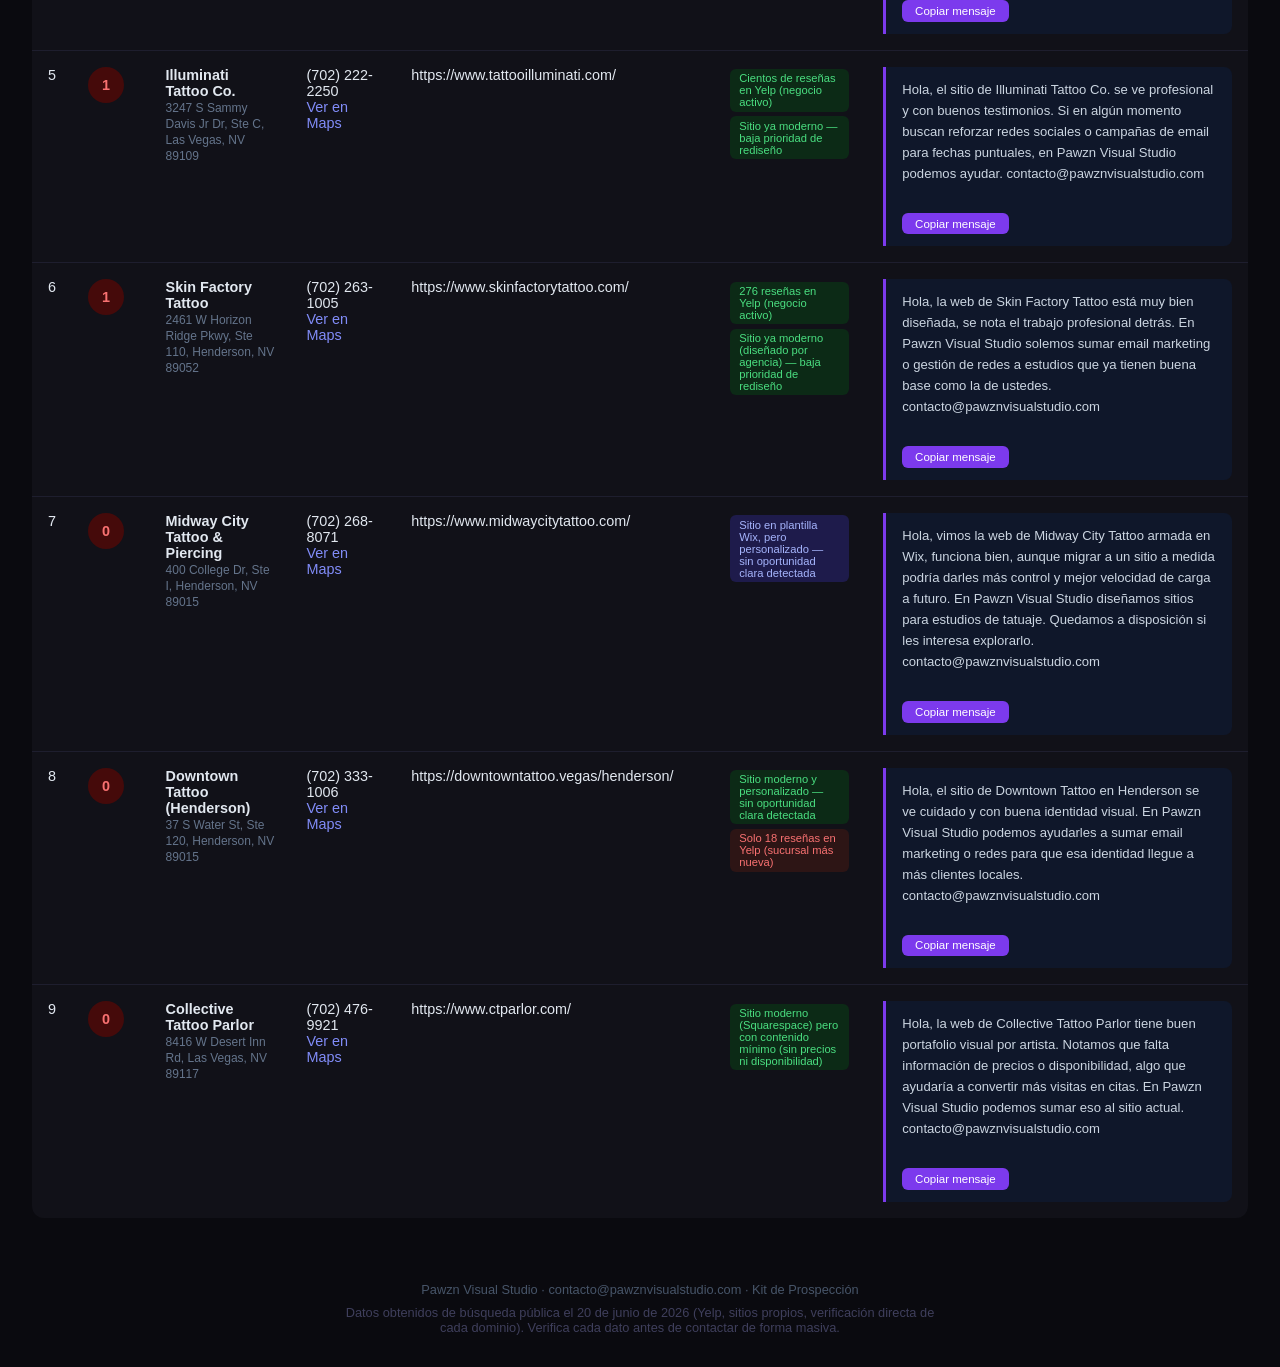
<file: kit-prospeccion/informe-tatuajes-lasvegas-2026-06-20.html>
<!DOCTYPE html>
<html lang="es">
<head>
<meta charset="UTF-8">
<meta name="viewport" content="width=device-width, initial-scale=1">
<title>Prospectos — Estudios de Tatuajes en Las Vegas</title>
<style>
  * { margin: 0; padding: 0; box-sizing: border-box; }
  body { font-family: 'Segoe UI', sans-serif; background: #0a0a0f; color: #e2e8f0; min-height: 100vh; }

  .header { background: linear-gradient(135deg, #7c3aed, #4f46e5); padding: 2rem; text-align: center; }
  .header h1 { font-size: 1.8rem; font-weight: 700; }
  .header p { opacity: 0.85; margin-top: 0.5rem; }

  .stats { display: flex; gap: 1rem; padding: 1.5rem 2rem; background: #111118; flex-wrap: wrap; justify-content: center; }
  .stat { background: #1a1a2e; border: 1px solid #2d2d44; border-radius: 12px; padding: 1rem 2rem; text-align: center; }
  .stat-num { font-size: 2rem; font-weight: 800; color: #a78bfa; }
  .stat-label { font-size: 0.75rem; color: #94a3b8; margin-top: 0.25rem; }

  .note { max-width: 1000px; margin: 1.5rem auto 0; background: #1a1400; border: 1px solid #f5c84240; color: #fbbf24; font-size: 0.85rem; padding: 1rem 1.25rem; border-radius: 10px; line-height: 1.6; }

  .container { padding: 2rem; max-width: 1400px; margin: 0 auto; }
  .container-head { display: flex; justify-content: space-between; align-items: center; flex-wrap: wrap; gap: 0.75rem; margin-bottom: 1rem; }
  h2 { font-size: 1.2rem; color: #c4b5fd; }
  .export-btn { background: #1a1a2e; border: 1px solid #2d2d44; color: #c4b5fd; padding: 0.5rem 1rem; border-radius: 8px; font-size: 0.78rem; cursor: pointer; }
  .export-btn:hover { background: #24243f; }
  table { width: 100%; border-collapse: collapse; background: #111118; border-radius: 12px; overflow: hidden; }
  th { background: #1a1a2e; padding: 1rem; text-align: left; font-size: 0.8rem; color: #94a3b8; text-transform: uppercase; }
  td { padding: 1rem; border-bottom: 1px solid #1e1e2e; font-size: 0.9rem; vertical-align: top; }
  tr:last-child td { border-bottom: none; }
  tr:hover td { background: #16162a; }

  .score { display: inline-block; width: 36px; height: 36px; border-radius: 50%; font-weight: 800; font-size: 0.9rem; line-height: 36px; text-align: center; }
  .score-high { background: #14532d; color: #4ade80; }
  .score-mid { background: #713f12; color: #fbbf24; }
  .score-low { background: #450a0a; color: #f87171; }

  .tag { display: inline-block; padding: 0.2rem 0.6rem; border-radius: 6px; font-size: 0.7rem; margin: 0.15rem; }
  .tag-web { background: #1e1b4b; color: #a5b4fc; }
  .tag-redes { background: #1a0533; color: #e879f9; }
  .tag-email { background: #0c2a16; color: #4ade80; }
  .tag-sin { background: #2d1515; color: #f87171; }
  .tag-critico { background: #450a0a; color: #fca5a5; font-weight: 700; }
  .tag-ok { background: #0c2a16; color: #4ade80; }

  .msg { background: #0f172a; border-left: 3px solid #7c3aed; padding: 0.75rem 1rem; border-radius: 0 8px 8px 0; font-size: 0.82rem; line-height: 1.6; color: #cbd5e1; cursor: pointer; }
  .msg:hover { background: #1e293b; }
  .copy-btn { display: inline-block; margin-top: 0.5rem; padding: 0.3rem 0.8rem; background: #7c3aed; color: white; border: none; border-radius: 6px; font-size: 0.72rem; cursor: pointer; }

  a { color: #818cf8; text-decoration: none; }
  a:hover { text-decoration: underline; }
  .no-web { color: #f87171; font-size: 0.8rem; }

  .footer { text-align: center; padding: 2rem; color: #475569; font-size: 0.8rem; }
  .footer .disclaimer { margin-top: 0.5rem; color: #3f3f5c; max-width: 600px; margin-left: auto; margin-right: auto; }
</style>
</head>
<body>

<div class="header">
  <h1>Prospectos — Estudios de Tatuajes en Las Vegas</h1>
  <p>Generado por Pawzn Visual Studio · 20 de junio de 2026</p>
</div>

<div class="stats">
  <div class="stat"><div class="stat-num">9</div><div class="stat-label">Prospectos encontrados</div></div>
  <div class="stat"><div class="stat-num">3</div><div class="stat-label">Dominio caído / perdido</div></div>
  <div class="stat"><div class="stat-num">0</div><div class="stat-label">Redes inactivas confirmadas</div></div>
  <div class="stat"><div class="stat-num">0</div><div class="stat-label">Oportunidad alta (7+) por puntaje</div></div>
</div>

<div class="note">
  <strong>Nota importante:</strong> excluí cadenas multi-local (Skin Design Tattoo, Koolsville Tattoo, Club Tattoo) porque no encajan con el ticket de Pawzn — son marcas grandes con varias sucursales. De los 9 estudios independientes que sí encontré, 3 tienen un problema grave que el puntaje numérico no refleja del todo: su dominio antiguo expiró y ahora **no les pertenece** — uno quedó como "dominio en venta", otro redirige a una empresa de comida que no tiene nada que ver, y un tercero simplemente no carga. Son los 3 primeros de la lista y, en mi opinión, el pitch más fuerte de todo este lote (mucho más urgente que cualquier plantilla desactualizada). Solo llegué a 9 estudios independientes verificados en vez de los 15 de costumbre — los demás resultados eran cadenas grandes o tenían direcciones contradictorias entre fuentes, así que los descarté en vez de adivinar.
</div>

<div class="container">
  <div class="container-head">
    <h2>Prospectos ordenados por oportunidad</h2>
    <div>
      <button class="export-btn" onclick="downloadJSON()">Descargar JSON</button>
      <button class="export-btn" onclick="downloadCSV()">Descargar CSV (Google Sheets)</button>
    </div>
  </div>
  <table>
    <thead>
      <tr>
        <th>#</th>
        <th>Score</th>
        <th>Negocio</th>
        <th>Contacto</th>
        <th>Web</th>
        <th>Problemas detectados</th>
        <th>Mensaje personalizado</th>
      </tr>
    </thead>
    <tbody id="tbody"></tbody>
  </table>
</div>

<div class="footer">
  Pawzn Visual Studio · contacto@pawznvisualstudio.com · Kit de Prospección
  <div class="disclaimer">Datos obtenidos de búsqueda pública el 20 de junio de 2026 (Yelp, sitios propios, verificación directa de cada dominio). Verifica cada dato antes de contactar de forma masiva.</div>
</div>

<script id="prospect-data" type="application/json">
[
  {
    "nombre": "Pair-A-Dice Tattoo",
    "direccion": "304 E Sahara Ave, Las Vegas, NV 89104",
    "telefono": "(702) 792-8282",
    "web": "pairadicetattoolv.com (dominio caducado — ahora redirige a una empresa de distribución de alimentos no relacionada)",
    "maps_url": "https://www.google.com/maps/search/?api=1&query=304+E+Sahara+Ave+Las+Vegas+NV+89104",
    "score": 3,
    "problemas": ["CRÍTICO: dominio perdido, ahora pertenece a otra empresa", "66 reseñas en Yelp (negocio activo)"],
    "verificado": true,
    "mensaje": "Hola, buscamos el sitio de Pair-A-Dice Tattoo (pairadicetattoolv.com) y ahora redirige a una empresa de distribución de alimentos — el dominio caducó y lo compró otra empresa. Cualquiera que busque su estudio en Google cae en una página que no tiene nada que ver con tatuajes. En Pawzn Visual Studio podemos recuperar su presencia online con un dominio y sitio nuevo. contacto@pawznvisualstudio.com"
  },
  {
    "nombre": "Ink The Flesh",
    "direccion": "Las Vegas, NV 89118 (dirección exacta no confirmada — fuentes muestran dos ubicaciones distintas)",
    "telefono": "(702) 483-1736",
    "web": "lasvegastattoostudio.com (dominio caducado — listado en venta en Afternic)",
    "maps_url": "https://www.google.com/maps/search/?api=1&query=Ink+The+Flesh+Tattoo+Las+Vegas+NV",
    "score": 3,
    "problemas": ["CRÍTICO: dominio caducado, ahora en venta"],
    "verificado": true,
    "mensaje": "Hola, el dominio de Ink The Flesh (lasvegastattoostudio.com) caducó y ahora aparece como \"en venta\" en un sitio de subastas de dominios — quien busque su estudio en Google llega a una página vacía. En Pawzn Visual Studio armamos sitios para estudios de tatuaje y nos encargamos de que esto no vuelva a pasar. contacto@pawznvisualstudio.com"
  },
  {
    "nombre": "Dotty Ginger Tattoo",
    "direccion": "3533 S Valley View Blvd, Las Vegas, NV 89103",
    "telefono": "(702) 501-0699",
    "web": "dotty.tattoo (el sitio no carga — conexión rechazada)",
    "maps_url": "https://www.google.com/maps/search/?api=1&query=3533+S+Valley+View+Blvd+Las+Vegas+NV+89103",
    "score": 3,
    "problemas": ["CRÍTICO: sitio caído (no carga)", "53 reseñas en Yelp"],
    "verificado": true,
    "mensaje": "Hola, intentamos entrar al sitio de Dotty Ginger (dotty.tattoo) y no carga, parece estar caído. Con el nivel de trabajo que muestran en Instagram, sería una pena perder clientes que buscan portafolio y no encuentran nada. En Pawzn Visual Studio podemos levantarles un sitio simple y confiable. contacto@pawznvisualstudio.com"
  },
  {
    "nombre": "Studio 21 Tattoo Gallery",
    "direccion": "6020 W Flamingo Rd, Ste B-2, Las Vegas, NV 89103",
    "telefono": "(702) 248-8762",
    "web": "https://www.studio21tattoo.com/",
    "maps_url": "https://www.google.com/maps/search/?api=1&query=6020+W+Flamingo+Rd+Ste+B-2+Las+Vegas+NV+89103",
    "score": 1,
    "problemas": ["876 reseñas en Yelp (negocio muy activo)", "Sitio ya moderno (Shopify) — baja prioridad de rediseño"],
    "verificado": true,
    "mensaje": "Hola, la web de Studio 21 Tattoo Gallery está muy bien lograda, con tienda y eventos propios. En Pawzn Visual Studio trabajamos con estudios similares en email marketing para promocionar esos eventos a su base de clientes. Si les interesa, contacto@pawznvisualstudio.com"
  },
  {
    "nombre": "Illuminati Tattoo Co.",
    "direccion": "3247 S Sammy Davis Jr Dr, Ste C, Las Vegas, NV 89109",
    "telefono": "(702) 222-2250",
    "web": "https://www.tattooilluminati.com/",
    "maps_url": "https://www.google.com/maps/search/?api=1&query=3247+S+Sammy+Davis+Jr+Dr+Ste+C+Las+Vegas+NV+89109",
    "score": 1,
    "problemas": ["Cientos de reseñas en Yelp (negocio activo)", "Sitio ya moderno — baja prioridad de rediseño"],
    "verificado": true,
    "mensaje": "Hola, el sitio de Illuminati Tattoo Co. se ve profesional y con buenos testimonios. Si en algún momento buscan reforzar redes sociales o campañas de email para fechas puntuales, en Pawzn Visual Studio podemos ayudar. contacto@pawznvisualstudio.com"
  },
  {
    "nombre": "Skin Factory Tattoo",
    "direccion": "2461 W Horizon Ridge Pkwy, Ste 110, Henderson, NV 89052",
    "telefono": "(702) 263-1005",
    "web": "https://www.skinfactorytattoo.com/",
    "maps_url": "https://www.google.com/maps/search/?api=1&query=2461+W+Horizon+Ridge+Pkwy+Ste+110+Henderson+NV+89052",
    "score": 1,
    "problemas": ["276 reseñas en Yelp (negocio activo)", "Sitio ya moderno (diseñado por agencia) — baja prioridad de rediseño"],
    "verificado": true,
    "mensaje": "Hola, la web de Skin Factory Tattoo está muy bien diseñada, se nota el trabajo profesional detrás. En Pawzn Visual Studio solemos sumar email marketing o gestión de redes a estudios que ya tienen buena base como la de ustedes. contacto@pawznvisualstudio.com"
  },
  {
    "nombre": "Midway City Tattoo & Piercing",
    "direccion": "400 College Dr, Ste I, Henderson, NV 89015",
    "telefono": "(702) 268-8071",
    "web": "https://www.midwaycitytattoo.com/",
    "maps_url": "https://www.google.com/maps/search/?api=1&query=400+College+Dr+Ste+I+Henderson+NV+89015",
    "score": 0,
    "problemas": ["Sitio en plantilla Wix, pero personalizado — sin oportunidad clara detectada"],
    "verificado": true,
    "mensaje": "Hola, vimos la web de Midway City Tattoo armada en Wix, funciona bien, aunque migrar a un sitio a medida podría darles más control y mejor velocidad de carga a futuro. En Pawzn Visual Studio diseñamos sitios para estudios de tatuaje. Quedamos a disposición si les interesa explorarlo. contacto@pawznvisualstudio.com"
  },
  {
    "nombre": "Downtown Tattoo (Henderson)",
    "direccion": "37 S Water St, Ste 120, Henderson, NV 89015",
    "telefono": "(702) 333-1006",
    "web": "https://downtowntattoo.vegas/henderson/",
    "maps_url": "https://www.google.com/maps/search/?api=1&query=37+S+Water+St+Ste+120+Henderson+NV+89015",
    "score": 0,
    "problemas": ["Sitio moderno y personalizado — sin oportunidad clara detectada", "Solo 18 reseñas en Yelp (sucursal más nueva)"],
    "verificado": true,
    "mensaje": "Hola, el sitio de Downtown Tattoo en Henderson se ve cuidado y con buena identidad visual. En Pawzn Visual Studio podemos ayudarles a sumar email marketing o redes para que esa identidad llegue a más clientes locales. contacto@pawznvisualstudio.com"
  },
  {
    "nombre": "Collective Tattoo Parlor",
    "direccion": "8416 W Desert Inn Rd, Las Vegas, NV 89117",
    "telefono": "(702) 476-9921",
    "web": "https://www.ctparlor.com/",
    "maps_url": "https://www.google.com/maps/search/?api=1&query=8416+W+Desert+Inn+Rd+Las+Vegas+NV+89117",
    "score": 0,
    "problemas": ["Sitio moderno (Squarespace) pero con contenido mínimo (sin precios ni disponibilidad)"],
    "verificado": true,
    "mensaje": "Hola, la web de Collective Tattoo Parlor tiene buen portafolio visual por artista. Notamos que falta información de precios o disponibilidad, algo que ayudaría a convertir más visitas en citas. En Pawzn Visual Studio podemos sumar eso al sitio actual. contacto@pawznvisualstudio.com"
  }
]
</script>

<script>
function getProspectData() {
  return JSON.parse(document.getElementById('prospect-data').textContent);
}

function scoreClass(score) {
  if (score >= 7) return 'score-high';
  if (score >= 3) return 'score-mid';
  return 'score-low';
}

function renderTable() {
  const data = getProspectData().sort((a, b) => b.score - a.score);
  const tbody = document.getElementById('tbody');
  tbody.innerHTML = data.map((p, i) => `
    <tr>
      <td>${i + 1}</td>
      <td><span class="score ${scoreClass(p.score)}">${p.score}</span></td>
      <td><strong>${p.nombre}</strong><br><small style="color:#64748b">${p.direccion}</small></td>
      <td>${p.telefono}<br><a href="${p.maps_url}" target="_blank">Ver en Maps</a></td>
      <td><span class="${p.web.includes('caduc') || p.web.includes('no carga') ? 'no-web' : ''}">${p.web}</span></td>
      <td>${p.problemas.map(pr => `<span class="tag ${tagClass(pr)}">${pr}</span>`).join('')}</td>
      <td>
        <div class="msg" onclick="copyMsg(this)">
          ${p.mensaje}
          <br><br>
          <button class="copy-btn">Copiar mensaje</button>
        </div>
      </td>
    </tr>
  `).join('');
}

function tagClass(text) {
  if (text.includes('CRÍTICO')) return 'tag-critico';
  if (text.includes('moderno') || text.includes('activo')) return 'tag-ok';
  if (text.includes('sin oportunidad') || text.includes('mínimo')) return 'tag-web';
  return 'tag-sin';
}

function copyMsg(el) {
  const text = el.innerText.replace('Copiar mensaje', '').trim();
  navigator.clipboard.writeText(text).then(() => {
    const btn = el.querySelector('.copy-btn');
    btn.textContent = '¡Copiado!';
    setTimeout(() => btn.textContent = 'Copiar mensaje', 2000);
  });
}

function triggerDownload(content, filename, mime) {
  const blob = new Blob([content], { type: mime });
  const url = URL.createObjectURL(blob);
  const a = document.createElement('a');
  a.href = url;
  a.download = filename;
  a.click();
  URL.revokeObjectURL(url);
}

function downloadJSON() {
  const data = getProspectData();
  triggerDownload(JSON.stringify(data, null, 2), 'prospectos-tatuajes-lasvegas.json', 'application/json');
}

function downloadCSV() {
  const data = getProspectData();
  const cols = ['nombre', 'direccion', 'telefono', 'web', 'maps_url', 'score', 'problemas', 'verificado', 'mensaje'];
  const esc = v => `"${String(v).replace(/"/g, '""')}"`;
  const rows = [cols.join(',')];
  data.forEach(p => {
    rows.push(cols.map(c => esc(c === 'problemas' ? p[c].join('; ') : p[c])).join(','));
  });
  triggerDownload(rows.join('\n'), 'prospectos-tatuajes-lasvegas.csv', 'text/csv');
}

renderTable();
</script>
</body>
</html>
</file>
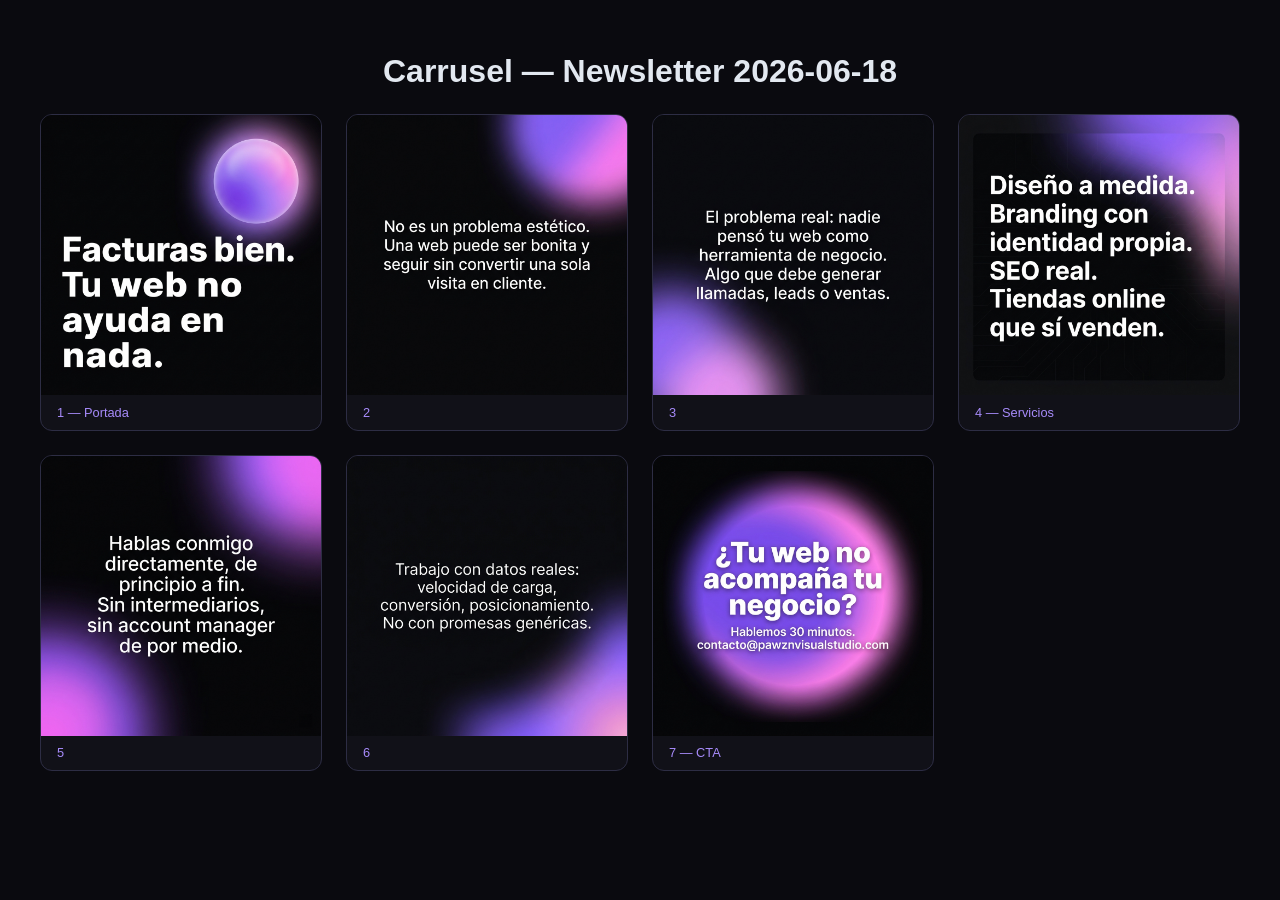
<file: content-publisher/output/carrusel-2026-06-18/preview.html>
<!DOCTYPE html>
<html lang="es">
<head>
<meta charset="UTF-8">
<title>Carrusel — Newsletter 2026-06-18</title>
<style>
  body { background: #0a0a0f; color: #e2e8f0; font-family: 'Segoe UI', sans-serif; margin: 0; padding: 2rem; }
  h1 { text-align: center; margin-bottom: 1.5rem; }
  .grid { display: grid; grid-template-columns: repeat(auto-fit, minmax(260px, 1fr)); gap: 1.5rem; max-width: 1200px; margin: 0 auto; }
  .slide { background: #111118; border: 1px solid #2d2d44; border-radius: 12px; overflow: hidden; }
  .slide img { width: 100%; display: block; }
  .slide .label { padding: 0.6rem 1rem; font-size: 0.8rem; color: #a78bfa; }
</style>
</head>
<body>
  <h1>Carrusel — Newsletter 2026-06-18</h1>
  <div class="grid">
    <div class="slide"><img src="slide-1-portada.png"><div class="label">1 — Portada</div></div>
    <div class="slide"><img src="slide-2.png"><div class="label">2</div></div>
    <div class="slide"><img src="slide-3.png"><div class="label">3</div></div>
    <div class="slide"><img src="slide-4.png"><div class="label">4 — Servicios</div></div>
    <div class="slide"><img src="slide-5.png"><div class="label">5</div></div>
    <div class="slide"><img src="slide-6.png"><div class="label">6</div></div>
    <div class="slide"><img src="slide-7-cta.png"><div class="label">7 — CTA</div></div>
  </div>
</body>
</html>
</file>
<file: style.css>
/* ===========================
   RESET & BASE
=========================== */
*, *::before, *::after { box-sizing: border-box; margin: 0; padding: 0; }

:root {
  --bg:        #060608;
  --bg-2:      #0c0c10;
  --bg-card:   #10101a;
  --border:    rgba(255,255,255,0.07);
  --border-accent: rgba(139,92,246,0.22);
  --text:      #f2f2f5;
  --text-dim:  #7a7a8c;
  --accent:    #8b5cf6;
  --accent-2:  #6d28d9;
  --accent-light: #c084fc;
  --accent-pink:  #e879f9;
  --accent-glow: rgba(139,92,246,0.28);
  --radius:    14px;
  --radius-lg: 20px;
  --transition: 0.35s cubic-bezier(0.4,0,0.2,1);
}

html { scroll-behavior: smooth; }

body {
  background: var(--bg);
  color: var(--text);
  font-family: 'Inter', sans-serif;
  font-size: 16px;
  line-height: 1.6;
  -webkit-font-smoothing: antialiased;
}

a { color: inherit; text-decoration: none; }
img { max-width: 100%; display: block; }
button { cursor: pointer; border: none; background: none; font-family: inherit; }

.sr-only {
  position: absolute;
  width: 1px;
  height: 1px;
  padding: 0;
  margin: -1px;
  overflow: hidden;
  clip: rect(0, 0, 0, 0);
  white-space: nowrap;
  border: 0;
}

.container {
  max-width: 1160px;
  margin: 0 auto;
  padding: 0 24px;
}

/* ===========================
   GRADIENTS & EFFECTS
=========================== */
.gradient-text {
  background: linear-gradient(135deg, #a78bfa 0%, #c084fc 45%, #e879f9 100%);
  -webkit-background-clip: text;
  -webkit-text-fill-color: transparent;
  background-clip: text;
}

/* Noise overlay */
body::before {
  content: '';
  position: fixed;
  inset: 0;
  background-image: url("data:image/svg+xml,%3Csvg viewBox='0 0 256 256' xmlns='http://www.w3.org/2000/svg'%3E%3Cfilter id='noise'%3E%3CfeTurbulence type='fractalNoise' baseFrequency='0.9' numOctaves='4' stitchTiles='stitch'/%3E%3C/filter%3E%3Crect width='100%25' height='100%25' filter='url(%23noise)' opacity='0.035'/%3E%3C/svg%3E");
  pointer-events: none;
  z-index: 0;
  opacity: 0.5;
}

/* ===========================
   SCROLL REVEAL
=========================== */
.reveal {
  opacity: 0;
  transform: translateY(32px);
  transition: opacity 0.7s ease, transform 0.7s ease;
}
.reveal.visible {
  opacity: 1;
  transform: translateY(0);
}
.reveal--delay-1 { transition-delay: 0.1s; }
.reveal--delay-2 { transition-delay: 0.22s; }
.reveal--delay-3 { transition-delay: 0.34s; }

/* ===========================
   NAVIGATION
=========================== */
.nav {
  position: fixed;
  top: 0; left: 0; right: 0;
  z-index: 100;
  padding: 0;
  transition: background var(--transition), border-color var(--transition);
}
.nav.scrolled {
  background: rgba(8,8,8,0.85);
  backdrop-filter: blur(16px);
  -webkit-backdrop-filter: blur(16px);
  border-bottom: 1px solid var(--border);
}
.nav__inner {
  max-width: 1160px;
  margin: 0 auto;
  padding: 20px 24px;
  display: flex;
  align-items: center;
  justify-content: space-between;
}
.nav__logo {
  display: flex;
  align-items: center;
  gap: 4px;
  font-size: 17px;
  font-weight: 700;
  letter-spacing: -0.3px;
}
.logo-mark {
  display: inline-flex;
  align-items: center;
  justify-content: center;
  width: 30px;
  height: 30px;
  border-radius: 8px;
  background: linear-gradient(135deg, var(--accent), #c084fc);
  color: #fff;
  font-weight: 900;
  font-size: 15px;
  margin-right: 2px;
}
.logo-dim { color: var(--text-dim); font-weight: 400; }
.nav__links {
  list-style: none;
  display: flex;
  align-items: center;
  gap: 36px;
}
.nav__links a {
  font-size: 14px;
  font-weight: 500;
  color: var(--text-dim);
  transition: color var(--transition);
}
.nav__links a:hover { color: var(--text); }
.nav__cta {
  padding: 9px 20px;
  border-radius: 8px;
  background: var(--bg-card);
  border: 1px solid var(--border);
  color: var(--text) !important;
  transition: border-color var(--transition), background var(--transition) !important;
}
.nav__cta:hover {
  border-color: var(--accent) !important;
  background: rgba(139,92,246,0.1) !important;
}
.nav__burger {
  display: none;
  flex-direction: column;
  gap: 5px;
  padding: 4px;
}
.nav__burger span {
  display: block;
  width: 22px;
  height: 2px;
  background: var(--text);
  border-radius: 2px;
  transition: var(--transition);
}
.nav__mobile {
  display: none;
  flex-direction: column;
  padding: 16px 24px 20px;
  gap: 2px;
  border-top: 1px solid var(--border);
  background: rgba(8,8,8,0.95);
  backdrop-filter: blur(16px);
}
.nav__mobile.open { display: flex; }
.nav__mobile a {
  padding: 12px 0;
  font-size: 15px;
  font-weight: 500;
  color: var(--text-dim);
  border-bottom: 1px solid var(--border);
  transition: color var(--transition);
}
.nav__mobile a:hover { color: var(--text); }
.nav__mobile a:last-child { border-bottom: none; }

/* ===========================
   BUTTONS
=========================== */
.btn {
  display: inline-flex;
  align-items: center;
  justify-content: center;
  gap: 8px;
  padding: 14px 28px;
  border-radius: 10px;
  font-size: 15px;
  font-weight: 600;
  transition: var(--transition);
}
.btn--primary {
  background: linear-gradient(135deg, var(--accent), #c084fc);
  color: #fff;
  box-shadow: 0 0 24px var(--accent-glow);
}
.btn--primary:hover {
  transform: translateY(-2px);
  box-shadow: 0 0 40px rgba(139,92,246,0.45);
}
.btn--ghost {
  background: transparent;
  color: var(--text-dim);
  border: 1px solid var(--border);
}
.btn--ghost:hover {
  color: var(--text);
  border-color: rgba(255,255,255,0.2);
  background: rgba(255,255,255,0.04);
}
.btn--full { width: 100%; }

.contact__feedback {
  margin-bottom: 18px;
  padding: 16px 18px;
  border-radius: 14px;
  background: rgba(255,255,255,0.04);
  border: 1px solid rgba(255,255,255,0.08);
  color: var(--text);
  font-size: 15px;
  line-height: 1.5;
}

.contact__feedback:empty { display: none; }

.contact__feedback.error {
  border-color: rgba(239, 68, 68, 0.35);
  background: rgba(239, 68, 68, 0.08);
  color: #fca5a5;
}

/* ===========================
   SECTION HEADERS
=========================== */
.section-header {
  text-align: center;
  margin-bottom: 64px;
}
.section-label {
  display: inline-block;
  font-size: 12px;
  font-weight: 600;
  letter-spacing: 2px;
  text-transform: uppercase;
  color: var(--accent);
  margin-bottom: 16px;
}
.section-title {
  font-size: clamp(28px, 4vw, 42px);
  font-weight: 800;
  letter-spacing: -0.8px;
  line-height: 1.15;
  margin-bottom: 16px;
}
.section-sub {
  font-size: 17px;
  color: var(--text-dim);
  max-width: 560px;
  margin: 0 auto;
  line-height: 1.7;
}

/* ===========================
   HERO
=========================== */
.hero {
  min-height: 100vh;
  display: flex;
  align-items: center;
  justify-content: center;
  text-align: center;
  position: relative;
  overflow: hidden;
  padding: 140px 24px 100px;
}
.hero__bg {
  position: absolute;
  inset: 0;
  background:
    radial-gradient(ellipse 90% 70% at 50% -10%, rgba(139,92,246,0.22) 0%, transparent 65%),
    radial-gradient(ellipse 55% 40% at 85% 90%, rgba(232,121,249,0.1) 0%, transparent 55%),
    radial-gradient(ellipse 40% 30% at 10% 70%, rgba(109,40,217,0.08) 0%, transparent 50%);
  pointer-events: none;
}
/* Animated grid lines */
.hero__bg::after {
  content: '';
  position: absolute;
  inset: 0;
  background-image:
    linear-gradient(rgba(139,92,246,0.045) 1px, transparent 1px),
    linear-gradient(90deg, rgba(139,92,246,0.045) 1px, transparent 1px);
  background-size: 60px 60px;
  mask-image: radial-gradient(ellipse 80% 80% at 50% 30%, black 0%, transparent 70%);
  -webkit-mask-image: radial-gradient(ellipse 80% 80% at 50% 30%, black 0%, transparent 70%);
  pointer-events: none;
}
/* Floating orbs */
.hero__orb {
  position: absolute;
  border-radius: 50%;
  filter: blur(80px);
  pointer-events: none;
  animation: orbFloat 8s ease-in-out infinite;
}
.hero__orb--1 {
  width: 400px; height: 400px;
  background: radial-gradient(circle, rgba(139,92,246,0.15) 0%, transparent 70%);
  top: -100px; left: -80px;
  animation-delay: 0s;
}
.hero__orb--2 {
  width: 300px; height: 300px;
  background: radial-gradient(circle, rgba(232,121,249,0.12) 0%, transparent 70%);
  bottom: 0; right: -60px;
  animation-delay: -3s;
}
@keyframes orbFloat {
  0%,100% { transform: translateY(0) scale(1); }
  50% { transform: translateY(-30px) scale(1.05); }
}
.hero__content { position: relative; z-index: 1; max-width: 800px; }
.hero__badge {
  display: inline-flex;
  align-items: center;
  gap: 8px;
  padding: 8px 18px;
  border-radius: 100px;
  border: 1px solid rgba(139,92,246,0.35);
  background: rgba(139,92,246,0.07);
  font-size: 13px;
  font-weight: 500;
  color: #c084fc;
  margin-bottom: 32px;
  letter-spacing: 0.4px;
  backdrop-filter: blur(8px);
}
.hero__badge::before {
  content: '';
  display: inline-block;
  width: 6px; height: 6px;
  border-radius: 50%;
  background: #a78bfa;
  box-shadow: 0 0 8px rgba(167,139,250,0.8);
  animation: pulse 2s ease-in-out infinite;
}
@keyframes pulse {
  0%,100% { opacity: 1; transform: scale(1); }
  50% { opacity: 0.5; transform: scale(0.8); }
}
.hero__title {
  font-size: clamp(40px, 7vw, 82px);
  font-weight: 900;
  letter-spacing: -2px;
  line-height: 1.05;
  margin-bottom: 24px;
}
.hero__sub {
  font-size: clamp(16px, 2vw, 19px);
  color: var(--text-dim);
  max-width: 520px;
  margin: 0 auto 40px;
  line-height: 1.65;
}
.hero__actions {
  display: flex;
  gap: 12px;
  justify-content: center;
  flex-wrap: wrap;
}
.hero__scroll {
  position: absolute;
  bottom: 32px;
  left: 50%;
  transform: translateX(-50%);
}
.hero__scroll span {
  display: block;
  width: 1px;
  height: 48px;
  background: linear-gradient(to bottom, transparent, var(--accent));
  margin: 0 auto;
  animation: scrollPulse 2s ease-in-out infinite;
}
@keyframes scrollPulse {
  0%,100% { opacity: 0.3; transform: scaleY(0.6); }
  50% { opacity: 1; transform: scaleY(1); }
}

/* ===========================
   STATS STRIP
=========================== */
.stats {
  padding: 0;
  background: var(--bg-2);
  border-top: 1px solid var(--border);
  border-bottom: 1px solid var(--border);
  position: relative;
  overflow: hidden;
}
.stats::before {
  content: '';
  position: absolute;
  inset: 0;
  background: linear-gradient(90deg, transparent 0%, rgba(139,92,246,0.04) 50%, transparent 100%);
  pointer-events: none;
}
.stats__grid {
  display: flex;
  align-items: stretch;
  justify-content: center;
  flex-wrap: wrap;
}
.stat-item {
  flex: 1;
  min-width: 160px;
  padding: 36px 32px;
  text-align: center;
  border-right: 1px solid var(--border);
  position: relative;
}
.stat-item:last-child { border-right: none; }
.stat-num {
  font-size: clamp(28px, 4vw, 42px);
  font-weight: 900;
  letter-spacing: -1.5px;
  line-height: 1;
  background: linear-gradient(135deg, #a78bfa 0%, #e879f9 100%);
  -webkit-background-clip: text;
  -webkit-text-fill-color: transparent;
  background-clip: text;
  margin-bottom: 6px;
}
.stat-label {
  font-size: 13px;
  color: var(--text-dim);
  letter-spacing: 0.2px;
  font-weight: 500;
}

/* ===========================
   SERVICES
=========================== */
.services {
  padding: 100px 0;
  background: var(--bg);
}
.services__grid {
  display: grid;
  grid-template-columns: repeat(auto-fit, minmax(300px, 1fr));
  gap: 20px;
}
.service-card {
  padding: 32px;
  background: var(--bg-card);
  border: 1px solid var(--border);
  border-radius: var(--radius-lg);
  transition: border-color var(--transition), transform var(--transition), box-shadow var(--transition);
  cursor: default;
  position: relative;
  overflow: hidden;
}
.service-card::before {
  content: '';
  position: absolute;
  top: 0; left: 0; right: 0;
  height: 2px;
  background: linear-gradient(90deg, transparent, rgba(139,92,246,0.5), transparent);
  opacity: 0;
  transition: opacity var(--transition);
}
.service-card:hover::before { opacity: 1; }
.service-card:hover {
  border-color: var(--border-accent);
  transform: translateY(-6px);
  box-shadow: 0 24px 60px rgba(0,0,0,0.4), 0 0 0 1px rgba(139,92,246,0.08);
}
.service-card__icon {
  width: 48px;
  height: 48px;
  padding: 11px;
  border-radius: 12px;
  background: rgba(139,92,246,0.1);
  border: 1px solid rgba(139,92,246,0.2);
  color: var(--accent-light);
  margin-bottom: 22px;
  transition: background var(--transition), border-color var(--transition);
}
.service-card:hover .service-card__icon {
  background: rgba(139,92,246,0.18);
  border-color: rgba(139,92,246,0.35);
}
.service-card__icon svg { width: 100%; height: 100%; }
.service-card h3 {
  font-size: 17px;
  font-weight: 700;
  margin-bottom: 10px;
  letter-spacing: -0.2px;
}
.service-card p {
  font-size: 14px;
  color: var(--text-dim);
  line-height: 1.7;
}

/* ===========================
   WHY
=========================== */
.why {
  padding: 100px 0;
  background: var(--bg);
}
.why__grid {
  display: grid;
  grid-template-columns: repeat(auto-fit, minmax(280px, 1fr));
  gap: 24px;
}
.why-card {
  padding: 40px 32px;
  background: var(--bg-card);
  border: 1px solid var(--border);
  border-radius: var(--radius-lg);
  transition: border-color var(--transition), transform var(--transition), box-shadow var(--transition);
  position: relative;
  overflow: hidden;
}
.why-card::after {
  content: '';
  position: absolute;
  bottom: 0; left: 0; right: 0;
  height: 1px;
  background: linear-gradient(90deg, transparent, rgba(139,92,246,0.4), transparent);
  transform: scaleX(0);
  transition: transform 0.5s ease;
}
.why-card:hover::after { transform: scaleX(1); }
.why-card:hover {
  border-color: var(--border-accent);
  transform: translateY(-4px);
  box-shadow: 0 16px 48px rgba(0,0,0,0.3);
}
.why-card__num {
  font-size: 52px;
  font-weight: 900;
  background: linear-gradient(135deg, rgba(167,139,250,0.5) 0%, rgba(192,132,252,0.2) 100%);
  -webkit-background-clip: text;
  -webkit-text-fill-color: transparent;
  background-clip: text;
  line-height: 1;
  margin-bottom: 20px;
  letter-spacing: -2px;
}
.why-card h3 {
  font-size: 19px;
  font-weight: 700;
  margin-bottom: 12px;
  letter-spacing: -0.3px;
}
.why-card p {
  font-size: 14px;
  color: var(--text-dim);
  line-height: 1.7;
}

/* ===========================
   FAQ
=========================== */
.faq {
  padding: 100px 0;
  background: var(--bg);
}
.faq__list {
  max-width: 720px;
  margin: 0 auto;
  display: flex;
  flex-direction: column;
  gap: 0;
  border: 1px solid var(--border);
  border-radius: var(--radius-lg);
  overflow: hidden;
  background: var(--bg-card);
}
.faq__item {
  border-bottom: 1px solid var(--border);
}
.faq__item:last-child { border-bottom: none; }
.faq__question {
  width: 100%;
  display: flex;
  align-items: center;
  justify-content: space-between;
  gap: 16px;
  padding: 22px 28px;
  text-align: left;
  font-size: 15px;
  font-weight: 600;
  color: var(--text);
  background: transparent;
  transition: background var(--transition), color var(--transition);
}
.faq__question:hover { background: rgba(255,255,255,0.03); }
.faq__question.active { color: #c084fc; }
.faq__icon {
  width: 18px;
  height: 18px;
  flex-shrink: 0;
  transition: transform var(--transition);
  color: var(--text-dim);
}
.faq__question.active .faq__icon { transform: rotate(180deg); color: #c084fc; }
.faq__answer {
  max-height: 0;
  overflow: hidden;
  transition: max-height 0.4s cubic-bezier(0.4,0,0.2,1);
}
.faq__answer.open { max-height: 300px; }
.faq__answer p {
  padding: 0 28px 22px;
  font-size: 14px;
  color: var(--text-dim);
  line-height: 1.7;
}

/* ===========================
   CONTACT
=========================== */
.contact {
  padding: 100px 0;
  background: var(--bg-2);
}
.contact__inner {
  display: grid;
  grid-template-columns: 1fr 1fr;
  gap: 64px;
  align-items: start;
}
.contact__desc {
  font-size: 16px;
  color: var(--text-dim);
  line-height: 1.7;
  margin: 16px 0 32px;
}
.contact__links {
  display: flex;
  flex-direction: column;
  gap: 12px;
  margin-bottom: 28px;
}
.contact__link {
  display: inline-flex;
  align-items: center;
  gap: 10px;
  font-size: 15px;
  color: var(--text-dim);
  transition: color var(--transition);
}
.contact__link svg { width: 18px; height: 18px; flex-shrink: 0; }
.contact__link:hover { color: var(--accent); }
.contact__socials {
  display: flex;
  gap: 12px;
}
.contact__socials a {
  width: 40px;
  height: 40px;
  display: flex;
  align-items: center;
  justify-content: center;
  border-radius: 10px;
  border: 1px solid var(--border);
  color: var(--text-dim);
  transition: var(--transition);
}
.contact__socials a svg { width: 18px; height: 18px; }
.contact__socials a:hover {
  border-color: var(--accent);
  color: var(--accent);
  background: rgba(139,92,246,0.08);
}

/* FORM */
.contact__form {
  display: flex;
  flex-direction: column;
  gap: 14px;
  background: var(--bg-card);
  border: 1px solid var(--border);
  border-radius: var(--radius-lg);
  padding: 36px;
}
.form-group input,
.form-group select,
.form-group textarea {
  width: 100%;
  padding: 14px 16px;
  background: var(--bg-card);
  border: 1px solid var(--border);
  border-radius: 10px;
  color: var(--text);
  font-family: inherit;
  font-size: 14px;
  transition: border-color var(--transition), box-shadow var(--transition);
  outline: none;
  appearance: none;
  -webkit-appearance: none;
}
.form-group select {
  background-image: url("data:image/svg+xml,%3Csvg xmlns='http://www.w3.org/2000/svg' viewBox='0 0 24 24' fill='none' stroke='%23888' stroke-width='2'%3E%3Cpolyline points='6 9 12 15 18 9'/%3E%3C/svg%3E");
  background-repeat: no-repeat;
  background-position: right 14px center;
  background-size: 16px;
  cursor: pointer;
}
.form-group input::placeholder,
.form-group textarea::placeholder { color: var(--text-dim); }
.form-group select option { background: #111; }
.form-group input:focus,
.form-group select:focus,
.form-group textarea:focus {
  border-color: var(--accent);
  box-shadow: 0 0 0 3px var(--accent-glow);
}
.form-group textarea { resize: vertical; min-height: 120px; }

/* ===========================
   PROCESS
=========================== */
.process {
  padding: 100px 0;
  background: var(--bg-2);
}
.process__grid {
  display: grid;
  grid-template-columns: repeat(4, 1fr);
  gap: 0 32px;
}
.process__step-top {
  display: flex;
  align-items: center;
  margin-bottom: 24px;
}
.process__num {
  width: 44px;
  height: 44px;
  border-radius: 50%;
  border: 1.5px solid rgba(139,92,246,0.45);
  background: rgba(139,92,246,0.08);
  display: flex;
  align-items: center;
  justify-content: center;
  font-size: 13px;
  font-weight: 700;
  color: var(--accent);
  flex-shrink: 0;
  letter-spacing: 0.5px;
}
.process__connector {
  flex: 1;
  height: 1px;
  background: linear-gradient(90deg, rgba(139,92,246,0.5) 0%, rgba(139,92,246,0.08) 100%);
  margin-left: 12px;
}
.process__icon {
  width: 48px;
  height: 48px;
  padding: 11px;
  border-radius: 12px;
  background: rgba(139,92,246,0.1);
  border: 1px solid rgba(139,92,246,0.2);
  color: var(--accent-light);
  margin-bottom: 16px;
}
.process__icon svg { width: 100%; height: 100%; }
.process__step h3 {
  font-size: 17px;
  font-weight: 700;
  margin-bottom: 8px;
  letter-spacing: -0.2px;
}
.process__step p {
  font-size: 14px;
  color: var(--text-dim);
  line-height: 1.7;
}

/* ===========================
   TESTIMONIALS
=========================== */
.testimonials {
  padding: 100px 0;
  background: var(--bg-2);
}
.testimonials__grid {
  display: grid;
  grid-template-columns: repeat(3, 1fr);
  gap: 20px;
}
.testimonial-card {
  padding: 32px;
  background: var(--bg-card);
  border: 1px solid var(--border);
  border-radius: var(--radius-lg);
  display: flex;
  flex-direction: column;
  gap: 16px;
  transition: border-color var(--transition), transform var(--transition), box-shadow var(--transition);
}
.testimonial-card:hover {
  border-color: var(--border-accent);
  transform: translateY(-4px);
  box-shadow: 0 16px 48px rgba(0,0,0,0.3);
}
.testimonial-stars {
  color: #f59e0b;
  font-size: 14px;
  letter-spacing: 3px;
}
.testimonial-quote {
  font-size: 14px;
  color: var(--text-dim);
  line-height: 1.75;
  flex: 1;
  font-style: italic;
}
.testimonial-author {
  display: flex;
  align-items: center;
  gap: 12px;
  padding-top: 16px;
  border-top: 1px solid var(--border);
}
.testimonial-avatar {
  width: 40px;
  height: 40px;
  border-radius: 50%;
  background: linear-gradient(135deg, var(--accent), #c084fc);
  display: flex;
  align-items: center;
  justify-content: center;
  font-size: 13px;
  font-weight: 700;
  color: #fff;
  flex-shrink: 0;
}
.testimonial-author strong {
  display: block;
  font-size: 14px;
  font-weight: 600;
  margin-bottom: 2px;
}
.testimonial-author span {
  font-size: 12px;
  color: var(--text-dim);
}

/* ===========================
   WHATSAPP FAB
=========================== */
.whatsapp-fab {
  position: fixed;
  bottom: 32px;
  right: 32px;
  width: 56px;
  height: 56px;
  border-radius: 50%;
  background: #25d366;
  color: #fff;
  display: flex;
  align-items: center;
  justify-content: center;
  box-shadow: 0 4px 24px rgba(37,211,102,0.35);
  z-index: 99;
  transition: transform var(--transition), box-shadow var(--transition);
}
.whatsapp-fab:hover {
  transform: scale(1.1);
  box-shadow: 0 8px 32px rgba(37,211,102,0.55);
}

/* ===========================
   FOOTER
=========================== */
.footer {
  padding: 48px 0;
  border-top: 1px solid var(--border);
  background: var(--bg);
  position: relative;
}
.footer::before {
  content: '';
  position: absolute;
  top: 0; left: 50%; transform: translateX(-50%);
  width: 300px; height: 1px;
  background: linear-gradient(90deg, transparent, rgba(139,92,246,0.5), transparent);
}
.footer__top {
  display: flex;
  align-items: center;
  justify-content: space-between;
  margin-bottom: 24px;
  gap: 16px;
  flex-wrap: wrap;
}
.footer__top p {
  font-size: 13px;
  color: var(--text-dim);
}
.footer__bottom {
  display: flex;
  align-items: center;
  justify-content: space-between;
  gap: 16px;
  flex-wrap: wrap;
  padding-top: 20px;
  border-top: 1px solid var(--border);
}
.footer__bottom span { font-size: 12px; color: var(--text-dim); }
.footer__legal {
  display: flex;
  gap: 20px;
}
.footer__legal a {
  font-size: 12px;
  color: var(--text-dim);
  transition: color var(--transition);
}
.footer__legal a:hover { color: var(--text); }

/* ===========================
   RESPONSIVE
=========================== */
@media (max-width: 768px) {
  .nav__links { display: none; }
  .nav__burger { display: flex; }
  .hero__title { letter-spacing: -1.5px; }
  .services__grid { grid-template-columns: 1fr; }
  .why__grid { grid-template-columns: 1fr; }
  .contact__inner {
    grid-template-columns: 1fr;
    gap: 40px;
  }
  .footer__top { justify-content: center; text-align: center; }
  .footer__bottom { justify-content: center; text-align: center; }
  .stats__grid { flex-direction: row; flex-wrap: wrap; }
  .stat-item {
    flex: 1 1 50%;
    border-right: none;
    border-bottom: 1px solid var(--border);
  }
  .stat-item:nth-child(odd) { border-right: 1px solid var(--border); }
  .stat-item:last-child, .stat-item:nth-last-child(2):nth-child(odd) { border-bottom: none; }
  .contact__form { padding: 24px; }
  .process__grid { grid-template-columns: 1fr; gap: 24px; }
  .process__connector { display: none; }
  .testimonials__grid { grid-template-columns: 1fr; }
}

@media (max-width: 480px) {
  .hero { padding-top: 110px; }
  .hero__actions { flex-direction: column; align-items: center; }
  .btn { width: 100%; justify-content: center; }
  .services, .why, .faq, .contact, .process, .testimonials { padding: 64px 0; }
  .stat-item { flex: 1 1 100%; border-right: none; }
  .stat-item:nth-child(odd) { border-right: none; }
  .stat-item:last-child { border-bottom: none; }
  .whatsapp-fab { bottom: 20px; right: 20px; width: 50px; height: 50px; }
}

/* ===========================
   LEGAL PAGES
=========================== */
.legal { padding: 140px 0 80px; }
.legal__back { display: inline-flex; align-items: center; gap: 6px; color: var(--text-dim); margin-bottom: 28px; }
.legal__back:hover { color: var(--text); }
.legal h1 { font-size: clamp(2rem, 4vw, 2.6rem); margin-bottom: 8px; }
.legal .legal__updated { color: var(--text-dim); font-size: 0.9rem; margin-bottom: 36px; }
.legal h2 { font-size: 1.25rem; margin: 32px 0 12px; color: var(--text); }
.legal p, .legal li { color: var(--text-dim); line-height: 1.7; margin-bottom: 14px; }
.legal ul { padding-left: 20px; margin-bottom: 14px; }
.legal a { color: var(--accent-light); text-decoration: underline; }
</file>
